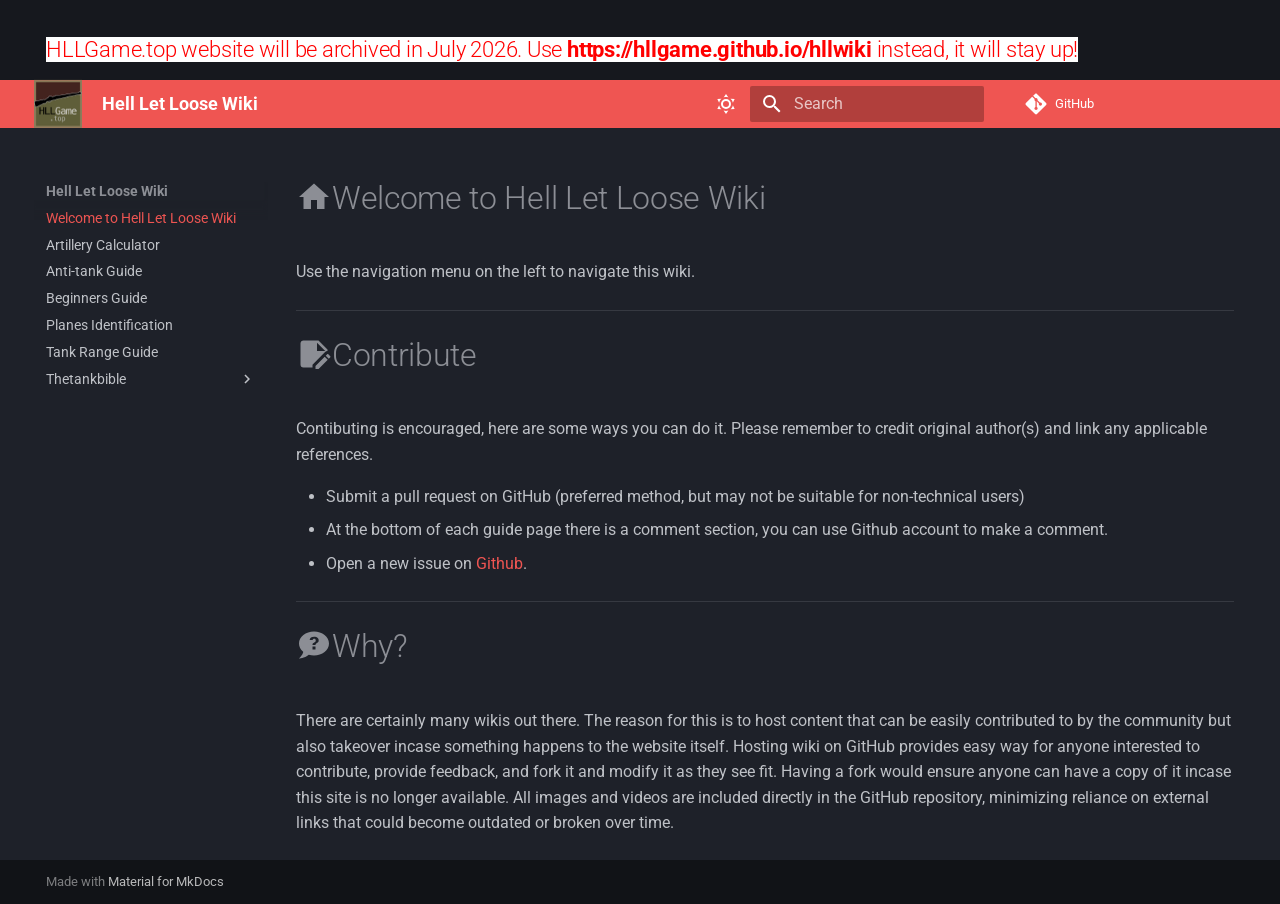
<file: index.html>
<!DOCTYPE html><html lang="en" class="no-js"><head>
    
      <meta charset="utf-8">
      <meta name="viewport" content="width=device-width,initial-scale=1">
      
      
      
        <link rel="canonical" href="https://hllgame.top/index.html">
      
      
      
        <link rel="next" href="artillerycalc.html">
      
      
        
      
      
      <link rel="icon" href="assets/HLLGameLogo256.png">
      <meta name="generator" content="mkdocs-1.6.1, mkdocs-material-9.7.6">
    
    
      
        <title>Hell Let Loose Wiki</title>
      
    
    
      <link rel="stylesheet" href="assets/stylesheets/main.484c7ddc.min.css">
      
        
        <link rel="stylesheet" href="assets/stylesheets/palette.ab4e12ef.min.css">
      
      


    
    
      
    
    
      
        
        
        <link rel="preconnect" href="https://fonts.gstatic.com" crossorigin="">
        <link rel="stylesheet" href="https://fonts.googleapis.com/css?family=Roboto:300,300i,400,400i,700,700i%7CRoboto+Mono:400,400i,700,700i&amp;display=fallback">
        <style>:root{--md-text-font:"Roboto";--md-code-font:"Roboto Mono"}</style>
      
    
    
      <link rel="stylesheet" href="stylesheets/extra.css">
    
    <script>__md_scope=new URL(".",location),__md_hash=e=>[...e].reduce(((e,_)=>(e<<5)-e+_.charCodeAt(0)),0),__md_get=(e,_=localStorage,t=__md_scope)=>JSON.parse(_.getItem(t.pathname+"."+e)),__md_set=(e,_,t=localStorage,a=__md_scope)=>{try{t.setItem(a.pathname+"."+e,JSON.stringify(_))}catch(e){}}</script>
    
      

    
    
  <script defer="" src="https://hello.hllgame.top/script.js" data-website-id="2c1f5269-76ba-499f-8afd-b5ee31a5dc1e">
  </script>

  <link href="assets/stylesheets/glightbox.min.css" rel="stylesheet"><script src="assets/javascripts/glightbox.min.js"></script><style id="glightbox-style">
            html.glightbox-open { overflow: initial; height: 100%; }
            .gslide-title { margin-top: 0px; user-select: text; }
            .gslide-desc { color: #666; user-select: text; }
            .gslide-image img { background: white; }
            .gscrollbar-fixer { padding-right: 15px; }
            .gdesc-inner { font-size: 0.75rem; }
            body[data-md-color-scheme="slate"] .gdesc-inner { background: var(--md-default-bg-color); }
            body[data-md-color-scheme="slate"] .gslide-title { color: var(--md-default-fg-color); }
            body[data-md-color-scheme="slate"] .gslide-desc { color: var(--md-default-fg-color); }
        </style></head>
  
  
    
    
      
    
    
    
    
    <body dir="ltr" data-md-color-scheme="slate" data-md-color-primary="red" data-md-color-accent="deep-purple">
  
    
    <input class="md-toggle" data-md-toggle="drawer" type="checkbox" id="__drawer" autocomplete="off">
    <input class="md-toggle" data-md-toggle="search" type="checkbox" id="__search" autocomplete="off">
    <label class="md-overlay" for="__drawer"></label>
    <div data-md-component="skip">
      
        
        <a href="#welcome-to-hell-let-loose-wiki" class="md-skip">
          Skip to content
        </a>
      
    </div>
    <div data-md-component="announce">
      
        <aside class="md-banner">
          <div class="md-banner__inner md-grid md-typeset">
            
            
  <h2><span style="color: #ff0000; background-color: #ffffff;">HLLGame.top website will be archived in July 2026. Use <strong><a style="color: #ff0000; background-color: #ffffff;" href="https://hllgame.github.io/hllwiki">https://hllgame.github.io/hllwiki</a></strong> instead, it will stay up!</span></h2>

          </div>
          
        </aside>
      
    </div>
    
    
      

  

<header class="md-header md-header--shadow" data-md-component="header">
  <nav class="md-header__inner md-grid" aria-label="Header">
    <a href="index.html" title="Hell Let Loose Wiki" class="md-header__button md-logo" aria-label="Hell Let Loose Wiki" data-md-component="logo">
      
  <img src="assets/HLLGameLogo256.png" alt="logo">

    </a>
    <label class="md-header__button md-icon" for="__drawer">
      
      <svg xmlns="http://www.w3.org/2000/svg" viewBox="0 0 24 24"><path d="M3 6h18v2H3zm0 5h18v2H3zm0 5h18v2H3z"></path></svg>
    </label>
    <div class="md-header__title" data-md-component="header-title">
      <div class="md-header__ellipsis">
        <div class="md-header__topic">
          <span class="md-ellipsis">
            Hell Let Loose Wiki
          </span>
        </div>
        <div class="md-header__topic" data-md-component="header-topic">
          <span class="md-ellipsis">
            
              Welcome to Hell Let Loose Wiki
            
          </span>
        </div>
      </div>
    </div>
    
      
        <form class="md-header__option" data-md-component="palette">
  
    
    
    
    <input class="md-option" data-md-color-media="" data-md-color-scheme="slate" data-md-color-primary="red" data-md-color-accent="deep-purple" aria-label="Dark mode" type="radio" name="__palette" id="__palette_0">
    
      <label class="md-header__button md-icon" title="Dark mode" for="__palette_1" hidden="">
        <svg xmlns="http://www.w3.org/2000/svg" viewBox="0 0 24 24"><path d="M12 7a5 5 0 0 1 5 5 5 5 0 0 1-5 5 5 5 0 0 1-5-5 5 5 0 0 1 5-5m0 2a3 3 0 0 0-3 3 3 3 0 0 0 3 3 3 3 0 0 0 3-3 3 3 0 0 0-3-3m0-7 2.39 3.42C13.65 5.15 12.84 5 12 5s-1.65.15-2.39.42zM3.34 7l4.16-.35A7.2 7.2 0 0 0 5.94 8.5c-.44.74-.69 1.5-.83 2.29zm.02 10 1.76-3.77a7.131 7.131 0 0 0 2.38 4.14zM20.65 7l-1.77 3.79a7.02 7.02 0 0 0-2.38-4.15zm-.01 10-4.14.36c.59-.51 1.12-1.14 1.54-1.86.42-.73.69-1.5.83-2.29zM12 22l-2.41-3.44c.74.27 1.55.44 2.41.44.82 0 1.63-.17 2.37-.44z"></path></svg>
      </label>
    
  
    
    
    
    <input class="md-option" data-md-color-media="" data-md-color-scheme="default" data-md-color-primary="green" data-md-color-accent="deep-orange" aria-label="Light mode" type="radio" name="__palette" id="__palette_1">
    
      <label class="md-header__button md-icon" title="Light mode" for="__palette_0" hidden="">
        <svg xmlns="http://www.w3.org/2000/svg" viewBox="0 0 24 24"><path d="m17.75 4.09-2.53 1.94.91 3.06-2.63-1.81-2.63 1.81.91-3.06-2.53-1.94L12.44 4l1.06-3 1.06 3zm3.5 6.91-1.64 1.25.59 1.98-1.7-1.17-1.7 1.17.59-1.98L15.75 11l2.06-.05L18.5 9l.69 1.95zm-2.28 4.95c.83-.08 1.72 1.1 1.19 1.85-.32.45-.66.87-1.08 1.27C15.17 23 8.84 23 4.94 19.07c-3.91-3.9-3.91-10.24 0-14.14.4-.4.82-.76 1.27-1.08.75-.53 1.93.36 1.85 1.19-.27 2.86.69 5.83 2.89 8.02a9.96 9.96 0 0 0 8.02 2.89m-1.64 2.02a12.08 12.08 0 0 1-7.8-3.47c-2.17-2.19-3.33-5-3.49-7.82-2.81 3.14-2.7 7.96.31 10.98 3.02 3.01 7.84 3.12 10.98.31"></path></svg>
      </label>
    
  
</form>
      
    
    
      <script>var palette=__md_get("__palette");if(palette&&palette.color){if("(prefers-color-scheme)"===palette.color.media){var media=matchMedia("(prefers-color-scheme: light)"),input=document.querySelector(media.matches?"[data-md-color-media='(prefers-color-scheme: light)']":"[data-md-color-media='(prefers-color-scheme: dark)']");palette.color.media=input.getAttribute("data-md-color-media"),palette.color.scheme=input.getAttribute("data-md-color-scheme"),palette.color.primary=input.getAttribute("data-md-color-primary"),palette.color.accent=input.getAttribute("data-md-color-accent")}for(var[key,value]of Object.entries(palette.color))document.body.setAttribute("data-md-color-"+key,value)}</script>
    
    
    
      
      
        <label class="md-header__button md-icon" for="__search">
          
          <svg xmlns="http://www.w3.org/2000/svg" viewBox="0 0 24 24"><path d="M9.5 3A6.5 6.5 0 0 1 16 9.5c0 1.61-.59 3.09-1.56 4.23l.27.27h.79l5 5-1.5 1.5-5-5v-.79l-.27-.27A6.52 6.52 0 0 1 9.5 16 6.5 6.5 0 0 1 3 9.5 6.5 6.5 0 0 1 9.5 3m0 2C7 5 5 7 5 9.5S7 14 9.5 14 14 12 14 9.5 12 5 9.5 5"></path></svg>
        </label>
        <div class="md-search" data-md-component="search" role="dialog">
  <label class="md-search__overlay" for="__search"></label>
  <div class="md-search__inner" role="search">
    <form class="md-search__form" name="search">
      <input type="text" class="md-search__input" name="query" aria-label="Search" placeholder="Search" autocapitalize="off" autocorrect="off" autocomplete="off" spellcheck="false" data-md-component="search-query" required="">
      <label class="md-search__icon md-icon" for="__search">
        
        <svg xmlns="http://www.w3.org/2000/svg" viewBox="0 0 24 24"><path d="M9.5 3A6.5 6.5 0 0 1 16 9.5c0 1.61-.59 3.09-1.56 4.23l.27.27h.79l5 5-1.5 1.5-5-5v-.79l-.27-.27A6.52 6.52 0 0 1 9.5 16 6.5 6.5 0 0 1 3 9.5 6.5 6.5 0 0 1 9.5 3m0 2C7 5 5 7 5 9.5S7 14 9.5 14 14 12 14 9.5 12 5 9.5 5"></path></svg>
        
        <svg xmlns="http://www.w3.org/2000/svg" viewBox="0 0 24 24"><path d="M20 11v2H8l5.5 5.5-1.42 1.42L4.16 12l7.92-7.92L13.5 5.5 8 11z"></path></svg>
      </label>
      <nav class="md-search__options" aria-label="Search">
        
        <button type="reset" class="md-search__icon md-icon" title="Clear" aria-label="Clear" tabindex="-1">
          
          <svg xmlns="http://www.w3.org/2000/svg" viewBox="0 0 24 24"><path d="M19 6.41 17.59 5 12 10.59 6.41 5 5 6.41 10.59 12 5 17.59 6.41 19 12 13.41 17.59 19 19 17.59 13.41 12z"></path></svg>
        </button>
      </nav>
      
    </form>
    <div class="md-search__output">
      <div class="md-search__scrollwrap" tabindex="0" data-md-scrollfix="">
        <div class="md-search-result" data-md-component="search-result">
          <div class="md-search-result__meta">
            Initializing search
          </div>
          <ol class="md-search-result__list" role="presentation"></ol>
        </div>
      </div>
    </div>
  </div>
</div>
      
    
    
      <div class="md-header__source">
        <a href="https://github.com/hllgame/hllwiki" title="Go to repository" class="md-source" data-md-component="source">
  <div class="md-source__icon md-icon">
    
    <svg xmlns="http://www.w3.org/2000/svg" viewBox="0 0 448 512"><!--! Font Awesome Free 7.1.0 by @fontawesome - https://fontawesome.com License - https://fontawesome.com/license/free (Icons: CC BY 4.0, Fonts: SIL OFL 1.1, Code: MIT License) Copyright 2025 Fonticons, Inc.--><path d="M439.6 236.1 244 40.5c-5.4-5.5-12.8-8.5-20.4-8.5s-15 3-20.4 8.4L162.5 81l51.5 51.5c27.1-9.1 52.7 16.8 43.4 43.7l49.7 49.7c34.2-11.8 61.2 31 35.5 56.7-26.5 26.5-70.2-2.9-56-37.3L240.3 199v121.9c25.3 12.5 22.3 41.8 9.1 55-6.4 6.4-15.2 10.1-24.3 10.1s-17.8-3.6-24.3-10.1c-17.6-17.6-11.1-46.9 11.2-56v-123c-20.8-8.5-24.6-30.7-18.6-45L142.6 101 8.5 235.1C3 240.6 0 247.9 0 255.5s3 15 8.5 20.4l195.6 195.7c5.4 5.4 12.7 8.4 20.4 8.4s15-3 20.4-8.4l194.7-194.7c5.4-5.4 8.4-12.8 8.4-20.4s-3-15-8.4-20.4"></path></svg>
  </div>
  <div class="md-source__repository">
    GitHub
  </div>
</a>
      </div>
    
  </nav>
  
</header>
    
    <div class="md-container" data-md-component="container">
      
      
        
          
        
      
      <main class="md-main" data-md-component="main">
        <div class="md-main__inner md-grid">
          
            
              
              <div class="md-sidebar md-sidebar--primary" data-md-component="sidebar" data-md-type="navigation">
                <div class="md-sidebar__scrollwrap">
                  <div class="md-sidebar__inner">
                    



  

<nav class="md-nav md-nav--primary md-nav--integrated" aria-label="Navigation" data-md-level="0">
  <label class="md-nav__title" for="__drawer">
    <a href="index.html" title="Hell Let Loose Wiki" class="md-nav__button md-logo" aria-label="Hell Let Loose Wiki" data-md-component="logo">
      
  <img src="assets/HLLGameLogo256.png" alt="logo">

    </a>
    Hell Let Loose Wiki
  </label>
  
    <div class="md-nav__source">
      <a href="https://github.com/hllgame/hllwiki" title="Go to repository" class="md-source" data-md-component="source">
  <div class="md-source__icon md-icon">
    
    <svg xmlns="http://www.w3.org/2000/svg" viewBox="0 0 448 512"><!--! Font Awesome Free 7.1.0 by @fontawesome - https://fontawesome.com License - https://fontawesome.com/license/free (Icons: CC BY 4.0, Fonts: SIL OFL 1.1, Code: MIT License) Copyright 2025 Fonticons, Inc.--><path d="M439.6 236.1 244 40.5c-5.4-5.5-12.8-8.5-20.4-8.5s-15 3-20.4 8.4L162.5 81l51.5 51.5c27.1-9.1 52.7 16.8 43.4 43.7l49.7 49.7c34.2-11.8 61.2 31 35.5 56.7-26.5 26.5-70.2-2.9-56-37.3L240.3 199v121.9c25.3 12.5 22.3 41.8 9.1 55-6.4 6.4-15.2 10.1-24.3 10.1s-17.8-3.6-24.3-10.1c-17.6-17.6-11.1-46.9 11.2-56v-123c-20.8-8.5-24.6-30.7-18.6-45L142.6 101 8.5 235.1C3 240.6 0 247.9 0 255.5s3 15 8.5 20.4l195.6 195.7c5.4 5.4 12.7 8.4 20.4 8.4s15-3 20.4-8.4l194.7-194.7c5.4-5.4 8.4-12.8 8.4-20.4s-3-15-8.4-20.4"></path></svg>
  </div>
  <div class="md-source__repository">
    GitHub
  </div>
</a>
    </div>
  
  <ul class="md-nav__list" data-md-scrollfix="">
    
      
      
  
  
    
  
  
  
    <li class="md-nav__item md-nav__item--active">
      
      <input class="md-nav__toggle md-toggle" type="checkbox" id="__toc">
      
      
        
      
      
      <a href="index.html" class="md-nav__link md-nav__link--active">
        
  
  
  <span class="md-ellipsis">
    
  
    Welcome to Hell Let Loose Wiki
  

    
  </span>
  
  

      </a>
      
    </li>
  

    
      
      
  
  
  
  
    <li class="md-nav__item">
      <a href="artillerycalc.html" class="md-nav__link">
        
  
  
  <span class="md-ellipsis">
    
  
    Artillery Calculator
  

    
  </span>
  
  

      </a>
    </li>
  

    
      
      
  
  
  
  
    <li class="md-nav__item">
      <a href="atguide.html" class="md-nav__link">
        
  
  
  <span class="md-ellipsis">
    
  
    Anti-tank Guide
  

    
  </span>
  
  

      </a>
    </li>
  

    
      
      
  
  
  
  
    <li class="md-nav__item">
      <a href="beginnersguide.html" class="md-nav__link">
        
  
  
  <span class="md-ellipsis">
    
  
    Beginners Guide
  

    
  </span>
  
  

      </a>
    </li>
  

    
      
      
  
  
  
  
    <li class="md-nav__item">
      <a href="planesidentification.html" class="md-nav__link">
        
  
  
  <span class="md-ellipsis">
    
  
    Planes Identification
  

    
  </span>
  
  

      </a>
    </li>
  

    
      
      
  
  
  
  
    <li class="md-nav__item">
      <a href="tankrange.html" class="md-nav__link">
        
  
  
  <span class="md-ellipsis">
    
  
    Tank Range Guide
  

    
  </span>
  
  

      </a>
    </li>
  

    
      
      
  
  
  
  
    
    
    
    
    
    <li class="md-nav__item md-nav__item--nested">
      
        
        
        <input class="md-nav__toggle md-toggle " type="checkbox" id="__nav_7">
        
          
          <label class="md-nav__link" for="__nav_7" id="__nav_7_label" tabindex="0">
            
  
  
  <span class="md-ellipsis">
    
  
    Thetankbible
  

    
  </span>
  
  

            <span class="md-nav__icon md-icon"></span>
          </label>
        
        <nav class="md-nav" data-md-level="1" aria-labelledby="__nav_7_label" aria-expanded="false">
          <label class="md-nav__title" for="__nav_7">
            <span class="md-nav__icon md-icon"></span>
            
  
    Thetankbible
  

          </label>
          <ul class="md-nav__list" data-md-scrollfix="">
            
              
                
  
  
  
  
    <li class="md-nav__item">
      <a href="thetankbible/thetankbible.html" class="md-nav__link">
        
  
  
  <span class="md-ellipsis">
    
  
    Thetankbible
  

    
  </span>
  
  

      </a>
    </li>
  

              
            
          </ul>
        </nav>
      
    </li>
  

    
  </ul>
</nav>
                  </div>
                </div>
              </div>
            
            
          
          
            <div class="md-content" data-md-component="content">
              
              <article class="md-content__inner md-typeset">
                
                  


  
  


<h1 id="welcome-to-hell-let-loose-wiki"><span class="twemoji"><svg xmlns="http://www.w3.org/2000/svg" viewBox="0 0 24 24"><path d="M10 20v-6h4v6h5v-8h3L12 3 2 12h3v8z"></path></svg></span>Welcome to Hell Let Loose Wiki</h1>
<p>Use the navigation menu on the left to navigate this wiki.</p>
<hr>
<h1 id="contribute"><span class="twemoji"><svg xmlns="http://www.w3.org/2000/svg" viewBox="0 0 24 24"><path d="M21 10V9l-6-6H5c-1.11 0-2 .89-2 2v14a2 2 0 0 0 2 2h6v-1.87l8.39-8.39c.44-.44 1-.68 1.61-.74m-7-5.5 5.5 5.5H14zm8.85 9.69-.98.98-2.04-2.04.98-.98c.19-.2.52-.2.72 0l1.32 1.32c.2.2.2.53 0 .72m-3.72-.36 2.04 2.04L15.04 22H13v-2.04z"></path></svg></span>Contribute</h1>
<p>Contibuting is encouraged, here are some ways you can do it. Please remember to credit original author(s) and link any applicable references.</p>
<ul>
<li>Submit a pull request on GitHub (preferred method, but may not be suitable for non-technical users)</li>
<li>At the bottom of each guide page there is a comment section, you can use Github account to make a comment.</li>
<li>Open a new issue on <a href="https://github.com/hllgame/hllwiki/issues">Github</a>.</li>
</ul>
<hr>
<h1 id="why"><span class="twemoji"><svg xmlns="http://www.w3.org/2000/svg" viewBox="0 0 24 24"><path d="M12 3C6.5 3 2 6.6 2 11c0 2.1 1 4.1 2.8 5.5 0 .6-.4 2.2-2.8 4.5 0 0 3.5 0 6.5-2.5 1.1.3 2.3.5 3.5.5 5.5 0 10-3.6 10-8s-4.5-8-10-8m1 12h-2v-2h2zm1.8-5c-.3.4-.7.6-1.1.8-.3.2-.4.3-.5.5-.2.2-.2.4-.2.7h-2c0-.5.1-.8.3-1.1.2-.2.6-.5 1.1-.8.3-.1.5-.3.6-.5s.2-.5.2-.7c0-.3-.1-.5-.3-.7s-.5-.3-.8-.3-.5.1-.7.2q-.3.15-.3.6h-2c.1-.7.4-1.3.9-1.7s1.2-.5 2.1-.5 1.7.2 2.2.6.8 1 .8 1.7q.15.6-.3 1.2"></path></svg></span>Why?</h1>
<p>There are certainly many wikis out there. The reason for this is to host content that can be easily contributed to by the community but also takeover incase something happens to the website itself. Hosting wiki on GitHub provides easy way for anyone interested to contribute, provide feedback, and fork it and modify it as they see fit. Having a fork would ensure anyone can have a copy of it incase this site is no longer available. All images and videos are included directly in the GitHub repository, minimizing reliance on external links that could become outdated or broken over time.</p>












                
              </article>
            </div>
          
          
<script>var target=document.getElementById(location.hash.slice(1));target&&target.name&&(target.checked=target.name.startsWith("__tabbed_"))</script>
        </div>
        
          <button type="button" class="md-top md-icon" data-md-component="top" hidden="">
  
  <svg xmlns="http://www.w3.org/2000/svg" viewBox="0 0 24 24"><path d="M13 20h-2V8l-5.5 5.5-1.42-1.42L12 4.16l7.92 7.92-1.42 1.42L13 8z"></path></svg>
  Back to top
</button>
        
      </main>
      
        <footer class="md-footer">
  
  <div class="md-footer-meta md-typeset">
    <div class="md-footer-meta__inner md-grid">
      <div class="md-copyright">
  
  
    Made with
    <a href="https://squidfunk.github.io/mkdocs-material/" target="_blank" rel="noopener">
      Material for MkDocs
    </a>
  
</div>
      
    </div>
  </div>
</footer>
      
    </div>
    <div class="md-dialog" data-md-component="dialog">
      <div class="md-dialog__inner md-typeset"></div>
    </div>
    
    
    
      
      
      <script id="__config" type="application/json">{"annotate": null, "base": ".", "features": ["navigation.top", "toc.integrate"], "search": "assets/javascripts/workers/search.2c215733.min.js", "tags": null, "translations": {"clipboard.copied": "Copied to clipboard", "clipboard.copy": "Copy to clipboard", "search.result.more.one": "1 more on this page", "search.result.more.other": "# more on this page", "search.result.none": "No matching documents", "search.result.one": "1 matching document", "search.result.other": "# matching documents", "search.result.placeholder": "Type to start searching", "search.result.term.missing": "Missing", "select.version": "Select version"}, "version": null}</script>
    
    
      <script src="assets/javascripts/bundle.79ae519e.min.js"></script>
      
    
  
<script id="init-glightbox">const lightbox = GLightbox({"touchNavigation": true, "loop": false, "zoomable": true, "draggable": true, "openEffect": "zoom", "closeEffect": "zoom", "slideEffect": "slide"});
document$.subscribe(()=>{ lightbox.reload(); });
</script></body></html>
</file>
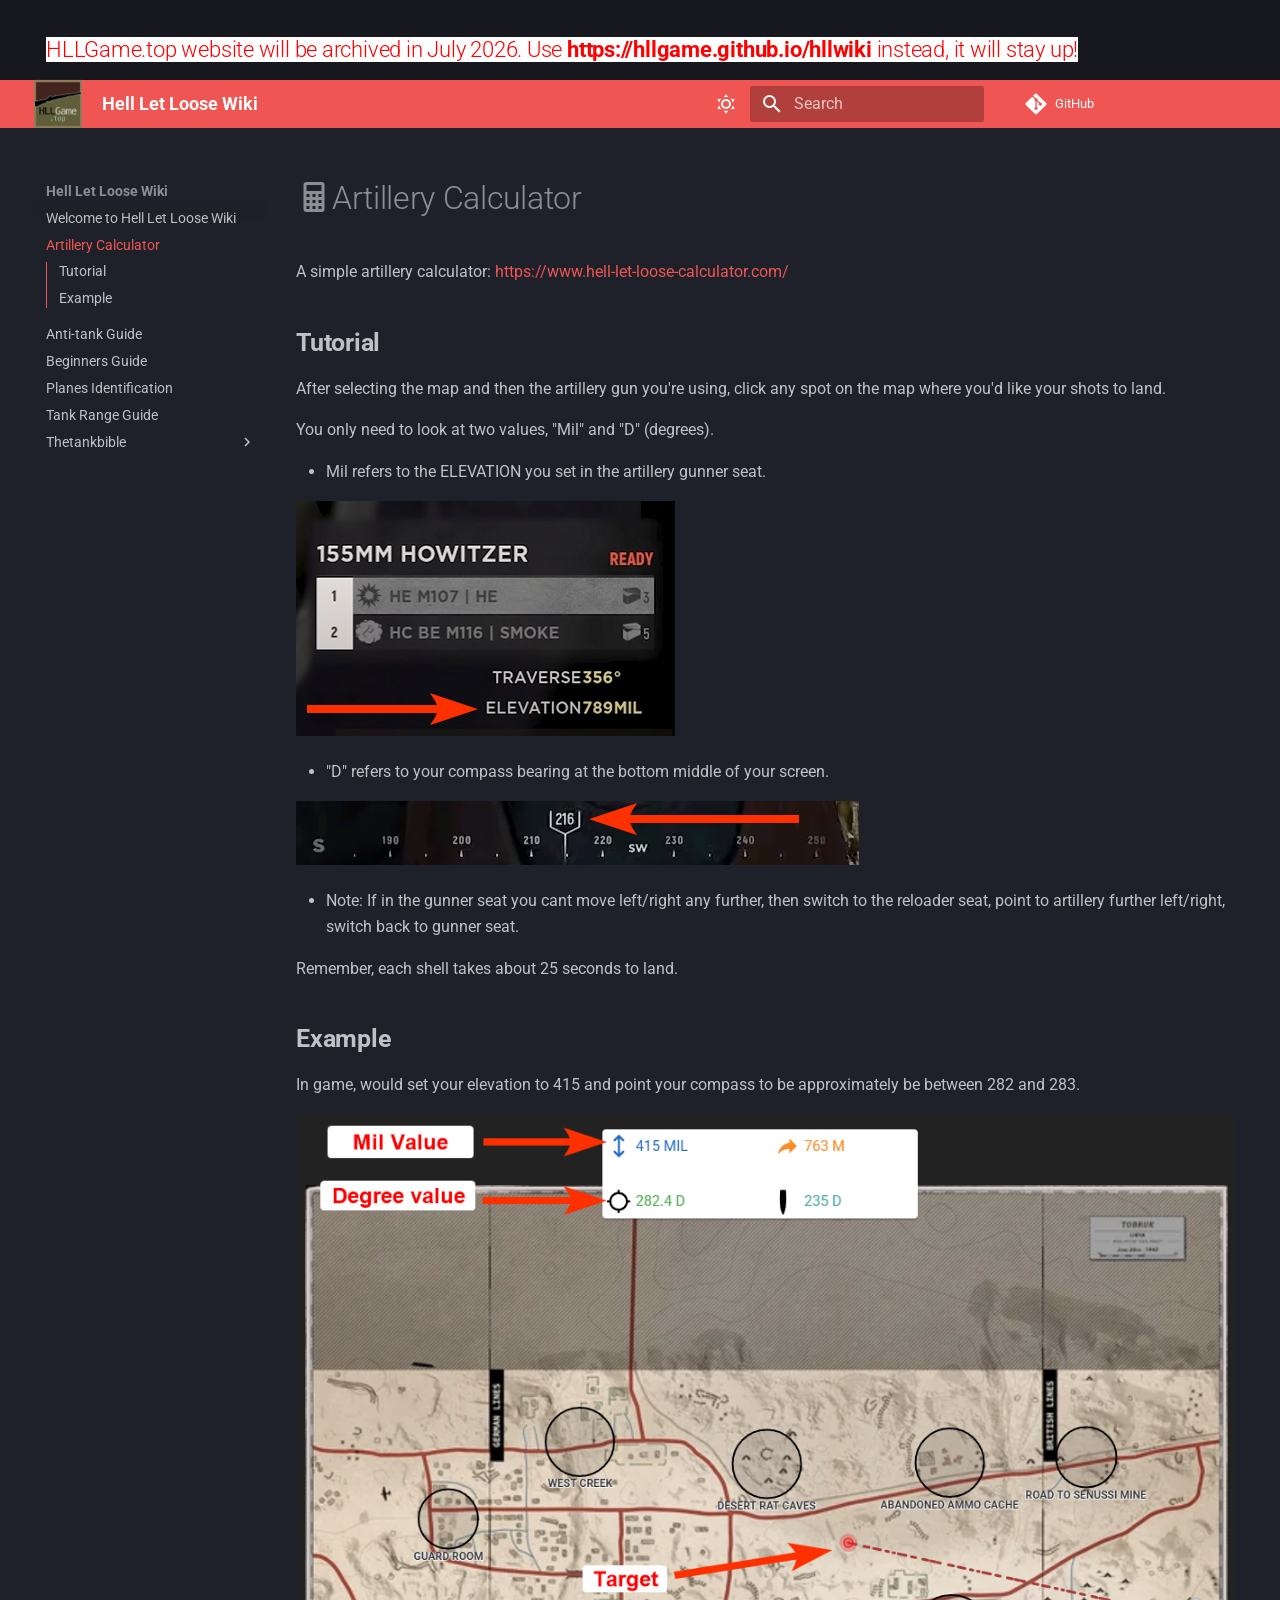
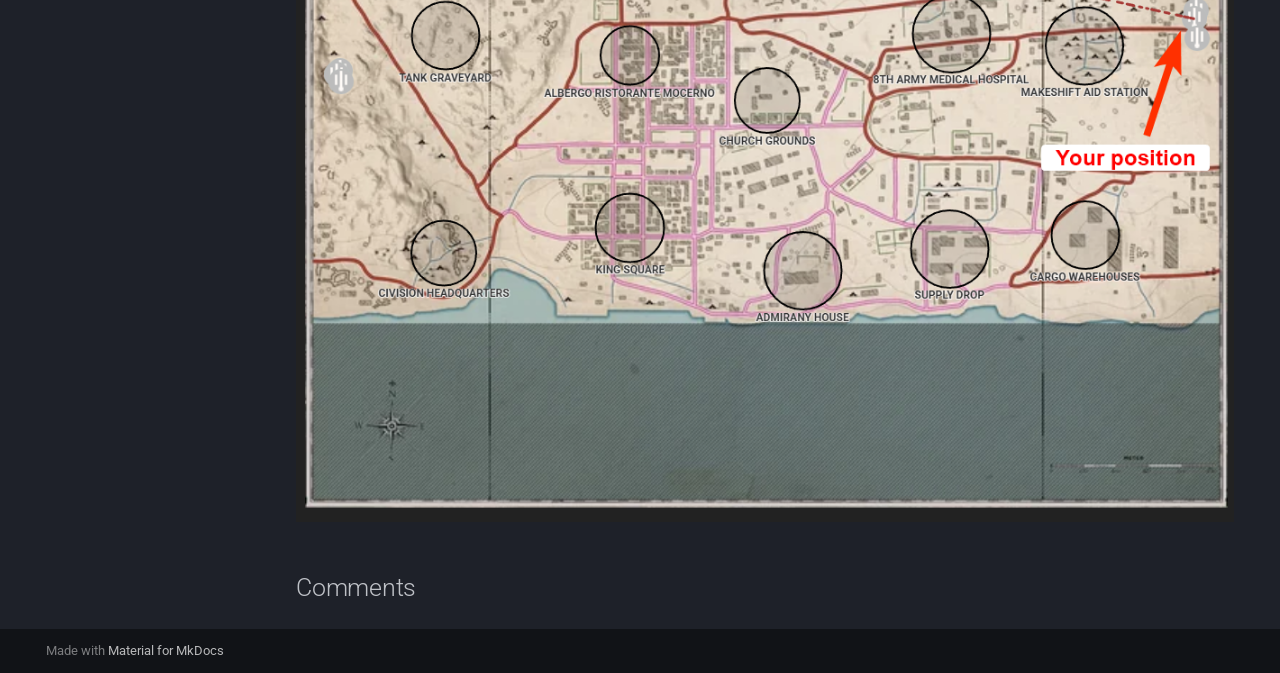
<file: artillerycalc.html>
<!DOCTYPE html><html lang="en" class="no-js"><head>
    
      <meta charset="utf-8">
      <meta name="viewport" content="width=device-width,initial-scale=1">
      
      
      
        <link rel="canonical" href="https://hllgame.top/artillerycalc.html">
      
      
        <link rel="prev" href="index.html">
      
      
        <link rel="next" href="atguide.html">
      
      
        
      
      
      <link rel="icon" href="assets/HLLGameLogo256.png">
      <meta name="generator" content="mkdocs-1.6.1, mkdocs-material-9.7.6">
    
    
      
        <title>Artillery Calculator - Hell Let Loose Wiki</title>
      
    
    
      <link rel="stylesheet" href="assets/stylesheets/main.484c7ddc.min.css">
      
        
        <link rel="stylesheet" href="assets/stylesheets/palette.ab4e12ef.min.css">
      
      


    
    
      
    
    
      
        
        
        <link rel="preconnect" href="https://fonts.gstatic.com" crossorigin="">
        <link rel="stylesheet" href="https://fonts.googleapis.com/css?family=Roboto:300,300i,400,400i,700,700i%7CRoboto+Mono:400,400i,700,700i&amp;display=fallback">
        <style>:root{--md-text-font:"Roboto";--md-code-font:"Roboto Mono"}</style>
      
    
    
      <link rel="stylesheet" href="stylesheets/extra.css">
    
    <script>__md_scope=new URL(".",location),__md_hash=e=>[...e].reduce(((e,_)=>(e<<5)-e+_.charCodeAt(0)),0),__md_get=(e,_=localStorage,t=__md_scope)=>JSON.parse(_.getItem(t.pathname+"."+e)),__md_set=(e,_,t=localStorage,a=__md_scope)=>{try{t.setItem(a.pathname+"."+e,JSON.stringify(_))}catch(e){}}</script>
    
      

    
    
  <script defer="" src="https://hello.hllgame.top/script.js" data-website-id="2c1f5269-76ba-499f-8afd-b5ee31a5dc1e">
  </script>

  <link href="assets/stylesheets/glightbox.min.css" rel="stylesheet"><script src="assets/javascripts/glightbox.min.js"></script><style id="glightbox-style">
            html.glightbox-open { overflow: initial; height: 100%; }
            .gslide-title { margin-top: 0px; user-select: text; }
            .gslide-desc { color: #666; user-select: text; }
            .gslide-image img { background: white; }
            .gscrollbar-fixer { padding-right: 15px; }
            .gdesc-inner { font-size: 0.75rem; }
            body[data-md-color-scheme="slate"] .gdesc-inner { background: var(--md-default-bg-color); }
            body[data-md-color-scheme="slate"] .gslide-title { color: var(--md-default-fg-color); }
            body[data-md-color-scheme="slate"] .gslide-desc { color: var(--md-default-fg-color); }
        </style></head>
  
  
    
    
      
    
    
    
    
    <body dir="ltr" data-md-color-scheme="slate" data-md-color-primary="red" data-md-color-accent="deep-purple">
  
    
    <input class="md-toggle" data-md-toggle="drawer" type="checkbox" id="__drawer" autocomplete="off">
    <input class="md-toggle" data-md-toggle="search" type="checkbox" id="__search" autocomplete="off">
    <label class="md-overlay" for="__drawer"></label>
    <div data-md-component="skip">
      
        
        <a href="#artillery-calculator" class="md-skip">
          Skip to content
        </a>
      
    </div>
    <div data-md-component="announce">
      
        <aside class="md-banner">
          <div class="md-banner__inner md-grid md-typeset">
            
            
  <h2><span style="color: #ff0000; background-color: #ffffff;">HLLGame.top website will be archived in July 2026. Use <strong><a style="color: #ff0000; background-color: #ffffff;" href="https://hllgame.github.io/hllwiki">https://hllgame.github.io/hllwiki</a></strong> instead, it will stay up!</span></h2>

          </div>
          
        </aside>
      
    </div>
    
    
      

  

<header class="md-header md-header--shadow" data-md-component="header">
  <nav class="md-header__inner md-grid" aria-label="Header">
    <a href="index.html" title="Hell Let Loose Wiki" class="md-header__button md-logo" aria-label="Hell Let Loose Wiki" data-md-component="logo">
      
  <img src="assets/HLLGameLogo256.png" alt="logo">

    </a>
    <label class="md-header__button md-icon" for="__drawer">
      
      <svg xmlns="http://www.w3.org/2000/svg" viewBox="0 0 24 24"><path d="M3 6h18v2H3zm0 5h18v2H3zm0 5h18v2H3z"></path></svg>
    </label>
    <div class="md-header__title" data-md-component="header-title">
      <div class="md-header__ellipsis">
        <div class="md-header__topic">
          <span class="md-ellipsis">
            Hell Let Loose Wiki
          </span>
        </div>
        <div class="md-header__topic" data-md-component="header-topic">
          <span class="md-ellipsis">
            
              Artillery Calculator
            
          </span>
        </div>
      </div>
    </div>
    
      
        <form class="md-header__option" data-md-component="palette">
  
    
    
    
    <input class="md-option" data-md-color-media="" data-md-color-scheme="slate" data-md-color-primary="red" data-md-color-accent="deep-purple" aria-label="Dark mode" type="radio" name="__palette" id="__palette_0">
    
      <label class="md-header__button md-icon" title="Dark mode" for="__palette_1" hidden="">
        <svg xmlns="http://www.w3.org/2000/svg" viewBox="0 0 24 24"><path d="M12 7a5 5 0 0 1 5 5 5 5 0 0 1-5 5 5 5 0 0 1-5-5 5 5 0 0 1 5-5m0 2a3 3 0 0 0-3 3 3 3 0 0 0 3 3 3 3 0 0 0 3-3 3 3 0 0 0-3-3m0-7 2.39 3.42C13.65 5.15 12.84 5 12 5s-1.65.15-2.39.42zM3.34 7l4.16-.35A7.2 7.2 0 0 0 5.94 8.5c-.44.74-.69 1.5-.83 2.29zm.02 10 1.76-3.77a7.131 7.131 0 0 0 2.38 4.14zM20.65 7l-1.77 3.79a7.02 7.02 0 0 0-2.38-4.15zm-.01 10-4.14.36c.59-.51 1.12-1.14 1.54-1.86.42-.73.69-1.5.83-2.29zM12 22l-2.41-3.44c.74.27 1.55.44 2.41.44.82 0 1.63-.17 2.37-.44z"></path></svg>
      </label>
    
  
    
    
    
    <input class="md-option" data-md-color-media="" data-md-color-scheme="default" data-md-color-primary="green" data-md-color-accent="deep-orange" aria-label="Light mode" type="radio" name="__palette" id="__palette_1">
    
      <label class="md-header__button md-icon" title="Light mode" for="__palette_0" hidden="">
        <svg xmlns="http://www.w3.org/2000/svg" viewBox="0 0 24 24"><path d="m17.75 4.09-2.53 1.94.91 3.06-2.63-1.81-2.63 1.81.91-3.06-2.53-1.94L12.44 4l1.06-3 1.06 3zm3.5 6.91-1.64 1.25.59 1.98-1.7-1.17-1.7 1.17.59-1.98L15.75 11l2.06-.05L18.5 9l.69 1.95zm-2.28 4.95c.83-.08 1.72 1.1 1.19 1.85-.32.45-.66.87-1.08 1.27C15.17 23 8.84 23 4.94 19.07c-3.91-3.9-3.91-10.24 0-14.14.4-.4.82-.76 1.27-1.08.75-.53 1.93.36 1.85 1.19-.27 2.86.69 5.83 2.89 8.02a9.96 9.96 0 0 0 8.02 2.89m-1.64 2.02a12.08 12.08 0 0 1-7.8-3.47c-2.17-2.19-3.33-5-3.49-7.82-2.81 3.14-2.7 7.96.31 10.98 3.02 3.01 7.84 3.12 10.98.31"></path></svg>
      </label>
    
  
</form>
      
    
    
      <script>var palette=__md_get("__palette");if(palette&&palette.color){if("(prefers-color-scheme)"===palette.color.media){var media=matchMedia("(prefers-color-scheme: light)"),input=document.querySelector(media.matches?"[data-md-color-media='(prefers-color-scheme: light)']":"[data-md-color-media='(prefers-color-scheme: dark)']");palette.color.media=input.getAttribute("data-md-color-media"),palette.color.scheme=input.getAttribute("data-md-color-scheme"),palette.color.primary=input.getAttribute("data-md-color-primary"),palette.color.accent=input.getAttribute("data-md-color-accent")}for(var[key,value]of Object.entries(palette.color))document.body.setAttribute("data-md-color-"+key,value)}</script>
    
    
    
      
      
        <label class="md-header__button md-icon" for="__search">
          
          <svg xmlns="http://www.w3.org/2000/svg" viewBox="0 0 24 24"><path d="M9.5 3A6.5 6.5 0 0 1 16 9.5c0 1.61-.59 3.09-1.56 4.23l.27.27h.79l5 5-1.5 1.5-5-5v-.79l-.27-.27A6.52 6.52 0 0 1 9.5 16 6.5 6.5 0 0 1 3 9.5 6.5 6.5 0 0 1 9.5 3m0 2C7 5 5 7 5 9.5S7 14 9.5 14 14 12 14 9.5 12 5 9.5 5"></path></svg>
        </label>
        <div class="md-search" data-md-component="search" role="dialog">
  <label class="md-search__overlay" for="__search"></label>
  <div class="md-search__inner" role="search">
    <form class="md-search__form" name="search">
      <input type="text" class="md-search__input" name="query" aria-label="Search" placeholder="Search" autocapitalize="off" autocorrect="off" autocomplete="off" spellcheck="false" data-md-component="search-query" required="">
      <label class="md-search__icon md-icon" for="__search">
        
        <svg xmlns="http://www.w3.org/2000/svg" viewBox="0 0 24 24"><path d="M9.5 3A6.5 6.5 0 0 1 16 9.5c0 1.61-.59 3.09-1.56 4.23l.27.27h.79l5 5-1.5 1.5-5-5v-.79l-.27-.27A6.52 6.52 0 0 1 9.5 16 6.5 6.5 0 0 1 3 9.5 6.5 6.5 0 0 1 9.5 3m0 2C7 5 5 7 5 9.5S7 14 9.5 14 14 12 14 9.5 12 5 9.5 5"></path></svg>
        
        <svg xmlns="http://www.w3.org/2000/svg" viewBox="0 0 24 24"><path d="M20 11v2H8l5.5 5.5-1.42 1.42L4.16 12l7.92-7.92L13.5 5.5 8 11z"></path></svg>
      </label>
      <nav class="md-search__options" aria-label="Search">
        
        <button type="reset" class="md-search__icon md-icon" title="Clear" aria-label="Clear" tabindex="-1">
          
          <svg xmlns="http://www.w3.org/2000/svg" viewBox="0 0 24 24"><path d="M19 6.41 17.59 5 12 10.59 6.41 5 5 6.41 10.59 12 5 17.59 6.41 19 12 13.41 17.59 19 19 17.59 13.41 12z"></path></svg>
        </button>
      </nav>
      
    </form>
    <div class="md-search__output">
      <div class="md-search__scrollwrap" tabindex="0" data-md-scrollfix="">
        <div class="md-search-result" data-md-component="search-result">
          <div class="md-search-result__meta">
            Initializing search
          </div>
          <ol class="md-search-result__list" role="presentation"></ol>
        </div>
      </div>
    </div>
  </div>
</div>
      
    
    
      <div class="md-header__source">
        <a href="https://github.com/hllgame/hllwiki" title="Go to repository" class="md-source" data-md-component="source">
  <div class="md-source__icon md-icon">
    
    <svg xmlns="http://www.w3.org/2000/svg" viewBox="0 0 448 512"><!--! Font Awesome Free 7.1.0 by @fontawesome - https://fontawesome.com License - https://fontawesome.com/license/free (Icons: CC BY 4.0, Fonts: SIL OFL 1.1, Code: MIT License) Copyright 2025 Fonticons, Inc.--><path d="M439.6 236.1 244 40.5c-5.4-5.5-12.8-8.5-20.4-8.5s-15 3-20.4 8.4L162.5 81l51.5 51.5c27.1-9.1 52.7 16.8 43.4 43.7l49.7 49.7c34.2-11.8 61.2 31 35.5 56.7-26.5 26.5-70.2-2.9-56-37.3L240.3 199v121.9c25.3 12.5 22.3 41.8 9.1 55-6.4 6.4-15.2 10.1-24.3 10.1s-17.8-3.6-24.3-10.1c-17.6-17.6-11.1-46.9 11.2-56v-123c-20.8-8.5-24.6-30.7-18.6-45L142.6 101 8.5 235.1C3 240.6 0 247.9 0 255.5s3 15 8.5 20.4l195.6 195.7c5.4 5.4 12.7 8.4 20.4 8.4s15-3 20.4-8.4l194.7-194.7c5.4-5.4 8.4-12.8 8.4-20.4s-3-15-8.4-20.4"></path></svg>
  </div>
  <div class="md-source__repository">
    GitHub
  </div>
</a>
      </div>
    
  </nav>
  
</header>
    
    <div class="md-container" data-md-component="container">
      
      
        
          
        
      
      <main class="md-main" data-md-component="main">
        <div class="md-main__inner md-grid">
          
            
              
              <div class="md-sidebar md-sidebar--primary" data-md-component="sidebar" data-md-type="navigation">
                <div class="md-sidebar__scrollwrap">
                  <div class="md-sidebar__inner">
                    



  

<nav class="md-nav md-nav--primary md-nav--integrated" aria-label="Navigation" data-md-level="0">
  <label class="md-nav__title" for="__drawer">
    <a href="index.html" title="Hell Let Loose Wiki" class="md-nav__button md-logo" aria-label="Hell Let Loose Wiki" data-md-component="logo">
      
  <img src="assets/HLLGameLogo256.png" alt="logo">

    </a>
    Hell Let Loose Wiki
  </label>
  
    <div class="md-nav__source">
      <a href="https://github.com/hllgame/hllwiki" title="Go to repository" class="md-source" data-md-component="source">
  <div class="md-source__icon md-icon">
    
    <svg xmlns="http://www.w3.org/2000/svg" viewBox="0 0 448 512"><!--! Font Awesome Free 7.1.0 by @fontawesome - https://fontawesome.com License - https://fontawesome.com/license/free (Icons: CC BY 4.0, Fonts: SIL OFL 1.1, Code: MIT License) Copyright 2025 Fonticons, Inc.--><path d="M439.6 236.1 244 40.5c-5.4-5.5-12.8-8.5-20.4-8.5s-15 3-20.4 8.4L162.5 81l51.5 51.5c27.1-9.1 52.7 16.8 43.4 43.7l49.7 49.7c34.2-11.8 61.2 31 35.5 56.7-26.5 26.5-70.2-2.9-56-37.3L240.3 199v121.9c25.3 12.5 22.3 41.8 9.1 55-6.4 6.4-15.2 10.1-24.3 10.1s-17.8-3.6-24.3-10.1c-17.6-17.6-11.1-46.9 11.2-56v-123c-20.8-8.5-24.6-30.7-18.6-45L142.6 101 8.5 235.1C3 240.6 0 247.9 0 255.5s3 15 8.5 20.4l195.6 195.7c5.4 5.4 12.7 8.4 20.4 8.4s15-3 20.4-8.4l194.7-194.7c5.4-5.4 8.4-12.8 8.4-20.4s-3-15-8.4-20.4"></path></svg>
  </div>
  <div class="md-source__repository">
    GitHub
  </div>
</a>
    </div>
  
  <ul class="md-nav__list" data-md-scrollfix="">
    
      
      
  
  
  
  
    <li class="md-nav__item">
      <a href="index.html" class="md-nav__link">
        
  
  
  <span class="md-ellipsis">
    
  
    Welcome to Hell Let Loose Wiki
  

    
  </span>
  
  

      </a>
    </li>
  

    
      
      
  
  
    
  
  
  
    <li class="md-nav__item md-nav__item--active">
      
      <input class="md-nav__toggle md-toggle" type="checkbox" id="__toc">
      
      
        
      
      
        <label class="md-nav__link md-nav__link--active" for="__toc">
          
  
  
  <span class="md-ellipsis">
    
  
    Artillery Calculator
  

    
  </span>
  
  

          <span class="md-nav__icon md-icon"></span>
        </label>
      
      <a href="artillerycalc.html" class="md-nav__link md-nav__link--active">
        
  
  
  <span class="md-ellipsis">
    
  
    Artillery Calculator
  

    
  </span>
  
  

      </a>
      
        

<nav class="md-nav md-nav--secondary" aria-label="Table of contents">
  
  
  
    
  
  
    <label class="md-nav__title" for="__toc">
      <span class="md-nav__icon md-icon"></span>
      Table of contents
    </label>
    <ul class="md-nav__list" data-md-component="toc" data-md-scrollfix="">
      
        <li class="md-nav__item">
  <a href="#tutorial" class="md-nav__link">
    <span class="md-ellipsis">
      
        Tutorial
      
    </span>
  </a>
  
</li>
      
        <li class="md-nav__item">
  <a href="#example" class="md-nav__link">
    <span class="md-ellipsis">
      
        Example
      
    </span>
  </a>
  
</li>
      
    </ul>
  
</nav>
      
    </li>
  

    
      
      
  
  
  
  
    <li class="md-nav__item">
      <a href="atguide.html" class="md-nav__link">
        
  
  
  <span class="md-ellipsis">
    
  
    Anti-tank Guide
  

    
  </span>
  
  

      </a>
    </li>
  

    
      
      
  
  
  
  
    <li class="md-nav__item">
      <a href="beginnersguide.html" class="md-nav__link">
        
  
  
  <span class="md-ellipsis">
    
  
    Beginners Guide
  

    
  </span>
  
  

      </a>
    </li>
  

    
      
      
  
  
  
  
    <li class="md-nav__item">
      <a href="planesidentification.html" class="md-nav__link">
        
  
  
  <span class="md-ellipsis">
    
  
    Planes Identification
  

    
  </span>
  
  

      </a>
    </li>
  

    
      
      
  
  
  
  
    <li class="md-nav__item">
      <a href="tankrange.html" class="md-nav__link">
        
  
  
  <span class="md-ellipsis">
    
  
    Tank Range Guide
  

    
  </span>
  
  

      </a>
    </li>
  

    
      
      
  
  
  
  
    
    
    
    
    
    <li class="md-nav__item md-nav__item--nested">
      
        
        
        <input class="md-nav__toggle md-toggle " type="checkbox" id="__nav_7">
        
          
          <label class="md-nav__link" for="__nav_7" id="__nav_7_label" tabindex="0">
            
  
  
  <span class="md-ellipsis">
    
  
    Thetankbible
  

    
  </span>
  
  

            <span class="md-nav__icon md-icon"></span>
          </label>
        
        <nav class="md-nav" data-md-level="1" aria-labelledby="__nav_7_label" aria-expanded="false">
          <label class="md-nav__title" for="__nav_7">
            <span class="md-nav__icon md-icon"></span>
            
  
    Thetankbible
  

          </label>
          <ul class="md-nav__list" data-md-scrollfix="">
            
              
                
  
  
  
  
    <li class="md-nav__item">
      <a href="thetankbible/thetankbible.html" class="md-nav__link">
        
  
  
  <span class="md-ellipsis">
    
  
    Thetankbible
  

    
  </span>
  
  

      </a>
    </li>
  

              
            
          </ul>
        </nav>
      
    </li>
  

    
  </ul>
</nav>
                  </div>
                </div>
              </div>
            
            
          
          
            <div class="md-content" data-md-component="content">
              
              <article class="md-content__inner md-typeset">
                
                  


  
  


<h1 id="artillery-calculator"><span class="twemoji"><svg xmlns="http://www.w3.org/2000/svg" viewBox="0 0 24 24"><path d="M7 2h10a2 2 0 0 1 2 2v16a2 2 0 0 1-2 2H7a2 2 0 0 1-2-2V4a2 2 0 0 1 2-2m0 2v4h10V4zm0 6v2h2v-2zm4 0v2h2v-2zm4 0v2h2v-2zm-8 4v2h2v-2zm4 0v2h2v-2zm4 0v2h2v-2zm-8 4v2h2v-2zm4 0v2h2v-2zm4 0v2h2v-2z"></path></svg></span>Artillery Calculator</h1>
<p>A simple artillery calculator:
<a href="https://www.hell-let-loose-calculator.com/">https://www.hell-let-loose-calculator.com/</a></p>
<h2 id="tutorial"><strong>Tutorial</strong></h2>
<p>After selecting the map and then the artillery gun you're using, click any spot on the map where you'd like your shots to land.</p>
<p>You only need to look at two values, "Mil" and "D" (degrees).</p>
<ul>
<li>Mil refers to the ELEVATION you set in the artillery gunner seat.</li>
</ul>
<p><a class="glightbox" data-type="image" data-width="auto" data-height="auto" href="artycalc/artycalc_image2.png" data-desc-position="bottom"><img alt="" src="artycalc/artycalc_image2.png"></a></p>
<ul>
<li>"D" refers to your compass bearing at the bottom middle of your screen.</li>
</ul>
<p><a class="glightbox" data-type="image" data-width="auto" data-height="auto" href="artycalc/artycalc_image3.png" data-desc-position="bottom"><img alt="" src="artycalc/artycalc_image3.png"></a></p>
<ul>
<li>Note: If in the gunner seat you cant move left/right any further, then switch to the reloader seat, point to artillery further left/right, switch back to gunner seat.</li>
</ul>
<p>Remember, each shell takes about 25 seconds to land.</p>
<h2 id="example"><strong>Example</strong></h2>
<p>In game, would set your elevation to 415 and point your compass to be approximately be between 282 and 283.</p>
<p><a class="glightbox" data-type="image" data-width="auto" data-height="auto" href="artycalc/artycalc_image1.png" data-desc-position="bottom"><img alt="" src="artycalc/artycalc_image1.png"></a></p>







  
  






  <h2 id="__comments">Comments</h2>
  <!-- Insert generated snippet here -->
<script src="https://giscus.app/client.js" data-repo="hllgame/hllwiki" data-repo-id="R_kgDOPGeftA" data-category="General" data-category-id="DIC_kwDOPGeftM4Cscim" data-mapping="pathname" data-strict="0" data-reactions-enabled="1" data-emit-metadata="0" data-input-position="top" data-theme="dark_dimmed" data-lang="en" data-loading="lazy" crossorigin="anonymous" async="">
</script>
  <!-- Synchronize Giscus theme with palette -->
  <script>
    var giscus = document.querySelector("script[src*=giscus]")

    // Set palette on initial load
    var palette = __md_get("__palette")
    if (palette && typeof palette.color === "object") {
      var theme = palette.color.scheme === "slate"
        ? "transparent_dark"
        : "light"

      // Instruct Giscus to set theme
      giscus.setAttribute("data-theme", theme) 
    }

    // Register event handlers after documented loaded
    document.addEventListener("DOMContentLoaded", function() {
      var ref = document.querySelector("[data-md-component=palette]")
      ref.addEventListener("change", function() {
        var palette = __md_get("__palette")
        if (palette && typeof palette.color === "object") {
          var theme = palette.color.scheme === "slate"
            ? "transparent_dark"
            : "light"

          // Instruct Giscus to change theme
          var frame = document.querySelector(".giscus-frame")
          frame.contentWindow.postMessage(
            { giscus: { setConfig: { theme } } },
            "https://giscus.app"
          )
        }
      })
    })
  </script>

                
              </article>
            </div>
          
          
<script>var target=document.getElementById(location.hash.slice(1));target&&target.name&&(target.checked=target.name.startsWith("__tabbed_"))</script>
        </div>
        
          <button type="button" class="md-top md-icon" data-md-component="top" hidden="">
  
  <svg xmlns="http://www.w3.org/2000/svg" viewBox="0 0 24 24"><path d="M13 20h-2V8l-5.5 5.5-1.42-1.42L12 4.16l7.92 7.92-1.42 1.42L13 8z"></path></svg>
  Back to top
</button>
        
      </main>
      
        <footer class="md-footer">
  
  <div class="md-footer-meta md-typeset">
    <div class="md-footer-meta__inner md-grid">
      <div class="md-copyright">
  
  
    Made with
    <a href="https://squidfunk.github.io/mkdocs-material/" target="_blank" rel="noopener">
      Material for MkDocs
    </a>
  
</div>
      
    </div>
  </div>
</footer>
      
    </div>
    <div class="md-dialog" data-md-component="dialog">
      <div class="md-dialog__inner md-typeset"></div>
    </div>
    
    
    
      
      
      <script id="__config" type="application/json">{"annotate": null, "base": ".", "features": ["navigation.top", "toc.integrate"], "search": "assets/javascripts/workers/search.2c215733.min.js", "tags": null, "translations": {"clipboard.copied": "Copied to clipboard", "clipboard.copy": "Copy to clipboard", "search.result.more.one": "1 more on this page", "search.result.more.other": "# more on this page", "search.result.none": "No matching documents", "search.result.one": "1 matching document", "search.result.other": "# matching documents", "search.result.placeholder": "Type to start searching", "search.result.term.missing": "Missing", "select.version": "Select version"}, "version": null}</script>
    
    
      <script src="assets/javascripts/bundle.79ae519e.min.js"></script>
      
    
  
<script id="init-glightbox">const lightbox = GLightbox({"touchNavigation": true, "loop": false, "zoomable": true, "draggable": true, "openEffect": "zoom", "closeEffect": "zoom", "slideEffect": "slide"});
document$.subscribe(()=>{ lightbox.reload(); });
</script></body></html>
</file>
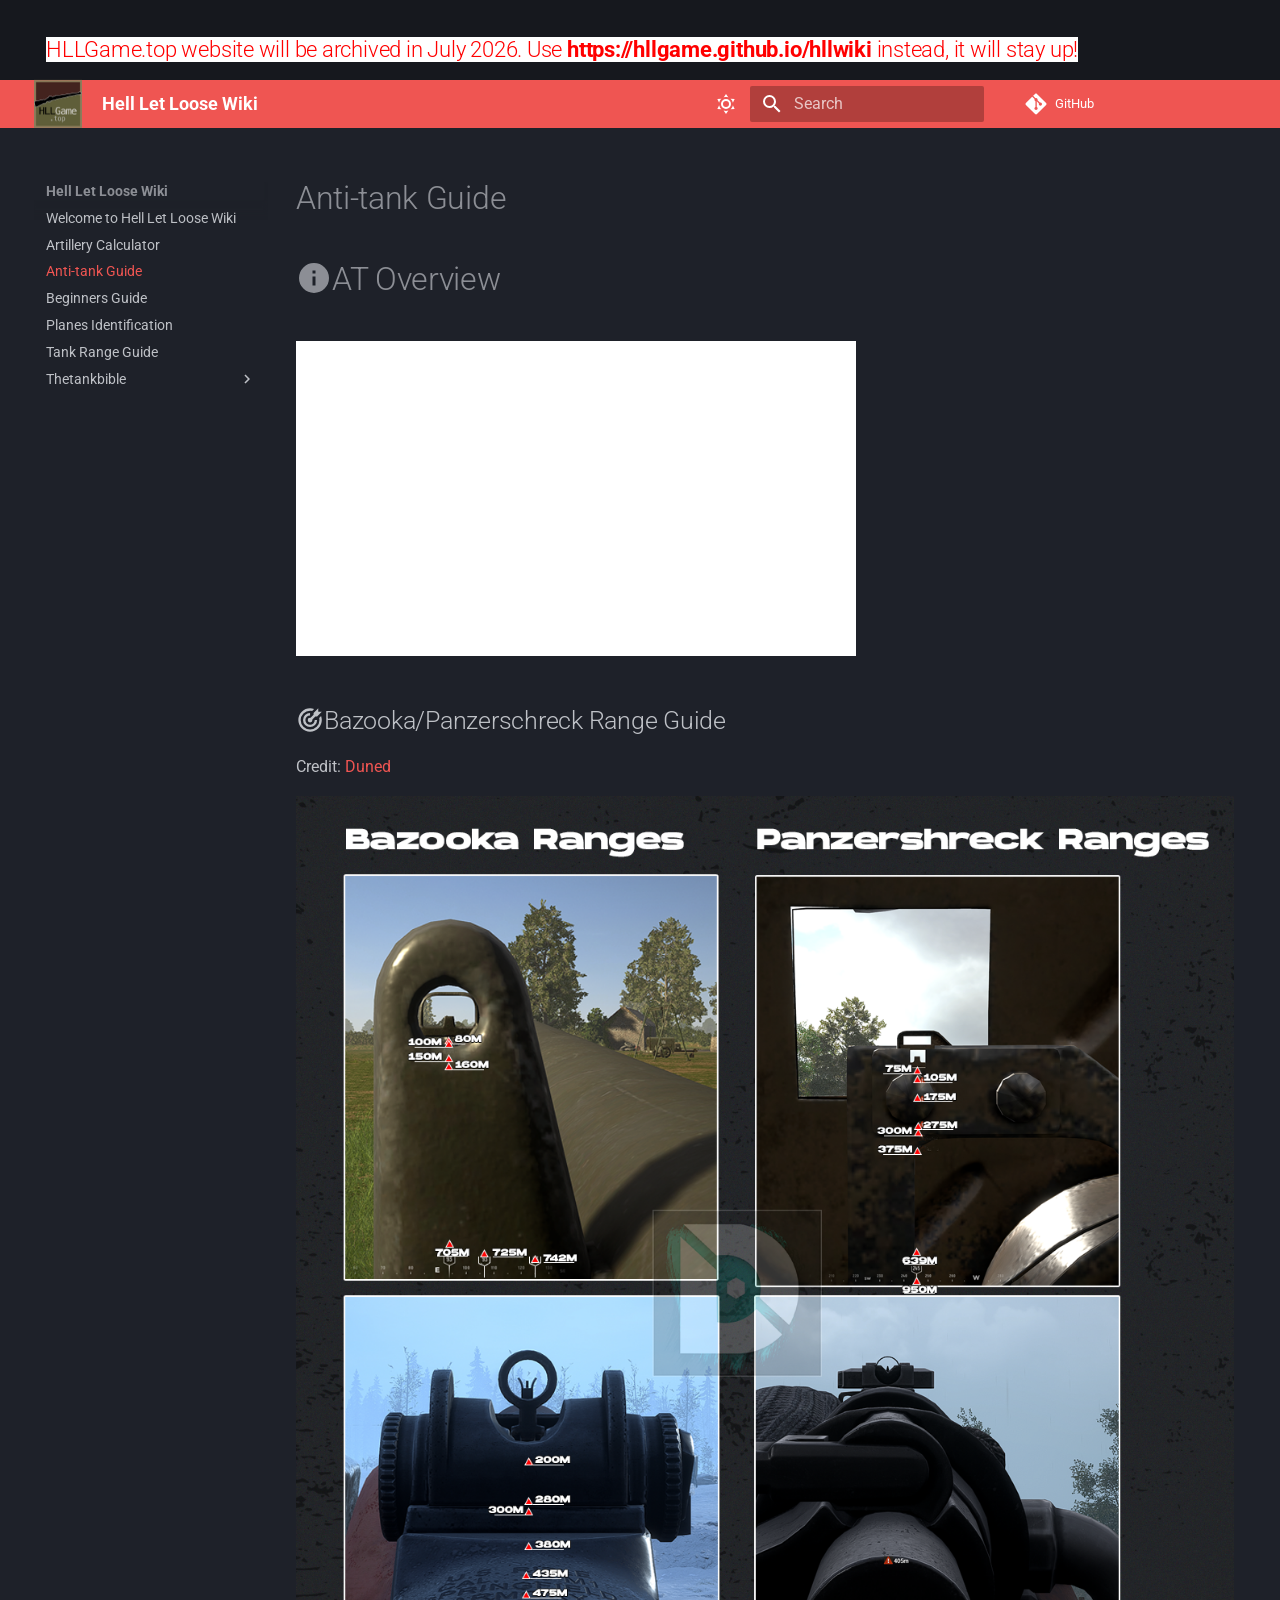
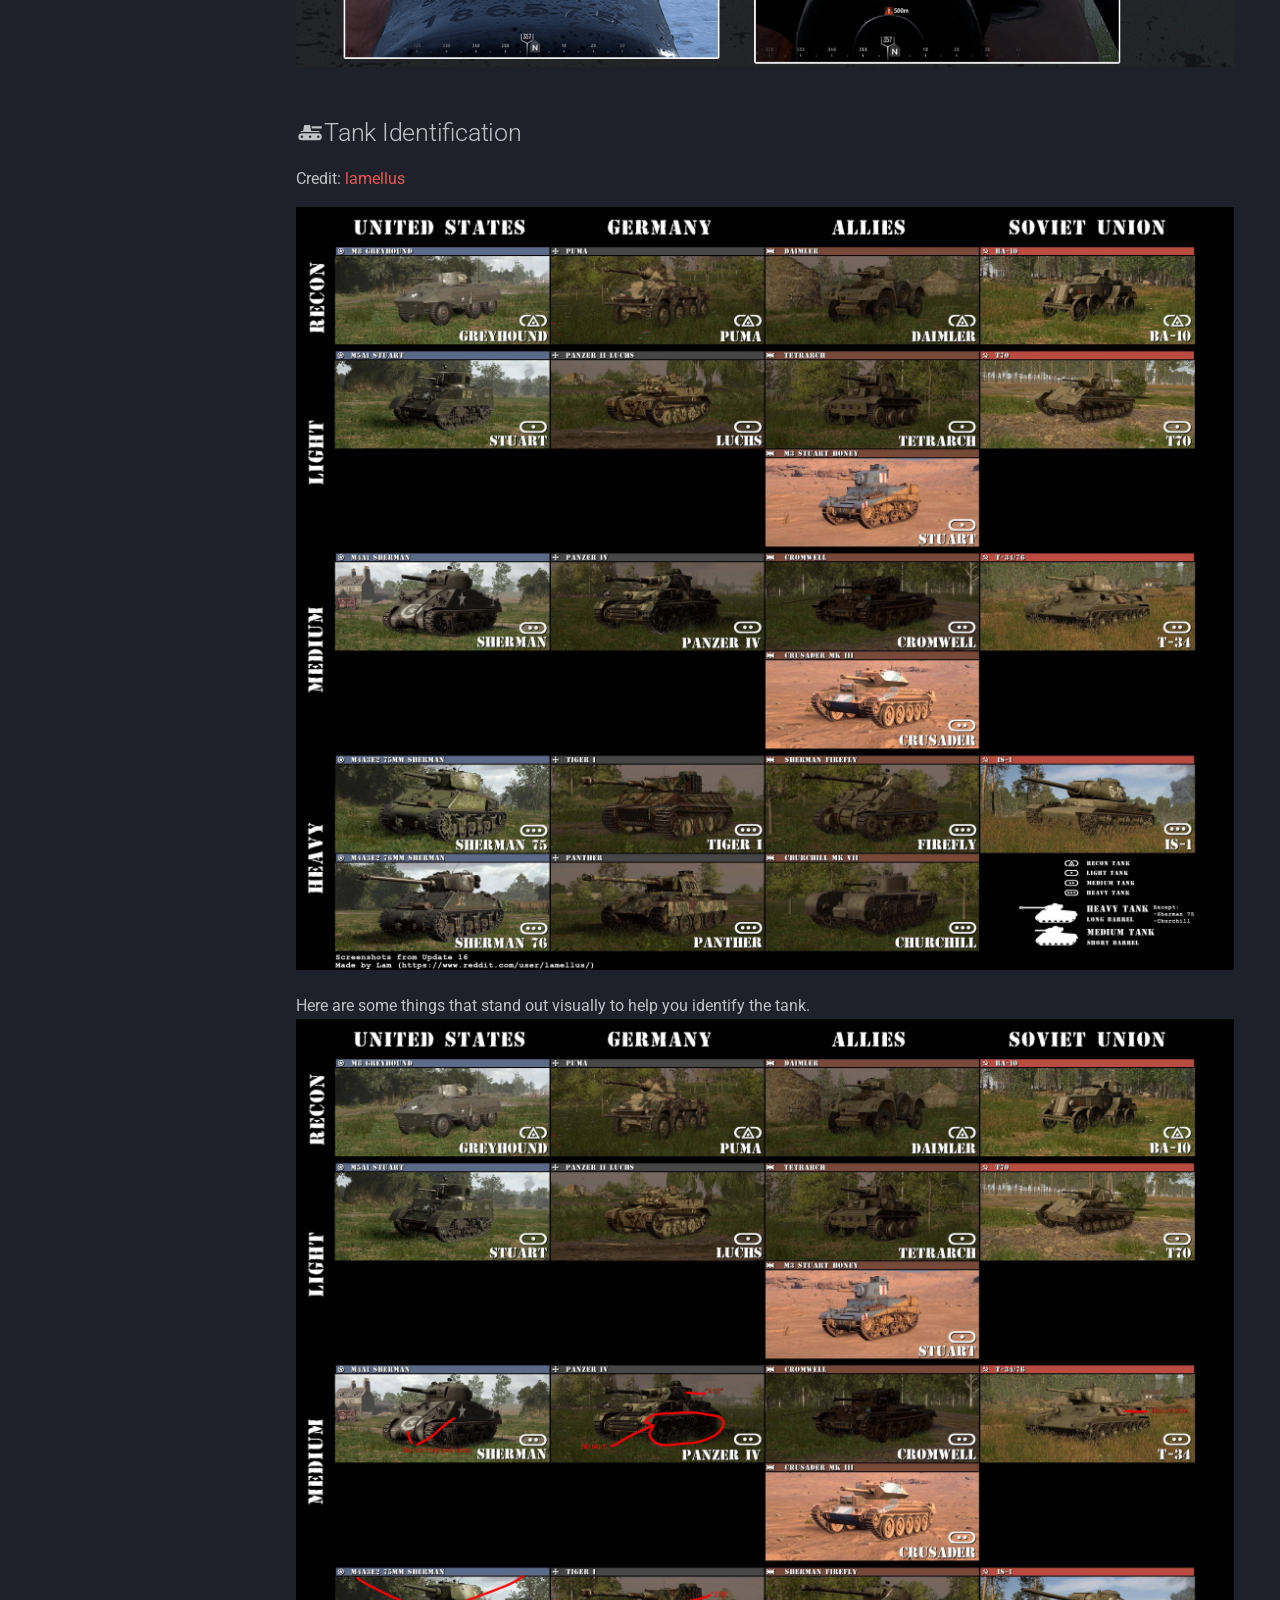
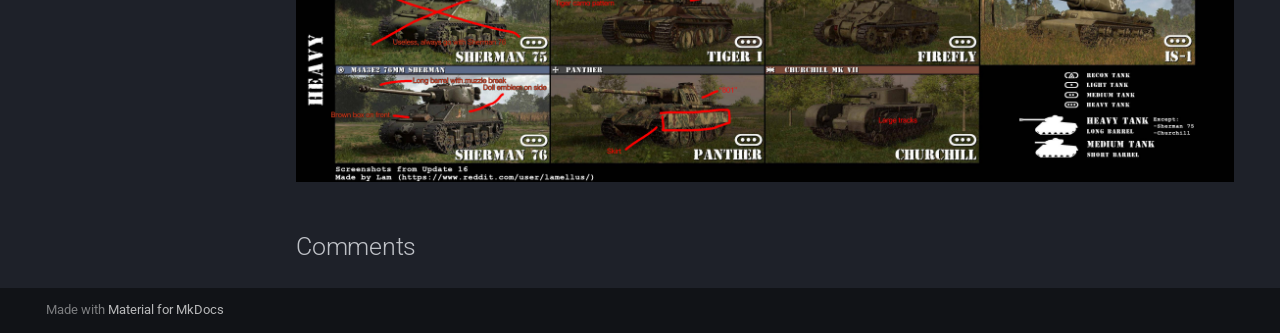
<file: atguide.html>
<!DOCTYPE html><html lang="en" class="no-js"><head>
    
      <meta charset="utf-8">
      <meta name="viewport" content="width=device-width,initial-scale=1">
      
      
      
        <link rel="canonical" href="https://hllgame.top/atguide.html">
      
      
        <link rel="prev" href="artillerycalc.html">
      
      
        <link rel="next" href="beginnersguide.html">
      
      
        
      
      
      <link rel="icon" href="assets/HLLGameLogo256.png">
      <meta name="generator" content="mkdocs-1.6.1, mkdocs-material-9.7.6">
    
    
      
        <title>Anti-tank Guide - Hell Let Loose Wiki</title>
      
    
    
      <link rel="stylesheet" href="assets/stylesheets/main.484c7ddc.min.css">
      
        
        <link rel="stylesheet" href="assets/stylesheets/palette.ab4e12ef.min.css">
      
      


    
    
      
    
    
      
        
        
        <link rel="preconnect" href="https://fonts.gstatic.com" crossorigin="">
        <link rel="stylesheet" href="https://fonts.googleapis.com/css?family=Roboto:300,300i,400,400i,700,700i%7CRoboto+Mono:400,400i,700,700i&amp;display=fallback">
        <style>:root{--md-text-font:"Roboto";--md-code-font:"Roboto Mono"}</style>
      
    
    
      <link rel="stylesheet" href="stylesheets/extra.css">
    
    <script>__md_scope=new URL(".",location),__md_hash=e=>[...e].reduce(((e,_)=>(e<<5)-e+_.charCodeAt(0)),0),__md_get=(e,_=localStorage,t=__md_scope)=>JSON.parse(_.getItem(t.pathname+"."+e)),__md_set=(e,_,t=localStorage,a=__md_scope)=>{try{t.setItem(a.pathname+"."+e,JSON.stringify(_))}catch(e){}}</script>
    
      

    
    
  <script defer="" src="https://hello.hllgame.top/script.js" data-website-id="2c1f5269-76ba-499f-8afd-b5ee31a5dc1e">
  </script>

  <link href="assets/stylesheets/glightbox.min.css" rel="stylesheet"><script src="assets/javascripts/glightbox.min.js"></script><style id="glightbox-style">
            html.glightbox-open { overflow: initial; height: 100%; }
            .gslide-title { margin-top: 0px; user-select: text; }
            .gslide-desc { color: #666; user-select: text; }
            .gslide-image img { background: white; }
            .gscrollbar-fixer { padding-right: 15px; }
            .gdesc-inner { font-size: 0.75rem; }
            body[data-md-color-scheme="slate"] .gdesc-inner { background: var(--md-default-bg-color); }
            body[data-md-color-scheme="slate"] .gslide-title { color: var(--md-default-fg-color); }
            body[data-md-color-scheme="slate"] .gslide-desc { color: var(--md-default-fg-color); }
        </style></head>
  
  
    
    
      
    
    
    
    
    <body dir="ltr" data-md-color-scheme="slate" data-md-color-primary="red" data-md-color-accent="deep-purple">
  
    
    <input class="md-toggle" data-md-toggle="drawer" type="checkbox" id="__drawer" autocomplete="off">
    <input class="md-toggle" data-md-toggle="search" type="checkbox" id="__search" autocomplete="off">
    <label class="md-overlay" for="__drawer"></label>
    <div data-md-component="skip">
      
        
        <a href="#anti-tank-guide" class="md-skip">
          Skip to content
        </a>
      
    </div>
    <div data-md-component="announce">
      
        <aside class="md-banner">
          <div class="md-banner__inner md-grid md-typeset">
            
            
  <h2><span style="color: #ff0000; background-color: #ffffff;">HLLGame.top website will be archived in July 2026. Use <strong><a style="color: #ff0000; background-color: #ffffff;" href="https://hllgame.github.io/hllwiki">https://hllgame.github.io/hllwiki</a></strong> instead, it will stay up!</span></h2>

          </div>
          
        </aside>
      
    </div>
    
    
      

  

<header class="md-header md-header--shadow" data-md-component="header">
  <nav class="md-header__inner md-grid" aria-label="Header">
    <a href="index.html" title="Hell Let Loose Wiki" class="md-header__button md-logo" aria-label="Hell Let Loose Wiki" data-md-component="logo">
      
  <img src="assets/HLLGameLogo256.png" alt="logo">

    </a>
    <label class="md-header__button md-icon" for="__drawer">
      
      <svg xmlns="http://www.w3.org/2000/svg" viewBox="0 0 24 24"><path d="M3 6h18v2H3zm0 5h18v2H3zm0 5h18v2H3z"></path></svg>
    </label>
    <div class="md-header__title" data-md-component="header-title">
      <div class="md-header__ellipsis">
        <div class="md-header__topic">
          <span class="md-ellipsis">
            Hell Let Loose Wiki
          </span>
        </div>
        <div class="md-header__topic" data-md-component="header-topic">
          <span class="md-ellipsis">
            
              Anti-tank Guide
            
          </span>
        </div>
      </div>
    </div>
    
      
        <form class="md-header__option" data-md-component="palette">
  
    
    
    
    <input class="md-option" data-md-color-media="" data-md-color-scheme="slate" data-md-color-primary="red" data-md-color-accent="deep-purple" aria-label="Dark mode" type="radio" name="__palette" id="__palette_0">
    
      <label class="md-header__button md-icon" title="Dark mode" for="__palette_1" hidden="">
        <svg xmlns="http://www.w3.org/2000/svg" viewBox="0 0 24 24"><path d="M12 7a5 5 0 0 1 5 5 5 5 0 0 1-5 5 5 5 0 0 1-5-5 5 5 0 0 1 5-5m0 2a3 3 0 0 0-3 3 3 3 0 0 0 3 3 3 3 0 0 0 3-3 3 3 0 0 0-3-3m0-7 2.39 3.42C13.65 5.15 12.84 5 12 5s-1.65.15-2.39.42zM3.34 7l4.16-.35A7.2 7.2 0 0 0 5.94 8.5c-.44.74-.69 1.5-.83 2.29zm.02 10 1.76-3.77a7.131 7.131 0 0 0 2.38 4.14zM20.65 7l-1.77 3.79a7.02 7.02 0 0 0-2.38-4.15zm-.01 10-4.14.36c.59-.51 1.12-1.14 1.54-1.86.42-.73.69-1.5.83-2.29zM12 22l-2.41-3.44c.74.27 1.55.44 2.41.44.82 0 1.63-.17 2.37-.44z"></path></svg>
      </label>
    
  
    
    
    
    <input class="md-option" data-md-color-media="" data-md-color-scheme="default" data-md-color-primary="green" data-md-color-accent="deep-orange" aria-label="Light mode" type="radio" name="__palette" id="__palette_1">
    
      <label class="md-header__button md-icon" title="Light mode" for="__palette_0" hidden="">
        <svg xmlns="http://www.w3.org/2000/svg" viewBox="0 0 24 24"><path d="m17.75 4.09-2.53 1.94.91 3.06-2.63-1.81-2.63 1.81.91-3.06-2.53-1.94L12.44 4l1.06-3 1.06 3zm3.5 6.91-1.64 1.25.59 1.98-1.7-1.17-1.7 1.17.59-1.98L15.75 11l2.06-.05L18.5 9l.69 1.95zm-2.28 4.95c.83-.08 1.72 1.1 1.19 1.85-.32.45-.66.87-1.08 1.27C15.17 23 8.84 23 4.94 19.07c-3.91-3.9-3.91-10.24 0-14.14.4-.4.82-.76 1.27-1.08.75-.53 1.93.36 1.85 1.19-.27 2.86.69 5.83 2.89 8.02a9.96 9.96 0 0 0 8.02 2.89m-1.64 2.02a12.08 12.08 0 0 1-7.8-3.47c-2.17-2.19-3.33-5-3.49-7.82-2.81 3.14-2.7 7.96.31 10.98 3.02 3.01 7.84 3.12 10.98.31"></path></svg>
      </label>
    
  
</form>
      
    
    
      <script>var palette=__md_get("__palette");if(palette&&palette.color){if("(prefers-color-scheme)"===palette.color.media){var media=matchMedia("(prefers-color-scheme: light)"),input=document.querySelector(media.matches?"[data-md-color-media='(prefers-color-scheme: light)']":"[data-md-color-media='(prefers-color-scheme: dark)']");palette.color.media=input.getAttribute("data-md-color-media"),palette.color.scheme=input.getAttribute("data-md-color-scheme"),palette.color.primary=input.getAttribute("data-md-color-primary"),palette.color.accent=input.getAttribute("data-md-color-accent")}for(var[key,value]of Object.entries(palette.color))document.body.setAttribute("data-md-color-"+key,value)}</script>
    
    
    
      
      
        <label class="md-header__button md-icon" for="__search">
          
          <svg xmlns="http://www.w3.org/2000/svg" viewBox="0 0 24 24"><path d="M9.5 3A6.5 6.5 0 0 1 16 9.5c0 1.61-.59 3.09-1.56 4.23l.27.27h.79l5 5-1.5 1.5-5-5v-.79l-.27-.27A6.52 6.52 0 0 1 9.5 16 6.5 6.5 0 0 1 3 9.5 6.5 6.5 0 0 1 9.5 3m0 2C7 5 5 7 5 9.5S7 14 9.5 14 14 12 14 9.5 12 5 9.5 5"></path></svg>
        </label>
        <div class="md-search" data-md-component="search" role="dialog">
  <label class="md-search__overlay" for="__search"></label>
  <div class="md-search__inner" role="search">
    <form class="md-search__form" name="search">
      <input type="text" class="md-search__input" name="query" aria-label="Search" placeholder="Search" autocapitalize="off" autocorrect="off" autocomplete="off" spellcheck="false" data-md-component="search-query" required="">
      <label class="md-search__icon md-icon" for="__search">
        
        <svg xmlns="http://www.w3.org/2000/svg" viewBox="0 0 24 24"><path d="M9.5 3A6.5 6.5 0 0 1 16 9.5c0 1.61-.59 3.09-1.56 4.23l.27.27h.79l5 5-1.5 1.5-5-5v-.79l-.27-.27A6.52 6.52 0 0 1 9.5 16 6.5 6.5 0 0 1 3 9.5 6.5 6.5 0 0 1 9.5 3m0 2C7 5 5 7 5 9.5S7 14 9.5 14 14 12 14 9.5 12 5 9.5 5"></path></svg>
        
        <svg xmlns="http://www.w3.org/2000/svg" viewBox="0 0 24 24"><path d="M20 11v2H8l5.5 5.5-1.42 1.42L4.16 12l7.92-7.92L13.5 5.5 8 11z"></path></svg>
      </label>
      <nav class="md-search__options" aria-label="Search">
        
        <button type="reset" class="md-search__icon md-icon" title="Clear" aria-label="Clear" tabindex="-1">
          
          <svg xmlns="http://www.w3.org/2000/svg" viewBox="0 0 24 24"><path d="M19 6.41 17.59 5 12 10.59 6.41 5 5 6.41 10.59 12 5 17.59 6.41 19 12 13.41 17.59 19 19 17.59 13.41 12z"></path></svg>
        </button>
      </nav>
      
    </form>
    <div class="md-search__output">
      <div class="md-search__scrollwrap" tabindex="0" data-md-scrollfix="">
        <div class="md-search-result" data-md-component="search-result">
          <div class="md-search-result__meta">
            Initializing search
          </div>
          <ol class="md-search-result__list" role="presentation"></ol>
        </div>
      </div>
    </div>
  </div>
</div>
      
    
    
      <div class="md-header__source">
        <a href="https://github.com/hllgame/hllwiki" title="Go to repository" class="md-source" data-md-component="source">
  <div class="md-source__icon md-icon">
    
    <svg xmlns="http://www.w3.org/2000/svg" viewBox="0 0 448 512"><!--! Font Awesome Free 7.1.0 by @fontawesome - https://fontawesome.com License - https://fontawesome.com/license/free (Icons: CC BY 4.0, Fonts: SIL OFL 1.1, Code: MIT License) Copyright 2025 Fonticons, Inc.--><path d="M439.6 236.1 244 40.5c-5.4-5.5-12.8-8.5-20.4-8.5s-15 3-20.4 8.4L162.5 81l51.5 51.5c27.1-9.1 52.7 16.8 43.4 43.7l49.7 49.7c34.2-11.8 61.2 31 35.5 56.7-26.5 26.5-70.2-2.9-56-37.3L240.3 199v121.9c25.3 12.5 22.3 41.8 9.1 55-6.4 6.4-15.2 10.1-24.3 10.1s-17.8-3.6-24.3-10.1c-17.6-17.6-11.1-46.9 11.2-56v-123c-20.8-8.5-24.6-30.7-18.6-45L142.6 101 8.5 235.1C3 240.6 0 247.9 0 255.5s3 15 8.5 20.4l195.6 195.7c5.4 5.4 12.7 8.4 20.4 8.4s15-3 20.4-8.4l194.7-194.7c5.4-5.4 8.4-12.8 8.4-20.4s-3-15-8.4-20.4"></path></svg>
  </div>
  <div class="md-source__repository">
    GitHub
  </div>
</a>
      </div>
    
  </nav>
  
</header>
    
    <div class="md-container" data-md-component="container">
      
      
        
          
        
      
      <main class="md-main" data-md-component="main">
        <div class="md-main__inner md-grid">
          
            
              
              <div class="md-sidebar md-sidebar--primary" data-md-component="sidebar" data-md-type="navigation">
                <div class="md-sidebar__scrollwrap">
                  <div class="md-sidebar__inner">
                    



  

<nav class="md-nav md-nav--primary md-nav--integrated" aria-label="Navigation" data-md-level="0">
  <label class="md-nav__title" for="__drawer">
    <a href="index.html" title="Hell Let Loose Wiki" class="md-nav__button md-logo" aria-label="Hell Let Loose Wiki" data-md-component="logo">
      
  <img src="assets/HLLGameLogo256.png" alt="logo">

    </a>
    Hell Let Loose Wiki
  </label>
  
    <div class="md-nav__source">
      <a href="https://github.com/hllgame/hllwiki" title="Go to repository" class="md-source" data-md-component="source">
  <div class="md-source__icon md-icon">
    
    <svg xmlns="http://www.w3.org/2000/svg" viewBox="0 0 448 512"><!--! Font Awesome Free 7.1.0 by @fontawesome - https://fontawesome.com License - https://fontawesome.com/license/free (Icons: CC BY 4.0, Fonts: SIL OFL 1.1, Code: MIT License) Copyright 2025 Fonticons, Inc.--><path d="M439.6 236.1 244 40.5c-5.4-5.5-12.8-8.5-20.4-8.5s-15 3-20.4 8.4L162.5 81l51.5 51.5c27.1-9.1 52.7 16.8 43.4 43.7l49.7 49.7c34.2-11.8 61.2 31 35.5 56.7-26.5 26.5-70.2-2.9-56-37.3L240.3 199v121.9c25.3 12.5 22.3 41.8 9.1 55-6.4 6.4-15.2 10.1-24.3 10.1s-17.8-3.6-24.3-10.1c-17.6-17.6-11.1-46.9 11.2-56v-123c-20.8-8.5-24.6-30.7-18.6-45L142.6 101 8.5 235.1C3 240.6 0 247.9 0 255.5s3 15 8.5 20.4l195.6 195.7c5.4 5.4 12.7 8.4 20.4 8.4s15-3 20.4-8.4l194.7-194.7c5.4-5.4 8.4-12.8 8.4-20.4s-3-15-8.4-20.4"></path></svg>
  </div>
  <div class="md-source__repository">
    GitHub
  </div>
</a>
    </div>
  
  <ul class="md-nav__list" data-md-scrollfix="">
    
      
      
  
  
  
  
    <li class="md-nav__item">
      <a href="index.html" class="md-nav__link">
        
  
  
  <span class="md-ellipsis">
    
  
    Welcome to Hell Let Loose Wiki
  

    
  </span>
  
  

      </a>
    </li>
  

    
      
      
  
  
  
  
    <li class="md-nav__item">
      <a href="artillerycalc.html" class="md-nav__link">
        
  
  
  <span class="md-ellipsis">
    
  
    Artillery Calculator
  

    
  </span>
  
  

      </a>
    </li>
  

    
      
      
  
  
    
  
  
  
    <li class="md-nav__item md-nav__item--active">
      
      <input class="md-nav__toggle md-toggle" type="checkbox" id="__toc">
      
      
        
      
      
      <a href="atguide.html" class="md-nav__link md-nav__link--active">
        
  
  
  <span class="md-ellipsis">
    
  
    Anti-tank Guide
  

    
  </span>
  
  

      </a>
      
    </li>
  

    
      
      
  
  
  
  
    <li class="md-nav__item">
      <a href="beginnersguide.html" class="md-nav__link">
        
  
  
  <span class="md-ellipsis">
    
  
    Beginners Guide
  

    
  </span>
  
  

      </a>
    </li>
  

    
      
      
  
  
  
  
    <li class="md-nav__item">
      <a href="planesidentification.html" class="md-nav__link">
        
  
  
  <span class="md-ellipsis">
    
  
    Planes Identification
  

    
  </span>
  
  

      </a>
    </li>
  

    
      
      
  
  
  
  
    <li class="md-nav__item">
      <a href="tankrange.html" class="md-nav__link">
        
  
  
  <span class="md-ellipsis">
    
  
    Tank Range Guide
  

    
  </span>
  
  

      </a>
    </li>
  

    
      
      
  
  
  
  
    
    
    
    
    
    <li class="md-nav__item md-nav__item--nested">
      
        
        
        <input class="md-nav__toggle md-toggle " type="checkbox" id="__nav_7">
        
          
          <label class="md-nav__link" for="__nav_7" id="__nav_7_label" tabindex="0">
            
  
  
  <span class="md-ellipsis">
    
  
    Thetankbible
  

    
  </span>
  
  

            <span class="md-nav__icon md-icon"></span>
          </label>
        
        <nav class="md-nav" data-md-level="1" aria-labelledby="__nav_7_label" aria-expanded="false">
          <label class="md-nav__title" for="__nav_7">
            <span class="md-nav__icon md-icon"></span>
            
  
    Thetankbible
  

          </label>
          <ul class="md-nav__list" data-md-scrollfix="">
            
              
                
  
  
  
  
    <li class="md-nav__item">
      <a href="thetankbible/thetankbible.html" class="md-nav__link">
        
  
  
  <span class="md-ellipsis">
    
  
    Thetankbible
  

    
  </span>
  
  

      </a>
    </li>
  

              
            
          </ul>
        </nav>
      
    </li>
  

    
  </ul>
</nav>
                  </div>
                </div>
              </div>
            
            
          
          
            <div class="md-content" data-md-component="content">
              
              <article class="md-content__inner md-typeset">
                
                  


  
  


<h1 id="anti-tank-guide">Anti-tank Guide</h1>
<h1 id="at-overview"><span class="twemoji"><svg xmlns="http://www.w3.org/2000/svg" viewBox="0 0 24 24"><path d="M13 9h-2V7h2m0 10h-2v-6h2m-1-9A10 10 0 0 0 2 12a10 10 0 0 0 10 10 10 10 0 0 0 10-10A10 10 0 0 0 12 2"></path></svg></span>AT Overview</h1>
<iframe width="560" height="315" src="https://www.youtube.com/embed/lrK4N7lBy1Q" title="YouTube video player" frameborder="0" allow="accelerometer; autoplay; clipboard-write; encrypted-media; gyroscope; picture-in-picture" allowfullscreen="">
</iframe>

<h2 id="bazookapanzerschreck-range-guide"><span class="twemoji"><svg xmlns="http://www.w3.org/2000/svg" viewBox="0 0 24 24"><path d="M12 2A10 10 0 0 0 2 12a10 10 0 0 0 10 10 10 10 0 0 0 10-10c0-1.16-.21-2.31-.61-3.39l-1.6 1.6c.14.59.21 1.19.21 1.79a8 8 0 0 1-8 8 8 8 0 0 1-8-8 8 8 0 0 1 8-8c.6 0 1.2.07 1.79.21L15.4 2.6C14.31 2.21 13.16 2 12 2m7 0-4 4v1.5l-2.55 2.55C12.3 10 12.15 10 12 10a2 2 0 0 0-2 2 2 2 0 0 0 2 2 2 2 0 0 0 2-2c0-.15 0-.3-.05-.45L16.5 9H18l4-4h-3zm-7 4a6 6 0 0 0-6 6 6 6 0 0 0 6 6 6 6 0 0 0 6-6h-2a4 4 0 0 1-4 4 4 4 0 0 1-4-4 4 4 0 0 1 4-4z"></path></svg></span>Bazooka/Panzerschreck Range Guide</h2>
<p>Credit: <a href="https://www.youtube.com/@Duned">Duned</a></p>
<p><a class="glightbox" data-type="image" data-width="auto" data-height="auto" href="atguide/atguide_image1.png" data-desc-position="bottom"><img alt="" src="atguide/atguide_image1.png"></a><br></p>
<h2 id="tank-identification"><span class="twemoji"><svg xmlns="http://www.w3.org/2000/svg" viewBox="0 0 24 24"><path d="M20 12H4v-1h2l1-5h5l1 5h7zm-6.78-5 .4 2H22V7zM22 16a3 3 0 0 1-3 3H5a3 3 0 0 1-3-3 3 3 0 0 1 3-3h14a3 3 0 0 1 3 3M6 16a1 1 0 0 0-1-1 1 1 0 0 0-1 1 1 1 0 0 0 1 1 1 1 0 0 0 1-1m7 0a1 1 0 0 0-1-1 1 1 0 0 0-1 1 1 1 0 0 0 1 1 1 1 0 0 0 1-1m7 0a1 1 0 0 0-1-1 1 1 0 0 0-1 1 1 1 0 0 0 1 1 1 1 0 0 0 1-1"></path></svg></span>Tank Identification</h2>
<p>Credit: <a href="https://reddit.com/r/HellLetLoose/comments/1i3n6e5/tank_identification_cheat_sheet_update_16">lamellus</a></p>
<p><a class="glightbox" data-type="image" data-width="auto" data-height="auto" href="atguide/atguide_image2.jpg" data-desc-position="bottom"><img alt="" src="atguide/atguide_image2.jpg"></a><br></p>
<p>Here are some things that stand out visually to help you identify the tank.
<a class="glightbox" data-type="image" data-width="auto" data-height="auto" href="atguide/atguide_image3.jpg" data-desc-position="bottom"><img alt="" src="atguide/atguide_image3.jpg"></a><br></p>







  
  






  <h2 id="__comments">Comments</h2>
  <!-- Insert generated snippet here -->
<script src="https://giscus.app/client.js" data-repo="hllgame/hllwiki" data-repo-id="R_kgDOPGeftA" data-category="General" data-category-id="DIC_kwDOPGeftM4Cscim" data-mapping="pathname" data-strict="0" data-reactions-enabled="1" data-emit-metadata="0" data-input-position="top" data-theme="dark_dimmed" data-lang="en" data-loading="lazy" crossorigin="anonymous" async="">
</script>
  <!-- Synchronize Giscus theme with palette -->
  <script>
    var giscus = document.querySelector("script[src*=giscus]")

    // Set palette on initial load
    var palette = __md_get("__palette")
    if (palette && typeof palette.color === "object") {
      var theme = palette.color.scheme === "slate"
        ? "transparent_dark"
        : "light"

      // Instruct Giscus to set theme
      giscus.setAttribute("data-theme", theme) 
    }

    // Register event handlers after documented loaded
    document.addEventListener("DOMContentLoaded", function() {
      var ref = document.querySelector("[data-md-component=palette]")
      ref.addEventListener("change", function() {
        var palette = __md_get("__palette")
        if (palette && typeof palette.color === "object") {
          var theme = palette.color.scheme === "slate"
            ? "transparent_dark"
            : "light"

          // Instruct Giscus to change theme
          var frame = document.querySelector(".giscus-frame")
          frame.contentWindow.postMessage(
            { giscus: { setConfig: { theme } } },
            "https://giscus.app"
          )
        }
      })
    })
  </script>

                
              </article>
            </div>
          
          
<script>var target=document.getElementById(location.hash.slice(1));target&&target.name&&(target.checked=target.name.startsWith("__tabbed_"))</script>
        </div>
        
          <button type="button" class="md-top md-icon" data-md-component="top" hidden="">
  
  <svg xmlns="http://www.w3.org/2000/svg" viewBox="0 0 24 24"><path d="M13 20h-2V8l-5.5 5.5-1.42-1.42L12 4.16l7.92 7.92-1.42 1.42L13 8z"></path></svg>
  Back to top
</button>
        
      </main>
      
        <footer class="md-footer">
  
  <div class="md-footer-meta md-typeset">
    <div class="md-footer-meta__inner md-grid">
      <div class="md-copyright">
  
  
    Made with
    <a href="https://squidfunk.github.io/mkdocs-material/" target="_blank" rel="noopener">
      Material for MkDocs
    </a>
  
</div>
      
    </div>
  </div>
</footer>
      
    </div>
    <div class="md-dialog" data-md-component="dialog">
      <div class="md-dialog__inner md-typeset"></div>
    </div>
    
    
    
      
      
      <script id="__config" type="application/json">{"annotate": null, "base": ".", "features": ["navigation.top", "toc.integrate"], "search": "assets/javascripts/workers/search.2c215733.min.js", "tags": null, "translations": {"clipboard.copied": "Copied to clipboard", "clipboard.copy": "Copy to clipboard", "search.result.more.one": "1 more on this page", "search.result.more.other": "# more on this page", "search.result.none": "No matching documents", "search.result.one": "1 matching document", "search.result.other": "# matching documents", "search.result.placeholder": "Type to start searching", "search.result.term.missing": "Missing", "select.version": "Select version"}, "version": null}</script>
    
    
      <script src="assets/javascripts/bundle.79ae519e.min.js"></script>
      
    
  
<script id="init-glightbox">const lightbox = GLightbox({"touchNavigation": true, "loop": false, "zoomable": true, "draggable": true, "openEffect": "zoom", "closeEffect": "zoom", "slideEffect": "slide"});
document$.subscribe(()=>{ lightbox.reload(); });
</script></body></html>
</file>
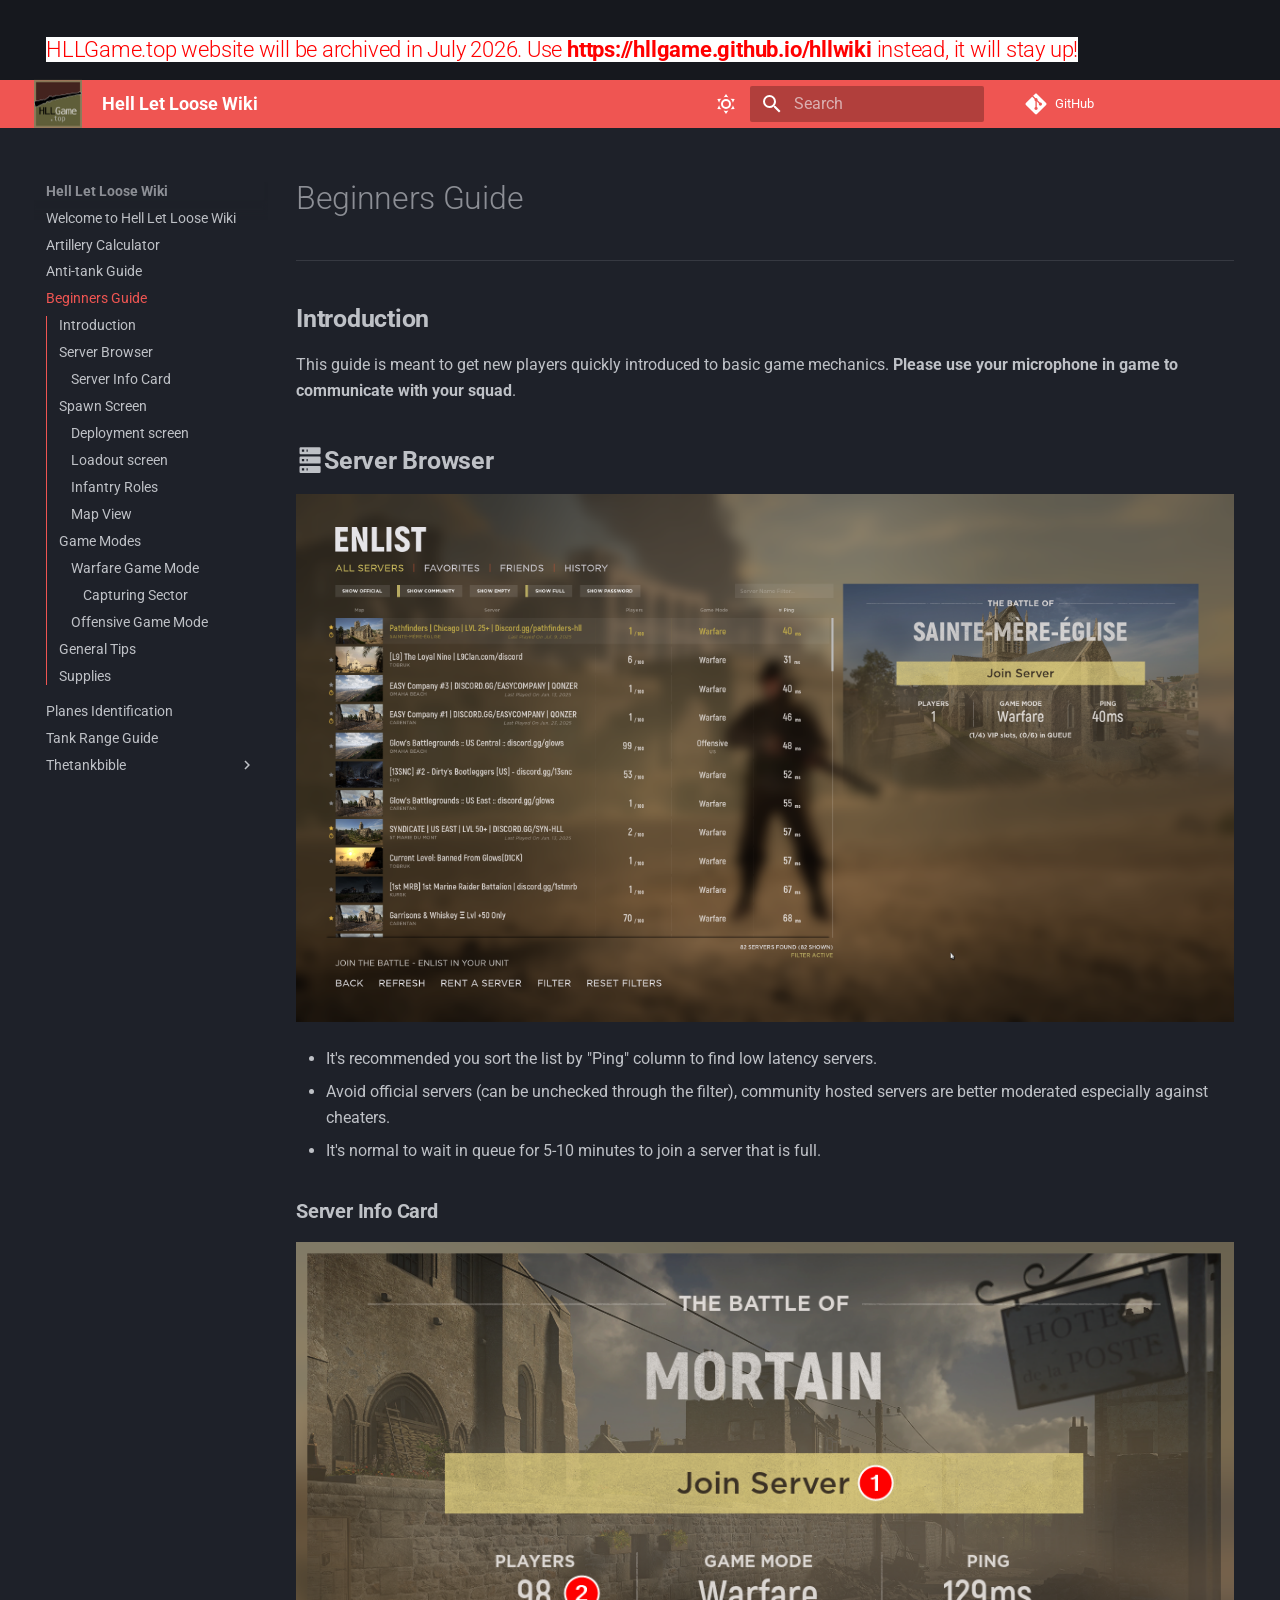
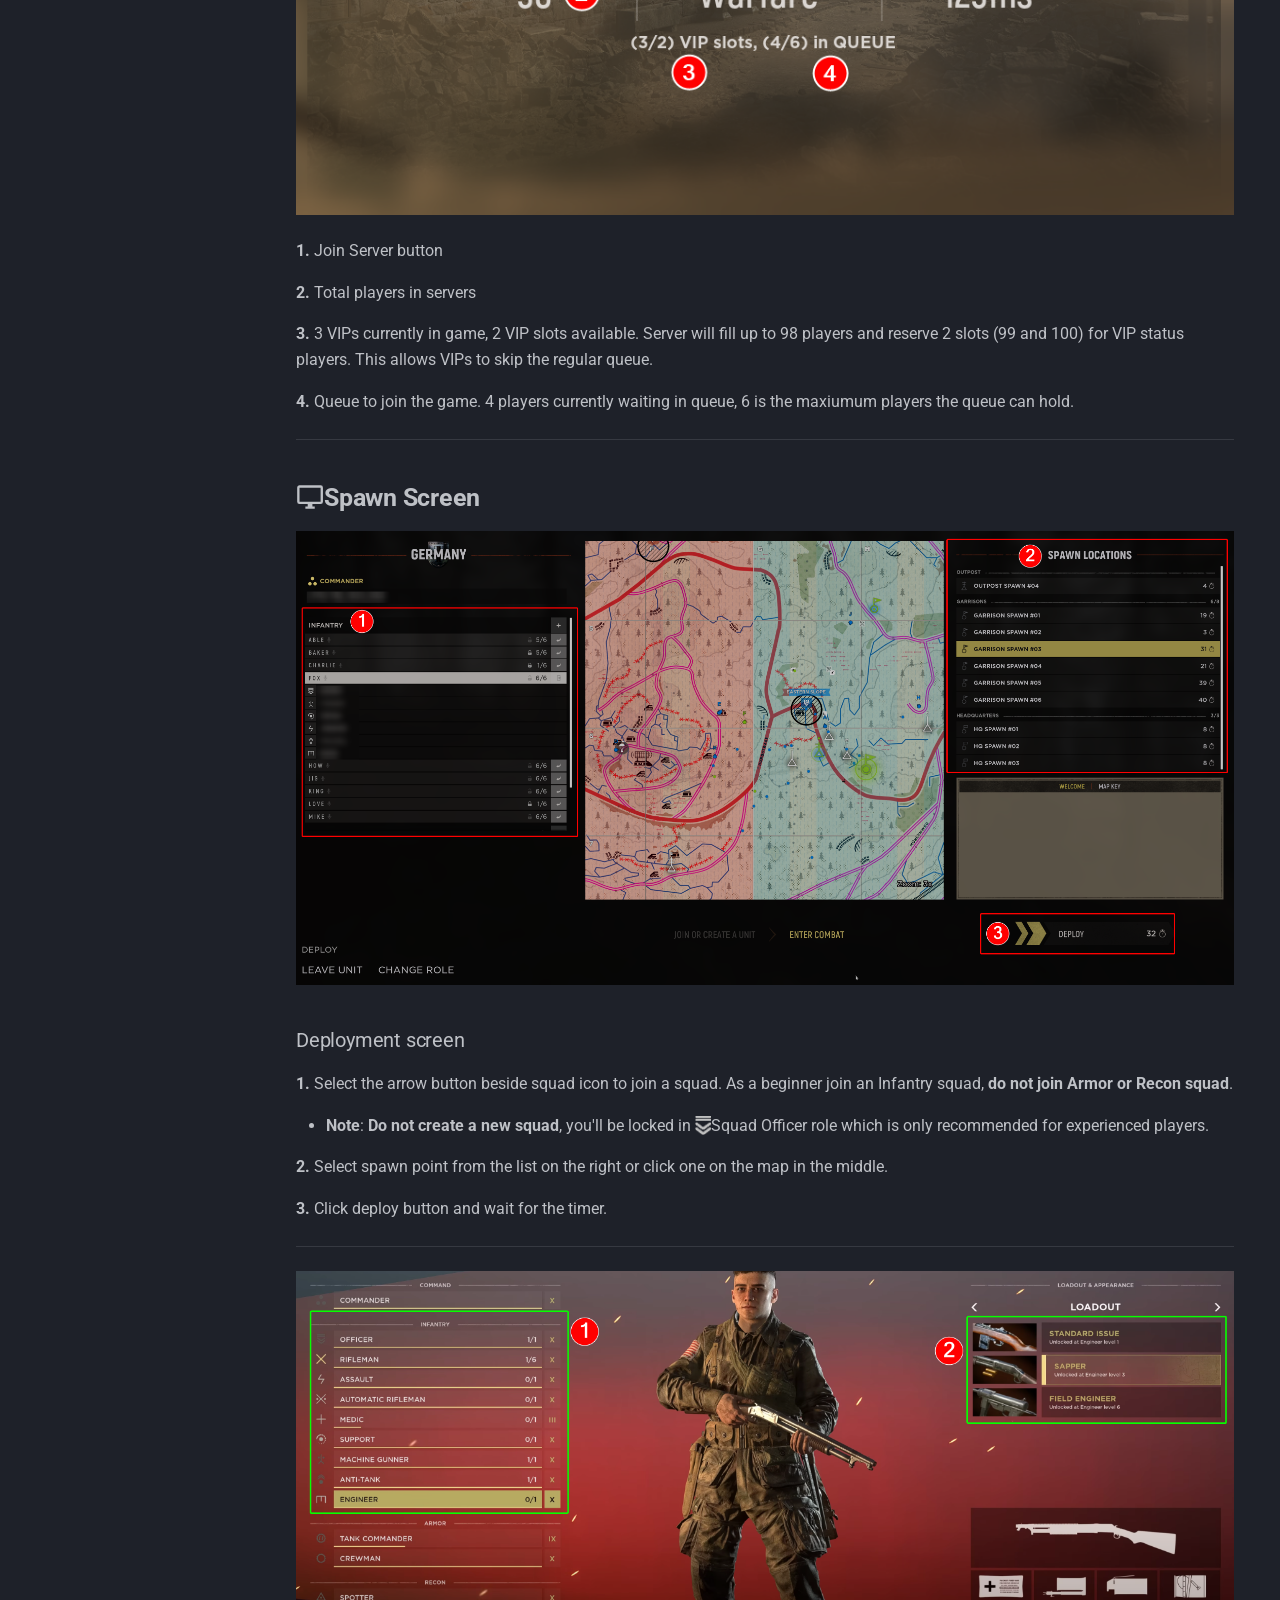
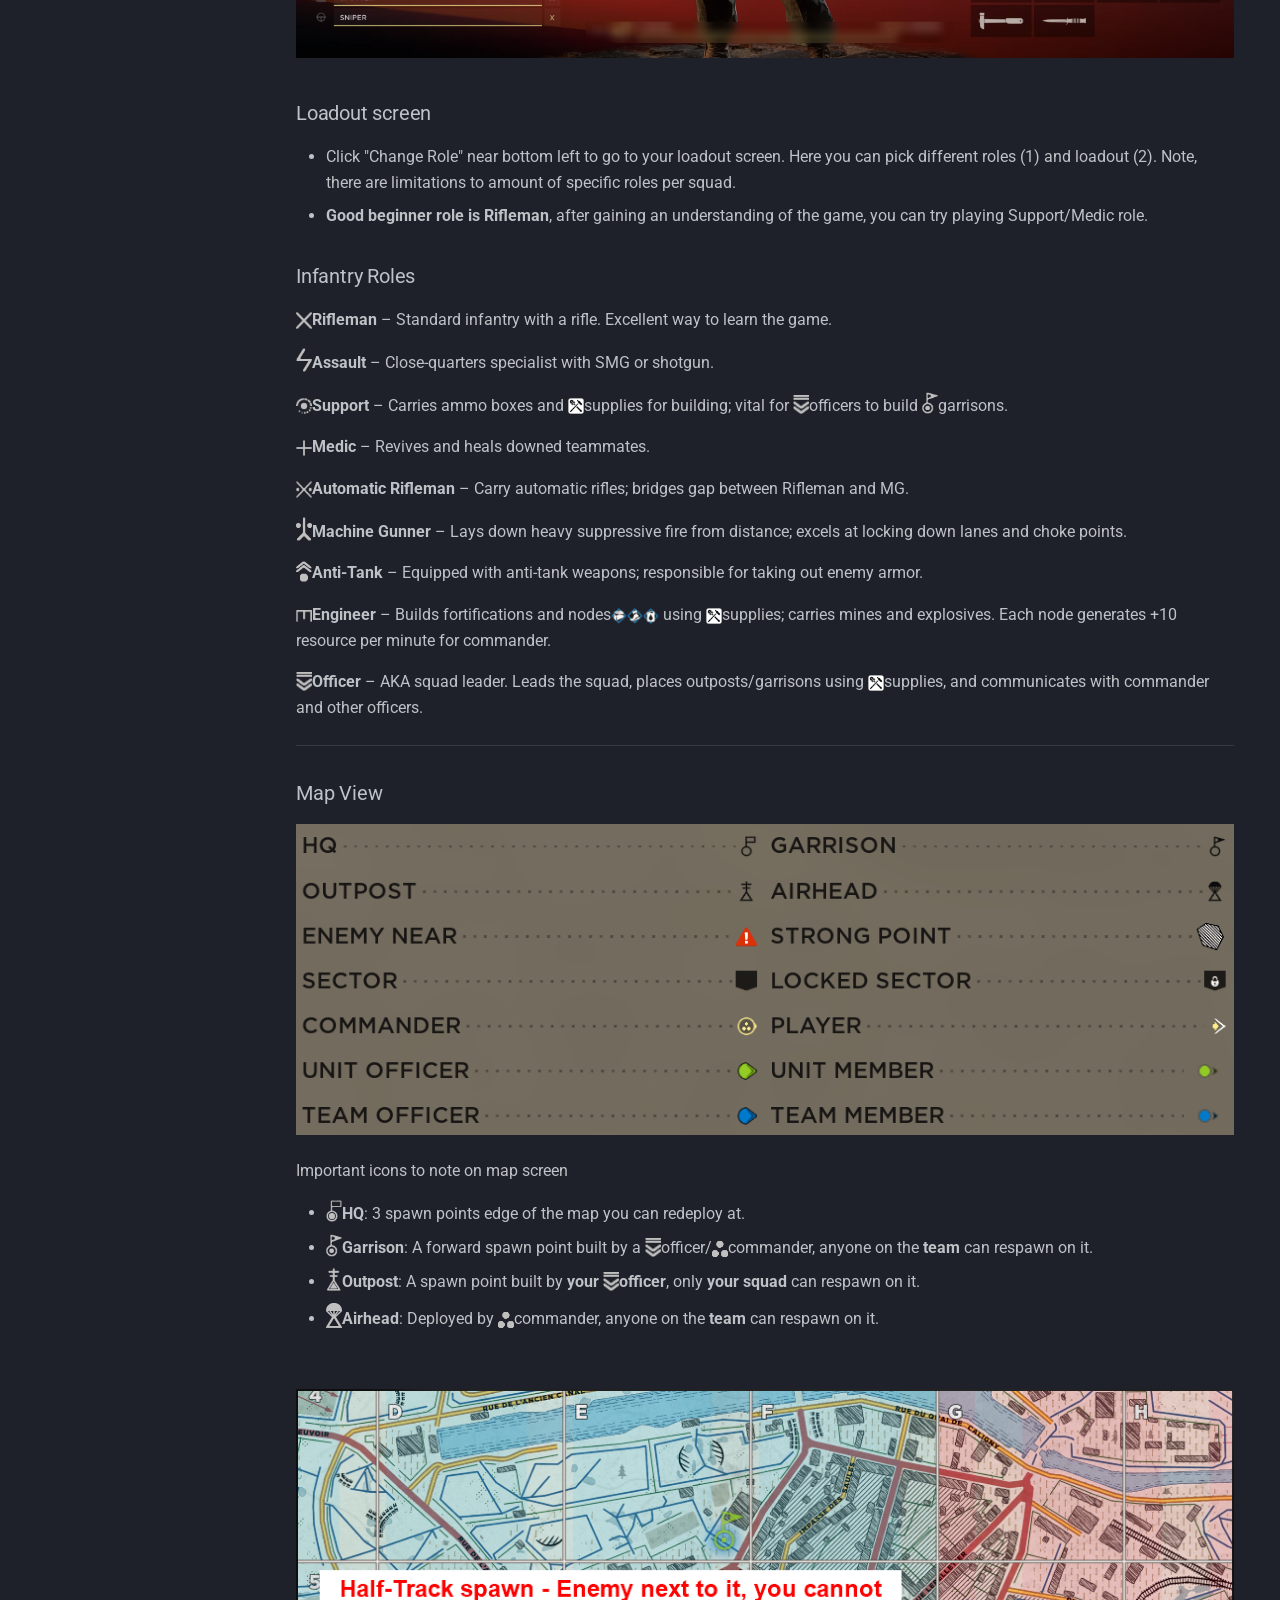
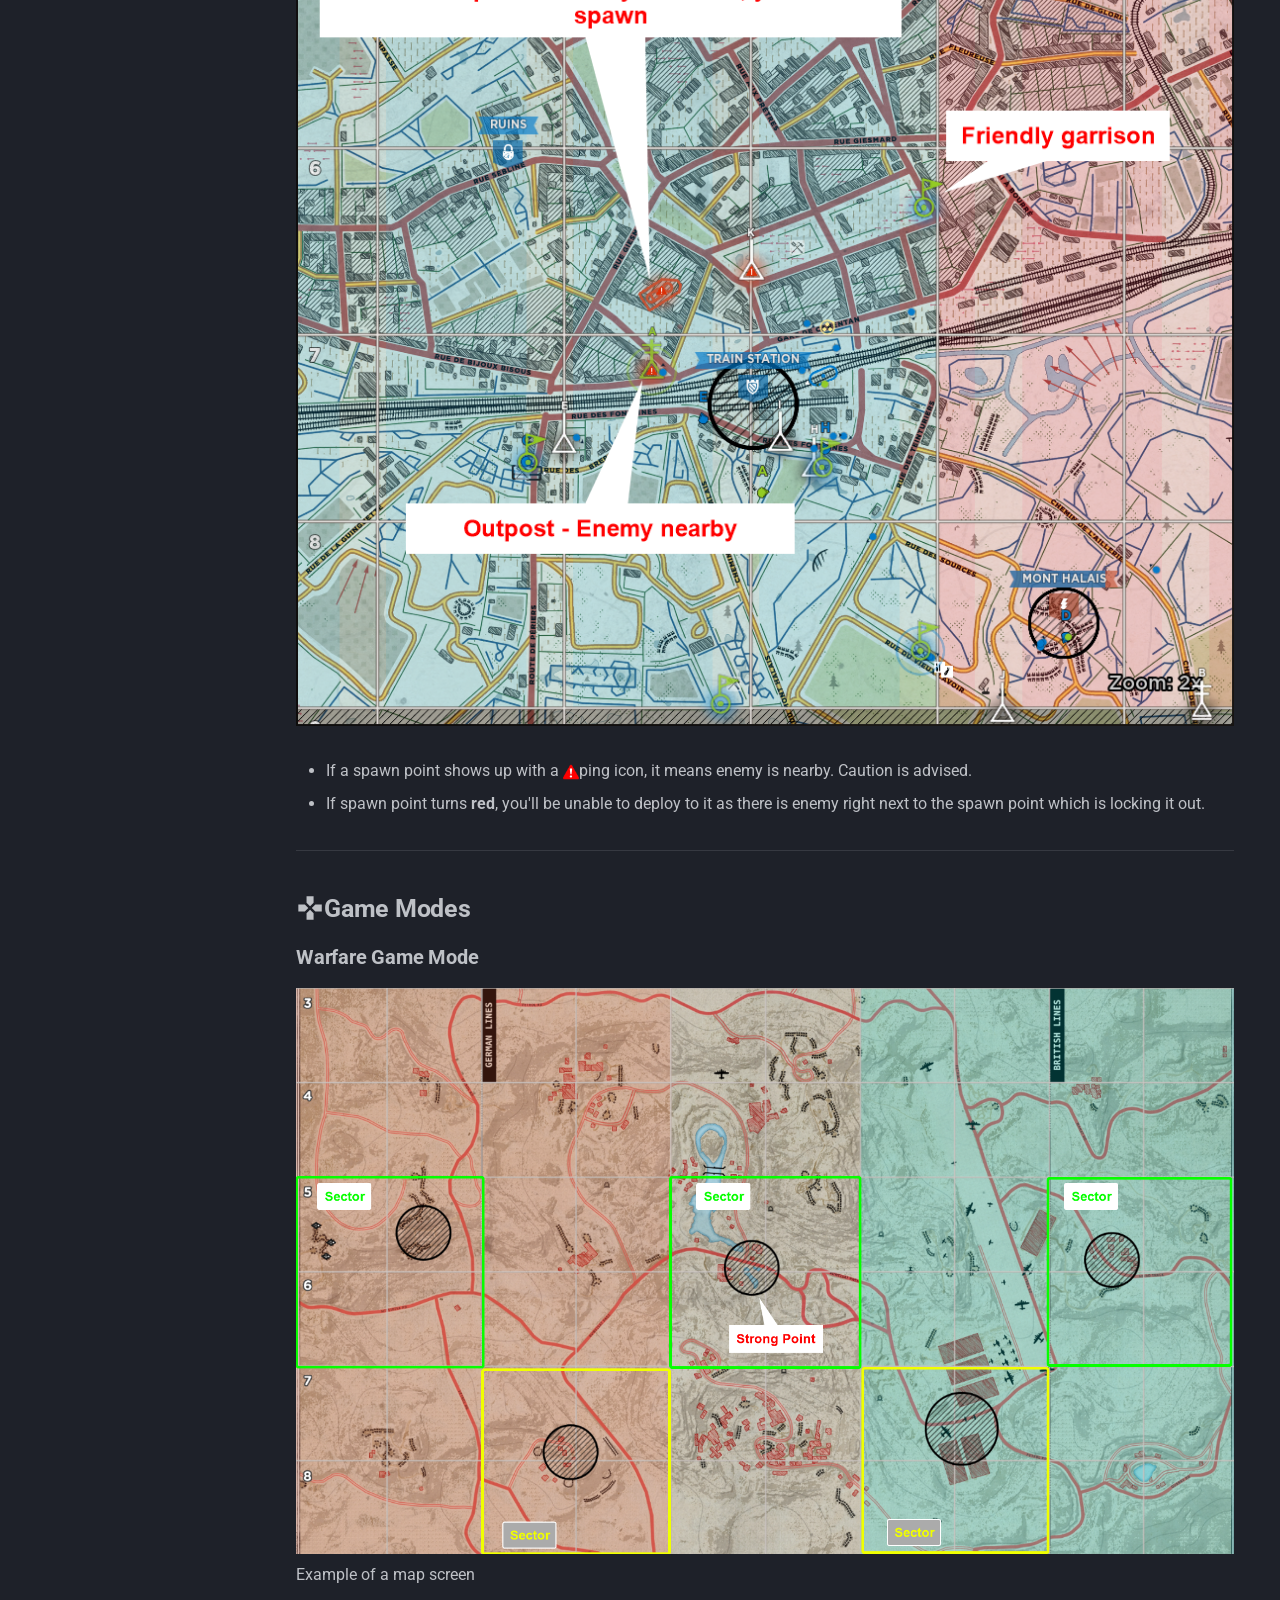
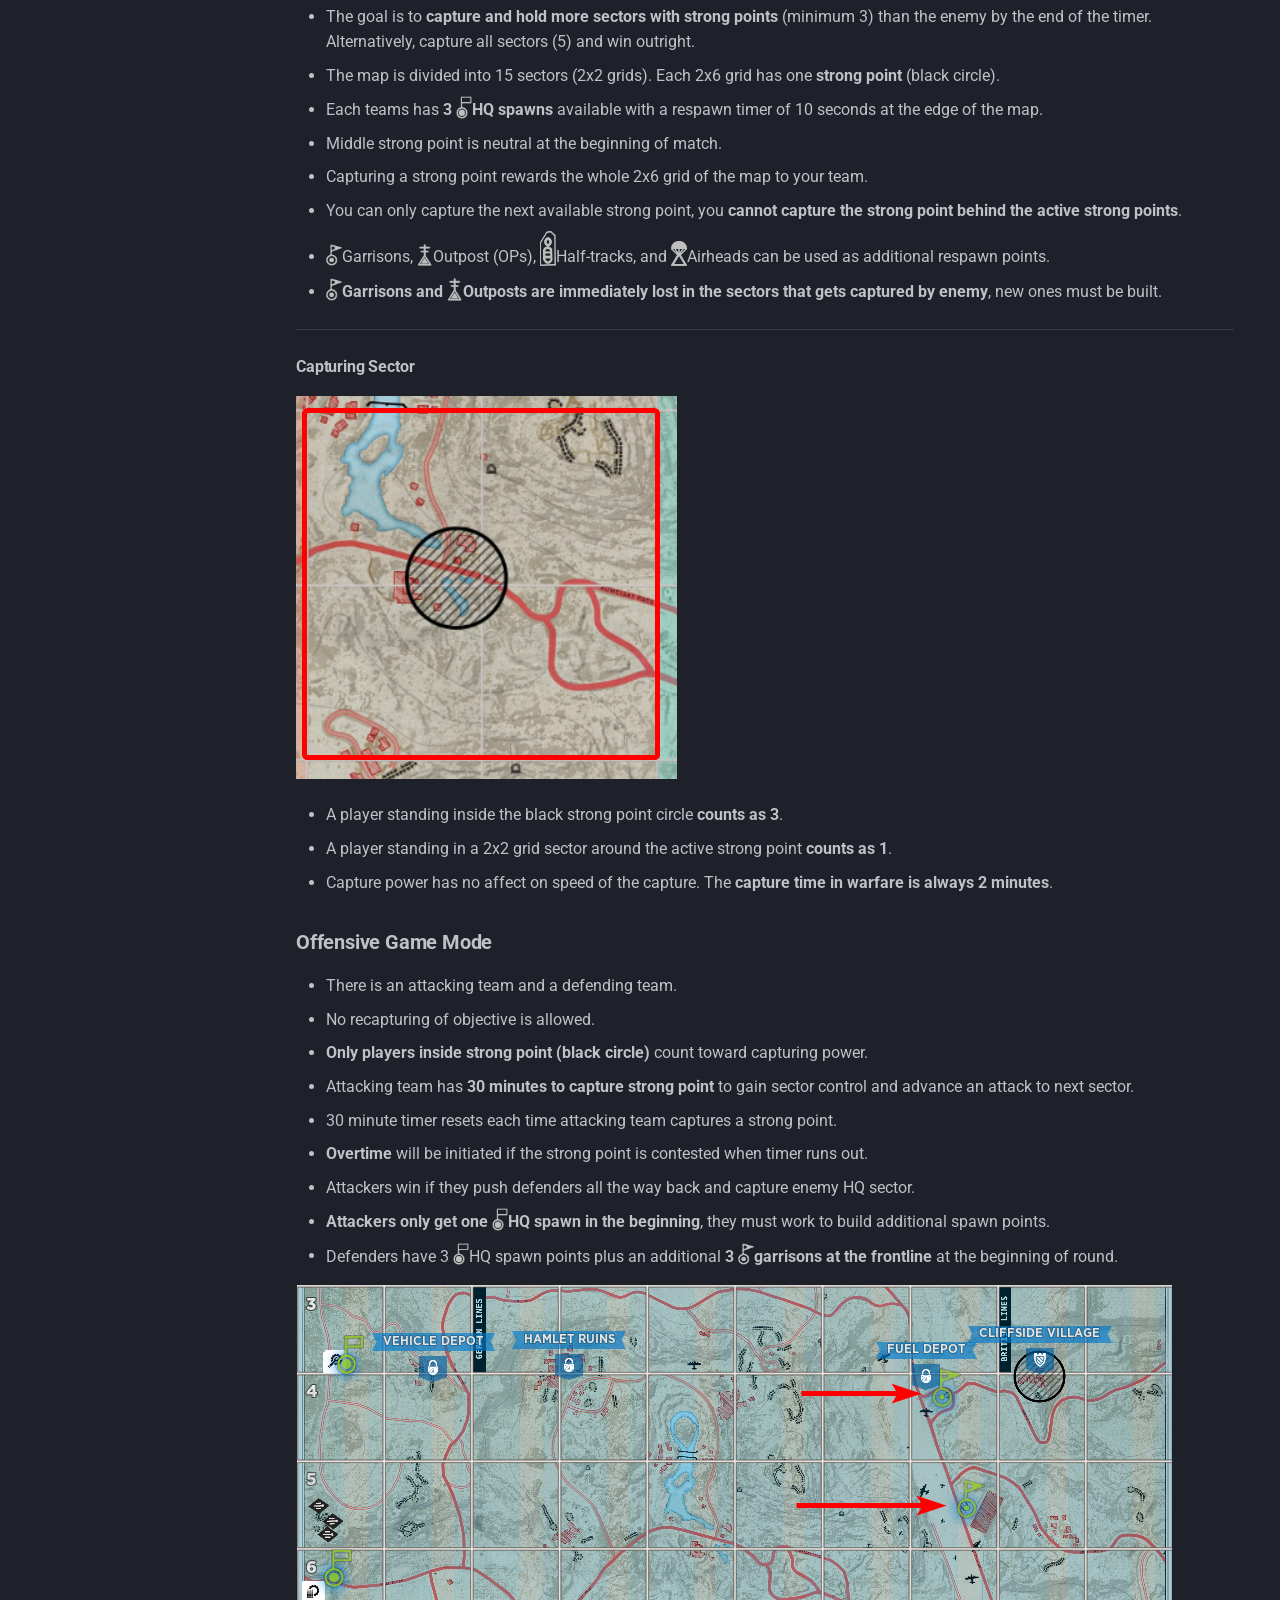
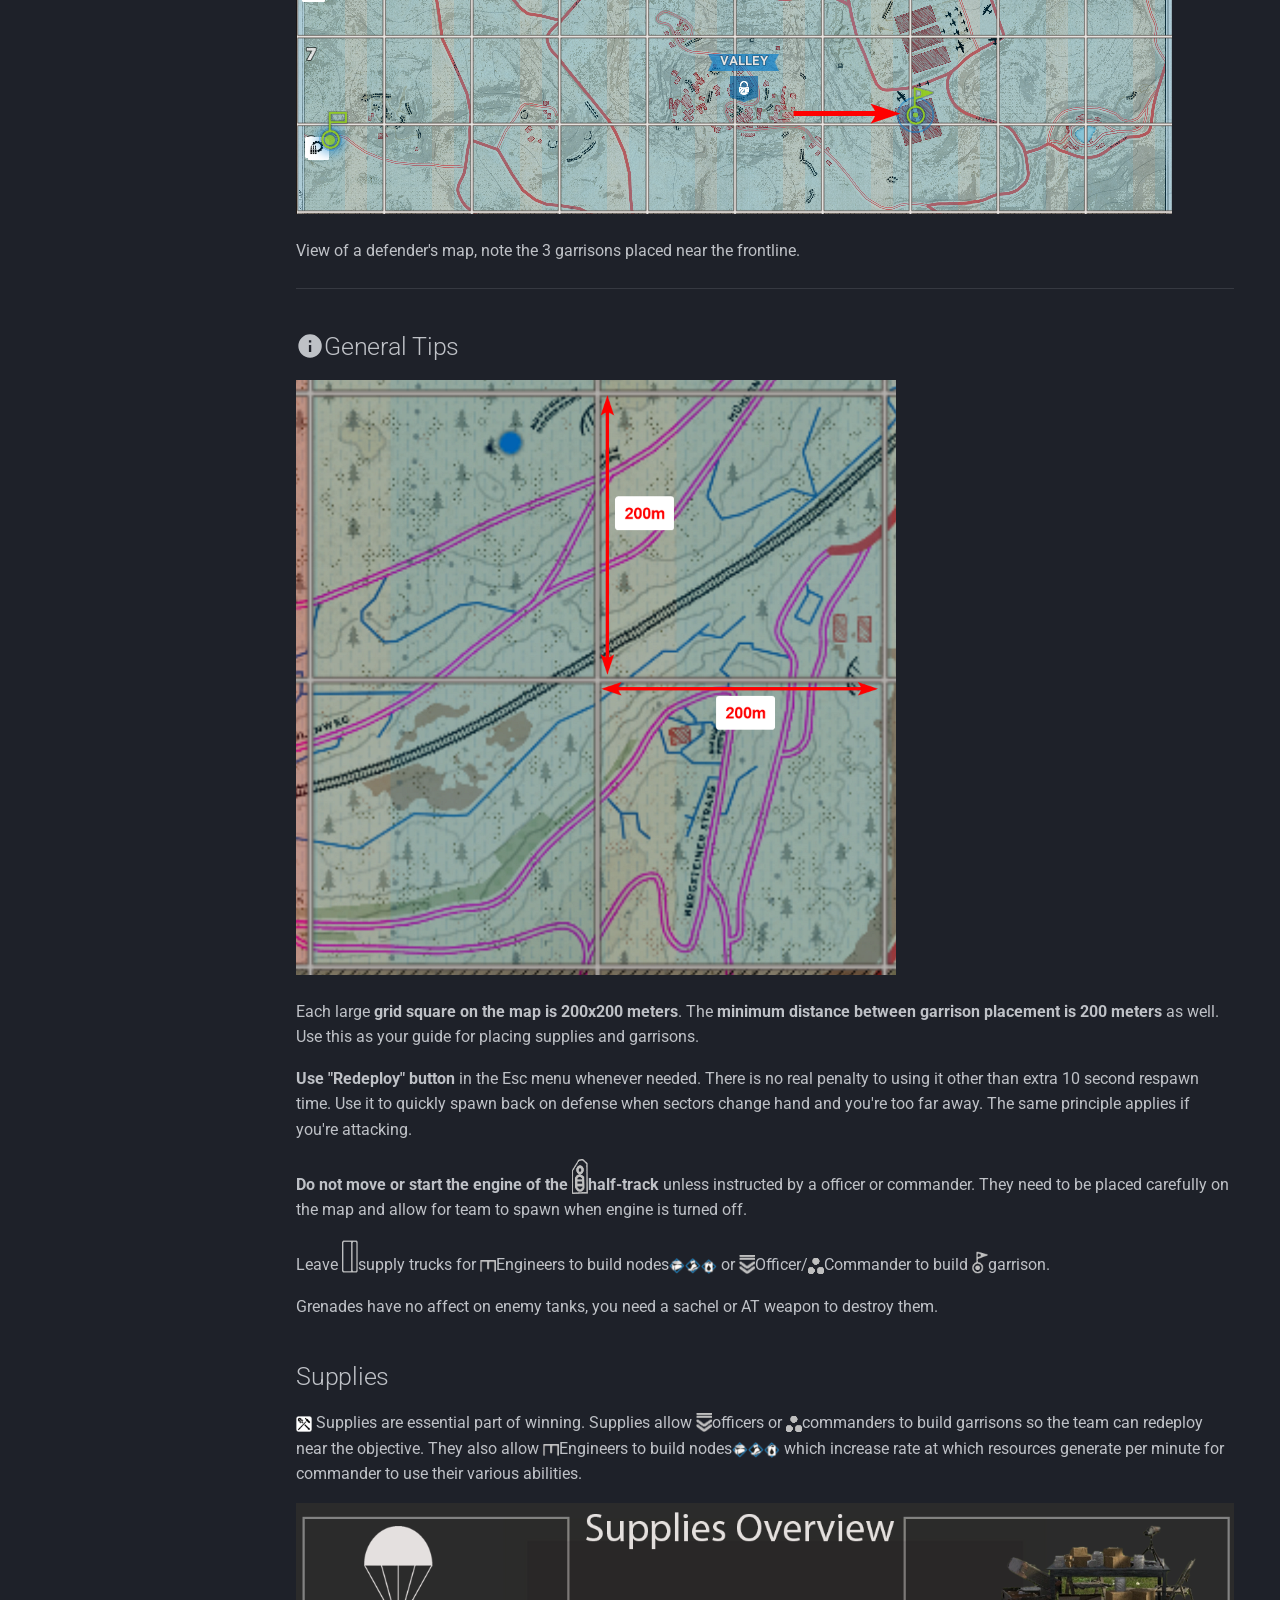
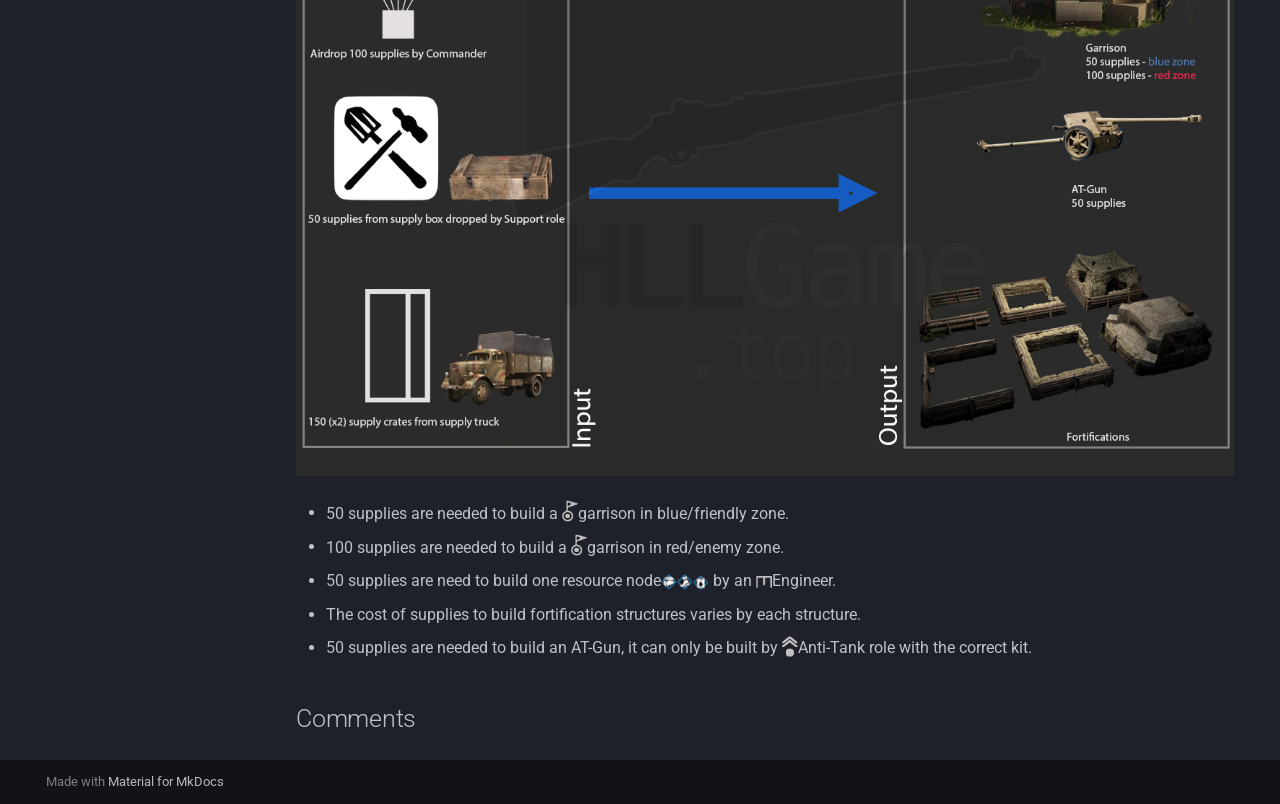
<file: beginnersguide.html>
<!DOCTYPE html><html lang="en" class="no-js"><head>
    
      <meta charset="utf-8">
      <meta name="viewport" content="width=device-width,initial-scale=1">
      
      
      
        <link rel="canonical" href="https://hllgame.top/beginnersguide.html">
      
      
        <link rel="prev" href="atguide.html">
      
      
        <link rel="next" href="planesidentification.html">
      
      
        
      
      
      <link rel="icon" href="assets/HLLGameLogo256.png">
      <meta name="generator" content="mkdocs-1.6.1, mkdocs-material-9.7.6">
    
    
      
        <title>Beginners Guide - Hell Let Loose Wiki</title>
      
    
    
      <link rel="stylesheet" href="assets/stylesheets/main.484c7ddc.min.css">
      
        
        <link rel="stylesheet" href="assets/stylesheets/palette.ab4e12ef.min.css">
      
      


    
    
      
    
    
      
        
        
        <link rel="preconnect" href="https://fonts.gstatic.com" crossorigin="">
        <link rel="stylesheet" href="https://fonts.googleapis.com/css?family=Roboto:300,300i,400,400i,700,700i%7CRoboto+Mono:400,400i,700,700i&amp;display=fallback">
        <style>:root{--md-text-font:"Roboto";--md-code-font:"Roboto Mono"}</style>
      
    
    
      <link rel="stylesheet" href="stylesheets/extra.css">
    
    <script>__md_scope=new URL(".",location),__md_hash=e=>[...e].reduce(((e,_)=>(e<<5)-e+_.charCodeAt(0)),0),__md_get=(e,_=localStorage,t=__md_scope)=>JSON.parse(_.getItem(t.pathname+"."+e)),__md_set=(e,_,t=localStorage,a=__md_scope)=>{try{t.setItem(a.pathname+"."+e,JSON.stringify(_))}catch(e){}}</script>
    
      

    
    
  <script defer="" src="https://hello.hllgame.top/script.js" data-website-id="2c1f5269-76ba-499f-8afd-b5ee31a5dc1e">
  </script>

  <link href="assets/stylesheets/glightbox.min.css" rel="stylesheet"><script src="assets/javascripts/glightbox.min.js"></script><style id="glightbox-style">
            html.glightbox-open { overflow: initial; height: 100%; }
            .gslide-title { margin-top: 0px; user-select: text; }
            .gslide-desc { color: #666; user-select: text; }
            .gslide-image img { background: white; }
            .gscrollbar-fixer { padding-right: 15px; }
            .gdesc-inner { font-size: 0.75rem; }
            body[data-md-color-scheme="slate"] .gdesc-inner { background: var(--md-default-bg-color); }
            body[data-md-color-scheme="slate"] .gslide-title { color: var(--md-default-fg-color); }
            body[data-md-color-scheme="slate"] .gslide-desc { color: var(--md-default-fg-color); }
        </style></head>
  
  
    
    
      
    
    
    
    
    <body dir="ltr" data-md-color-scheme="slate" data-md-color-primary="red" data-md-color-accent="deep-purple">
  
    
    <input class="md-toggle" data-md-toggle="drawer" type="checkbox" id="__drawer" autocomplete="off">
    <input class="md-toggle" data-md-toggle="search" type="checkbox" id="__search" autocomplete="off">
    <label class="md-overlay" for="__drawer"></label>
    <div data-md-component="skip">
      
        
        <a href="#beginners-guide" class="md-skip">
          Skip to content
        </a>
      
    </div>
    <div data-md-component="announce">
      
        <aside class="md-banner">
          <div class="md-banner__inner md-grid md-typeset">
            
            
  <h2><span style="color: #ff0000; background-color: #ffffff;">HLLGame.top website will be archived in July 2026. Use <strong><a style="color: #ff0000; background-color: #ffffff;" href="https://hllgame.github.io/hllwiki">https://hllgame.github.io/hllwiki</a></strong> instead, it will stay up!</span></h2>

          </div>
          
        </aside>
      
    </div>
    
    
      

  

<header class="md-header md-header--shadow" data-md-component="header">
  <nav class="md-header__inner md-grid" aria-label="Header">
    <a href="index.html" title="Hell Let Loose Wiki" class="md-header__button md-logo" aria-label="Hell Let Loose Wiki" data-md-component="logo">
      
  <img src="assets/HLLGameLogo256.png" alt="logo">

    </a>
    <label class="md-header__button md-icon" for="__drawer">
      
      <svg xmlns="http://www.w3.org/2000/svg" viewBox="0 0 24 24"><path d="M3 6h18v2H3zm0 5h18v2H3zm0 5h18v2H3z"></path></svg>
    </label>
    <div class="md-header__title" data-md-component="header-title">
      <div class="md-header__ellipsis">
        <div class="md-header__topic">
          <span class="md-ellipsis">
            Hell Let Loose Wiki
          </span>
        </div>
        <div class="md-header__topic" data-md-component="header-topic">
          <span class="md-ellipsis">
            
              Beginners Guide
            
          </span>
        </div>
      </div>
    </div>
    
      
        <form class="md-header__option" data-md-component="palette">
  
    
    
    
    <input class="md-option" data-md-color-media="" data-md-color-scheme="slate" data-md-color-primary="red" data-md-color-accent="deep-purple" aria-label="Dark mode" type="radio" name="__palette" id="__palette_0">
    
      <label class="md-header__button md-icon" title="Dark mode" for="__palette_1" hidden="">
        <svg xmlns="http://www.w3.org/2000/svg" viewBox="0 0 24 24"><path d="M12 7a5 5 0 0 1 5 5 5 5 0 0 1-5 5 5 5 0 0 1-5-5 5 5 0 0 1 5-5m0 2a3 3 0 0 0-3 3 3 3 0 0 0 3 3 3 3 0 0 0 3-3 3 3 0 0 0-3-3m0-7 2.39 3.42C13.65 5.15 12.84 5 12 5s-1.65.15-2.39.42zM3.34 7l4.16-.35A7.2 7.2 0 0 0 5.94 8.5c-.44.74-.69 1.5-.83 2.29zm.02 10 1.76-3.77a7.131 7.131 0 0 0 2.38 4.14zM20.65 7l-1.77 3.79a7.02 7.02 0 0 0-2.38-4.15zm-.01 10-4.14.36c.59-.51 1.12-1.14 1.54-1.86.42-.73.69-1.5.83-2.29zM12 22l-2.41-3.44c.74.27 1.55.44 2.41.44.82 0 1.63-.17 2.37-.44z"></path></svg>
      </label>
    
  
    
    
    
    <input class="md-option" data-md-color-media="" data-md-color-scheme="default" data-md-color-primary="green" data-md-color-accent="deep-orange" aria-label="Light mode" type="radio" name="__palette" id="__palette_1">
    
      <label class="md-header__button md-icon" title="Light mode" for="__palette_0" hidden="">
        <svg xmlns="http://www.w3.org/2000/svg" viewBox="0 0 24 24"><path d="m17.75 4.09-2.53 1.94.91 3.06-2.63-1.81-2.63 1.81.91-3.06-2.53-1.94L12.44 4l1.06-3 1.06 3zm3.5 6.91-1.64 1.25.59 1.98-1.7-1.17-1.7 1.17.59-1.98L15.75 11l2.06-.05L18.5 9l.69 1.95zm-2.28 4.95c.83-.08 1.72 1.1 1.19 1.85-.32.45-.66.87-1.08 1.27C15.17 23 8.84 23 4.94 19.07c-3.91-3.9-3.91-10.24 0-14.14.4-.4.82-.76 1.27-1.08.75-.53 1.93.36 1.85 1.19-.27 2.86.69 5.83 2.89 8.02a9.96 9.96 0 0 0 8.02 2.89m-1.64 2.02a12.08 12.08 0 0 1-7.8-3.47c-2.17-2.19-3.33-5-3.49-7.82-2.81 3.14-2.7 7.96.31 10.98 3.02 3.01 7.84 3.12 10.98.31"></path></svg>
      </label>
    
  
</form>
      
    
    
      <script>var palette=__md_get("__palette");if(palette&&palette.color){if("(prefers-color-scheme)"===palette.color.media){var media=matchMedia("(prefers-color-scheme: light)"),input=document.querySelector(media.matches?"[data-md-color-media='(prefers-color-scheme: light)']":"[data-md-color-media='(prefers-color-scheme: dark)']");palette.color.media=input.getAttribute("data-md-color-media"),palette.color.scheme=input.getAttribute("data-md-color-scheme"),palette.color.primary=input.getAttribute("data-md-color-primary"),palette.color.accent=input.getAttribute("data-md-color-accent")}for(var[key,value]of Object.entries(palette.color))document.body.setAttribute("data-md-color-"+key,value)}</script>
    
    
    
      
      
        <label class="md-header__button md-icon" for="__search">
          
          <svg xmlns="http://www.w3.org/2000/svg" viewBox="0 0 24 24"><path d="M9.5 3A6.5 6.5 0 0 1 16 9.5c0 1.61-.59 3.09-1.56 4.23l.27.27h.79l5 5-1.5 1.5-5-5v-.79l-.27-.27A6.52 6.52 0 0 1 9.5 16 6.5 6.5 0 0 1 3 9.5 6.5 6.5 0 0 1 9.5 3m0 2C7 5 5 7 5 9.5S7 14 9.5 14 14 12 14 9.5 12 5 9.5 5"></path></svg>
        </label>
        <div class="md-search" data-md-component="search" role="dialog">
  <label class="md-search__overlay" for="__search"></label>
  <div class="md-search__inner" role="search">
    <form class="md-search__form" name="search">
      <input type="text" class="md-search__input" name="query" aria-label="Search" placeholder="Search" autocapitalize="off" autocorrect="off" autocomplete="off" spellcheck="false" data-md-component="search-query" required="">
      <label class="md-search__icon md-icon" for="__search">
        
        <svg xmlns="http://www.w3.org/2000/svg" viewBox="0 0 24 24"><path d="M9.5 3A6.5 6.5 0 0 1 16 9.5c0 1.61-.59 3.09-1.56 4.23l.27.27h.79l5 5-1.5 1.5-5-5v-.79l-.27-.27A6.52 6.52 0 0 1 9.5 16 6.5 6.5 0 0 1 3 9.5 6.5 6.5 0 0 1 9.5 3m0 2C7 5 5 7 5 9.5S7 14 9.5 14 14 12 14 9.5 12 5 9.5 5"></path></svg>
        
        <svg xmlns="http://www.w3.org/2000/svg" viewBox="0 0 24 24"><path d="M20 11v2H8l5.5 5.5-1.42 1.42L4.16 12l7.92-7.92L13.5 5.5 8 11z"></path></svg>
      </label>
      <nav class="md-search__options" aria-label="Search">
        
        <button type="reset" class="md-search__icon md-icon" title="Clear" aria-label="Clear" tabindex="-1">
          
          <svg xmlns="http://www.w3.org/2000/svg" viewBox="0 0 24 24"><path d="M19 6.41 17.59 5 12 10.59 6.41 5 5 6.41 10.59 12 5 17.59 6.41 19 12 13.41 17.59 19 19 17.59 13.41 12z"></path></svg>
        </button>
      </nav>
      
    </form>
    <div class="md-search__output">
      <div class="md-search__scrollwrap" tabindex="0" data-md-scrollfix="">
        <div class="md-search-result" data-md-component="search-result">
          <div class="md-search-result__meta">
            Initializing search
          </div>
          <ol class="md-search-result__list" role="presentation"></ol>
        </div>
      </div>
    </div>
  </div>
</div>
      
    
    
      <div class="md-header__source">
        <a href="https://github.com/hllgame/hllwiki" title="Go to repository" class="md-source" data-md-component="source">
  <div class="md-source__icon md-icon">
    
    <svg xmlns="http://www.w3.org/2000/svg" viewBox="0 0 448 512"><!--! Font Awesome Free 7.1.0 by @fontawesome - https://fontawesome.com License - https://fontawesome.com/license/free (Icons: CC BY 4.0, Fonts: SIL OFL 1.1, Code: MIT License) Copyright 2025 Fonticons, Inc.--><path d="M439.6 236.1 244 40.5c-5.4-5.5-12.8-8.5-20.4-8.5s-15 3-20.4 8.4L162.5 81l51.5 51.5c27.1-9.1 52.7 16.8 43.4 43.7l49.7 49.7c34.2-11.8 61.2 31 35.5 56.7-26.5 26.5-70.2-2.9-56-37.3L240.3 199v121.9c25.3 12.5 22.3 41.8 9.1 55-6.4 6.4-15.2 10.1-24.3 10.1s-17.8-3.6-24.3-10.1c-17.6-17.6-11.1-46.9 11.2-56v-123c-20.8-8.5-24.6-30.7-18.6-45L142.6 101 8.5 235.1C3 240.6 0 247.9 0 255.5s3 15 8.5 20.4l195.6 195.7c5.4 5.4 12.7 8.4 20.4 8.4s15-3 20.4-8.4l194.7-194.7c5.4-5.4 8.4-12.8 8.4-20.4s-3-15-8.4-20.4"></path></svg>
  </div>
  <div class="md-source__repository">
    GitHub
  </div>
</a>
      </div>
    
  </nav>
  
</header>
    
    <div class="md-container" data-md-component="container">
      
      
        
          
        
      
      <main class="md-main" data-md-component="main">
        <div class="md-main__inner md-grid">
          
            
              
              <div class="md-sidebar md-sidebar--primary" data-md-component="sidebar" data-md-type="navigation">
                <div class="md-sidebar__scrollwrap">
                  <div class="md-sidebar__inner">
                    



  

<nav class="md-nav md-nav--primary md-nav--integrated" aria-label="Navigation" data-md-level="0">
  <label class="md-nav__title" for="__drawer">
    <a href="index.html" title="Hell Let Loose Wiki" class="md-nav__button md-logo" aria-label="Hell Let Loose Wiki" data-md-component="logo">
      
  <img src="assets/HLLGameLogo256.png" alt="logo">

    </a>
    Hell Let Loose Wiki
  </label>
  
    <div class="md-nav__source">
      <a href="https://github.com/hllgame/hllwiki" title="Go to repository" class="md-source" data-md-component="source">
  <div class="md-source__icon md-icon">
    
    <svg xmlns="http://www.w3.org/2000/svg" viewBox="0 0 448 512"><!--! Font Awesome Free 7.1.0 by @fontawesome - https://fontawesome.com License - https://fontawesome.com/license/free (Icons: CC BY 4.0, Fonts: SIL OFL 1.1, Code: MIT License) Copyright 2025 Fonticons, Inc.--><path d="M439.6 236.1 244 40.5c-5.4-5.5-12.8-8.5-20.4-8.5s-15 3-20.4 8.4L162.5 81l51.5 51.5c27.1-9.1 52.7 16.8 43.4 43.7l49.7 49.7c34.2-11.8 61.2 31 35.5 56.7-26.5 26.5-70.2-2.9-56-37.3L240.3 199v121.9c25.3 12.5 22.3 41.8 9.1 55-6.4 6.4-15.2 10.1-24.3 10.1s-17.8-3.6-24.3-10.1c-17.6-17.6-11.1-46.9 11.2-56v-123c-20.8-8.5-24.6-30.7-18.6-45L142.6 101 8.5 235.1C3 240.6 0 247.9 0 255.5s3 15 8.5 20.4l195.6 195.7c5.4 5.4 12.7 8.4 20.4 8.4s15-3 20.4-8.4l194.7-194.7c5.4-5.4 8.4-12.8 8.4-20.4s-3-15-8.4-20.4"></path></svg>
  </div>
  <div class="md-source__repository">
    GitHub
  </div>
</a>
    </div>
  
  <ul class="md-nav__list" data-md-scrollfix="">
    
      
      
  
  
  
  
    <li class="md-nav__item">
      <a href="index.html" class="md-nav__link">
        
  
  
  <span class="md-ellipsis">
    
  
    Welcome to Hell Let Loose Wiki
  

    
  </span>
  
  

      </a>
    </li>
  

    
      
      
  
  
  
  
    <li class="md-nav__item">
      <a href="artillerycalc.html" class="md-nav__link">
        
  
  
  <span class="md-ellipsis">
    
  
    Artillery Calculator
  

    
  </span>
  
  

      </a>
    </li>
  

    
      
      
  
  
  
  
    <li class="md-nav__item">
      <a href="atguide.html" class="md-nav__link">
        
  
  
  <span class="md-ellipsis">
    
  
    Anti-tank Guide
  

    
  </span>
  
  

      </a>
    </li>
  

    
      
      
  
  
    
  
  
  
    <li class="md-nav__item md-nav__item--active">
      
      <input class="md-nav__toggle md-toggle" type="checkbox" id="__toc">
      
      
        
      
      
        <label class="md-nav__link md-nav__link--active" for="__toc">
          
  
  
  <span class="md-ellipsis">
    
  
    Beginners Guide
  

    
  </span>
  
  

          <span class="md-nav__icon md-icon"></span>
        </label>
      
      <a href="beginnersguide.html" class="md-nav__link md-nav__link--active">
        
  
  
  <span class="md-ellipsis">
    
  
    Beginners Guide
  

    
  </span>
  
  

      </a>
      
        

<nav class="md-nav md-nav--secondary" aria-label="Table of contents">
  
  
  
    
  
  
    <label class="md-nav__title" for="__toc">
      <span class="md-nav__icon md-icon"></span>
      Table of contents
    </label>
    <ul class="md-nav__list" data-md-component="toc" data-md-scrollfix="">
      
        <li class="md-nav__item">
  <a href="#introduction" class="md-nav__link">
    <span class="md-ellipsis">
      
        Introduction
      
    </span>
  </a>
  
</li>
      
        <li class="md-nav__item">
  <a href="#server-browser" class="md-nav__link">
    <span class="md-ellipsis">
      
        Server Browser
      
    </span>
  </a>
  
    <nav class="md-nav" aria-label="Server Browser">
      <ul class="md-nav__list">
        
          <li class="md-nav__item">
  <a href="#server-info-card" class="md-nav__link">
    <span class="md-ellipsis">
      
        Server Info Card
      
    </span>
  </a>
  
</li>
        
      </ul>
    </nav>
  
</li>
      
        <li class="md-nav__item">
  <a href="#spawn-screen" class="md-nav__link">
    <span class="md-ellipsis">
      
        Spawn Screen
      
    </span>
  </a>
  
    <nav class="md-nav" aria-label="Spawn Screen">
      <ul class="md-nav__list">
        
          <li class="md-nav__item">
  <a href="#deployment-screen" class="md-nav__link">
    <span class="md-ellipsis">
      
        Deployment screen
      
    </span>
  </a>
  
</li>
        
          <li class="md-nav__item">
  <a href="#loadout-screen" class="md-nav__link">
    <span class="md-ellipsis">
      
        Loadout screen
      
    </span>
  </a>
  
</li>
        
          <li class="md-nav__item">
  <a href="#infantry-roles" class="md-nav__link">
    <span class="md-ellipsis">
      
        Infantry Roles
      
    </span>
  </a>
  
</li>
        
          <li class="md-nav__item">
  <a href="#map-view" class="md-nav__link">
    <span class="md-ellipsis">
      
        Map View
      
    </span>
  </a>
  
</li>
        
      </ul>
    </nav>
  
</li>
      
        <li class="md-nav__item">
  <a href="#game-modes" class="md-nav__link">
    <span class="md-ellipsis">
      
        Game Modes
      
    </span>
  </a>
  
    <nav class="md-nav" aria-label="Game Modes">
      <ul class="md-nav__list">
        
          <li class="md-nav__item">
  <a href="#warfare-game-mode" class="md-nav__link">
    <span class="md-ellipsis">
      
        Warfare Game Mode
      
    </span>
  </a>
  
    <nav class="md-nav" aria-label="Warfare Game Mode">
      <ul class="md-nav__list">
        
          <li class="md-nav__item">
  <a href="#capturing-sector" class="md-nav__link">
    <span class="md-ellipsis">
      
        Capturing Sector
      
    </span>
  </a>
  
</li>
        
      </ul>
    </nav>
  
</li>
        
          <li class="md-nav__item">
  <a href="#offensive-game-mode" class="md-nav__link">
    <span class="md-ellipsis">
      
        Offensive Game Mode
      
    </span>
  </a>
  
</li>
        
      </ul>
    </nav>
  
</li>
      
        <li class="md-nav__item">
  <a href="#general-tips" class="md-nav__link">
    <span class="md-ellipsis">
      
        General Tips
      
    </span>
  </a>
  
</li>
      
        <li class="md-nav__item">
  <a href="#supplies" class="md-nav__link">
    <span class="md-ellipsis">
      
        Supplies
      
    </span>
  </a>
  
</li>
      
    </ul>
  
</nav>
      
    </li>
  

    
      
      
  
  
  
  
    <li class="md-nav__item">
      <a href="planesidentification.html" class="md-nav__link">
        
  
  
  <span class="md-ellipsis">
    
  
    Planes Identification
  

    
  </span>
  
  

      </a>
    </li>
  

    
      
      
  
  
  
  
    <li class="md-nav__item">
      <a href="tankrange.html" class="md-nav__link">
        
  
  
  <span class="md-ellipsis">
    
  
    Tank Range Guide
  

    
  </span>
  
  

      </a>
    </li>
  

    
      
      
  
  
  
  
    
    
    
    
    
    <li class="md-nav__item md-nav__item--nested">
      
        
        
        <input class="md-nav__toggle md-toggle " type="checkbox" id="__nav_7">
        
          
          <label class="md-nav__link" for="__nav_7" id="__nav_7_label" tabindex="0">
            
  
  
  <span class="md-ellipsis">
    
  
    Thetankbible
  

    
  </span>
  
  

            <span class="md-nav__icon md-icon"></span>
          </label>
        
        <nav class="md-nav" data-md-level="1" aria-labelledby="__nav_7_label" aria-expanded="false">
          <label class="md-nav__title" for="__nav_7">
            <span class="md-nav__icon md-icon"></span>
            
  
    Thetankbible
  

          </label>
          <ul class="md-nav__list" data-md-scrollfix="">
            
              
                
  
  
  
  
    <li class="md-nav__item">
      <a href="thetankbible/thetankbible.html" class="md-nav__link">
        
  
  
  <span class="md-ellipsis">
    
  
    Thetankbible
  

    
  </span>
  
  

      </a>
    </li>
  

              
            
          </ul>
        </nav>
      
    </li>
  

    
  </ul>
</nav>
                  </div>
                </div>
              </div>
            
            
          
          
            <div class="md-content" data-md-component="content">
              
              <article class="md-content__inner md-typeset">
                
                  


  
  


<h1 id="beginners-guide">Beginners Guide</h1>
<hr>
<h2 id="introduction"><strong>Introduction</strong></h2>
<p>This guide is meant to get new players quickly introduced to basic game mechanics. <strong>Please use your microphone in game to communicate with your squad</strong>.</p>
<h2 id="server-browser"><span class="twemoji"><svg xmlns="http://www.w3.org/2000/svg" viewBox="0 0 24 24"><path d="M4 1h16a1 1 0 0 1 1 1v4a1 1 0 0 1-1 1H4a1 1 0 0 1-1-1V2a1 1 0 0 1 1-1m0 8h16a1 1 0 0 1 1 1v4a1 1 0 0 1-1 1H4a1 1 0 0 1-1-1v-4a1 1 0 0 1 1-1m0 8h16a1 1 0 0 1 1 1v4a1 1 0 0 1-1 1H4a1 1 0 0 1-1-1v-4a1 1 0 0 1 1-1M9 5h1V3H9zm0 8h1v-2H9zm0 8h1v-2H9zM5 3v2h2V3zm0 8v2h2v-2zm0 8v2h2v-2z"></path></svg></span><strong>Server Browser</strong></h2>
<p><a class="glightbox" data-type="image" data-width="auto" data-height="auto" href="beginnersguide/beginnersguide_image1.png" data-desc-position="bottom"><img alt="" src="beginnersguide/beginnersguide_image1.png"></a></p>
<ul>
<li>It's recommended you sort the list by "Ping" column to find low latency servers.</li>
<li>Avoid official servers (can be unchecked through the filter), community hosted servers are better moderated especially against cheaters.</li>
<li>It's normal to wait in queue for 5-10 minutes to join a server that is full.</li>
</ul>
<h3 id="server-info-card"><strong>Server Info Card</strong></h3>
<p><a class="glightbox" data-type="image" data-width="auto" data-height="auto" href="beginnersguide/beginnersguide_image2.png" data-desc-position="bottom"><img alt="" src="beginnersguide/beginnersguide_image2.png"></a></p>
<p><strong>1.</strong> Join Server button</p>
<p><strong>2.</strong> Total players in servers</p>
<p><strong>3.</strong> 3 VIPs currently in game, 2 VIP slots available. Server will fill up to 98 players and reserve 2 slots (99 and 100) for VIP status players. This allows VIPs to skip the regular queue.</p>
<p><strong>4.</strong> Queue to join the game. 4 players currently waiting in queue, 6 is the maxiumum players the queue can hold.</p>
<hr>
<h2 id="spawn-screen"><span class="twemoji"><svg xmlns="http://www.w3.org/2000/svg" viewBox="0 0 24 24"><path d="M21 16H3V4h18m0-2H3c-1.11 0-2 .89-2 2v12a2 2 0 0 0 2 2h7v2H8v2h8v-2h-2v-2h7a2 2 0 0 0 2-2V4a2 2 0 0 0-2-2"></path></svg></span><strong>Spawn Screen</strong></h2>
<p><a class="glightbox" data-type="image" data-width="auto" data-height="auto" href="beginnersguide/beginnersguide_image6.png" data-desc-position="bottom"><img alt="" src="beginnersguide/beginnersguide_image6.png"></a></p>
<h3 id="deployment-screen">Deployment screen</h3>
<p><strong>1.</strong> Select the arrow button beside squad icon to join a squad. As a beginner join an Infantry squad, <strong>do not join Armor or Recon squad</strong>.</p>
<ul>
<li><strong>Note</strong>: <strong>Do not create a new squad</strong>, you'll be locked in <a class="glightbox" data-type="image" data-width="auto" data-height="auto" href="assets/icons/officer.png" data-desc-position="bottom"><img src="assets/icons/officer.png" alt="officer" class="icon"></a>Squad Officer role which is only recommended for experienced players.</li>
</ul>
<p><strong>2.</strong> Select spawn point from the list on the right or click one on the map in the middle.</p>
<p><strong>3.</strong> Click deploy button and wait for the timer.</p>
<hr>
<p><a class="glightbox" data-type="image" data-width="auto" data-height="auto" href="beginnersguide/beginnersguide_image7.png" data-desc-position="bottom"><img alt="" src="beginnersguide/beginnersguide_image7.png"></a></p>
<h3 id="loadout-screen">Loadout screen</h3>
<ul>
<li>Click "Change Role" near bottom left to go to your loadout screen. Here you can pick different roles (1) and loadout (2). Note, there are limitations to amount of specific roles per squad.</li>
<li><strong>Good beginner role is Rifleman</strong>, after gaining an understanding of the game, you can try playing Support/Medic role.</li>
</ul>
<h3 id="infantry-roles">Infantry Roles</h3>
<p><a class="glightbox" data-type="image" data-width="auto" data-height="auto" href="assets/icons/rifleman.png" data-desc-position="bottom"><img src="assets/icons/rifleman.png" alt="rifleman" class="icon"></a><strong>Rifleman</strong> – Standard infantry with a rifle. Excellent way to learn the game.</p>
<p><a class="glightbox" data-type="image" data-width="auto" data-height="auto" href="assets/icons/assault.png" data-desc-position="bottom"><img src="assets/icons/assault.png" alt="assault" class="icon"></a><strong>Assault</strong> – Close-quarters specialist with SMG or shotgun.</p>
<p><a class="glightbox" data-type="image" data-width="auto" data-height="auto" href="assets/icons/support.png" data-desc-position="bottom"><img src="assets/icons/support.png" alt="support" class="icon"></a><strong>Support</strong> – Carries ammo boxes and <a class="glightbox" data-type="image" data-width="auto" data-height="auto" href="assets/icons/supplies.png" data-desc-position="bottom"><img src="assets/icons/supplies.png" alt="supplies" class="icon"></a>supplies for building; vital for <a class="glightbox" data-type="image" data-width="auto" data-height="auto" href="assets/icons/officer.png" data-desc-position="bottom"><img src="assets/icons/officer.png" alt="officer" class="icon"></a>officers to build <a class="glightbox" data-type="image" data-width="auto" data-height="auto" href="assets/icons/garrison.png" data-desc-position="bottom"><img src="assets/icons/garrison.png" alt="garrison" class="icon"></a>garrisons.</p>
<p><a class="glightbox" data-type="image" data-width="auto" data-height="auto" href="assets/icons/medic.png" data-desc-position="bottom"><img src="assets/icons/medic.png" alt="medic" class="icon"></a><strong>Medic</strong> – Revives and heals downed teammates.</p>
<p><a class="glightbox" data-type="image" data-width="auto" data-height="auto" href="assets/icons/automaticrifleman.png" data-desc-position="bottom"><img src="assets/icons/automaticrifleman.png" alt="automaticrifleman" class="icon"></a><strong>Automatic Rifleman</strong> – Carry automatic rifles; bridges gap between Rifleman and MG.</p>
<p><a class="glightbox" data-type="image" data-width="auto" data-height="auto" href="assets/icons/machinegunner.png" data-desc-position="bottom"><img src="assets/icons/machinegunner.png" alt="machinegunner" class="icon"></a><strong>Machine Gunner</strong> – Lays down heavy suppressive fire from distance; excels at locking down lanes and choke points.</p>
<p><a class="glightbox" data-type="image" data-width="auto" data-height="auto" href="assets/icons/antitank.png" data-desc-position="bottom"><img src="assets/icons/antitank.png" alt="antitank" class="icon"></a><strong>Anti-Tank</strong> – Equipped with anti-tank weapons; responsible for taking out enemy armor.</p>
<p><a class="glightbox" data-type="image" data-width="auto" data-height="auto" href="assets/icons/engineer.png" data-desc-position="bottom"><img src="assets/icons/engineer.png" alt="engineer" class="icon"></a><strong>Engineer</strong> – Builds fortifications and nodes<a class="glightbox" data-type="image" data-width="auto" data-height="auto" href="assets/icons/node_munitions.png" data-desc-position="bottom"><img src="assets/icons/node_munitions.png" alt="node_munitions" class="icon"></a><a class="glightbox" data-type="image" data-width="auto" data-height="auto" href="assets/icons/node_manpower.png" data-desc-position="bottom"><img src="assets/icons/node_manpower.png" alt="node_manpower" class="icon"></a><a class="glightbox" data-type="image" data-width="auto" data-height="auto" href="assets/icons/node_fuel.png" data-desc-position="bottom"><img src="assets/icons/node_fuel.png" alt="node_fuel" class="icon"></a> using <a class="glightbox" data-type="image" data-width="auto" data-height="auto" href="assets/icons/supplies.png" data-desc-position="bottom"><img src="assets/icons/supplies.png" alt="supplies" class="icon"></a>supplies; carries mines and explosives. Each node generates +10 resource per minute for commander.</p>
<p><a class="glightbox" data-type="image" data-width="auto" data-height="auto" href="assets/icons/officer.png" data-desc-position="bottom"><img src="assets/icons/officer.png" alt="officer" class="icon"></a><strong>Officer</strong> – AKA squad leader. Leads the squad, places outposts/garrisons using <a class="glightbox" data-type="image" data-width="auto" data-height="auto" href="assets/icons/supplies.png" data-desc-position="bottom"><img src="assets/icons/supplies.png" alt="supplies" class="icon"></a>supplies, and communicates with commander and other officers.</p>
<hr>
<h3 id="map-view">Map View</h3>
<p><a class="glightbox" data-type="image" data-width="auto" data-height="auto" href="beginnersguide/beginnersguide_image5.png" data-desc-position="bottom"><img alt="" src="beginnersguide/beginnersguide_image5.png"></a></p>
<p>Important icons to note on map screen</p>
<ul>
<li><a class="glightbox" data-type="image" data-width="auto" data-height="auto" href="assets/icons/hq.png" data-desc-position="bottom"><img src="assets/icons/hq.png" alt="hq" class="icon"></a><strong>HQ</strong>: 3 spawn points edge of the map you can redeploy at.</li>
<li><a class="glightbox" data-type="image" data-width="auto" data-height="auto" href="assets/icons/garrison.png" data-desc-position="bottom"><img src="assets/icons/garrison.png" alt="garrison" class="icon"></a><strong>Garrison</strong>: A forward spawn point built by a <a class="glightbox" data-type="image" data-width="auto" data-height="auto" href="assets/icons/officer.png" data-desc-position="bottom"><img src="assets/icons/officer.png" alt="officer" class="icon"></a>officer/<a class="glightbox" data-type="image" data-width="auto" data-height="auto" href="assets/icons/commander.png" data-desc-position="bottom"><img src="assets/icons/commander.png" alt="commander" class="icon"></a>commander, anyone on the <strong>team</strong> can respawn on it.</li>
<li><a class="glightbox" data-type="image" data-width="auto" data-height="auto" href="assets/icons/outpost.png" data-desc-position="bottom"><img src="assets/icons/outpost.png" alt="outpost" class="icon"></a><strong>Outpost</strong>: A spawn point built by <strong>your <a class="glightbox" data-type="image" data-width="auto" data-height="auto" href="assets/icons/officer.png" data-desc-position="bottom"><img src="assets/icons/officer.png" alt="officer" class="icon"></a>officer</strong>, only <strong>your squad</strong> can respawn on it.</li>
<li><a class="glightbox" data-type="image" data-width="auto" data-height="auto" href="assets/icons/airhead.png" data-desc-position="bottom"><img src="assets/icons/airhead.png" alt="airhead" class="icon"></a><strong>Airhead</strong>: Deployed by <a class="glightbox" data-type="image" data-width="auto" data-height="auto" href="assets/icons/commander.png" data-desc-position="bottom"><img src="assets/icons/commander.png" alt="commander" class="icon"></a>commander, anyone on the <strong>team</strong> can respawn on it.</li>
</ul>
<p><br></p>
<p><a class="glightbox" data-type="image" data-width="auto" data-height="auto" href="beginnersguide/beginnersguide_image3.png" data-desc-position="bottom"><img alt="" src="beginnersguide/beginnersguide_image3.png"></a></p>
<ul>
<li>
<p>If a spawn point shows up with a <a class="glightbox" data-type="image" data-width="auto" data-height="auto" href="assets/icons/ping.png" data-desc-position="bottom"><img src="assets/icons/ping.png" alt="ping" class="icon"></a>ping icon, it means enemy is nearby. Caution is advised.</p>
</li>
<li>
<p>If spawn point turns <strong>red</strong>, you'll be unable to deploy to it as there is enemy right next to the spawn point which is locking it out.</p>
</li>
</ul>
<hr>
<h2 id="game-modes"><span class="twemoji"><svg xmlns="http://www.w3.org/2000/svg" viewBox="0 0 24 24"><path d="m16.5 9-3 3 3 3H22V9M9 16.5V22h6v-5.5l-3-3M7.5 9H2v6h5.5l3-3M15 7.5V2H9v5.5l3 3z"></path></svg></span><strong>Game Modes</strong></h2>
<h3 id="warfare-game-mode"><strong>Warfare Game Mode</strong></h3>
<p><a class="glightbox" data-type="image" data-width="auto" data-height="auto" href="beginnersguide/beginnersguide_image4.png" data-desc-position="bottom"><img alt="" src="beginnersguide/beginnersguide_image4.png"></a>
Example of a map screen</p>
<ul>
<li>The goal is to <strong>capture and hold more sectors with strong points</strong> (minimum 3) than the enemy by the end of the timer. Alternatively, capture all sectors (5) and win outright.</li>
<li>The map is divided into 15 sectors (2x2 grids). Each 2x6 grid has one <strong>strong point</strong> (black circle).</li>
<li>Each teams has <strong>3 <a class="glightbox" data-type="image" data-width="auto" data-height="auto" href="assets/icons/hq.png" data-desc-position="bottom"><img src="assets/icons/hq.png" alt="hq" class="icon"></a>HQ spawns</strong> available with a respawn timer of 10 seconds at the edge of the map.</li>
<li>Middle strong point is neutral at the beginning of match.</li>
<li>Capturing a strong point rewards the whole 2x6 grid of the map to your team.</li>
<li>You can only capture the next available strong point, you <strong>cannot capture the strong point behind the active strong points</strong>.</li>
<li><a class="glightbox" data-type="image" data-width="auto" data-height="auto" href="assets/icons/garrison.png" data-desc-position="bottom"><img src="assets/icons/garrison.png" alt="garrison" class="icon"></a>Garrisons, <a class="glightbox" data-type="image" data-width="auto" data-height="auto" href="assets/icons/outpost.png" data-desc-position="bottom"><img src="assets/icons/outpost.png" alt="outpost" class="icon"></a>Outpost (OPs), <a class="glightbox" data-type="image" data-width="auto" data-height="auto" href="assets/icons/halftrack.png" data-desc-position="bottom"><img src="assets/icons/halftrack.png" alt="halftrack" class="icon"></a>Half-tracks, and <a class="glightbox" data-type="image" data-width="auto" data-height="auto" href="assets/icons/airhead.png" data-desc-position="bottom"><img src="assets/icons/airhead.png" alt="airhead" class="icon"></a>Airheads can be used as additional respawn points.</li>
<li><strong><a class="glightbox" data-type="image" data-width="auto" data-height="auto" href="assets/icons/garrison.png" data-desc-position="bottom"><img src="assets/icons/garrison.png" alt="garrison" class="icon"></a>Garrisons and <a class="glightbox" data-type="image" data-width="auto" data-height="auto" href="assets/icons/outpost.png" data-desc-position="bottom"><img src="assets/icons/outpost.png" alt="outpost" class="icon"></a>Outposts are immediately lost in the sectors that gets captured by enemy</strong>, new ones must be built.</li>
</ul>
<hr>
<h4 id="capturing-sector"><strong>Capturing Sector</strong></h4>
<p><a class="glightbox" data-type="image" data-width="auto" data-height="auto" href="beginnersguide/beginnersguide_image8.png" data-desc-position="bottom"><img alt="" src="beginnersguide/beginnersguide_image8.png"></a></p>
<ul>
<li>A player standing inside the black strong point circle <strong>counts as 3</strong>.</li>
<li>A player standing in a 2x2 grid sector around the active strong point <strong>counts as 1</strong>.</li>
<li>Capture power has no affect on speed of the capture. The <strong>capture time in warfare is always 2 minutes</strong>.</li>
</ul>
<h3 id="offensive-game-mode"><strong>Offensive Game Mode</strong></h3>
<ul>
<li>There is an attacking team and a defending team.</li>
<li>No recapturing of objective is allowed.</li>
<li><strong>Only players inside strong point (black circle)</strong> count toward capturing power.</li>
<li>Attacking team has <strong>30 minutes to capture strong point</strong> to gain sector control and advance an attack to next sector.</li>
<li>30 minute timer resets each time attacking team captures a strong point.</li>
<li><strong>Overtime</strong> will be initiated if the strong point is contested when timer runs out.</li>
<li>Attackers win if they push defenders all the way back and capture enemy HQ sector.</li>
<li><strong>Attackers only get one <a class="glightbox" data-type="image" data-width="auto" data-height="auto" href="assets/icons/hq.png" data-desc-position="bottom"><img src="assets/icons/hq.png" alt="hq" class="icon"></a>HQ spawn in the beginning</strong>, they must work to build additional spawn points.</li>
<li>Defenders have 3 <a class="glightbox" data-type="image" data-width="auto" data-height="auto" href="assets/icons/hq.png" data-desc-position="bottom"><img src="assets/icons/hq.png" alt="hq" class="icon"></a>HQ spawn points plus an additional <strong>3 <a class="glightbox" data-type="image" data-width="auto" data-height="auto" href="assets/icons/garrison.png" data-desc-position="bottom"><img src="assets/icons/garrison.png" alt="garrison" class="icon"></a>garrisons at the frontline</strong> at the beginning of round.</li>
</ul>
<p><a class="glightbox" data-type="image" data-width="auto" data-height="auto" href="beginnersguide/beginnersguide_image9.png" data-desc-position="bottom"><img alt="" src="beginnersguide/beginnersguide_image9.png"></a></p>
<p>View of a defender's map, note the 3 garrisons placed near the frontline.</p>
<hr>
<h2 id="general-tips"><span class="twemoji"><svg xmlns="http://www.w3.org/2000/svg" viewBox="0 0 24 24"><path d="M13 9h-2V7h2m0 10h-2v-6h2m-1-9A10 10 0 0 0 2 12a10 10 0 0 0 10 10 10 10 0 0 0 10-10A10 10 0 0 0 12 2"></path></svg></span>General Tips</h2>
<p><a class="glightbox" data-type="image" data-width="auto" data-height="auto" href="beginnersguide/beginnersguide_image10.png" data-desc-position="bottom"><img alt="" src="beginnersguide/beginnersguide_image10.png"></a></p>
<p>Each large <strong>grid square on the map is 200x200 meters</strong>. The <strong>minimum distance between garrison placement is 200 meters</strong> as well. Use this as your guide for placing supplies and garrisons.</p>
<p><strong>Use "Redeploy" button</strong> in the Esc menu whenever needed. There is no real penalty to using it other than extra 10 second respawn time. Use it to quickly spawn back on defense when sectors change hand and you're too far away. The same principle applies if you're attacking.</p>
<p><strong>Do not move or start the engine of the <a class="glightbox" data-type="image" data-width="auto" data-height="auto" href="assets/icons/halftrack.png" data-desc-position="bottom"><img src="assets/icons/halftrack.png" alt="halftrack" class="icon"></a>half-track</strong> unless instructed by a officer or commander. They need to be placed carefully on the map and allow for team to spawn when engine is turned off.</p>
<p>Leave <a class="glightbox" data-type="image" data-width="auto" data-height="auto" href="assets/icons/truck_supply.png" data-desc-position="bottom"><img src="assets/icons/truck_supply.png" alt="truck_supply" class="icon"></a>supply trucks for <a class="glightbox" data-type="image" data-width="auto" data-height="auto" href="assets/icons/engineer.png" data-desc-position="bottom"><img src="assets/icons/engineer.png" alt="engineer" class="icon"></a>Engineers to build nodes<a class="glightbox" data-type="image" data-width="auto" data-height="auto" href="assets/icons/node_munitions.png" data-desc-position="bottom"><img src="assets/icons/node_munitions.png" alt="node_munitions" class="icon"></a><a class="glightbox" data-type="image" data-width="auto" data-height="auto" href="assets/icons/node_manpower.png" data-desc-position="bottom"><img src="assets/icons/node_manpower.png" alt="node_manpower" class="icon"></a><a class="glightbox" data-type="image" data-width="auto" data-height="auto" href="assets/icons/node_fuel.png" data-desc-position="bottom"><img src="assets/icons/node_fuel.png" alt="node_fuel" class="icon"></a> or <a class="glightbox" data-type="image" data-width="auto" data-height="auto" href="assets/icons/officer.png" data-desc-position="bottom"><img src="assets/icons/officer.png" alt="officer" class="icon"></a>Officer/<a class="glightbox" data-type="image" data-width="auto" data-height="auto" href="assets/icons/commander.png" data-desc-position="bottom"><img src="assets/icons/commander.png" alt="commander" class="icon"></a>Commander to build <a class="glightbox" data-type="image" data-width="auto" data-height="auto" href="assets/icons/garrison.png" data-desc-position="bottom"><img src="assets/icons/garrison.png" alt="garrison" class="icon"></a>garrison.</p>
<p>Grenades have no affect on enemy tanks, you need a sachel or AT weapon to destroy them.</p>
<h2 id="supplies">Supplies</h2>
<p><a class="glightbox" data-type="image" data-width="auto" data-height="auto" href="assets/icons/supplies.png" data-desc-position="bottom"><img src="assets/icons/supplies.png" alt="supplies" class="icon"></a> Supplies are essential part of winning. Supplies allow <a class="glightbox" data-type="image" data-width="auto" data-height="auto" href="assets/icons/officer.png" data-desc-position="bottom"><img src="assets/icons/officer.png" alt="officer" class="icon"></a>officers or <a class="glightbox" data-type="image" data-width="auto" data-height="auto" href="assets/icons/commander.png" data-desc-position="bottom"><img src="assets/icons/commander.png" alt="commander" class="icon"></a>commanders to build garrisons so the team can redeploy near the objective. They also allow <a class="glightbox" data-type="image" data-width="auto" data-height="auto" href="assets/icons/engineer.png" data-desc-position="bottom"><img src="assets/icons/engineer.png" alt="engineer" class="icon"></a>Engineers to build nodes<a class="glightbox" data-type="image" data-width="auto" data-height="auto" href="assets/icons/node_munitions.png" data-desc-position="bottom"><img src="assets/icons/node_munitions.png" alt="node_munitions" class="icon"></a><a class="glightbox" data-type="image" data-width="auto" data-height="auto" href="assets/icons/node_manpower.png" data-desc-position="bottom"><img src="assets/icons/node_manpower.png" alt="node_manpower" class="icon"></a><a class="glightbox" data-type="image" data-width="auto" data-height="auto" href="assets/icons/node_fuel.png" data-desc-position="bottom"><img src="assets/icons/node_fuel.png" alt="node_fuel" class="icon"></a> which increase rate at which resources generate per minute for commander to use their various abilities.</p>
<p><a class="glightbox" data-type="image" data-width="auto" data-height="auto" href="beginnersguide/beginnersguide_image11.png" data-desc-position="bottom"><img alt="" src="beginnersguide/beginnersguide_image11.png"></a></p>
<ul>
<li>50 supplies are needed to build a <a class="glightbox" data-type="image" data-width="auto" data-height="auto" href="assets/icons/garrison.png" data-desc-position="bottom"><img src="assets/icons/garrison.png" alt="garrison" class="icon"></a>garrison in blue/friendly zone.</li>
<li>100 supplies are needed to build a <a class="glightbox" data-type="image" data-width="auto" data-height="auto" href="assets/icons/garrison.png" data-desc-position="bottom"><img src="assets/icons/garrison.png" alt="garrison" class="icon"></a>garrison in red/enemy zone.</li>
<li>50 supplies are need to build one resource node<a class="glightbox" data-type="image" data-width="auto" data-height="auto" href="assets/icons/node_munitions.png" data-desc-position="bottom"><img src="assets/icons/node_munitions.png" alt="node_munitions" class="icon"></a><a class="glightbox" data-type="image" data-width="auto" data-height="auto" href="assets/icons/node_manpower.png" data-desc-position="bottom"><img src="assets/icons/node_manpower.png" alt="node_manpower" class="icon"></a><a class="glightbox" data-type="image" data-width="auto" data-height="auto" href="assets/icons/node_fuel.png" data-desc-position="bottom"><img src="assets/icons/node_fuel.png" alt="node_fuel" class="icon"></a> by an <a class="glightbox" data-type="image" data-width="auto" data-height="auto" href="assets/icons/engineer.png" data-desc-position="bottom"><img src="assets/icons/engineer.png" alt="engineer" class="icon"></a>Engineer.</li>
<li>The cost of supplies to build fortification structures varies by each structure.</li>
<li>50 supplies are needed to build an AT-Gun, it can only be built by <a class="glightbox" data-type="image" data-width="auto" data-height="auto" href="assets/icons/antitank.png" data-desc-position="bottom"><img src="assets/icons/antitank.png" alt="antitank" class="icon"></a>Anti-Tank role with the correct kit.</li>
</ul>







  
  






  <h2 id="__comments">Comments</h2>
  <!-- Insert generated snippet here -->
<script src="https://giscus.app/client.js" data-repo="hllgame/hllwiki" data-repo-id="R_kgDOPGeftA" data-category="General" data-category-id="DIC_kwDOPGeftM4Cscim" data-mapping="pathname" data-strict="0" data-reactions-enabled="1" data-emit-metadata="0" data-input-position="top" data-theme="dark_dimmed" data-lang="en" data-loading="lazy" crossorigin="anonymous" async="">
</script>
  <!-- Synchronize Giscus theme with palette -->
  <script>
    var giscus = document.querySelector("script[src*=giscus]")

    // Set palette on initial load
    var palette = __md_get("__palette")
    if (palette && typeof palette.color === "object") {
      var theme = palette.color.scheme === "slate"
        ? "transparent_dark"
        : "light"

      // Instruct Giscus to set theme
      giscus.setAttribute("data-theme", theme) 
    }

    // Register event handlers after documented loaded
    document.addEventListener("DOMContentLoaded", function() {
      var ref = document.querySelector("[data-md-component=palette]")
      ref.addEventListener("change", function() {
        var palette = __md_get("__palette")
        if (palette && typeof palette.color === "object") {
          var theme = palette.color.scheme === "slate"
            ? "transparent_dark"
            : "light"

          // Instruct Giscus to change theme
          var frame = document.querySelector(".giscus-frame")
          frame.contentWindow.postMessage(
            { giscus: { setConfig: { theme } } },
            "https://giscus.app"
          )
        }
      })
    })
  </script>

                
              </article>
            </div>
          
          
<script>var target=document.getElementById(location.hash.slice(1));target&&target.name&&(target.checked=target.name.startsWith("__tabbed_"))</script>
        </div>
        
          <button type="button" class="md-top md-icon" data-md-component="top" hidden="">
  
  <svg xmlns="http://www.w3.org/2000/svg" viewBox="0 0 24 24"><path d="M13 20h-2V8l-5.5 5.5-1.42-1.42L12 4.16l7.92 7.92-1.42 1.42L13 8z"></path></svg>
  Back to top
</button>
        
      </main>
      
        <footer class="md-footer">
  
  <div class="md-footer-meta md-typeset">
    <div class="md-footer-meta__inner md-grid">
      <div class="md-copyright">
  
  
    Made with
    <a href="https://squidfunk.github.io/mkdocs-material/" target="_blank" rel="noopener">
      Material for MkDocs
    </a>
  
</div>
      
    </div>
  </div>
</footer>
      
    </div>
    <div class="md-dialog" data-md-component="dialog">
      <div class="md-dialog__inner md-typeset"></div>
    </div>
    
    
    
      
      
      <script id="__config" type="application/json">{"annotate": null, "base": ".", "features": ["navigation.top", "toc.integrate"], "search": "assets/javascripts/workers/search.2c215733.min.js", "tags": null, "translations": {"clipboard.copied": "Copied to clipboard", "clipboard.copy": "Copy to clipboard", "search.result.more.one": "1 more on this page", "search.result.more.other": "# more on this page", "search.result.none": "No matching documents", "search.result.one": "1 matching document", "search.result.other": "# matching documents", "search.result.placeholder": "Type to start searching", "search.result.term.missing": "Missing", "select.version": "Select version"}, "version": null}</script>
    
    
      <script src="assets/javascripts/bundle.79ae519e.min.js"></script>
      
    
  
<script id="init-glightbox">const lightbox = GLightbox({"touchNavigation": true, "loop": false, "zoomable": true, "draggable": true, "openEffect": "zoom", "closeEffect": "zoom", "slideEffect": "slide"});
document$.subscribe(()=>{ lightbox.reload(); });
</script></body></html>
</file>
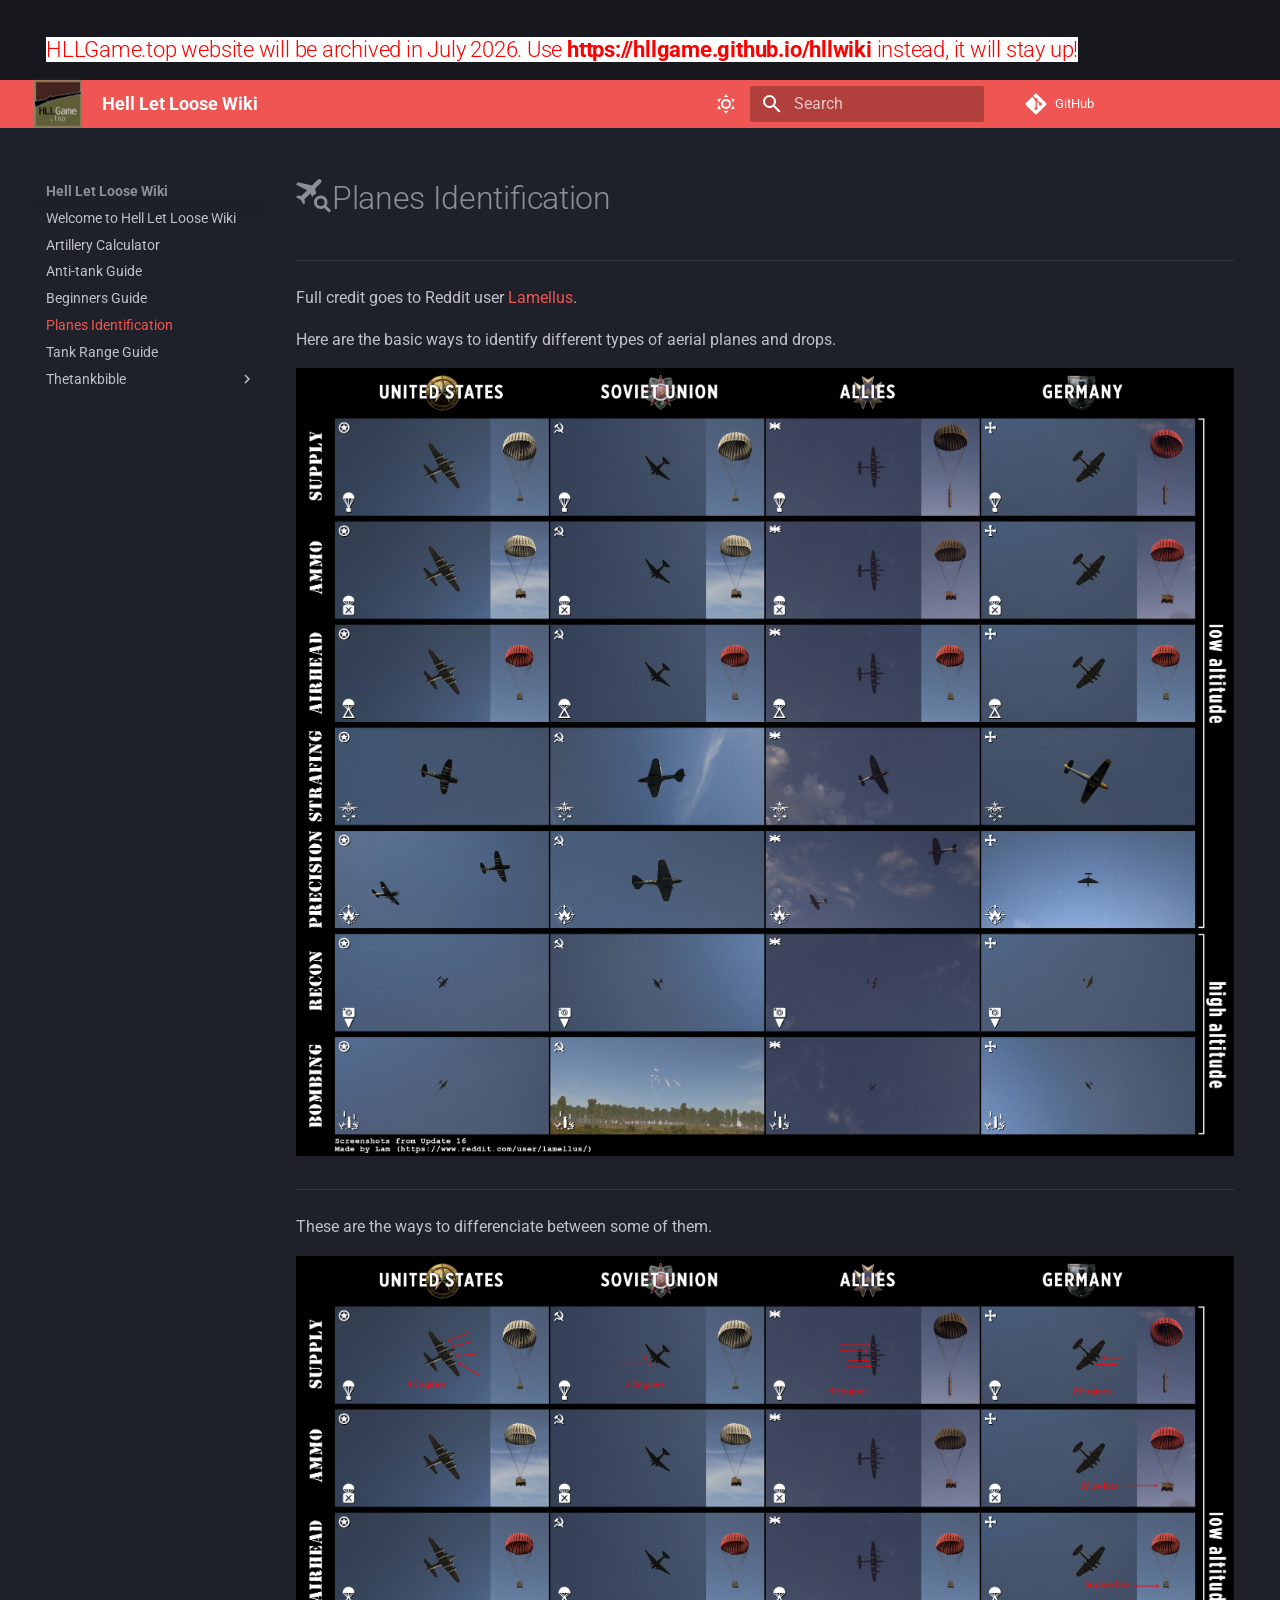
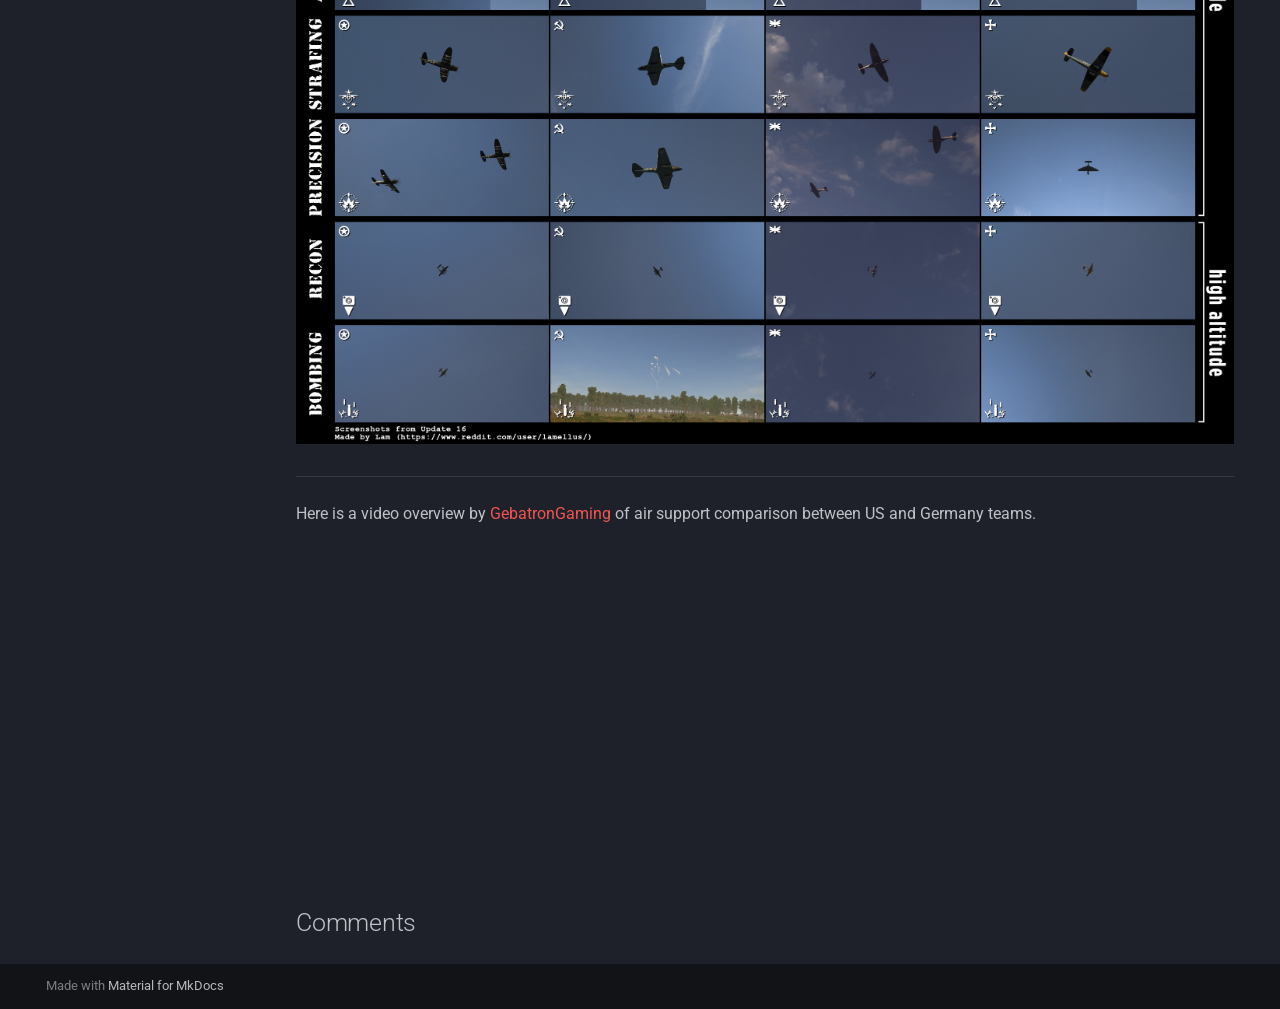
<file: planesidentification.html>
<!DOCTYPE html><html lang="en" class="no-js"><head>
    
      <meta charset="utf-8">
      <meta name="viewport" content="width=device-width,initial-scale=1">
      
      
      
        <link rel="canonical" href="https://hllgame.top/planesidentification.html">
      
      
        <link rel="prev" href="beginnersguide.html">
      
      
        <link rel="next" href="tankrange.html">
      
      
        
      
      
      <link rel="icon" href="assets/HLLGameLogo256.png">
      <meta name="generator" content="mkdocs-1.6.1, mkdocs-material-9.7.6">
    
    
      
        <title>Planes Identification - Hell Let Loose Wiki</title>
      
    
    
      <link rel="stylesheet" href="assets/stylesheets/main.484c7ddc.min.css">
      
        
        <link rel="stylesheet" href="assets/stylesheets/palette.ab4e12ef.min.css">
      
      


    
    
      
    
    
      
        
        
        <link rel="preconnect" href="https://fonts.gstatic.com" crossorigin="">
        <link rel="stylesheet" href="https://fonts.googleapis.com/css?family=Roboto:300,300i,400,400i,700,700i%7CRoboto+Mono:400,400i,700,700i&amp;display=fallback">
        <style>:root{--md-text-font:"Roboto";--md-code-font:"Roboto Mono"}</style>
      
    
    
      <link rel="stylesheet" href="stylesheets/extra.css">
    
    <script>__md_scope=new URL(".",location),__md_hash=e=>[...e].reduce(((e,_)=>(e<<5)-e+_.charCodeAt(0)),0),__md_get=(e,_=localStorage,t=__md_scope)=>JSON.parse(_.getItem(t.pathname+"."+e)),__md_set=(e,_,t=localStorage,a=__md_scope)=>{try{t.setItem(a.pathname+"."+e,JSON.stringify(_))}catch(e){}}</script>
    
      

    
    
  <script defer="" src="https://hello.hllgame.top/script.js" data-website-id="2c1f5269-76ba-499f-8afd-b5ee31a5dc1e">
  </script>

  <link href="assets/stylesheets/glightbox.min.css" rel="stylesheet"><script src="assets/javascripts/glightbox.min.js"></script><style id="glightbox-style">
            html.glightbox-open { overflow: initial; height: 100%; }
            .gslide-title { margin-top: 0px; user-select: text; }
            .gslide-desc { color: #666; user-select: text; }
            .gslide-image img { background: white; }
            .gscrollbar-fixer { padding-right: 15px; }
            .gdesc-inner { font-size: 0.75rem; }
            body[data-md-color-scheme="slate"] .gdesc-inner { background: var(--md-default-bg-color); }
            body[data-md-color-scheme="slate"] .gslide-title { color: var(--md-default-fg-color); }
            body[data-md-color-scheme="slate"] .gslide-desc { color: var(--md-default-fg-color); }
        </style></head>
  
  
    
    
      
    
    
    
    
    <body dir="ltr" data-md-color-scheme="slate" data-md-color-primary="red" data-md-color-accent="deep-purple">
  
    
    <input class="md-toggle" data-md-toggle="drawer" type="checkbox" id="__drawer" autocomplete="off">
    <input class="md-toggle" data-md-toggle="search" type="checkbox" id="__search" autocomplete="off">
    <label class="md-overlay" for="__drawer"></label>
    <div data-md-component="skip">
      
        
        <a href="#planes-identification" class="md-skip">
          Skip to content
        </a>
      
    </div>
    <div data-md-component="announce">
      
        <aside class="md-banner">
          <div class="md-banner__inner md-grid md-typeset">
            
            
  <h2><span style="color: #ff0000; background-color: #ffffff;">HLLGame.top website will be archived in July 2026. Use <strong><a style="color: #ff0000; background-color: #ffffff;" href="https://hllgame.github.io/hllwiki">https://hllgame.github.io/hllwiki</a></strong> instead, it will stay up!</span></h2>

          </div>
          
        </aside>
      
    </div>
    
    
      

  

<header class="md-header md-header--shadow" data-md-component="header">
  <nav class="md-header__inner md-grid" aria-label="Header">
    <a href="index.html" title="Hell Let Loose Wiki" class="md-header__button md-logo" aria-label="Hell Let Loose Wiki" data-md-component="logo">
      
  <img src="assets/HLLGameLogo256.png" alt="logo">

    </a>
    <label class="md-header__button md-icon" for="__drawer">
      
      <svg xmlns="http://www.w3.org/2000/svg" viewBox="0 0 24 24"><path d="M3 6h18v2H3zm0 5h18v2H3zm0 5h18v2H3z"></path></svg>
    </label>
    <div class="md-header__title" data-md-component="header-title">
      <div class="md-header__ellipsis">
        <div class="md-header__topic">
          <span class="md-ellipsis">
            Hell Let Loose Wiki
          </span>
        </div>
        <div class="md-header__topic" data-md-component="header-topic">
          <span class="md-ellipsis">
            
              Planes Identification
            
          </span>
        </div>
      </div>
    </div>
    
      
        <form class="md-header__option" data-md-component="palette">
  
    
    
    
    <input class="md-option" data-md-color-media="" data-md-color-scheme="slate" data-md-color-primary="red" data-md-color-accent="deep-purple" aria-label="Dark mode" type="radio" name="__palette" id="__palette_0">
    
      <label class="md-header__button md-icon" title="Dark mode" for="__palette_1" hidden="">
        <svg xmlns="http://www.w3.org/2000/svg" viewBox="0 0 24 24"><path d="M12 7a5 5 0 0 1 5 5 5 5 0 0 1-5 5 5 5 0 0 1-5-5 5 5 0 0 1 5-5m0 2a3 3 0 0 0-3 3 3 3 0 0 0 3 3 3 3 0 0 0 3-3 3 3 0 0 0-3-3m0-7 2.39 3.42C13.65 5.15 12.84 5 12 5s-1.65.15-2.39.42zM3.34 7l4.16-.35A7.2 7.2 0 0 0 5.94 8.5c-.44.74-.69 1.5-.83 2.29zm.02 10 1.76-3.77a7.131 7.131 0 0 0 2.38 4.14zM20.65 7l-1.77 3.79a7.02 7.02 0 0 0-2.38-4.15zm-.01 10-4.14.36c.59-.51 1.12-1.14 1.54-1.86.42-.73.69-1.5.83-2.29zM12 22l-2.41-3.44c.74.27 1.55.44 2.41.44.82 0 1.63-.17 2.37-.44z"></path></svg>
      </label>
    
  
    
    
    
    <input class="md-option" data-md-color-media="" data-md-color-scheme="default" data-md-color-primary="green" data-md-color-accent="deep-orange" aria-label="Light mode" type="radio" name="__palette" id="__palette_1">
    
      <label class="md-header__button md-icon" title="Light mode" for="__palette_0" hidden="">
        <svg xmlns="http://www.w3.org/2000/svg" viewBox="0 0 24 24"><path d="m17.75 4.09-2.53 1.94.91 3.06-2.63-1.81-2.63 1.81.91-3.06-2.53-1.94L12.44 4l1.06-3 1.06 3zm3.5 6.91-1.64 1.25.59 1.98-1.7-1.17-1.7 1.17.59-1.98L15.75 11l2.06-.05L18.5 9l.69 1.95zm-2.28 4.95c.83-.08 1.72 1.1 1.19 1.85-.32.45-.66.87-1.08 1.27C15.17 23 8.84 23 4.94 19.07c-3.91-3.9-3.91-10.24 0-14.14.4-.4.82-.76 1.27-1.08.75-.53 1.93.36 1.85 1.19-.27 2.86.69 5.83 2.89 8.02a9.96 9.96 0 0 0 8.02 2.89m-1.64 2.02a12.08 12.08 0 0 1-7.8-3.47c-2.17-2.19-3.33-5-3.49-7.82-2.81 3.14-2.7 7.96.31 10.98 3.02 3.01 7.84 3.12 10.98.31"></path></svg>
      </label>
    
  
</form>
      
    
    
      <script>var palette=__md_get("__palette");if(palette&&palette.color){if("(prefers-color-scheme)"===palette.color.media){var media=matchMedia("(prefers-color-scheme: light)"),input=document.querySelector(media.matches?"[data-md-color-media='(prefers-color-scheme: light)']":"[data-md-color-media='(prefers-color-scheme: dark)']");palette.color.media=input.getAttribute("data-md-color-media"),palette.color.scheme=input.getAttribute("data-md-color-scheme"),palette.color.primary=input.getAttribute("data-md-color-primary"),palette.color.accent=input.getAttribute("data-md-color-accent")}for(var[key,value]of Object.entries(palette.color))document.body.setAttribute("data-md-color-"+key,value)}</script>
    
    
    
      
      
        <label class="md-header__button md-icon" for="__search">
          
          <svg xmlns="http://www.w3.org/2000/svg" viewBox="0 0 24 24"><path d="M9.5 3A6.5 6.5 0 0 1 16 9.5c0 1.61-.59 3.09-1.56 4.23l.27.27h.79l5 5-1.5 1.5-5-5v-.79l-.27-.27A6.52 6.52 0 0 1 9.5 16 6.5 6.5 0 0 1 3 9.5 6.5 6.5 0 0 1 9.5 3m0 2C7 5 5 7 5 9.5S7 14 9.5 14 14 12 14 9.5 12 5 9.5 5"></path></svg>
        </label>
        <div class="md-search" data-md-component="search" role="dialog">
  <label class="md-search__overlay" for="__search"></label>
  <div class="md-search__inner" role="search">
    <form class="md-search__form" name="search">
      <input type="text" class="md-search__input" name="query" aria-label="Search" placeholder="Search" autocapitalize="off" autocorrect="off" autocomplete="off" spellcheck="false" data-md-component="search-query" required="">
      <label class="md-search__icon md-icon" for="__search">
        
        <svg xmlns="http://www.w3.org/2000/svg" viewBox="0 0 24 24"><path d="M9.5 3A6.5 6.5 0 0 1 16 9.5c0 1.61-.59 3.09-1.56 4.23l.27.27h.79l5 5-1.5 1.5-5-5v-.79l-.27-.27A6.52 6.52 0 0 1 9.5 16 6.5 6.5 0 0 1 3 9.5 6.5 6.5 0 0 1 9.5 3m0 2C7 5 5 7 5 9.5S7 14 9.5 14 14 12 14 9.5 12 5 9.5 5"></path></svg>
        
        <svg xmlns="http://www.w3.org/2000/svg" viewBox="0 0 24 24"><path d="M20 11v2H8l5.5 5.5-1.42 1.42L4.16 12l7.92-7.92L13.5 5.5 8 11z"></path></svg>
      </label>
      <nav class="md-search__options" aria-label="Search">
        
        <button type="reset" class="md-search__icon md-icon" title="Clear" aria-label="Clear" tabindex="-1">
          
          <svg xmlns="http://www.w3.org/2000/svg" viewBox="0 0 24 24"><path d="M19 6.41 17.59 5 12 10.59 6.41 5 5 6.41 10.59 12 5 17.59 6.41 19 12 13.41 17.59 19 19 17.59 13.41 12z"></path></svg>
        </button>
      </nav>
      
    </form>
    <div class="md-search__output">
      <div class="md-search__scrollwrap" tabindex="0" data-md-scrollfix="">
        <div class="md-search-result" data-md-component="search-result">
          <div class="md-search-result__meta">
            Initializing search
          </div>
          <ol class="md-search-result__list" role="presentation"></ol>
        </div>
      </div>
    </div>
  </div>
</div>
      
    
    
      <div class="md-header__source">
        <a href="https://github.com/hllgame/hllwiki" title="Go to repository" class="md-source" data-md-component="source">
  <div class="md-source__icon md-icon">
    
    <svg xmlns="http://www.w3.org/2000/svg" viewBox="0 0 448 512"><!--! Font Awesome Free 7.1.0 by @fontawesome - https://fontawesome.com License - https://fontawesome.com/license/free (Icons: CC BY 4.0, Fonts: SIL OFL 1.1, Code: MIT License) Copyright 2025 Fonticons, Inc.--><path d="M439.6 236.1 244 40.5c-5.4-5.5-12.8-8.5-20.4-8.5s-15 3-20.4 8.4L162.5 81l51.5 51.5c27.1-9.1 52.7 16.8 43.4 43.7l49.7 49.7c34.2-11.8 61.2 31 35.5 56.7-26.5 26.5-70.2-2.9-56-37.3L240.3 199v121.9c25.3 12.5 22.3 41.8 9.1 55-6.4 6.4-15.2 10.1-24.3 10.1s-17.8-3.6-24.3-10.1c-17.6-17.6-11.1-46.9 11.2-56v-123c-20.8-8.5-24.6-30.7-18.6-45L142.6 101 8.5 235.1C3 240.6 0 247.9 0 255.5s3 15 8.5 20.4l195.6 195.7c5.4 5.4 12.7 8.4 20.4 8.4s15-3 20.4-8.4l194.7-194.7c5.4-5.4 8.4-12.8 8.4-20.4s-3-15-8.4-20.4"></path></svg>
  </div>
  <div class="md-source__repository">
    GitHub
  </div>
</a>
      </div>
    
  </nav>
  
</header>
    
    <div class="md-container" data-md-component="container">
      
      
        
          
        
      
      <main class="md-main" data-md-component="main">
        <div class="md-main__inner md-grid">
          
            
              
              <div class="md-sidebar md-sidebar--primary" data-md-component="sidebar" data-md-type="navigation">
                <div class="md-sidebar__scrollwrap">
                  <div class="md-sidebar__inner">
                    



  

<nav class="md-nav md-nav--primary md-nav--integrated" aria-label="Navigation" data-md-level="0">
  <label class="md-nav__title" for="__drawer">
    <a href="index.html" title="Hell Let Loose Wiki" class="md-nav__button md-logo" aria-label="Hell Let Loose Wiki" data-md-component="logo">
      
  <img src="assets/HLLGameLogo256.png" alt="logo">

    </a>
    Hell Let Loose Wiki
  </label>
  
    <div class="md-nav__source">
      <a href="https://github.com/hllgame/hllwiki" title="Go to repository" class="md-source" data-md-component="source">
  <div class="md-source__icon md-icon">
    
    <svg xmlns="http://www.w3.org/2000/svg" viewBox="0 0 448 512"><!--! Font Awesome Free 7.1.0 by @fontawesome - https://fontawesome.com License - https://fontawesome.com/license/free (Icons: CC BY 4.0, Fonts: SIL OFL 1.1, Code: MIT License) Copyright 2025 Fonticons, Inc.--><path d="M439.6 236.1 244 40.5c-5.4-5.5-12.8-8.5-20.4-8.5s-15 3-20.4 8.4L162.5 81l51.5 51.5c27.1-9.1 52.7 16.8 43.4 43.7l49.7 49.7c34.2-11.8 61.2 31 35.5 56.7-26.5 26.5-70.2-2.9-56-37.3L240.3 199v121.9c25.3 12.5 22.3 41.8 9.1 55-6.4 6.4-15.2 10.1-24.3 10.1s-17.8-3.6-24.3-10.1c-17.6-17.6-11.1-46.9 11.2-56v-123c-20.8-8.5-24.6-30.7-18.6-45L142.6 101 8.5 235.1C3 240.6 0 247.9 0 255.5s3 15 8.5 20.4l195.6 195.7c5.4 5.4 12.7 8.4 20.4 8.4s15-3 20.4-8.4l194.7-194.7c5.4-5.4 8.4-12.8 8.4-20.4s-3-15-8.4-20.4"></path></svg>
  </div>
  <div class="md-source__repository">
    GitHub
  </div>
</a>
    </div>
  
  <ul class="md-nav__list" data-md-scrollfix="">
    
      
      
  
  
  
  
    <li class="md-nav__item">
      <a href="index.html" class="md-nav__link">
        
  
  
  <span class="md-ellipsis">
    
  
    Welcome to Hell Let Loose Wiki
  

    
  </span>
  
  

      </a>
    </li>
  

    
      
      
  
  
  
  
    <li class="md-nav__item">
      <a href="artillerycalc.html" class="md-nav__link">
        
  
  
  <span class="md-ellipsis">
    
  
    Artillery Calculator
  

    
  </span>
  
  

      </a>
    </li>
  

    
      
      
  
  
  
  
    <li class="md-nav__item">
      <a href="atguide.html" class="md-nav__link">
        
  
  
  <span class="md-ellipsis">
    
  
    Anti-tank Guide
  

    
  </span>
  
  

      </a>
    </li>
  

    
      
      
  
  
  
  
    <li class="md-nav__item">
      <a href="beginnersguide.html" class="md-nav__link">
        
  
  
  <span class="md-ellipsis">
    
  
    Beginners Guide
  

    
  </span>
  
  

      </a>
    </li>
  

    
      
      
  
  
    
  
  
  
    <li class="md-nav__item md-nav__item--active">
      
      <input class="md-nav__toggle md-toggle" type="checkbox" id="__toc">
      
      
        
      
      
      <a href="planesidentification.html" class="md-nav__link md-nav__link--active">
        
  
  
  <span class="md-ellipsis">
    
  
    Planes Identification
  

    
  </span>
  
  

      </a>
      
    </li>
  

    
      
      
  
  
  
  
    <li class="md-nav__item">
      <a href="tankrange.html" class="md-nav__link">
        
  
  
  <span class="md-ellipsis">
    
  
    Tank Range Guide
  

    
  </span>
  
  

      </a>
    </li>
  

    
      
      
  
  
  
  
    
    
    
    
    
    <li class="md-nav__item md-nav__item--nested">
      
        
        
        <input class="md-nav__toggle md-toggle " type="checkbox" id="__nav_7">
        
          
          <label class="md-nav__link" for="__nav_7" id="__nav_7_label" tabindex="0">
            
  
  
  <span class="md-ellipsis">
    
  
    Thetankbible
  

    
  </span>
  
  

            <span class="md-nav__icon md-icon"></span>
          </label>
        
        <nav class="md-nav" data-md-level="1" aria-labelledby="__nav_7_label" aria-expanded="false">
          <label class="md-nav__title" for="__nav_7">
            <span class="md-nav__icon md-icon"></span>
            
  
    Thetankbible
  

          </label>
          <ul class="md-nav__list" data-md-scrollfix="">
            
              
                
  
  
  
  
    <li class="md-nav__item">
      <a href="thetankbible/thetankbible.html" class="md-nav__link">
        
  
  
  <span class="md-ellipsis">
    
  
    Thetankbible
  

    
  </span>
  
  

      </a>
    </li>
  

              
            
          </ul>
        </nav>
      
    </li>
  

    
  </ul>
</nav>
                  </div>
                </div>
              </div>
            
            
          
          
            <div class="md-content" data-md-component="content">
              
              <article class="md-content__inner md-typeset">
                
                  


  
  


<h1 id="planes-identification"><span class="twemoji"><svg xmlns="http://www.w3.org/2000/svg" viewBox="0 0 24 24"><path d="m9.55 9.63 1.35 2.59c.6-1.05 1.51-1.91 2.6-2.48l-.77-3.29 3.89-3.89c.58-.59.58-1.56 0-2.122s-1.54-.586-2.12 0L10.61 4.33l-9.2-2.12L0 3.62 7.43 7.5l-3.89 3.9-2.48-.35L0 12.11l3.18 1.76 1.77 3.19L6 16l-.34-2.5zM16.5 11c2.5 0 4.5 2 4.5 4.5 0 .88-.25 1.71-.69 2.4l3.08 3.1L22 22.39l-3.12-3.07c-.69.43-1.51.68-2.38.68-2.5 0-4.5-2-4.5-4.5s2-4.5 4.5-4.5m0 2a2.5 2.5 0 0 0 0 5 2.5 2.5 0 0 0 0-5"></path></svg></span>Planes Identification</h1>
<hr>
<p>Full credit goes to Reddit user <a href="https://www.reddit.com/user/lamellus">Lamellus</a>.</p>
<p>Here are the basic ways to identify different types of aerial planes and drops.</p>
<p><a class="glightbox" data-type="image" data-width="auto" data-height="auto" href="planesidentification/planesidentification_image1.png" data-desc-position="bottom"><img alt="" src="planesidentification/planesidentification_image1.png"></a></p>
<hr>
<p>These are the ways to differenciate between some of them.</p>
<p><a class="glightbox" data-type="image" data-width="auto" data-height="auto" href="planesidentification/planesidentification_image2.png" data-desc-position="bottom"><img alt="" src="planesidentification/planesidentification_image2.png"></a></p>
<hr>
<p>Here is a video overview by <a href="https://www.youtube.com/@GebatronGaming">GebatronGaming</a> of air support comparison between US and Germany teams.</p>
<iframe width="560" height="315" src="https://www.youtube.com/embed/Way5O4abBq8?si=r0nQ1tqPomv7OrjI" title="YouTube video player" frameborder="0" allow="accelerometer; autoplay; clipboard-write; encrypted-media; gyroscope; picture-in-picture; web-share" referrerpolicy="strict-origin-when-cross-origin" allowfullscreen=""></iframe>







  
  






  <h2 id="__comments">Comments</h2>
  <!-- Insert generated snippet here -->
<script src="https://giscus.app/client.js" data-repo="hllgame/hllwiki" data-repo-id="R_kgDOPGeftA" data-category="General" data-category-id="DIC_kwDOPGeftM4Cscim" data-mapping="pathname" data-strict="0" data-reactions-enabled="1" data-emit-metadata="0" data-input-position="top" data-theme="dark_dimmed" data-lang="en" data-loading="lazy" crossorigin="anonymous" async="">
</script>
  <!-- Synchronize Giscus theme with palette -->
  <script>
    var giscus = document.querySelector("script[src*=giscus]")

    // Set palette on initial load
    var palette = __md_get("__palette")
    if (palette && typeof palette.color === "object") {
      var theme = palette.color.scheme === "slate"
        ? "transparent_dark"
        : "light"

      // Instruct Giscus to set theme
      giscus.setAttribute("data-theme", theme) 
    }

    // Register event handlers after documented loaded
    document.addEventListener("DOMContentLoaded", function() {
      var ref = document.querySelector("[data-md-component=palette]")
      ref.addEventListener("change", function() {
        var palette = __md_get("__palette")
        if (palette && typeof palette.color === "object") {
          var theme = palette.color.scheme === "slate"
            ? "transparent_dark"
            : "light"

          // Instruct Giscus to change theme
          var frame = document.querySelector(".giscus-frame")
          frame.contentWindow.postMessage(
            { giscus: { setConfig: { theme } } },
            "https://giscus.app"
          )
        }
      })
    })
  </script>

                
              </article>
            </div>
          
          
<script>var target=document.getElementById(location.hash.slice(1));target&&target.name&&(target.checked=target.name.startsWith("__tabbed_"))</script>
        </div>
        
          <button type="button" class="md-top md-icon" data-md-component="top" hidden="">
  
  <svg xmlns="http://www.w3.org/2000/svg" viewBox="0 0 24 24"><path d="M13 20h-2V8l-5.5 5.5-1.42-1.42L12 4.16l7.92 7.92-1.42 1.42L13 8z"></path></svg>
  Back to top
</button>
        
      </main>
      
        <footer class="md-footer">
  
  <div class="md-footer-meta md-typeset">
    <div class="md-footer-meta__inner md-grid">
      <div class="md-copyright">
  
  
    Made with
    <a href="https://squidfunk.github.io/mkdocs-material/" target="_blank" rel="noopener">
      Material for MkDocs
    </a>
  
</div>
      
    </div>
  </div>
</footer>
      
    </div>
    <div class="md-dialog" data-md-component="dialog">
      <div class="md-dialog__inner md-typeset"></div>
    </div>
    
    
    
      
      
      <script id="__config" type="application/json">{"annotate": null, "base": ".", "features": ["navigation.top", "toc.integrate"], "search": "assets/javascripts/workers/search.2c215733.min.js", "tags": null, "translations": {"clipboard.copied": "Copied to clipboard", "clipboard.copy": "Copy to clipboard", "search.result.more.one": "1 more on this page", "search.result.more.other": "# more on this page", "search.result.none": "No matching documents", "search.result.one": "1 matching document", "search.result.other": "# matching documents", "search.result.placeholder": "Type to start searching", "search.result.term.missing": "Missing", "select.version": "Select version"}, "version": null}</script>
    
    
      <script src="assets/javascripts/bundle.79ae519e.min.js"></script>
      
    
  
<script id="init-glightbox">const lightbox = GLightbox({"touchNavigation": true, "loop": false, "zoomable": true, "draggable": true, "openEffect": "zoom", "closeEffect": "zoom", "slideEffect": "slide"});
document$.subscribe(()=>{ lightbox.reload(); });
</script></body></html>
</file>
<file: stylesheets/extra.css>
.md-header__button.md-logo {
    margin: 0;
    padding: 0;
}
.md-header__button.md-logo img, .md-header__button.md-logo svg {
    height: 2.4rem;
    width: 2.4rem;
}

.icon {
    font-size: 1em;
    height: 1em;
    width: 1em;
    object-fit: contain;
    vertical-align: text-bottom;
    display: inline;
}
</file>
<file: assets/stylesheets/main.484c7ddc.min.css>
@charset "UTF-8";html{-webkit-text-size-adjust:none;-moz-text-size-adjust:none;text-size-adjust:none;box-sizing:border-box}*,:after,:before{box-sizing:inherit}@media (prefers-reduced-motion){*,:after,:before{transition:none!important}}body{margin:0}a,button,input,label{-webkit-tap-highlight-color:transparent}a{color:inherit;text-decoration:none}hr{border:0;box-sizing:initial;display:block;height:.05rem;overflow:visible;padding:0}small{font-size:80%}sub,sup{line-height:1em}img{border-style:none}table{border-collapse:initial;border-spacing:0}td,th{font-weight:400;vertical-align:top}button{background:#0000;border:0;font-family:inherit;font-size:inherit;margin:0;padding:0}input{border:0;outline:none}:root{--md-primary-fg-color:#4051b5;--md-primary-fg-color--light:#5d6cc0;--md-primary-fg-color--dark:#303fa1;--md-primary-bg-color:#fff;--md-primary-bg-color--light:#ffffffb3;--md-accent-fg-color:#526cfe;--md-accent-fg-color--transparent:#526cfe1a;--md-accent-bg-color:#fff;--md-accent-bg-color--light:#ffffffb3}[data-md-color-scheme=default]{color-scheme:light}[data-md-color-scheme=default] img[src$="#gh-dark-mode-only"],[data-md-color-scheme=default] img[src$="#only-dark"]{display:none}:root,[data-md-color-scheme=default]{--md-hue:225deg;--md-default-fg-color:#000000de;--md-default-fg-color--light:#0000008a;--md-default-fg-color--lighter:#00000052;--md-default-fg-color--lightest:#00000012;--md-default-bg-color:#fff;--md-default-bg-color--light:#ffffffb3;--md-default-bg-color--lighter:#ffffff4d;--md-default-bg-color--lightest:#ffffff1f;--md-code-fg-color:#36464e;--md-code-bg-color:#f5f5f5;--md-code-bg-color--light:#f5f5f5b3;--md-code-bg-color--lighter:#f5f5f54d;--md-code-hl-color:#4287ff;--md-code-hl-color--light:#4287ff1a;--md-code-hl-number-color:#d52a2a;--md-code-hl-special-color:#db1457;--md-code-hl-function-color:#a846b9;--md-code-hl-constant-color:#6e59d9;--md-code-hl-keyword-color:#3f6ec6;--md-code-hl-string-color:#1c7d4d;--md-code-hl-name-color:var(--md-code-fg-color);--md-code-hl-operator-color:var(--md-default-fg-color--light);--md-code-hl-punctuation-color:var(--md-default-fg-color--light);--md-code-hl-comment-color:var(--md-default-fg-color--light);--md-code-hl-generic-color:var(--md-default-fg-color--light);--md-code-hl-variable-color:var(--md-default-fg-color--light);--md-typeset-color:var(--md-default-fg-color);--md-typeset-a-color:var(--md-primary-fg-color);--md-typeset-del-color:#f5503d26;--md-typeset-ins-color:#0bd57026;--md-typeset-kbd-color:#fafafa;--md-typeset-kbd-accent-color:#fff;--md-typeset-kbd-border-color:#b8b8b8;--md-typeset-mark-color:#ffff0080;--md-typeset-table-color:#0000001f;--md-typeset-table-color--light:rgba(0,0,0,.035);--md-admonition-fg-color:var(--md-default-fg-color);--md-admonition-bg-color:var(--md-default-bg-color);--md-warning-fg-color:#000000de;--md-warning-bg-color:#ff9;--md-footer-fg-color:#fff;--md-footer-fg-color--light:#ffffffb3;--md-footer-fg-color--lighter:#ffffff73;--md-footer-bg-color:#000000de;--md-footer-bg-color--dark:#00000052;--md-shadow-z1:0 0.2rem 0.5rem #0000000d,0 0 0.05rem #0000001a;--md-shadow-z2:0 0.2rem 0.5rem #0000001a,0 0 0.05rem #00000040;--md-shadow-z3:0 0.2rem 0.5rem #0003,0 0 0.05rem #00000059}.md-icon svg{fill:currentcolor;display:block;height:1.2rem;width:1.2rem}body{-webkit-font-smoothing:antialiased;-moz-osx-font-smoothing:grayscale;--md-text-font-family:var(--md-text-font,_),-apple-system,BlinkMacSystemFont,Helvetica,Arial,sans-serif;--md-code-font-family:var(--md-code-font,_),SFMono-Regular,Consolas,Menlo,monospace}aside,body,input{font-feature-settings:"kern","liga";color:var(--md-typeset-color);font-family:var(--md-text-font-family)}code,kbd,pre{font-feature-settings:"kern";font-family:var(--md-code-font-family)}:root{--md-typeset-table-sort-icon:url('data:image/svg+xml;charset=utf-8,<svg xmlns="http://www.w3.org/2000/svg" viewBox="0 0 24 24"><path d="m18 21-4-4h3V7h-3l4-4 4 4h-3v10h3M2 19v-2h10v2M2 13v-2h7v2M2 7V5h4v2z"/></svg>');--md-typeset-table-sort-icon--asc:url('data:image/svg+xml;charset=utf-8,<svg xmlns="http://www.w3.org/2000/svg" viewBox="0 0 24 24"><path d="M19 17h3l-4 4-4-4h3V3h2M2 17h10v2H2M6 5v2H2V5m0 6h7v2H2z"/></svg>');--md-typeset-table-sort-icon--desc:url('data:image/svg+xml;charset=utf-8,<svg xmlns="http://www.w3.org/2000/svg" viewBox="0 0 24 24"><path d="M19 7h3l-4-4-4 4h3v14h2M2 17h10v2H2M6 5v2H2V5m0 6h7v2H2z"/></svg>')}.md-typeset{-webkit-print-color-adjust:exact;color-adjust:exact;font-size:.8rem;line-height:1.6;overflow-wrap:break-word}@media print{.md-typeset{font-size:.68rem}}.md-typeset blockquote,.md-typeset dl,.md-typeset figure,.md-typeset ol,.md-typeset pre,.md-typeset ul{margin-bottom:1em;margin-top:1em}.md-typeset h1{color:var(--md-default-fg-color--light);font-size:2em;line-height:1.3;margin:0 0 1.25em}.md-typeset h1,.md-typeset h2{font-weight:300;letter-spacing:-.01em}.md-typeset h2{font-size:1.5625em;line-height:1.4;margin:1.6em 0 .64em}.md-typeset h3{font-size:1.25em;font-weight:400;letter-spacing:-.01em;line-height:1.5;margin:1.6em 0 .8em}.md-typeset h2+h3{margin-top:.8em}.md-typeset h4{font-weight:700;letter-spacing:-.01em;margin:1em 0}.md-typeset h5,.md-typeset h6{color:var(--md-default-fg-color--light);font-size:.8em;font-weight:700;letter-spacing:-.01em;margin:1.25em 0}.md-typeset h5{text-transform:uppercase}.md-typeset h5 code{text-transform:none}.md-typeset hr{border-bottom:.05rem solid var(--md-default-fg-color--lightest);display:flow-root;margin:1.5em 0}.md-typeset a{color:var(--md-typeset-a-color);word-break:break-word}.md-typeset a,.md-typeset a:before{transition:color 125ms}.md-typeset a:focus,.md-typeset a:hover{color:var(--md-accent-fg-color)}.md-typeset a:focus code,.md-typeset a:hover code{background-color:var(--md-accent-fg-color--transparent);color:var(--md-accent-fg-color)}.md-typeset a code{color:var(--md-typeset-a-color)}.md-typeset a.focus-visible{outline-color:var(--md-accent-fg-color);outline-offset:.2rem}.md-typeset code,.md-typeset kbd,.md-typeset pre{color:var(--md-code-fg-color);direction:ltr;font-variant-ligatures:none;transition:background-color 125ms}@media print{.md-typeset code,.md-typeset kbd,.md-typeset pre{white-space:pre-wrap}}.md-typeset code{background-color:var(--md-code-bg-color);border-radius:.1rem;-webkit-box-decoration-break:clone;box-decoration-break:clone;font-size:.85em;padding:0 .2941176471em;transition:color 125ms,background-color 125ms;word-break:break-word}.md-typeset code:not(.focus-visible){-webkit-tap-highlight-color:transparent;outline:none}.md-typeset pre{display:flow-root;line-height:1.4;position:relative}.md-typeset pre>code{-webkit-box-decoration-break:slice;box-decoration-break:slice;box-shadow:none;display:block;margin:0;outline-color:var(--md-accent-fg-color);overflow:auto;padding:.7720588235em 1.1764705882em;scrollbar-color:var(--md-default-fg-color--lighter) #0000;scrollbar-width:thin;touch-action:auto;word-break:normal}.md-typeset pre>code:hover{scrollbar-color:var(--md-accent-fg-color) #0000}.md-typeset pre>code::-webkit-scrollbar{height:.2rem;width:.2rem}.md-typeset pre>code::-webkit-scrollbar-thumb{background-color:var(--md-default-fg-color--lighter)}.md-typeset pre>code::-webkit-scrollbar-thumb:hover{background-color:var(--md-accent-fg-color)}.md-typeset kbd{background-color:var(--md-typeset-kbd-color);border-radius:.1rem;box-shadow:0 .1rem 0 .05rem var(--md-typeset-kbd-border-color),0 .1rem 0 var(--md-typeset-kbd-border-color),0 -.1rem .2rem var(--md-typeset-kbd-accent-color) inset;color:var(--md-default-fg-color);display:inline-block;font-size:.75em;padding:0 .6666666667em;vertical-align:text-top;word-break:break-word}.md-typeset mark{background-color:var(--md-typeset-mark-color);-webkit-box-decoration-break:clone;box-decoration-break:clone;color:inherit;word-break:break-word}.md-typeset abbr{cursor:help;text-decoration:none}.md-typeset [data-preview],.md-typeset abbr{border-bottom:.05rem dotted var(--md-default-fg-color--light)}.md-typeset small{opacity:.75}[dir=ltr] .md-typeset sub,[dir=ltr] .md-typeset sup{margin-left:.078125em}[dir=rtl] .md-typeset sub,[dir=rtl] .md-typeset sup{margin-right:.078125em}[dir=ltr] .md-typeset blockquote{padding-left:.6rem}[dir=rtl] .md-typeset blockquote{padding-right:.6rem}[dir=ltr] .md-typeset blockquote{border-left:.2rem solid var(--md-default-fg-color--lighter)}[dir=rtl] .md-typeset blockquote{border-right:.2rem solid var(--md-default-fg-color--lighter)}.md-typeset blockquote{color:var(--md-default-fg-color--light);margin-left:0;margin-right:0}.md-typeset ul{list-style-type:disc}.md-typeset ul[type]{list-style-type:revert-layer}[dir=ltr] .md-typeset ol,[dir=ltr] .md-typeset ul{margin-left:.625em}[dir=rtl] .md-typeset ol,[dir=rtl] .md-typeset ul{margin-right:.625em}.md-typeset ol,.md-typeset ul{padding:0}.md-typeset ol:not([hidden]),.md-typeset ul:not([hidden]){display:flow-root}.md-typeset ol ol,.md-typeset ul ol{list-style-type:lower-alpha}.md-typeset ol ol ol,.md-typeset ul ol ol{list-style-type:lower-roman}.md-typeset ol ol ol ol,.md-typeset ul ol ol ol{list-style-type:upper-alpha}.md-typeset ol ol ol ol ol,.md-typeset ul ol ol ol ol{list-style-type:upper-roman}.md-typeset ol[type],.md-typeset ul[type]{list-style-type:revert-layer}[dir=ltr] .md-typeset ol li,[dir=ltr] .md-typeset ul li{margin-left:1.25em}[dir=rtl] .md-typeset ol li,[dir=rtl] .md-typeset ul li{margin-right:1.25em}.md-typeset ol li,.md-typeset ul li{margin-bottom:.5em}.md-typeset ol li blockquote,.md-typeset ol li p,.md-typeset ul li blockquote,.md-typeset ul li p{margin:.5em 0}.md-typeset ol li:last-child,.md-typeset ul li:last-child{margin-bottom:0}[dir=ltr] .md-typeset ol li ol,[dir=ltr] .md-typeset ol li ul,[dir=ltr] .md-typeset ul li ol,[dir=ltr] .md-typeset ul li ul{margin-left:.625em}[dir=rtl] .md-typeset ol li ol,[dir=rtl] .md-typeset ol li ul,[dir=rtl] .md-typeset ul li ol,[dir=rtl] .md-typeset ul li ul{margin-right:.625em}.md-typeset ol li ol,.md-typeset ol li ul,.md-typeset ul li ol,.md-typeset ul li ul{margin-bottom:.5em;margin-top:.5em}[dir=ltr] .md-typeset dd{margin-left:1.875em}[dir=rtl] .md-typeset dd{margin-right:1.875em}.md-typeset dd{margin-bottom:1.5em;margin-top:1em}.md-typeset img,.md-typeset svg,.md-typeset video{height:auto;max-width:100%}.md-typeset img[align=left]{margin:1em 1em 1em 0}.md-typeset img[align=right]{margin:1em 0 1em 1em}.md-typeset img[align]:only-child{margin-top:0}.md-typeset figure{display:flow-root;margin:1em auto;max-width:100%;text-align:center;width:fit-content}.md-typeset figure img{display:block;margin:0 auto}.md-typeset figcaption{font-style:italic;margin:1em auto;max-width:24rem}.md-typeset iframe{max-width:100%}.md-typeset table:not([class]){background-color:var(--md-default-bg-color);border:.05rem solid var(--md-typeset-table-color);border-radius:.1rem;display:inline-block;font-size:.64rem;max-width:100%;overflow:auto;touch-action:auto}@media print{.md-typeset table:not([class]){display:table}}.md-typeset table:not([class])+*{margin-top:1.5em}.md-typeset table:not([class]) td>:first-child,.md-typeset table:not([class]) th>:first-child{margin-top:0}.md-typeset table:not([class]) td>:last-child,.md-typeset table:not([class]) th>:last-child{margin-bottom:0}.md-typeset table:not([class]) td:not([align]),.md-typeset table:not([class]) th:not([align]){text-align:left}[dir=rtl] .md-typeset table:not([class]) td:not([align]),[dir=rtl] .md-typeset table:not([class]) th:not([align]){text-align:right}.md-typeset table:not([class]) th{font-weight:700;min-width:5rem;padding:.9375em 1.25em;vertical-align:top}.md-typeset table:not([class]) td{border-top:.05rem solid var(--md-typeset-table-color);padding:.9375em 1.25em;vertical-align:top}.md-typeset table:not([class]) tbody tr{transition:background-color 125ms}.md-typeset table:not([class]) tbody tr:hover{background-color:var(--md-typeset-table-color--light);box-shadow:0 .05rem 0 var(--md-default-bg-color) inset}.md-typeset table:not([class]) a{word-break:normal}.md-typeset table th[role=columnheader]{cursor:pointer}[dir=ltr] .md-typeset table th[role=columnheader]:after{margin-left:.5em}[dir=rtl] .md-typeset table th[role=columnheader]:after{margin-right:.5em}.md-typeset table th[role=columnheader]:after{content:"";display:inline-block;height:1.2em;-webkit-mask-image:var(--md-typeset-table-sort-icon);mask-image:var(--md-typeset-table-sort-icon);-webkit-mask-repeat:no-repeat;mask-repeat:no-repeat;-webkit-mask-size:contain;mask-size:contain;transition:background-color 125ms;vertical-align:text-bottom;width:1.2em}.md-typeset table th[role=columnheader]:hover:after{background-color:var(--md-default-fg-color--lighter)}.md-typeset table th[role=columnheader][aria-sort=ascending]:after{background-color:var(--md-default-fg-color--light);-webkit-mask-image:var(--md-typeset-table-sort-icon--asc);mask-image:var(--md-typeset-table-sort-icon--asc)}.md-typeset table th[role=columnheader][aria-sort=descending]:after{background-color:var(--md-default-fg-color--light);-webkit-mask-image:var(--md-typeset-table-sort-icon--desc);mask-image:var(--md-typeset-table-sort-icon--desc)}.md-typeset__scrollwrap{margin:1em -.8rem;overflow-x:auto;touch-action:auto}.md-typeset__table{display:inline-block;margin-bottom:.5em;padding:0 .8rem}@media print{.md-typeset__table{display:block}}html .md-typeset__table table{display:table;margin:0;overflow:hidden;width:100%}@media screen and (max-width:44.984375em){.md-content__inner>pre{margin:1em -.8rem}.md-content__inner>pre code{border-radius:0}}.md-typeset .md-author{border-radius:100%;display:block;flex-shrink:0;height:1.6rem;overflow:hidden;position:relative;transition:color 125ms,transform 125ms;width:1.6rem}.md-typeset .md-author img{display:block}.md-typeset .md-author--more{background:var(--md-default-fg-color--lightest);color:var(--md-default-fg-color--lighter);font-size:.6rem;font-weight:700;line-height:1.6rem;text-align:center}.md-typeset .md-author--long{height:2.4rem;width:2.4rem}.md-typeset a.md-author{transform:scale(1)}.md-typeset a.md-author img{border-radius:100%;filter:grayscale(100%) opacity(75%);transition:filter 125ms}.md-typeset a.md-author:focus,.md-typeset a.md-author:hover{transform:scale(1.1);z-index:1}.md-typeset a.md-author:focus img,.md-typeset a.md-author:hover img{filter:grayscale(0)}.md-banner{background-color:var(--md-footer-bg-color);color:var(--md-footer-fg-color);overflow:auto}@media print{.md-banner{display:none}}.md-banner--warning{background-color:var(--md-warning-bg-color);color:var(--md-warning-fg-color)}.md-banner__inner{font-size:.7rem;margin:.6rem auto;padding:0 .8rem}[dir=ltr] .md-banner__button{float:right}[dir=rtl] .md-banner__button{float:left}.md-banner__button{color:inherit;cursor:pointer;transition:opacity .25s}.no-js .md-banner__button{display:none}.md-banner__button:hover{opacity:.7}html{font-size:125%;height:100%;overflow-x:hidden}@media screen and (min-width:100em){html{font-size:137.5%}}@media screen and (min-width:125em){html{font-size:150%}}body{background-color:var(--md-default-bg-color);display:flex;flex-direction:column;font-size:.5rem;min-height:100%;position:relative;width:100%}@media print{body{display:block}}@media screen and (max-width:59.984375em){body[data-md-scrolllock]{position:fixed}}.md-grid{margin-left:auto;margin-right:auto;max-width:61rem}.md-container{display:flex;flex-direction:column;flex-grow:1}@media print{.md-container{display:block}}.md-main{flex-grow:1}.md-main__inner{display:flex;height:100%;margin-top:1.5rem}.md-ellipsis{overflow:hidden;text-overflow:ellipsis}.md-toggle{display:none}.md-option{height:0;opacity:0;position:absolute;width:0}.md-option:checked+label:not([hidden]){display:block}.md-option.focus-visible+label{outline-color:var(--md-accent-fg-color);outline-style:auto}.md-skip{background-color:var(--md-default-fg-color);border-radius:.1rem;color:var(--md-default-bg-color);font-size:.64rem;margin:.5rem;opacity:0;outline-color:var(--md-accent-fg-color);padding:.3rem .5rem;position:fixed;transform:translateY(.4rem);z-index:-1}.md-skip:focus{opacity:1;transform:translateY(0);transition:transform .25s cubic-bezier(.4,0,.2,1),opacity 175ms 75ms;z-index:10}@page{margin:25mm}:root{--md-clipboard-icon:url('data:image/svg+xml;charset=utf-8,<svg xmlns="http://www.w3.org/2000/svg" viewBox="0 0 24 24"><path d="M19 21H8V7h11m0-2H8a2 2 0 0 0-2 2v14a2 2 0 0 0 2 2h11a2 2 0 0 0 2-2V7a2 2 0 0 0-2-2m-3-4H4a2 2 0 0 0-2 2v14h2V3h12z"/></svg>')}.md-clipboard{border-radius:.1rem;color:var(--md-default-fg-color--lightest);cursor:pointer;height:1.5em;outline-color:var(--md-accent-fg-color);outline-offset:.1rem;transition:color .25s;width:1.5em;z-index:1}@media print{.md-clipboard{display:none}}.md-clipboard:not(.focus-visible){-webkit-tap-highlight-color:transparent;outline:none}:hover>.md-clipboard{color:var(--md-default-fg-color--light)}.md-clipboard:focus,.md-clipboard:hover{color:var(--md-accent-fg-color)}.md-clipboard:after{background-color:currentcolor;content:"";display:block;height:1.125em;margin:0 auto;-webkit-mask-image:var(--md-clipboard-icon);mask-image:var(--md-clipboard-icon);-webkit-mask-position:center;mask-position:center;-webkit-mask-repeat:no-repeat;mask-repeat:no-repeat;-webkit-mask-size:contain;mask-size:contain;width:1.125em}.md-clipboard--inline{cursor:pointer}.md-clipboard--inline code{transition:color .25s,background-color .25s}.md-clipboard--inline:focus code,.md-clipboard--inline:hover code{background-color:var(--md-accent-fg-color--transparent);color:var(--md-accent-fg-color)}:root{--md-code-select-icon:url('data:image/svg+xml;charset=utf-8,<svg xmlns="http://www.w3.org/2000/svg" viewBox="0 0 24 24"><path d="M19 19h-4v2h4c1.1 0 2-.9 2-2v-4h-2m0-12h-4v2h4v4h2V5c0-1.1-.9-2-2-2M5 5h4V3H5c-1.1 0-2 .9-2 2v4h2m0 6H3v4c0 1.1.9 2 2 2h4v-2H5zm2-4h2v2H7zm4 0h2v2h-2zm4 0h2v2h-2zM7 7h2v2H7zm4 0h2v2h-2zm4 0h2v2h-2zm-8 8h2v2H7zm4 0h2v2h-2zm4 0h2v2h-2z"/></svg>');--md-code-copy-icon:url('data:image/svg+xml;charset=utf-8,<svg xmlns="http://www.w3.org/2000/svg" viewBox="0 0 24 24"><path d="M19 21H8V7h11m0-2H8a2 2 0 0 0-2 2v14a2 2 0 0 0 2 2h11a2 2 0 0 0 2-2V7a2 2 0 0 0-2-2m-3-4H4a2 2 0 0 0-2 2v14h2V3h12z"/></svg>')}.md-typeset .md-code__content{display:grid}.md-code__nav{background-color:var(--md-code-bg-color--lighter);border-radius:.1rem;display:flex;gap:.2rem;padding:.2rem;position:absolute;right:.25em;top:.25em;transition:background-color .25s;z-index:1}:hover>.md-code__nav{background-color:var(--md-code-bg-color--light)}.md-code__button{color:var(--md-default-fg-color--lightest);cursor:pointer;display:block;height:1.5em;outline-color:var(--md-accent-fg-color);outline-offset:.1rem;transition:color .25s;width:1.5em}:hover>*>.md-code__button{color:var(--md-default-fg-color--light)}.md-code__button.focus-visible,.md-code__button:hover{color:var(--md-accent-fg-color)}.md-code__button--active{color:var(--md-default-fg-color)!important}.md-code__button:after{background-color:currentcolor;content:"";display:block;height:1.125em;margin:0 auto;-webkit-mask-position:center;mask-position:center;-webkit-mask-repeat:no-repeat;mask-repeat:no-repeat;-webkit-mask-size:contain;mask-size:contain;width:1.125em}.md-code__button[data-md-type=select]:after{-webkit-mask-image:var(--md-code-select-icon);mask-image:var(--md-code-select-icon)}.md-code__button[data-md-type=copy]:after{-webkit-mask-image:var(--md-code-copy-icon);mask-image:var(--md-code-copy-icon)}@keyframes consent{0%{opacity:0;transform:translateY(100%)}to{opacity:1;transform:translateY(0)}}@keyframes overlay{0%{opacity:0}to{opacity:1}}.md-consent__overlay{animation:overlay .25s both;-webkit-backdrop-filter:blur(.1rem);backdrop-filter:blur(.1rem);background-color:#0000008a;height:100%;opacity:1;position:fixed;top:0;width:100%;z-index:5}.md-consent__inner{animation:consent .5s cubic-bezier(.1,.7,.1,1) both;background-color:var(--md-default-bg-color);border:0;border-radius:.1rem;bottom:0;box-shadow:0 0 .2rem #0000001a,0 .2rem .4rem #0003;max-height:100%;overflow:auto;padding:0;position:fixed;width:100%;z-index:5}.md-consent__form{padding:.8rem}.md-consent__settings{display:none;margin:1em 0}input:checked+.md-consent__settings{display:block}.md-consent__controls{margin-bottom:.8rem}.md-typeset .md-consent__controls .md-button{display:inline}@media screen and (max-width:44.984375em){.md-typeset .md-consent__controls .md-button{display:block;margin-top:.4rem;text-align:center;width:100%}}.md-consent label{cursor:pointer}.md-content{flex-grow:1;min-width:0}.md-content__inner{margin:0 .8rem 1.2rem;padding-top:.6rem}@media screen and (min-width:76.25em){[dir=ltr] .md-sidebar--primary:not([hidden])~.md-content>.md-content__inner{margin-left:1.2rem}[dir=ltr] .md-sidebar--secondary:not([hidden])~.md-content>.md-content__inner,[dir=rtl] .md-sidebar--primary:not([hidden])~.md-content>.md-content__inner{margin-right:1.2rem}[dir=rtl] .md-sidebar--secondary:not([hidden])~.md-content>.md-content__inner{margin-left:1.2rem}}.md-content__inner:before{content:"";display:block;height:.4rem}.md-content__inner>:last-child{margin-bottom:0}[dir=ltr] .md-content__button{float:right}[dir=rtl] .md-content__button{float:left}[dir=ltr] .md-content__button{margin-left:.4rem}[dir=rtl] .md-content__button{margin-right:.4rem}.md-content__button{margin:.4rem 0;padding:0}@media print{.md-content__button{display:none}}.md-typeset .md-content__button{color:var(--md-default-fg-color--lighter)}.md-content__button svg{display:inline;vertical-align:top}[dir=rtl] .md-content__button svg{transform:scaleX(-1)}[dir=ltr] .md-dialog{right:.8rem}[dir=rtl] .md-dialog{left:.8rem}.md-dialog{background-color:var(--md-default-fg-color);border-radius:.1rem;bottom:.8rem;box-shadow:var(--md-shadow-z3);min-width:11.1rem;opacity:0;padding:.4rem .6rem;pointer-events:none;position:fixed;transform:translateY(100%);transition:transform 0ms .4s,opacity .4s;z-index:4}@media print{.md-dialog{display:none}}.md-dialog--active{opacity:1;pointer-events:auto;transform:translateY(0);transition:transform .4s cubic-bezier(.075,.85,.175,1),opacity .4s}.md-dialog__inner{color:var(--md-default-bg-color);font-size:.7rem}.md-feedback{margin:2em 0 1em;text-align:center}.md-feedback fieldset{border:none;margin:0;padding:0}.md-feedback__title{font-weight:700;margin:1em auto}.md-feedback__inner{position:relative}.md-feedback__list{display:flex;flex-wrap:wrap;place-content:baseline center;position:relative}.md-feedback__list:hover .md-icon:not(:disabled){color:var(--md-default-fg-color--lighter)}:disabled .md-feedback__list{min-height:1.8rem}.md-feedback__icon{color:var(--md-default-fg-color--light);cursor:pointer;flex-shrink:0;margin:0 .1rem;transition:color 125ms}.md-feedback__icon:not(:disabled).md-icon:hover{color:var(--md-accent-fg-color)}.md-feedback__icon:disabled{color:var(--md-default-fg-color--lightest);pointer-events:none}.md-feedback__note{opacity:0;position:relative;transform:translateY(.4rem);transition:transform .4s cubic-bezier(.1,.7,.1,1),opacity .15s}.md-feedback__note>*{margin:0 auto;max-width:16rem}:disabled .md-feedback__note{opacity:1;transform:translateY(0)}@media print{.md-feedback{display:none}}.md-footer{background-color:var(--md-footer-bg-color);color:var(--md-footer-fg-color)}@media print{.md-footer{display:none}}.md-footer__inner{justify-content:space-between;overflow:auto;padding:.2rem}.md-footer__inner:not([hidden]){display:flex}.md-footer__link{align-items:end;display:flex;flex-grow:0.01;margin-bottom:.4rem;margin-top:1rem;max-width:100%;outline-color:var(--md-accent-fg-color);overflow:hidden;transition:opacity .25s}.md-footer__link:focus,.md-footer__link:hover{opacity:.7}[dir=rtl] .md-footer__link svg{transform:scaleX(-1)}@media screen and (max-width:44.984375em){.md-footer__link--prev{flex-shrink:0}.md-footer__link--prev .md-footer__title{display:none}}[dir=ltr] .md-footer__link--next{margin-left:auto}[dir=rtl] .md-footer__link--next{margin-right:auto}.md-footer__link--next{text-align:right}[dir=rtl] .md-footer__link--next{text-align:left}.md-footer__title{flex-grow:1;font-size:.9rem;margin-bottom:.7rem;max-width:calc(100% - 2.4rem);padding:0 1rem;white-space:nowrap}.md-footer__button{margin:.2rem;padding:.4rem}.md-footer__direction{font-size:.64rem;opacity:.7}.md-footer-meta{background-color:var(--md-footer-bg-color--dark)}.md-footer-meta__inner{display:flex;flex-wrap:wrap;justify-content:space-between;padding:.2rem}html .md-footer-meta.md-typeset a{color:var(--md-footer-fg-color--light)}html .md-footer-meta.md-typeset a:focus,html .md-footer-meta.md-typeset a:hover{color:var(--md-footer-fg-color)}.md-copyright{color:var(--md-footer-fg-color--lighter);font-size:.64rem;margin:auto .6rem;padding:.4rem 0;width:100%}@media screen and (min-width:45em){.md-copyright{width:auto}}.md-copyright__highlight{color:var(--md-footer-fg-color--light)}.md-social{display:inline-flex;gap:.2rem;margin:0 .4rem;padding:.2rem 0 .6rem}@media screen and (min-width:45em){.md-social{padding:.6rem 0}}.md-social__link{display:inline-block;height:1.6rem;text-align:center;width:1.6rem}.md-social__link:before{line-height:1.9}.md-social__link svg{fill:currentcolor;max-height:.8rem;vertical-align:-25%}.md-typeset .md-button{border:.1rem solid;border-radius:.1rem;color:var(--md-primary-fg-color);cursor:pointer;display:inline-block;font-weight:700;padding:.625em 2em;transition:color 125ms,background-color 125ms,border-color 125ms}.md-typeset .md-button--primary{background-color:var(--md-primary-fg-color);border-color:var(--md-primary-fg-color);color:var(--md-primary-bg-color)}.md-typeset .md-button:focus,.md-typeset .md-button:hover{background-color:var(--md-accent-fg-color);border-color:var(--md-accent-fg-color);color:var(--md-accent-bg-color)}[dir=ltr] .md-typeset .md-input{border-top-left-radius:.1rem}[dir=ltr] .md-typeset .md-input,[dir=rtl] .md-typeset .md-input{border-top-right-radius:.1rem}[dir=rtl] .md-typeset .md-input{border-top-left-radius:.1rem}.md-typeset .md-input{border-bottom:.1rem solid var(--md-default-fg-color--lighter);box-shadow:var(--md-shadow-z1);font-size:.8rem;height:1.8rem;padding:0 .6rem;transition:border .25s,box-shadow .25s}.md-typeset .md-input:focus,.md-typeset .md-input:hover{border-bottom-color:var(--md-accent-fg-color);box-shadow:var(--md-shadow-z2)}.md-typeset .md-input--stretch{width:100%}.md-header{background-color:var(--md-primary-fg-color);box-shadow:0 0 .2rem #0000,0 .2rem .4rem #0000;color:var(--md-primary-bg-color);display:block;left:0;position:sticky;right:0;top:0;z-index:4}@media print{.md-header{display:none}}.md-header[hidden]{transform:translateY(-100%);transition:transform .25s cubic-bezier(.8,0,.6,1),box-shadow .25s}.md-header--shadow{box-shadow:0 0 .2rem #0000001a,0 .2rem .4rem #0003;transition:transform .25s cubic-bezier(.1,.7,.1,1),box-shadow .25s}.md-header__inner{align-items:center;display:flex;padding:0 .2rem}.md-header__button{color:currentcolor;cursor:pointer;margin:.2rem;outline-color:var(--md-accent-fg-color);padding:.4rem;position:relative;transition:opacity .25s;vertical-align:middle;z-index:1}.md-header__button:hover{opacity:.7}.md-header__button:not([hidden]){display:inline-block}.md-header__button:not(.focus-visible){-webkit-tap-highlight-color:transparent;outline:none}.md-header__button.md-logo{margin:.2rem;padding:.4rem}@media screen and (max-width:76.234375em){.md-header__button.md-logo{display:none}}.md-header__button.md-logo img,.md-header__button.md-logo svg{fill:currentcolor;display:block;height:1.2rem;width:auto}@media screen and (min-width:60em){.md-header__button[for=__search]{display:none}}.no-js .md-header__button[for=__search]{display:none}[dir=rtl] .md-header__button[for=__search] svg{transform:scaleX(-1)}@media screen and (min-width:76.25em){.md-header__button[for=__drawer]{display:none}}.md-header__topic{display:flex;max-width:100%;position:absolute;transition:transform .4s cubic-bezier(.1,.7,.1,1),opacity .15s;white-space:nowrap}.md-header__topic+.md-header__topic{opacity:0;pointer-events:none;transform:translateX(1.25rem);transition:transform .4s cubic-bezier(1,.7,.1,.1),opacity .15s;z-index:-1}[dir=rtl] .md-header__topic+.md-header__topic{transform:translateX(-1.25rem)}.md-header__topic:first-child{font-weight:700}[dir=ltr] .md-header__title{margin-left:1rem;margin-right:.4rem}[dir=rtl] .md-header__title{margin-left:.4rem;margin-right:1rem}.md-header__title{flex-grow:1;font-size:.9rem;height:2.4rem;line-height:2.4rem}.md-header__title--active .md-header__topic{opacity:0;pointer-events:none;transform:translateX(-1.25rem);transition:transform .4s cubic-bezier(1,.7,.1,.1),opacity .15s;z-index:-1}[dir=rtl] .md-header__title--active .md-header__topic{transform:translateX(1.25rem)}.md-header__title--active .md-header__topic+.md-header__topic{opacity:1;pointer-events:auto;transform:translateX(0);transition:transform .4s cubic-bezier(.1,.7,.1,1),opacity .15s;z-index:0}.md-header__title>.md-header__ellipsis{height:100%;position:relative;width:100%}.md-header__option{display:flex;flex-shrink:0;max-width:100%;transition:max-width 0ms .25s,opacity .25s .25s;white-space:nowrap}[data-md-toggle=search]:checked~.md-header .md-header__option{max-width:0;opacity:0;transition:max-width 0ms,opacity 0ms}.md-header__option>input{bottom:0}.md-header__source{display:none}@media screen and (min-width:60em){[dir=ltr] .md-header__source{margin-left:1rem}[dir=rtl] .md-header__source{margin-right:1rem}.md-header__source{display:block;max-width:11.7rem;width:11.7rem}}@media screen and (min-width:76.25em){[dir=ltr] .md-header__source{margin-left:1.4rem}[dir=rtl] .md-header__source{margin-right:1.4rem}}.md-meta{color:var(--md-default-fg-color--light);font-size:.7rem;line-height:1.3}.md-meta__list{display:inline-flex;flex-wrap:wrap;list-style:none;margin:0;padding:0}.md-meta__item:not(:last-child):after{content:"·";margin-left:.2rem;margin-right:.2rem}.md-meta__link{color:var(--md-typeset-a-color)}.md-meta__link:focus,.md-meta__link:hover{color:var(--md-accent-fg-color)}.md-draft{background-color:#ff1744;border-radius:.125em;color:#fff;display:inline-block;font-weight:700;padding-left:.5714285714em;padding-right:.5714285714em}:root{--md-nav-icon--prev:url('data:image/svg+xml;charset=utf-8,<svg xmlns="http://www.w3.org/2000/svg" viewBox="0 0 24 24"><path d="M20 11v2H8l5.5 5.5-1.42 1.42L4.16 12l7.92-7.92L13.5 5.5 8 11z"/></svg>');--md-nav-icon--next:url('data:image/svg+xml;charset=utf-8,<svg xmlns="http://www.w3.org/2000/svg" viewBox="0 0 24 24"><path d="M8.59 16.58 13.17 12 8.59 7.41 10 6l6 6-6 6z"/></svg>');--md-toc-icon:url('data:image/svg+xml;charset=utf-8,<svg xmlns="http://www.w3.org/2000/svg" viewBox="0 0 24 24"><path d="M3 9h14V7H3zm0 4h14v-2H3zm0 4h14v-2H3zm16 0h2v-2h-2zm0-10v2h2V7zm0 6h2v-2h-2z"/></svg>')}.md-nav{font-size:.7rem;line-height:1.3}.md-nav__title{color:var(--md-default-fg-color--light);display:block;font-weight:700;overflow:hidden;padding:0 .6rem;text-overflow:ellipsis}.md-nav__title .md-nav__button{display:none}.md-nav__title .md-nav__button img{height:100%;width:auto}.md-nav__title .md-nav__button.md-logo img,.md-nav__title .md-nav__button.md-logo svg{fill:currentcolor;display:block;height:2.4rem;max-width:100%;object-fit:contain;width:auto}.md-nav__list{list-style:none;margin:0;padding:0}.md-nav__link{align-items:flex-start;display:flex;gap:.4rem;margin-top:.625em;scroll-snap-align:start;transition:color 125ms}.md-nav__link--passed,.md-nav__link--passed code{color:var(--md-default-fg-color--light)}.md-nav__item .md-nav__link--active,.md-nav__item .md-nav__link--active code{color:var(--md-typeset-a-color)}.md-nav__link .md-ellipsis{position:relative}.md-nav__link .md-ellipsis code{word-break:normal}[dir=ltr] .md-nav__link .md-icon:last-child{margin-left:auto}[dir=rtl] .md-nav__link .md-icon:last-child{margin-right:auto}.md-nav__link .md-typeset{font-size:.7rem;line-height:1.3}.md-nav__link svg{fill:currentcolor;flex-shrink:0;height:1.3em;position:relative}.md-nav__link[for]:focus,.md-nav__link[for]:hover,.md-nav__link[href]:focus,.md-nav__link[href]:hover{color:var(--md-accent-fg-color);cursor:pointer}.md-nav__link[for]:focus code,.md-nav__link[for]:hover code,.md-nav__link[href]:focus code,.md-nav__link[href]:hover code{background-color:var(--md-accent-fg-color--transparent);color:var(--md-accent-fg-color)}.md-nav__link.focus-visible{outline-color:var(--md-accent-fg-color);outline-offset:.2rem}.md-nav--primary .md-nav__link[for=__toc]{display:none}.md-nav--primary .md-nav__link[for=__toc] .md-icon:after{background-color:currentcolor;display:block;height:100%;-webkit-mask-image:var(--md-toc-icon);mask-image:var(--md-toc-icon);width:100%}.md-nav--primary .md-nav__link[for=__toc]~.md-nav{display:none}.md-nav__container>.md-nav__link{margin-top:0}.md-nav__container>.md-nav__link:first-child{flex-grow:1;min-width:0}.md-nav__icon{flex-shrink:0}.md-nav__source{display:none}@media screen and (max-width:76.234375em){.md-nav--primary,.md-nav--primary .md-nav{background-color:var(--md-default-bg-color);display:flex;flex-direction:column;height:100%;left:0;position:absolute;right:0;top:0;z-index:1}.md-nav--primary .md-nav__item,.md-nav--primary .md-nav__title{font-size:.8rem;line-height:1.5}.md-nav--primary .md-nav__title{background-color:var(--md-default-fg-color--lightest);color:var(--md-default-fg-color--light);cursor:pointer;height:5.6rem;line-height:2.4rem;padding:3rem .8rem .2rem;position:relative;white-space:nowrap}[dir=ltr] .md-nav--primary .md-nav__title .md-nav__icon{left:.4rem}[dir=rtl] .md-nav--primary .md-nav__title .md-nav__icon{right:.4rem}.md-nav--primary .md-nav__title .md-nav__icon{display:block;height:1.2rem;margin:.2rem;position:absolute;top:.4rem;width:1.2rem}.md-nav--primary .md-nav__title .md-nav__icon:after{background-color:currentcolor;content:"";display:block;height:100%;-webkit-mask-image:var(--md-nav-icon--prev);mask-image:var(--md-nav-icon--prev);-webkit-mask-position:center;mask-position:center;-webkit-mask-repeat:no-repeat;mask-repeat:no-repeat;-webkit-mask-size:contain;mask-size:contain;width:100%}.md-nav--primary .md-nav__title~.md-nav__list{background-color:var(--md-default-bg-color);box-shadow:0 .05rem 0 var(--md-default-fg-color--lightest) inset;overflow-y:auto;scroll-snap-type:y mandatory;touch-action:pan-y}.md-nav--primary .md-nav__title~.md-nav__list>:first-child{border-top:0}.md-nav--primary .md-nav__title[for=__drawer]{background-color:var(--md-primary-fg-color);color:var(--md-primary-bg-color);font-weight:700}.md-nav--primary .md-nav__title .md-logo{display:block;left:.2rem;margin:.2rem;padding:.4rem;position:absolute;right:.2rem;top:.2rem}.md-nav--primary .md-nav__list{flex:1}.md-nav--primary .md-nav__item{border-top:.05rem solid var(--md-default-fg-color--lightest)}.md-nav--primary .md-nav__item--active>.md-nav__link{color:var(--md-typeset-a-color)}.md-nav--primary .md-nav__item--active>.md-nav__link:focus,.md-nav--primary .md-nav__item--active>.md-nav__link:hover{color:var(--md-accent-fg-color)}.md-nav--primary .md-nav__link{margin-top:0;padding:.6rem .8rem}.md-nav--primary .md-nav__link svg{margin-top:.1em}.md-nav--primary .md-nav__link>.md-nav__link{padding:0}[dir=ltr] .md-nav--primary .md-nav__link .md-nav__icon{margin-right:-.2rem}[dir=rtl] .md-nav--primary .md-nav__link .md-nav__icon{margin-left:-.2rem}.md-nav--primary .md-nav__link .md-nav__icon{font-size:1.2rem;height:1.2rem;width:1.2rem}.md-nav--primary .md-nav__link .md-nav__icon:after{background-color:currentcolor;content:"";display:block;height:100%;-webkit-mask-image:var(--md-nav-icon--next);mask-image:var(--md-nav-icon--next);-webkit-mask-position:center;mask-position:center;-webkit-mask-repeat:no-repeat;mask-repeat:no-repeat;-webkit-mask-size:contain;mask-size:contain;width:100%}[dir=rtl] .md-nav--primary .md-nav__icon:after{transform:scale(-1)}.md-nav--primary .md-nav--secondary .md-nav{background-color:initial;position:static}[dir=ltr] .md-nav--primary .md-nav--secondary .md-nav .md-nav__link{padding-left:1.4rem}[dir=rtl] .md-nav--primary .md-nav--secondary .md-nav .md-nav__link{padding-right:1.4rem}[dir=ltr] .md-nav--primary .md-nav--secondary .md-nav .md-nav .md-nav__link{padding-left:2rem}[dir=rtl] .md-nav--primary .md-nav--secondary .md-nav .md-nav .md-nav__link{padding-right:2rem}[dir=ltr] .md-nav--primary .md-nav--secondary .md-nav .md-nav .md-nav .md-nav__link{padding-left:2.6rem}[dir=rtl] .md-nav--primary .md-nav--secondary .md-nav .md-nav .md-nav .md-nav__link{padding-right:2.6rem}[dir=ltr] .md-nav--primary .md-nav--secondary .md-nav .md-nav .md-nav .md-nav .md-nav__link{padding-left:3.2rem}[dir=rtl] .md-nav--primary .md-nav--secondary .md-nav .md-nav .md-nav .md-nav .md-nav__link{padding-right:3.2rem}.md-nav--secondary{background-color:initial}.md-nav__toggle~.md-nav{display:flex;opacity:0;transform:translateX(100%);transition:transform .25s cubic-bezier(.8,0,.6,1),opacity 125ms 50ms}[dir=rtl] .md-nav__toggle~.md-nav{transform:translateX(-100%)}.md-nav__toggle:checked~.md-nav{opacity:1;transform:translateX(0);transition:transform .25s cubic-bezier(.4,0,.2,1),opacity 125ms 125ms}.md-nav__toggle:checked~.md-nav>.md-nav__list{backface-visibility:hidden}}@media screen and (max-width:59.984375em){.md-nav--primary .md-nav__link[for=__toc]{display:flex}.md-nav--primary .md-nav__link[for=__toc] .md-icon:after{content:""}.md-nav--primary .md-nav__link[for=__toc]+.md-nav__link{display:none}.md-nav--primary .md-nav__link[for=__toc]~.md-nav{display:flex}.md-nav__source{background-color:var(--md-primary-fg-color--dark);color:var(--md-primary-bg-color);display:block;padding:0 .2rem}}@media screen and (min-width:60em) and (max-width:76.234375em){.md-nav--integrated .md-nav__link[for=__toc]{display:flex}.md-nav--integrated .md-nav__link[for=__toc] .md-icon:after{content:""}.md-nav--integrated .md-nav__link[for=__toc]+.md-nav__link{display:none}.md-nav--integrated .md-nav__link[for=__toc]~.md-nav{display:flex}}@media screen and (min-width:60em){.md-nav{margin-bottom:-.4rem}.md-nav--secondary .md-nav__title{background:var(--md-default-bg-color);box-shadow:0 0 .4rem .4rem var(--md-default-bg-color);position:sticky;top:0;z-index:1}.md-nav--secondary .md-nav__title[for=__toc]{scroll-snap-align:start}.md-nav--secondary .md-nav__title .md-nav__icon{display:none}[dir=ltr] .md-nav--secondary .md-nav__list{padding-left:.6rem}[dir=rtl] .md-nav--secondary .md-nav__list{padding-right:.6rem}.md-nav--secondary .md-nav__list{padding-bottom:.4rem}[dir=ltr] .md-nav--secondary .md-nav__item>.md-nav__link{margin-right:.4rem}[dir=rtl] .md-nav--secondary .md-nav__item>.md-nav__link{margin-left:.4rem}}@media screen and (min-width:76.25em){.md-nav{margin-bottom:-.4rem;transition:max-height .25s cubic-bezier(.86,0,.07,1)}.md-nav--primary .md-nav__title{background:var(--md-default-bg-color);box-shadow:0 0 .4rem .4rem var(--md-default-bg-color);position:sticky;top:0;z-index:1}.md-nav--primary .md-nav__title[for=__drawer]{scroll-snap-align:start}.md-nav--primary .md-nav__title .md-nav__icon{display:none}[dir=ltr] .md-nav--primary .md-nav__list{padding-left:.6rem}[dir=rtl] .md-nav--primary .md-nav__list{padding-right:.6rem}.md-nav--primary .md-nav__list{padding-bottom:.4rem}[dir=ltr] .md-nav--primary .md-nav__item>.md-nav__link{margin-right:.4rem}[dir=rtl] .md-nav--primary .md-nav__item>.md-nav__link{margin-left:.4rem}.md-nav__toggle~.md-nav{display:grid;grid-template-rows:minmax(.4rem,0fr);opacity:0;transition:grid-template-rows .25s cubic-bezier(.86,0,.07,1),opacity .25s,visibility 0ms .25s;visibility:collapse}.md-nav__toggle~.md-nav>.md-nav__list{overflow:hidden}.md-nav__toggle.md-toggle--indeterminate~.md-nav,.md-nav__toggle:checked~.md-nav{grid-template-rows:minmax(.4rem,1fr);opacity:1;transition:grid-template-rows .25s cubic-bezier(.86,0,.07,1),opacity .15s .1s,visibility 0ms;visibility:visible}.md-nav__toggle.md-toggle--indeterminate~.md-nav{transition:none}.md-nav__item--nested>.md-nav>.md-nav__title{display:none}.md-nav__item--section{display:block;margin:1.25em 0}.md-nav__item--section:last-child{margin-bottom:0}.md-nav__item--section>.md-nav__link{font-weight:700}.md-nav__item--section>.md-nav__link[for]{color:var(--md-default-fg-color--light)}.md-nav__item--section>.md-nav__link:not(.md-nav__container){pointer-events:none}.md-nav__item--section>.md-nav__link .md-icon,.md-nav__item--section>.md-nav__link>[for]{display:none}[dir=ltr] .md-nav__item--section>.md-nav{margin-left:-.6rem}[dir=rtl] .md-nav__item--section>.md-nav{margin-right:-.6rem}.md-nav__item--section>.md-nav{display:block;opacity:1;visibility:visible}.md-nav__item--section>.md-nav>.md-nav__list>.md-nav__item{padding:0}.md-nav__icon{border-radius:100%;height:.9rem;transition:background-color .25s;width:.9rem}.md-nav__icon:hover{background-color:var(--md-accent-fg-color--transparent)}.md-nav__icon:after{background-color:currentcolor;border-radius:100%;content:"";display:inline-block;height:100%;-webkit-mask-image:var(--md-nav-icon--next);mask-image:var(--md-nav-icon--next);-webkit-mask-position:center;mask-position:center;-webkit-mask-repeat:no-repeat;mask-repeat:no-repeat;-webkit-mask-size:contain;mask-size:contain;transition:transform .25s;vertical-align:-.1rem;width:100%}[dir=rtl] .md-nav__icon:after{transform:rotate(180deg)}.md-nav__item--nested .md-nav__toggle:checked~.md-nav__link .md-nav__icon:after,.md-nav__item--nested .md-toggle--indeterminate~.md-nav__link .md-nav__icon:after{transform:rotate(90deg)}.md-nav--lifted>.md-nav__list>.md-nav__item,.md-nav--lifted>.md-nav__title{display:none}.md-nav--lifted>.md-nav__list>.md-nav__item--active{display:block}.md-nav--lifted>.md-nav__list>.md-nav__item--active>.md-nav__link{background:var(--md-default-bg-color);box-shadow:0 0 .4rem .4rem var(--md-default-bg-color);margin-top:0;position:sticky;top:0;z-index:1}.md-nav--lifted>.md-nav__list>.md-nav__item--active>.md-nav__link:not(.md-nav__container){pointer-events:none}.md-nav--lifted>.md-nav__list>.md-nav__item--active.md-nav__item--section{margin:0}[dir=ltr] .md-nav--lifted>.md-nav__list>.md-nav__item>.md-nav:not(.md-nav--secondary){margin-left:-.6rem}[dir=rtl] .md-nav--lifted>.md-nav__list>.md-nav__item>.md-nav:not(.md-nav--secondary){margin-right:-.6rem}.md-nav--lifted>.md-nav__list>.md-nav__item>[for]{color:var(--md-default-fg-color--light)}.md-nav--lifted .md-nav[data-md-level="1"]{grid-template-rows:minmax(.4rem,1fr);opacity:1;visibility:visible}[dir=ltr] .md-nav--integrated>.md-nav__list>.md-nav__item--active .md-nav--secondary{border-left:.05rem solid var(--md-primary-fg-color)}[dir=rtl] .md-nav--integrated>.md-nav__list>.md-nav__item--active .md-nav--secondary{border-right:.05rem solid var(--md-primary-fg-color)}.md-nav--integrated>.md-nav__list>.md-nav__item--active .md-nav--secondary{display:block;margin-bottom:1.25em;opacity:1;visibility:visible}.md-nav--integrated>.md-nav__list>.md-nav__item--active .md-nav--secondary>.md-nav__list{overflow:visible;padding-bottom:0}.md-nav--integrated>.md-nav__list>.md-nav__item--active .md-nav--secondary>.md-nav__title{display:none}}.md-pagination{font-size:.8rem;font-weight:700;gap:.4rem}.md-pagination,.md-pagination>*{align-items:center;display:flex;justify-content:center}.md-pagination>*{border-radius:.2rem;height:1.8rem;min-width:1.8rem;text-align:center}.md-pagination__current{background-color:var(--md-default-fg-color--lightest);color:var(--md-default-fg-color--light)}.md-pagination__link{transition:color 125ms,background-color 125ms}.md-pagination__link:focus,.md-pagination__link:hover{background-color:var(--md-accent-fg-color--transparent);color:var(--md-accent-fg-color)}.md-pagination__link:focus svg,.md-pagination__link:hover svg{color:var(--md-accent-fg-color)}.md-pagination__link.focus-visible{outline-color:var(--md-accent-fg-color);outline-offset:.2rem}.md-pagination__link svg{fill:currentcolor;color:var(--md-default-fg-color--lighter);display:block;max-height:100%;width:1.2rem}:root{--md-path-icon:url('data:image/svg+xml;charset=utf-8,<svg xmlns="http://www.w3.org/2000/svg" viewBox="0 0 24 24"><path d="M8.59 16.58 13.17 12 8.59 7.41 10 6l6 6-6 6z"/></svg>')}.md-path{font-size:.7rem;margin:0 .8rem;overflow:auto;padding-top:1.2rem}.md-path:not([hidden]){display:block}@media screen and (min-width:76.25em){.md-path{margin:0 1.2rem}}.md-path__list{align-items:center;display:flex;gap:.2rem;list-style:none;margin:0;padding:0}.md-path__item:not(:first-child){display:inline-flex;gap:.2rem;white-space:nowrap}.md-path__item:not(:first-child):before{background-color:var(--md-default-fg-color--lighter);content:"";display:inline;height:.8rem;-webkit-mask-image:var(--md-path-icon);mask-image:var(--md-path-icon);width:.8rem}.md-path__link{align-items:center;color:var(--md-default-fg-color--light);display:flex}.md-path__link:focus,.md-path__link:hover{color:var(--md-accent-fg-color)}:root{--md-post-pin-icon:url('data:image/svg+xml;charset=utf-8,<svg xmlns="http://www.w3.org/2000/svg" viewBox="0 0 24 24"><path d="M16 12V4h1V2H7v2h1v8l-2 2v2h5.2v6h1.6v-6H18v-2z"/></svg>')}.md-post__back{border-bottom:.05rem solid var(--md-default-fg-color--lightest);margin-bottom:1.2rem;padding-bottom:1.2rem}@media screen and (max-width:76.234375em){.md-post__back{display:none}}[dir=rtl] .md-post__back svg{transform:scaleX(-1)}.md-post__authors{display:flex;flex-direction:column;gap:.6rem;margin:0 .6rem 1.2rem}.md-post .md-post__meta a{transition:color 125ms}.md-post .md-post__meta a:focus,.md-post .md-post__meta a:hover{color:var(--md-accent-fg-color)}.md-post__title{color:var(--md-default-fg-color--light);font-weight:700}.md-post--excerpt{margin-bottom:3.2rem}.md-post--excerpt .md-post__header{align-items:center;display:flex;gap:.6rem;min-height:1.6rem}.md-post--excerpt .md-post__authors{align-items:center;display:inline-flex;flex-direction:row;gap:.2rem;margin:0;min-height:2.4rem}[dir=ltr] .md-post--excerpt .md-post__meta .md-meta__list{margin-right:.4rem}[dir=rtl] .md-post--excerpt .md-post__meta .md-meta__list{margin-left:.4rem}.md-post--excerpt .md-post__content>:first-child{--md-scroll-margin:6rem;margin-top:0}.md-post>.md-nav--secondary{margin:1em 0}.md-pin{background:var(--md-default-fg-color--lightest);border-radius:1rem;margin-top:-.05rem;padding:.2rem}.md-pin:after{background-color:currentcolor;content:"";display:block;height:.6rem;margin:0 auto;-webkit-mask-image:var(--md-post-pin-icon);mask-image:var(--md-post-pin-icon);-webkit-mask-position:center;mask-position:center;-webkit-mask-repeat:no-repeat;mask-repeat:no-repeat;-webkit-mask-size:contain;mask-size:contain;width:.6rem}.md-profile{align-items:center;display:flex;font-size:.7rem;gap:.6rem;line-height:1.4;width:100%}.md-profile__description{flex-grow:1}.md-content--post{display:flex}@media screen and (max-width:76.234375em){.md-content--post{flex-flow:column-reverse}}.md-content--post>.md-content__inner{flex-grow:1;min-width:0}@media screen and (min-width:76.25em){[dir=ltr] .md-content--post>.md-content__inner{margin-left:1.2rem}[dir=rtl] .md-content--post>.md-content__inner{margin-right:1.2rem}}@media screen and (max-width:76.234375em){.md-sidebar.md-sidebar--post{padding:0;position:static;width:100%}.md-sidebar.md-sidebar--post .md-sidebar__scrollwrap{overflow:visible}.md-sidebar.md-sidebar--post .md-sidebar__inner{padding:0}.md-sidebar.md-sidebar--post .md-post__meta{margin-left:.6rem;margin-right:.6rem}.md-sidebar.md-sidebar--post .md-nav__item{border:none;display:inline}.md-sidebar.md-sidebar--post .md-nav__list{display:inline-flex;flex-wrap:wrap;gap:.6rem;padding-bottom:.6rem;padding-top:.6rem}.md-sidebar.md-sidebar--post .md-nav__link{padding:0}.md-sidebar.md-sidebar--post .md-nav{height:auto;margin-bottom:0;position:static}}:root{--md-progress-value:0;--md-progress-delay:400ms}.md-progress{background:var(--md-primary-bg-color);height:.075rem;opacity:min(clamp(0,var(--md-progress-value),1),clamp(0,100 - var(--md-progress-value),1));position:fixed;top:0;transform:scaleX(calc(var(--md-progress-value)*1%));transform-origin:left;transition:transform .5s cubic-bezier(.19,1,.22,1),opacity .25s var(--md-progress-delay);width:100%;z-index:4}:root{--md-search-result-icon:url('data:image/svg+xml;charset=utf-8,<svg xmlns="http://www.w3.org/2000/svg" viewBox="0 0 24 24"><path d="M14 2H6a2 2 0 0 0-2 2v16a2 2 0 0 0 2 2h7c-.41-.25-.8-.56-1.14-.9-.33-.33-.61-.7-.86-1.1H6V4h7v5h5v1.18c.71.16 1.39.43 2 .82V8zm6.31 16.9c1.33-2.11.69-4.9-1.4-6.22-2.11-1.33-4.91-.68-6.22 1.4-1.34 2.11-.69 4.89 1.4 6.22 1.46.93 3.32.93 4.79.02L22 23.39 23.39 22zm-3.81.1a2.5 2.5 0 0 1-2.5-2.5 2.5 2.5 0 0 1 2.5-2.5 2.5 2.5 0 0 1 2.5 2.5 2.5 2.5 0 0 1-2.5 2.5"/></svg>')}.md-search{position:relative}@media screen and (min-width:60em){.md-search{padding:.2rem 0}}.no-js .md-search{display:none}.md-search__overlay{opacity:0;z-index:1}@media screen and (max-width:59.984375em){[dir=ltr] .md-search__overlay{left:-2.2rem}[dir=rtl] .md-search__overlay{right:-2.2rem}.md-search__overlay{background-color:var(--md-default-bg-color);border-radius:1rem;height:2rem;overflow:hidden;pointer-events:none;position:absolute;top:-1rem;transform-origin:center;transition:transform .3s .1s,opacity .2s .2s;width:2rem}[data-md-toggle=search]:checked~.md-header .md-search__overlay{opacity:1;transition:transform .4s,opacity .1s}}@media screen and (min-width:60em){[dir=ltr] .md-search__overlay{left:0}[dir=rtl] .md-search__overlay{right:0}.md-search__overlay{background-color:#0000008a;cursor:pointer;height:0;position:fixed;top:0;transition:width 0ms .25s,height 0ms .25s,opacity .25s;width:0}[data-md-toggle=search]:checked~.md-header .md-search__overlay{height:200vh;opacity:1;transition:width 0ms,height 0ms,opacity .25s;width:100%}}@media screen and (max-width:29.984375em){[data-md-toggle=search]:checked~.md-header .md-search__overlay{transform:scale(45)}}@media screen and (min-width:30em) and (max-width:44.984375em){[data-md-toggle=search]:checked~.md-header .md-search__overlay{transform:scale(60)}}@media screen and (min-width:45em) and (max-width:59.984375em){[data-md-toggle=search]:checked~.md-header .md-search__overlay{transform:scale(75)}}.md-search__inner{backface-visibility:hidden}@media screen and (max-width:59.984375em){[dir=ltr] .md-search__inner{left:0}[dir=rtl] .md-search__inner{right:0}.md-search__inner{height:0;opacity:0;overflow:hidden;position:fixed;top:0;transform:translateX(5%);transition:width 0ms .3s,height 0ms .3s,transform .15s cubic-bezier(.4,0,.2,1) .15s,opacity .15s .15s;width:0;z-index:2}[dir=rtl] .md-search__inner{transform:translateX(-5%)}[data-md-toggle=search]:checked~.md-header .md-search__inner{height:100%;opacity:1;transform:translateX(0);transition:width 0ms 0ms,height 0ms 0ms,transform .15s cubic-bezier(.1,.7,.1,1) .15s,opacity .15s .15s;width:100%}}@media screen and (min-width:60em){[dir=ltr] .md-search__inner{float:right}[dir=rtl] .md-search__inner{float:left}.md-search__inner{padding:.1rem 0;position:relative;transition:width .25s cubic-bezier(.1,.7,.1,1);width:11.7rem}}@media screen and (min-width:60em) and (max-width:76.234375em){[data-md-toggle=search]:checked~.md-header .md-search__inner{width:23.4rem}}@media screen and (min-width:76.25em){[data-md-toggle=search]:checked~.md-header .md-search__inner{width:34.4rem}}.md-search__form{background-color:var(--md-default-bg-color);box-shadow:0 0 .6rem #0000;height:2.4rem;position:relative;transition:color .25s,background-color .25s;z-index:2}@media screen and (min-width:60em){.md-search__form{background-color:#00000042;border-radius:.1rem;height:1.8rem}.md-search__form:hover{background-color:#ffffff1f}}[data-md-toggle=search]:checked~.md-header .md-search__form{background-color:var(--md-default-bg-color);border-radius:.1rem .1rem 0 0;box-shadow:0 0 .6rem #00000012;color:var(--md-default-fg-color)}[dir=ltr] .md-search__input{padding-left:3.6rem;padding-right:2.2rem}[dir=rtl] .md-search__input{padding-left:2.2rem;padding-right:3.6rem}.md-search__input{background:#0000;font-size:.9rem;height:100%;position:relative;text-overflow:ellipsis;width:100%;z-index:2}.md-search__input::placeholder{transition:color .25s}.md-search__input::placeholder,.md-search__input~.md-search__icon{color:var(--md-default-fg-color--light)}.md-search__input::-ms-clear{display:none}@media screen and (max-width:59.984375em){.md-search__input{font-size:.9rem;height:2.4rem;width:100%}}@media screen and (min-width:60em){[dir=ltr] .md-search__input{padding-left:2.2rem}[dir=rtl] .md-search__input{padding-right:2.2rem}.md-search__input{color:inherit;font-size:.8rem}.md-search__input::placeholder{color:var(--md-primary-bg-color--light)}.md-search__input+.md-search__icon{color:var(--md-primary-bg-color)}[data-md-toggle=search]:checked~.md-header .md-search__input{text-overflow:clip}[data-md-toggle=search]:checked~.md-header .md-search__input+.md-search__icon{color:var(--md-default-fg-color--light)}[data-md-toggle=search]:checked~.md-header .md-search__input::placeholder{color:#0000}}.md-search__icon{cursor:pointer;display:inline-block;height:1.2rem;transition:color .25s,opacity .25s;width:1.2rem}.md-search__icon:hover{opacity:.7}[dir=ltr] .md-search__icon[for=__search]{left:.5rem}[dir=rtl] .md-search__icon[for=__search]{right:.5rem}.md-search__icon[for=__search]{position:absolute;top:.3rem;z-index:2}[dir=rtl] .md-search__icon[for=__search] svg{transform:scaleX(-1)}@media screen and (max-width:59.984375em){[dir=ltr] .md-search__icon[for=__search]{left:.8rem}[dir=rtl] .md-search__icon[for=__search]{right:.8rem}.md-search__icon[for=__search]{top:.6rem}.md-search__icon[for=__search] svg:first-child{display:none}}@media screen and (min-width:60em){.md-search__icon[for=__search]{pointer-events:none}.md-search__icon[for=__search] svg:last-child{display:none}}[dir=ltr] .md-search__options{right:.5rem}[dir=rtl] .md-search__options{left:.5rem}.md-search__options{pointer-events:none;position:absolute;top:.3rem;z-index:2}@media screen and (max-width:59.984375em){[dir=ltr] .md-search__options{right:.8rem}[dir=rtl] .md-search__options{left:.8rem}.md-search__options{top:.6rem}}[dir=ltr] .md-search__options>.md-icon{margin-left:.2rem}[dir=rtl] .md-search__options>.md-icon{margin-right:.2rem}.md-search__options>.md-icon{color:var(--md-default-fg-color--light);opacity:0;transform:scale(.75);transition:transform .15s cubic-bezier(.1,.7,.1,1),opacity .15s}.md-search__options>.md-icon:not(.focus-visible){-webkit-tap-highlight-color:transparent;outline:none}[data-md-toggle=search]:checked~.md-header .md-search__input:valid~.md-search__options>.md-icon{opacity:1;pointer-events:auto;transform:scale(1)}[data-md-toggle=search]:checked~.md-header .md-search__input:valid~.md-search__options>.md-icon:hover{opacity:.7}[dir=ltr] .md-search__suggest{padding-left:3.6rem;padding-right:2.2rem}[dir=rtl] .md-search__suggest{padding-left:2.2rem;padding-right:3.6rem}.md-search__suggest{align-items:center;color:var(--md-default-fg-color--lighter);display:flex;font-size:.9rem;height:100%;opacity:0;position:absolute;top:0;transition:opacity 50ms;white-space:nowrap;width:100%}@media screen and (min-width:60em){[dir=ltr] .md-search__suggest{padding-left:2.2rem}[dir=rtl] .md-search__suggest{padding-right:2.2rem}.md-search__suggest{font-size:.8rem}}[data-md-toggle=search]:checked~.md-header .md-search__suggest{opacity:1;transition:opacity .3s .1s}[dir=ltr] .md-search__output{border-bottom-left-radius:.1rem}[dir=ltr] .md-search__output,[dir=rtl] .md-search__output{border-bottom-right-radius:.1rem}[dir=rtl] .md-search__output{border-bottom-left-radius:.1rem}.md-search__output{overflow:hidden;position:absolute;width:100%;z-index:1}@media screen and (max-width:59.984375em){.md-search__output{bottom:0;top:2.4rem}}@media screen and (min-width:60em){.md-search__output{opacity:0;top:1.9rem;transition:opacity .4s}[data-md-toggle=search]:checked~.md-header .md-search__output{box-shadow:var(--md-shadow-z3);opacity:1}}.md-search__scrollwrap{backface-visibility:hidden;background-color:var(--md-default-bg-color);height:100%;overflow-y:auto;touch-action:pan-y}@media (-webkit-max-device-pixel-ratio:1),(max-resolution:1dppx){.md-search__scrollwrap{transform:translateZ(0)}}@media screen and (min-width:60em) and (max-width:76.234375em){.md-search__scrollwrap{width:23.4rem}}@media screen and (min-width:76.25em){.md-search__scrollwrap{width:34.4rem}}@media screen and (min-width:60em){.md-search__scrollwrap{max-height:0;scrollbar-color:var(--md-default-fg-color--lighter) #0000;scrollbar-width:thin}[data-md-toggle=search]:checked~.md-header .md-search__scrollwrap{max-height:75vh}.md-search__scrollwrap:hover{scrollbar-color:var(--md-accent-fg-color) #0000}.md-search__scrollwrap::-webkit-scrollbar{height:.2rem;width:.2rem}.md-search__scrollwrap::-webkit-scrollbar-thumb{background-color:var(--md-default-fg-color--lighter)}.md-search__scrollwrap::-webkit-scrollbar-thumb:hover{background-color:var(--md-accent-fg-color)}}.md-search-result{color:var(--md-default-fg-color);word-break:break-word}.md-search-result__meta{background-color:var(--md-default-fg-color--lightest);color:var(--md-default-fg-color--light);font-size:.64rem;line-height:1.8rem;padding:0 .8rem;scroll-snap-align:start}@media screen and (min-width:60em){[dir=ltr] .md-search-result__meta{padding-left:2.2rem}[dir=rtl] .md-search-result__meta{padding-right:2.2rem}}.md-search-result__list{list-style:none;margin:0;padding:0;-webkit-user-select:none;user-select:none}.md-search-result__item{box-shadow:0 -.05rem var(--md-default-fg-color--lightest)}.md-search-result__item:first-child{box-shadow:none}.md-search-result__link{display:block;outline:none;scroll-snap-align:start;transition:background-color .25s}.md-search-result__link:focus,.md-search-result__link:hover{background-color:var(--md-accent-fg-color--transparent)}.md-search-result__link:last-child p:last-child{margin-bottom:.6rem}.md-search-result__more>summary{cursor:pointer;display:block;outline:none;position:sticky;scroll-snap-align:start;top:0;z-index:1}.md-search-result__more>summary::marker{display:none}.md-search-result__more>summary::-webkit-details-marker{display:none}.md-search-result__more>summary>div{color:var(--md-typeset-a-color);font-size:.64rem;padding:.75em .8rem;transition:color .25s,background-color .25s}@media screen and (min-width:60em){[dir=ltr] .md-search-result__more>summary>div{padding-left:2.2rem}[dir=rtl] .md-search-result__more>summary>div{padding-right:2.2rem}}.md-search-result__more>summary:focus>div,.md-search-result__more>summary:hover>div{background-color:var(--md-accent-fg-color--transparent);color:var(--md-accent-fg-color)}.md-search-result__more[open]>summary{background-color:var(--md-default-bg-color)}.md-search-result__article{overflow:hidden;padding:0 .8rem;position:relative}@media screen and (min-width:60em){[dir=ltr] .md-search-result__article{padding-left:2.2rem}[dir=rtl] .md-search-result__article{padding-right:2.2rem}}[dir=ltr] .md-search-result__icon{left:0}[dir=rtl] .md-search-result__icon{right:0}.md-search-result__icon{color:var(--md-default-fg-color--light);height:1.2rem;margin:.5rem;position:absolute;width:1.2rem}@media screen and (max-width:59.984375em){.md-search-result__icon{display:none}}.md-search-result__icon:after{background-color:currentcolor;content:"";display:inline-block;height:100%;-webkit-mask-image:var(--md-search-result-icon);mask-image:var(--md-search-result-icon);-webkit-mask-position:center;mask-position:center;-webkit-mask-repeat:no-repeat;mask-repeat:no-repeat;-webkit-mask-size:contain;mask-size:contain;width:100%}[dir=rtl] .md-search-result__icon:after{transform:scaleX(-1)}.md-search-result .md-typeset{color:var(--md-default-fg-color--light);font-size:.64rem;line-height:1.6}.md-search-result .md-typeset h1{color:var(--md-default-fg-color);font-size:.8rem;font-weight:400;line-height:1.4;margin:.55rem 0}.md-search-result .md-typeset h1 mark{text-decoration:none}.md-search-result .md-typeset h2{color:var(--md-default-fg-color);font-size:.64rem;font-weight:700;line-height:1.6;margin:.5em 0}.md-search-result .md-typeset h2 mark{text-decoration:none}.md-search-result__terms{color:var(--md-default-fg-color);display:block;font-size:.64rem;font-style:italic;margin:.5em 0}.md-search-result mark{background-color:initial;color:var(--md-accent-fg-color);text-decoration:underline}.md-select{position:relative;z-index:1}.md-select__inner{background-color:var(--md-default-bg-color);border-radius:.1rem;box-shadow:var(--md-shadow-z2);color:var(--md-default-fg-color);left:50%;margin-top:.2rem;max-height:0;opacity:0;position:absolute;top:calc(100% - .2rem);transform:translate3d(-50%,.3rem,0);transition:transform .25s 375ms,opacity .25s .25s,max-height 0ms .5s}.md-select:focus-within .md-select__inner,.md-select:hover .md-select__inner{max-height:10rem;opacity:1;transform:translate3d(-50%,0,0);transition:transform .25s cubic-bezier(.1,.7,.1,1),opacity .25s,max-height 0ms}.md-select__inner:after{border-bottom:.2rem solid #0000;border-bottom-color:var(--md-default-bg-color);border-left:.2rem solid #0000;border-right:.2rem solid #0000;border-top:0;content:"";height:0;left:50%;margin-left:-.2rem;margin-top:-.2rem;position:absolute;top:0;width:0}.md-select__list{border-radius:.1rem;font-size:.8rem;list-style-type:none;margin:0;max-height:inherit;overflow:auto;padding:0}.md-select__item{line-height:1.8rem}[dir=ltr] .md-select__link{padding-left:.6rem;padding-right:1.2rem}[dir=rtl] .md-select__link{padding-left:1.2rem;padding-right:.6rem}.md-select__link{cursor:pointer;display:block;outline:none;scroll-snap-align:start;transition:background-color .25s,color .25s;width:100%}.md-select__link:focus,.md-select__link:hover{color:var(--md-accent-fg-color)}.md-select__link:focus{background-color:var(--md-default-fg-color--lightest)}.md-sidebar{align-self:flex-start;flex-shrink:0;padding:1.2rem 0;position:sticky;top:2.4rem;width:12.1rem}@media print{.md-sidebar{display:none}}@media screen and (max-width:76.234375em){[dir=ltr] .md-sidebar--primary{left:-12.1rem}[dir=rtl] .md-sidebar--primary{right:-12.1rem}.md-sidebar--primary{background-color:var(--md-default-bg-color);display:block;height:100%;position:fixed;top:0;transform:translateX(0);transition:transform .25s cubic-bezier(.4,0,.2,1),box-shadow .25s;width:12.1rem;z-index:5}[data-md-toggle=drawer]:checked~.md-container .md-sidebar--primary{box-shadow:var(--md-shadow-z3);transform:translateX(12.1rem)}[dir=rtl] [data-md-toggle=drawer]:checked~.md-container .md-sidebar--primary{transform:translateX(-12.1rem)}.md-sidebar--primary .md-sidebar__scrollwrap{bottom:0;left:0;margin:0;overflow:hidden;position:absolute;right:0;scroll-snap-type:none;top:0}}@media screen and (min-width:76.25em){.md-sidebar{height:0}.no-js .md-sidebar{height:auto}.md-header--lifted~.md-container .md-sidebar{top:4.8rem}}.md-sidebar--secondary{display:none;order:2}@media screen and (min-width:60em){.md-sidebar--secondary{height:0}.no-js .md-sidebar--secondary{height:auto}.md-sidebar--secondary:not([hidden]){display:block}.md-sidebar--secondary .md-sidebar__scrollwrap{touch-action:pan-y}}.md-sidebar__scrollwrap{backface-visibility:hidden;margin:0 .2rem;overflow-y:auto;scrollbar-color:var(--md-default-fg-color--lighter) #0000}@media screen and (min-width:60em){.md-sidebar__scrollwrap{scrollbar-gutter:stable;scrollbar-width:thin}}.md-sidebar__scrollwrap::-webkit-scrollbar{height:.2rem;width:.2rem}.md-sidebar__scrollwrap:focus-within,.md-sidebar__scrollwrap:hover{scrollbar-color:var(--md-accent-fg-color) #0000}.md-sidebar__scrollwrap:focus-within::-webkit-scrollbar-thumb,.md-sidebar__scrollwrap:hover::-webkit-scrollbar-thumb{background-color:var(--md-default-fg-color--lighter)}.md-sidebar__scrollwrap:focus-within::-webkit-scrollbar-thumb:hover,.md-sidebar__scrollwrap:hover::-webkit-scrollbar-thumb:hover{background-color:var(--md-accent-fg-color)}@supports selector(::-webkit-scrollbar){.md-sidebar__scrollwrap{scrollbar-gutter:auto}[dir=ltr] .md-sidebar__inner{padding-right:calc(100% - 11.5rem)}[dir=rtl] .md-sidebar__inner{padding-left:calc(100% - 11.5rem)}}@media screen and (max-width:76.234375em){.md-overlay{background-color:#0000008a;height:0;opacity:0;position:fixed;top:0;transition:width 0ms .25s,height 0ms .25s,opacity .25s;width:0;z-index:5}[data-md-toggle=drawer]:checked~.md-overlay{height:100%;opacity:1;transition:width 0ms,height 0ms,opacity .25s;width:100%}}@keyframes facts{0%{height:0}to{height:.65rem}}@keyframes fact{0%{opacity:0;transform:translateY(100%)}50%{opacity:0}to{opacity:1;transform:translateY(0)}}:root{--md-source-forks-icon:url('data:image/svg+xml;charset=utf-8,<svg xmlns="http://www.w3.org/2000/svg" viewBox="0 0 16 16"><path d="M5 5.372v.878c0 .414.336.75.75.75h4.5a.75.75 0 0 0 .75-.75v-.878a2.25 2.25 0 1 1 1.5 0v.878a2.25 2.25 0 0 1-2.25 2.25h-1.5v2.128a2.251 2.251 0 1 1-1.5 0V8.5h-1.5A2.25 2.25 0 0 1 3.5 6.25v-.878a2.25 2.25 0 1 1 1.5 0M5 3.25a.75.75 0 1 0-1.5 0 .75.75 0 0 0 1.5 0m6.75.75a.75.75 0 1 0 0-1.5.75.75 0 0 0 0 1.5m-3 8.75a.75.75 0 1 0-1.5 0 .75.75 0 0 0 1.5 0"/></svg>');--md-source-repositories-icon:url('data:image/svg+xml;charset=utf-8,<svg xmlns="http://www.w3.org/2000/svg" viewBox="0 0 16 16"><path d="M2 2.5A2.5 2.5 0 0 1 4.5 0h8.75a.75.75 0 0 1 .75.75v12.5a.75.75 0 0 1-.75.75h-2.5a.75.75 0 0 1 0-1.5h1.75v-2h-8a1 1 0 0 0-.714 1.7.75.75 0 1 1-1.072 1.05A2.5 2.5 0 0 1 2 11.5Zm10.5-1h-8a1 1 0 0 0-1 1v6.708A2.5 2.5 0 0 1 4.5 9h8ZM5 12.25a.25.25 0 0 1 .25-.25h3.5a.25.25 0 0 1 .25.25v3.25a.25.25 0 0 1-.4.2l-1.45-1.087a.25.25 0 0 0-.3 0L5.4 15.7a.25.25 0 0 1-.4-.2Z"/></svg>');--md-source-stars-icon:url('data:image/svg+xml;charset=utf-8,<svg xmlns="http://www.w3.org/2000/svg" viewBox="0 0 16 16"><path d="M8 .25a.75.75 0 0 1 .673.418l1.882 3.815 4.21.612a.75.75 0 0 1 .416 1.279l-3.046 2.97.719 4.192a.751.751 0 0 1-1.088.791L8 12.347l-3.766 1.98a.75.75 0 0 1-1.088-.79l.72-4.194L.818 6.374a.75.75 0 0 1 .416-1.28l4.21-.611L7.327.668A.75.75 0 0 1 8 .25m0 2.445L6.615 5.5a.75.75 0 0 1-.564.41l-3.097.45 2.24 2.184a.75.75 0 0 1 .216.664l-.528 3.084 2.769-1.456a.75.75 0 0 1 .698 0l2.77 1.456-.53-3.084a.75.75 0 0 1 .216-.664l2.24-2.183-3.096-.45a.75.75 0 0 1-.564-.41z"/></svg>');--md-source-version-icon:url('data:image/svg+xml;charset=utf-8,<svg xmlns="http://www.w3.org/2000/svg" viewBox="0 0 16 16"><path d="M1 7.775V2.75C1 1.784 1.784 1 2.75 1h5.025c.464 0 .91.184 1.238.513l6.25 6.25a1.75 1.75 0 0 1 0 2.474l-5.026 5.026a1.75 1.75 0 0 1-2.474 0l-6.25-6.25A1.75 1.75 0 0 1 1 7.775m1.5 0c0 .066.026.13.073.177l6.25 6.25a.25.25 0 0 0 .354 0l5.025-5.025a.25.25 0 0 0 0-.354l-6.25-6.25a.25.25 0 0 0-.177-.073H2.75a.25.25 0 0 0-.25.25ZM6 5a1 1 0 1 1 0 2 1 1 0 0 1 0-2"/></svg>')}.md-source{backface-visibility:hidden;display:block;font-size:.65rem;line-height:1.2;outline-color:var(--md-accent-fg-color);transition:opacity .25s;white-space:nowrap}.md-source:hover{opacity:.7}.md-source__icon{display:inline-block;height:2.4rem;vertical-align:middle;width:2rem}[dir=ltr] .md-source__icon svg{margin-left:.6rem}[dir=rtl] .md-source__icon svg{margin-right:.6rem}.md-source__icon svg{margin-top:.6rem}[dir=ltr] .md-source__icon+.md-source__repository{padding-left:2rem}[dir=rtl] .md-source__icon+.md-source__repository{padding-right:2rem}[dir=ltr] .md-source__icon+.md-source__repository{margin-left:-2rem}[dir=rtl] .md-source__icon+.md-source__repository{margin-right:-2rem}[dir=ltr] .md-source__repository{margin-left:.6rem}[dir=rtl] .md-source__repository{margin-right:.6rem}.md-source__repository{display:inline-block;max-width:calc(100% - 1.2rem);overflow:hidden;text-overflow:ellipsis;vertical-align:middle}.md-source__facts{display:flex;font-size:.55rem;gap:.4rem;list-style-type:none;margin:.1rem 0 0;opacity:.75;overflow:hidden;padding:0;width:100%}.md-source__repository--active .md-source__facts{animation:facts .25s ease-in}.md-source__fact{overflow:hidden;text-overflow:ellipsis}.md-source__repository--active .md-source__fact{animation:fact .4s ease-out}[dir=ltr] .md-source__fact:before{margin-right:.1rem}[dir=rtl] .md-source__fact:before{margin-left:.1rem}.md-source__fact:before{background-color:currentcolor;content:"";display:inline-block;height:.6rem;-webkit-mask-position:center;mask-position:center;-webkit-mask-repeat:no-repeat;mask-repeat:no-repeat;-webkit-mask-size:contain;mask-size:contain;vertical-align:text-top;width:.6rem}.md-source__fact:nth-child(1n+2){flex-shrink:0}.md-source__fact--version:before{-webkit-mask-image:var(--md-source-version-icon);mask-image:var(--md-source-version-icon)}.md-source__fact--stars:before{-webkit-mask-image:var(--md-source-stars-icon);mask-image:var(--md-source-stars-icon)}.md-source__fact--forks:before{-webkit-mask-image:var(--md-source-forks-icon);mask-image:var(--md-source-forks-icon)}.md-source__fact--repositories:before{-webkit-mask-image:var(--md-source-repositories-icon);mask-image:var(--md-source-repositories-icon)}.md-source-file{margin:1em 0}[dir=ltr] .md-source-file__fact{margin-right:.6rem}[dir=rtl] .md-source-file__fact{margin-left:.6rem}.md-source-file__fact{align-items:center;color:var(--md-default-fg-color--light);display:inline-flex;font-size:.68rem;gap:.3rem}.md-source-file__fact .md-icon{flex-shrink:0;margin-bottom:.05rem}[dir=ltr] .md-source-file__fact .md-author{float:left}[dir=rtl] .md-source-file__fact .md-author{float:right}.md-source-file__fact .md-author{margin-right:.2rem}.md-source-file__fact svg{width:.9rem}:root{--md-status:url('data:image/svg+xml;charset=utf-8,<svg xmlns="http://www.w3.org/2000/svg" viewBox="0 0 24 24"><path d="M11 9h2V7h-2m1 13c-4.41 0-8-3.59-8-8s3.59-8 8-8 8 3.59 8 8-3.59 8-8 8m0-18A10 10 0 0 0 2 12a10 10 0 0 0 10 10 10 10 0 0 0 10-10A10 10 0 0 0 12 2m-1 15h2v-6h-2z"/></svg>');--md-status--new:url('data:image/svg+xml;charset=utf-8,<svg xmlns="http://www.w3.org/2000/svg" viewBox="0 0 24 24"><path d="m23 12-2.44-2.78.34-3.68-3.61-.82-1.89-3.18L12 3 8.6 1.54 6.71 4.72l-3.61.81.34 3.68L1 12l2.44 2.78-.34 3.69 3.61.82 1.89 3.18L12 21l3.4 1.46 1.89-3.18 3.61-.82-.34-3.68zm-10 5h-2v-2h2zm0-4h-2V7h2z"/></svg>');--md-status--deprecated:url('data:image/svg+xml;charset=utf-8,<svg xmlns="http://www.w3.org/2000/svg" viewBox="0 0 24 24"><path d="M9 3v1H4v2h1v13a2 2 0 0 0 2 2h10a2 2 0 0 0 2-2V6h1V4h-5V3zm0 5h2v9H9zm4 0h2v9h-2z"/></svg>');--md-status--encrypted:url('data:image/svg+xml;charset=utf-8,<svg xmlns="http://www.w3.org/2000/svg" viewBox="0 0 24 24"><path d="M12 1 3 5v6c0 5.55 3.84 10.74 9 12 5.16-1.26 9-6.45 9-12V5zm0 6c1.4 0 2.8 1.1 2.8 2.5V11c.6 0 1.2.6 1.2 1.3v3.5c0 .6-.6 1.2-1.3 1.2H9.2c-.6 0-1.2-.6-1.2-1.3v-3.5c0-.6.6-1.2 1.2-1.2V9.5C9.2 8.1 10.6 7 12 7m0 1.2c-.8 0-1.5.5-1.5 1.3V11h3V9.5c0-.8-.7-1.3-1.5-1.3"/></svg>')}.md-status:after{background-color:var(--md-default-fg-color--light);content:"";display:inline-block;height:1.125em;-webkit-mask-image:var(--md-status);mask-image:var(--md-status);-webkit-mask-position:center;mask-position:center;-webkit-mask-repeat:no-repeat;mask-repeat:no-repeat;-webkit-mask-size:contain;mask-size:contain;vertical-align:text-bottom;width:1.125em}.md-status:hover:after{background-color:currentcolor}.md-status--new:after{-webkit-mask-image:var(--md-status--new);mask-image:var(--md-status--new)}.md-status--deprecated:after{-webkit-mask-image:var(--md-status--deprecated);mask-image:var(--md-status--deprecated)}.md-status--encrypted:after{-webkit-mask-image:var(--md-status--encrypted);mask-image:var(--md-status--encrypted)}.md-tabs{background-color:var(--md-primary-fg-color);color:var(--md-primary-bg-color);display:block;line-height:1.3;overflow:auto;width:100%;z-index:3}@media print{.md-tabs{display:none}}@media screen and (max-width:76.234375em){.md-tabs{display:none}}.md-tabs[hidden]{pointer-events:none}[dir=ltr] .md-tabs__list{margin-left:.2rem}[dir=rtl] .md-tabs__list{margin-right:.2rem}.md-tabs__list{contain:content;display:flex;list-style:none;margin:0;overflow:auto;padding:0;scrollbar-width:none;white-space:nowrap}.md-tabs__list::-webkit-scrollbar{display:none}.md-tabs__item{height:2.4rem;padding-left:.6rem;padding-right:.6rem}.md-tabs__item--active .md-tabs__link{color:inherit;opacity:1}.md-tabs__link{backface-visibility:hidden;display:flex;font-size:.7rem;margin-top:.8rem;opacity:.7;outline-color:var(--md-accent-fg-color);outline-offset:.2rem;transition:transform .4s cubic-bezier(.1,.7,.1,1),opacity .25s}.md-tabs__link:focus,.md-tabs__link:hover{color:inherit;opacity:1}[dir=ltr] .md-tabs__link svg{margin-right:.4rem}[dir=rtl] .md-tabs__link svg{margin-left:.4rem}.md-tabs__link svg{fill:currentcolor;height:1.3em}.md-tabs__item:nth-child(2) .md-tabs__link{transition-delay:20ms}.md-tabs__item:nth-child(3) .md-tabs__link{transition-delay:40ms}.md-tabs__item:nth-child(4) .md-tabs__link{transition-delay:60ms}.md-tabs__item:nth-child(5) .md-tabs__link{transition-delay:80ms}.md-tabs__item:nth-child(6) .md-tabs__link{transition-delay:.1s}.md-tabs__item:nth-child(7) .md-tabs__link{transition-delay:.12s}.md-tabs__item:nth-child(8) .md-tabs__link{transition-delay:.14s}.md-tabs__item:nth-child(9) .md-tabs__link{transition-delay:.16s}.md-tabs__item:nth-child(10) .md-tabs__link{transition-delay:.18s}.md-tabs__item:nth-child(11) .md-tabs__link{transition-delay:.2s}.md-tabs__item:nth-child(12) .md-tabs__link{transition-delay:.22s}.md-tabs__item:nth-child(13) .md-tabs__link{transition-delay:.24s}.md-tabs__item:nth-child(14) .md-tabs__link{transition-delay:.26s}.md-tabs__item:nth-child(15) .md-tabs__link{transition-delay:.28s}.md-tabs__item:nth-child(16) .md-tabs__link{transition-delay:.3s}.md-tabs[hidden] .md-tabs__link{opacity:0;transform:translateY(50%);transition:transform 0ms .1s,opacity .1s}:root{--md-tag-icon:url('data:image/svg+xml;charset=utf-8,<svg xmlns="http://www.w3.org/2000/svg" viewBox="0 0 24 24"><path d="m5.41 21 .71-4h-4l.35-2h4l1.06-6h-4l.35-2h4l.71-4h2l-.71 4h6l.71-4h2l-.71 4h4l-.35 2h-4l-1.06 6h4l-.35 2h-4l-.71 4h-2l.71-4h-6l-.71 4zM9.53 9l-1.06 6h6l1.06-6z"/></svg>')}.md-typeset .md-tags:not([hidden]){display:inline-flex;flex-wrap:wrap;gap:.5em;margin-bottom:.75em;margin-top:-.125em}.md-typeset .md-tag{align-items:center;background:var(--md-default-fg-color--lightest);border-radius:2.4rem;display:inline-flex;font-size:.64rem;font-size:min(.8em,.64rem);font-weight:700;gap:.5em;letter-spacing:normal;line-height:1.6;padding:.3125em .78125em}.md-typeset .md-tag[href]{-webkit-tap-highlight-color:transparent;color:inherit;outline:none;transition:color 125ms,background-color 125ms}.md-typeset .md-tag[href]:focus,.md-typeset .md-tag[href]:hover{background-color:var(--md-accent-fg-color);color:var(--md-accent-bg-color)}[id]>.md-typeset .md-tag{vertical-align:text-top}.md-typeset .md-tag-shadow{opacity:.5}.md-typeset .md-tag-icon:before{background-color:var(--md-default-fg-color--lighter);content:"";display:inline-block;height:1.2em;-webkit-mask-image:var(--md-tag-icon);mask-image:var(--md-tag-icon);-webkit-mask-position:center;mask-position:center;-webkit-mask-repeat:no-repeat;mask-repeat:no-repeat;-webkit-mask-size:contain;mask-size:contain;transition:background-color 125ms;vertical-align:text-bottom;width:1.2em}.md-typeset .md-tag-icon[href]:focus:before,.md-typeset .md-tag-icon[href]:hover:before{background-color:var(--md-accent-bg-color)}@keyframes pulse{0%{transform:scale(.95)}75%{transform:scale(1)}to{transform:scale(.95)}}:root{--md-annotation-bg-icon:url('data:image/svg+xml;charset=utf-8,<svg xmlns="http://www.w3.org/2000/svg" viewBox="0 0 24 24"><path d="M12 2A10 10 0 0 0 2 12a10 10 0 0 0 10 10 10 10 0 0 0 10-10A10 10 0 0 0 12 2"/></svg>');--md-annotation-icon:url('data:image/svg+xml;charset=utf-8,<svg xmlns="http://www.w3.org/2000/svg" viewBox="0 0 24 24"><path d="M17 13h-4v4h-2v-4H7v-2h4V7h2v4h4m-5-9A10 10 0 0 0 2 12a10 10 0 0 0 10 10 10 10 0 0 0 10-10A10 10 0 0 0 12 2"/></svg>')}.md-tooltip{backface-visibility:hidden;background-color:var(--md-default-bg-color);border-radius:.1rem;box-shadow:var(--md-shadow-z2);color:var(--md-default-fg-color);font-family:var(--md-text-font-family);left:clamp(var(--md-tooltip-0,0rem) + .8rem,var(--md-tooltip-x),100vw + var(--md-tooltip-0,0rem) + .8rem - var(--md-tooltip-width) - 2 * .8rem);max-width:calc(100vw - 1.6rem);opacity:0;position:absolute;top:var(--md-tooltip-y);transform:translateY(-.4rem);transition:transform 0ms .25s,opacity .25s,z-index .25s;width:var(--md-tooltip-width);z-index:0}.md-tooltip--active{opacity:1;transform:translateY(0);transition:transform .25s cubic-bezier(.1,.7,.1,1),opacity .25s,z-index 0ms;z-index:2}.md-tooltip--inline{font-weight:700;-webkit-user-select:none;user-select:none;width:auto}.md-tooltip--inline:not(.md-tooltip--active){transform:translateY(.2rem) scale(.9)}.md-tooltip--inline .md-tooltip__inner{font-size:.5rem;padding:.2rem .4rem}[hidden]+.md-tooltip--inline{display:none}.focus-visible>.md-tooltip,.md-tooltip:target{outline:var(--md-accent-fg-color) auto}.md-tooltip__inner{font-size:.64rem;padding:.8rem}.md-tooltip__inner.md-typeset>:first-child{margin-top:0}.md-tooltip__inner.md-typeset>:last-child{margin-bottom:0}.md-annotation{font-style:normal;font-weight:400;outline:none;text-align:initial;vertical-align:text-bottom;white-space:normal}[dir=rtl] .md-annotation{direction:rtl}code .md-annotation{font-family:var(--md-code-font-family);font-size:inherit}.md-annotation:not([hidden]){display:inline-block;line-height:1.25}.md-annotation__index{border-radius:.01px;cursor:pointer;display:inline-block;margin-left:.4ch;margin-right:.4ch;outline:none;overflow:hidden;position:relative;-webkit-user-select:none;user-select:none;vertical-align:text-top;z-index:0}.md-annotation .md-annotation__index{transition:z-index .25s}@media screen{.md-annotation__index{width:2.2ch}[data-md-visible]>.md-annotation__index{animation:pulse 2s infinite}.md-annotation__index:before{background:var(--md-default-bg-color);-webkit-mask-image:var(--md-annotation-bg-icon);mask-image:var(--md-annotation-bg-icon)}.md-annotation__index:after,.md-annotation__index:before{content:"";height:2.2ch;-webkit-mask-position:center;mask-position:center;-webkit-mask-repeat:no-repeat;mask-repeat:no-repeat;-webkit-mask-size:contain;mask-size:contain;position:absolute;top:-.1ch;width:2.2ch;z-index:-1}.md-annotation__index:after{background-color:var(--md-default-fg-color--lighter);-webkit-mask-image:var(--md-annotation-icon);mask-image:var(--md-annotation-icon);transform:scale(1.0001);transition:background-color .25s,transform .25s}.md-tooltip--active+.md-annotation__index:after{transform:rotate(45deg)}.md-tooltip--active+.md-annotation__index:after,:hover>.md-annotation__index:after{background-color:var(--md-accent-fg-color)}}.md-tooltip--active+.md-annotation__index{animation-play-state:paused;transition-duration:0ms;z-index:2}.md-annotation__index [data-md-annotation-id]{display:inline-block}@media print{.md-annotation__index [data-md-annotation-id]{background:var(--md-default-fg-color--lighter);border-radius:2ch;color:var(--md-default-bg-color);font-weight:700;padding:0 .6ch;white-space:nowrap}.md-annotation__index [data-md-annotation-id]:after{content:attr(data-md-annotation-id)}}.md-typeset .md-annotation-list{counter-reset:annotation;list-style:none!important}.md-typeset .md-annotation-list li{position:relative}[dir=ltr] .md-typeset .md-annotation-list li:before{left:-2.125em}[dir=rtl] .md-typeset .md-annotation-list li:before{right:-2.125em}.md-typeset .md-annotation-list li:before{background:var(--md-default-fg-color--lighter);border-radius:2ch;color:var(--md-default-bg-color);content:counter(annotation);counter-increment:annotation;font-size:.8875em;font-weight:700;height:2ch;line-height:1.25;min-width:2ch;padding:0 .6ch;position:absolute;text-align:center;top:.25em}:root{--md-tooltip-width:20rem;--md-tooltip-tail:0.3rem}.md-tooltip2{backface-visibility:hidden;color:var(--md-default-fg-color);font-family:var(--md-text-font-family);opacity:0;pointer-events:none;position:absolute;top:calc(var(--md-tooltip-host-y) + var(--md-tooltip-y));transform:translateY(-.4rem);transform-origin:calc(var(--md-tooltip-host-x) + var(--md-tooltip-x)) 0;transition:transform 0ms .25s,opacity .25s,z-index .25s;width:100%;z-index:0}.md-tooltip2:before{border-left:var(--md-tooltip-tail) solid #0000;border-right:var(--md-tooltip-tail) solid #0000;content:"";display:block;left:clamp(1.5 * .8rem,var(--md-tooltip-host-x) + var(--md-tooltip-x) - var(--md-tooltip-tail),100vw - 2 * var(--md-tooltip-tail) - 1.5 * .8rem);position:absolute;z-index:1}.md-tooltip2--top:before{border-top:var(--md-tooltip-tail) solid var(--md-default-bg-color);bottom:calc(var(--md-tooltip-tail)*-1 + .025rem);filter:drop-shadow(0 1px 0 hsla(0,0%,0%,.05))}.md-tooltip2--bottom:before{border-bottom:var(--md-tooltip-tail) solid var(--md-default-bg-color);filter:drop-shadow(0 -1px 0 hsla(0,0%,0%,.05));top:calc(var(--md-tooltip-tail)*-1 + .025rem)}.md-tooltip2--active{opacity:1;transform:translateY(0);transition:transform .4s cubic-bezier(0,1,.5,1),opacity .25s,z-index 0ms;z-index:2}.md-tooltip2__inner{scrollbar-gutter:stable;background-color:var(--md-default-bg-color);border-radius:.1rem;box-shadow:var(--md-shadow-z2);left:clamp(.8rem,var(--md-tooltip-host-x) - .8rem,100vw - var(--md-tooltip-width) - .8rem);max-height:40vh;max-width:calc(100vw - 1.6rem);position:relative;scrollbar-width:thin}.md-tooltip2__inner::-webkit-scrollbar{height:.2rem;width:.2rem}.md-tooltip2__inner::-webkit-scrollbar-thumb{background-color:var(--md-default-fg-color--lighter)}.md-tooltip2__inner::-webkit-scrollbar-thumb:hover{background-color:var(--md-accent-fg-color)}[role=dialog]>.md-tooltip2__inner{font-size:.64rem;overflow:auto;padding:0 .8rem;pointer-events:auto;width:var(--md-tooltip-width)}[role=dialog]>.md-tooltip2__inner:after,[role=dialog]>.md-tooltip2__inner:before{content:"";display:block;height:.8rem;position:sticky;width:100%;z-index:10}[role=dialog]>.md-tooltip2__inner:before{background:linear-gradient(var(--md-default-bg-color),#0000 75%);top:0}[role=dialog]>.md-tooltip2__inner:after{background:linear-gradient(#0000,var(--md-default-bg-color) 75%);bottom:0}[role=tooltip]>.md-tooltip2__inner{font-size:.5rem;font-weight:700;left:clamp(.8rem,var(--md-tooltip-host-x) + var(--md-tooltip-x) - var(--md-tooltip-width)/2,100vw - var(--md-tooltip-width) - .8rem);max-width:min(100vw - 2 * .8rem,400px);padding:.2rem .4rem;-webkit-user-select:none;user-select:none;width:fit-content}.md-tooltip2__inner.md-typeset>:first-child{margin-top:0}.md-tooltip2__inner.md-typeset>:last-child{margin-bottom:0}[dir=ltr] .md-top{margin-left:50%}[dir=rtl] .md-top{margin-right:50%}.md-top{background-color:var(--md-default-bg-color);border-radius:1.6rem;box-shadow:var(--md-shadow-z2);color:var(--md-default-fg-color--light);cursor:pointer;display:block;font-size:.7rem;outline:none;padding:.4rem .8rem;position:fixed;top:3.2rem;transform:translate(-50%);transition:color 125ms,background-color 125ms,transform 125ms cubic-bezier(.4,0,.2,1),opacity 125ms;z-index:2}@media print{.md-top{display:none}}[dir=rtl] .md-top{transform:translate(50%)}.md-top[hidden]{opacity:0;pointer-events:none;transform:translate(-50%,.2rem);transition-duration:0ms}[dir=rtl] .md-top[hidden]{transform:translate(50%,.2rem)}.md-top:focus,.md-top:hover{background-color:var(--md-accent-fg-color);color:var(--md-accent-bg-color)}.md-top svg{display:inline-block;vertical-align:-.5em}@keyframes hoverfix{0%{pointer-events:none}}:root{--md-version-icon:url('data:image/svg+xml;charset=utf-8,<svg xmlns="http://www.w3.org/2000/svg" viewBox="0 0 320 512"><!--! Font Awesome Free 7.1.0 by @fontawesome - https://fontawesome.com License - https://fontawesome.com/license/free (Icons: CC BY 4.0, Fonts: SIL OFL 1.1, Code: MIT License) Copyright 2025 Fonticons, Inc.--><path d="M140.3 376.8c12.6 10.2 31.1 9.5 42.8-2.2l128-128c9.2-9.2 11.9-22.9 6.9-34.9S301.4 192 288.5 192h-256c-12.9 0-24.6 7.8-29.6 19.8s-2.2 25.7 7 34.8l128 128z"/></svg>')}.md-version{flex-shrink:0;font-size:.8rem;height:2.4rem}[dir=ltr] .md-version__current{margin-left:1.4rem;margin-right:.4rem}[dir=rtl] .md-version__current{margin-left:.4rem;margin-right:1.4rem}.md-version__current{color:inherit;cursor:pointer;outline:none;position:relative;top:.05rem}[dir=ltr] .md-version__current:after{margin-left:.4rem}[dir=rtl] .md-version__current:after{margin-right:.4rem}.md-version__current:after{background-color:currentcolor;content:"";display:inline-block;height:.6rem;-webkit-mask-image:var(--md-version-icon);mask-image:var(--md-version-icon);-webkit-mask-position:center;mask-position:center;-webkit-mask-repeat:no-repeat;mask-repeat:no-repeat;-webkit-mask-size:contain;mask-size:contain;width:.4rem}.md-version__alias{margin-left:.3rem;opacity:.7}.md-version__list{background-color:var(--md-default-bg-color);border-radius:.1rem;box-shadow:var(--md-shadow-z2);color:var(--md-default-fg-color);list-style-type:none;margin:.2rem .8rem;max-height:0;opacity:0;overflow:auto;padding:0;position:absolute;scroll-snap-type:y mandatory;top:.15rem;transition:max-height 0ms .5s,opacity .25s .25s;z-index:3}.md-version:focus-within .md-version__list,.md-version:hover .md-version__list{max-height:10rem;opacity:1;transition:max-height 0ms,opacity .25s}@media (hover:none),(pointer:coarse){.md-version:hover .md-version__list{animation:hoverfix .25s forwards}.md-version:focus-within .md-version__list{animation:none}}.md-version__item{line-height:1.8rem}[dir=ltr] .md-version__link{padding-left:.6rem;padding-right:1.2rem}[dir=rtl] .md-version__link{padding-left:1.2rem;padding-right:.6rem}.md-version__link{cursor:pointer;display:block;outline:none;scroll-snap-align:start;transition:color .25s,background-color .25s;white-space:nowrap;width:100%}.md-version__link:focus,.md-version__link:hover{color:var(--md-accent-fg-color)}.md-version__link:focus{background-color:var(--md-default-fg-color--lightest)}:root{--md-admonition-icon--note:url('data:image/svg+xml;charset=utf-8,<svg xmlns="http://www.w3.org/2000/svg" viewBox="0 0 24 24"><path d="M12 2C6.47 2 2 6.47 2 12s4.47 10 10 10 10-4.47 10-10S17.53 2 12 2m3.1 5.07c.14 0 .28.05.4.16l1.27 1.27c.23.22.23.57 0 .78l-1 1-2.05-2.05 1-1c.1-.11.24-.16.38-.16m-1.97 1.74 2.06 2.06-6.06 6.06H7.07v-2.06z"/></svg>');--md-admonition-icon--abstract:url('data:image/svg+xml;charset=utf-8,<svg xmlns="http://www.w3.org/2000/svg" viewBox="0 0 24 24"><path d="M17 9H7V7h10m0 6H7v-2h10m-3 6H7v-2h7M12 3a1 1 0 0 1 1 1 1 1 0 0 1-1 1 1 1 0 0 1-1-1 1 1 0 0 1 1-1m7 0h-4.18C14.4 1.84 13.3 1 12 1s-2.4.84-2.82 2H5a2 2 0 0 0-2 2v14a2 2 0 0 0 2 2h14a2 2 0 0 0 2-2V5a2 2 0 0 0-2-2"/></svg>');--md-admonition-icon--info:url('data:image/svg+xml;charset=utf-8,<svg xmlns="http://www.w3.org/2000/svg" viewBox="0 0 24 24"><path d="M13 9h-2V7h2m0 10h-2v-6h2m-1-9A10 10 0 0 0 2 12a10 10 0 0 0 10 10 10 10 0 0 0 10-10A10 10 0 0 0 12 2"/></svg>');--md-admonition-icon--tip:url('data:image/svg+xml;charset=utf-8,<svg xmlns="http://www.w3.org/2000/svg" viewBox="0 0 24 24"><path d="M17.66 11.2c-.23-.3-.51-.56-.77-.82-.67-.6-1.43-1.03-2.07-1.66C13.33 7.26 13 4.85 13.95 3c-.95.23-1.78.75-2.49 1.32-2.59 2.08-3.61 5.75-2.39 8.9.04.1.08.2.08.33 0 .22-.15.42-.35.5-.23.1-.47.04-.66-.12a.6.6 0 0 1-.14-.17c-1.13-1.43-1.31-3.48-.55-5.12C5.78 10 4.87 12.3 5 14.47c.06.5.12 1 .29 1.5.14.6.41 1.2.71 1.73 1.08 1.73 2.95 2.97 4.96 3.22 2.14.27 4.43-.12 6.07-1.6 1.83-1.66 2.47-4.32 1.53-6.6l-.13-.26c-.21-.46-.77-1.26-.77-1.26m-3.16 6.3c-.28.24-.74.5-1.1.6-1.12.4-2.24-.16-2.9-.82 1.19-.28 1.9-1.16 2.11-2.05.17-.8-.15-1.46-.28-2.23-.12-.74-.1-1.37.17-2.06.19.38.39.76.63 1.06.77 1 1.98 1.44 2.24 2.8.04.14.06.28.06.43.03.82-.33 1.72-.93 2.27"/></svg>');--md-admonition-icon--success:url('data:image/svg+xml;charset=utf-8,<svg xmlns="http://www.w3.org/2000/svg" viewBox="0 0 24 24"><path d="M21 7 9 19l-5.5-5.5 1.41-1.41L9 16.17 19.59 5.59z"/></svg>');--md-admonition-icon--question:url('data:image/svg+xml;charset=utf-8,<svg xmlns="http://www.w3.org/2000/svg" viewBox="0 0 24 24"><path d="m15.07 11.25-.9.92C13.45 12.89 13 13.5 13 15h-2v-.5c0-1.11.45-2.11 1.17-2.83l1.24-1.26c.37-.36.59-.86.59-1.41a2 2 0 0 0-2-2 2 2 0 0 0-2 2H8a4 4 0 0 1 4-4 4 4 0 0 1 4 4 3.2 3.2 0 0 1-.93 2.25M13 19h-2v-2h2M12 2A10 10 0 0 0 2 12a10 10 0 0 0 10 10 10 10 0 0 0 10-10c0-5.53-4.5-10-10-10"/></svg>');--md-admonition-icon--warning:url('data:image/svg+xml;charset=utf-8,<svg xmlns="http://www.w3.org/2000/svg" viewBox="0 0 24 24"><path d="M13 14h-2V9h2m0 9h-2v-2h2M1 21h22L12 2z"/></svg>');--md-admonition-icon--failure:url('data:image/svg+xml;charset=utf-8,<svg xmlns="http://www.w3.org/2000/svg" viewBox="0 0 24 24"><path d="M19 6.41 17.59 5 12 10.59 6.41 5 5 6.41 10.59 12 5 17.59 6.41 19 12 13.41 17.59 19 19 17.59 13.41 12z"/></svg>');--md-admonition-icon--danger:url('data:image/svg+xml;charset=utf-8,<svg xmlns="http://www.w3.org/2000/svg" viewBox="0 0 24 24"><path d="m11.5 20 4.86-9.73H13V4l-5 9.73h3.5zM12 2c2.75 0 5.1 1 7.05 2.95S22 9.25 22 12s-1 5.1-2.95 7.05S14.75 22 12 22s-5.1-1-7.05-2.95S2 14.75 2 12s1-5.1 2.95-7.05S9.25 2 12 2"/></svg>');--md-admonition-icon--bug:url('data:image/svg+xml;charset=utf-8,<svg xmlns="http://www.w3.org/2000/svg" viewBox="0 0 24 24"><path d="M11 13h2v1h-2zm10-8v6c0 5.5-3.8 10.7-9 12-5.2-1.3-9-6.5-9-12V5l9-4zm-4 5h-2.2c-.2-.6-.6-1.1-1.1-1.5l1.2-1.2-.7-.7L12.8 8H12c-.2 0-.5 0-.7.1L9.9 6.6l-.8.8 1.2 1.2c-.5.3-.9.8-1.1 1.4H7v1h2v1H7v1h2v1H7v1h2.2c.4 1.2 1.5 2 2.8 2s2.4-.8 2.8-2H17v-1h-2v-1h2v-1h-2v-1h2zm-6 2h2v-1h-2z"/></svg>');--md-admonition-icon--example:url('data:image/svg+xml;charset=utf-8,<svg xmlns="http://www.w3.org/2000/svg" viewBox="0 0 24 24"><path d="M7 2v2h1v14a4 4 0 0 0 4 4 4 4 0 0 0 4-4V4h1V2zm4 14c-.6 0-1-.4-1-1s.4-1 1-1 1 .4 1 1-.4 1-1 1m2-4c-.6 0-1-.4-1-1s.4-1 1-1 1 .4 1 1-.4 1-1 1m1-5h-4V4h4z"/></svg>');--md-admonition-icon--quote:url('data:image/svg+xml;charset=utf-8,<svg xmlns="http://www.w3.org/2000/svg" viewBox="0 0 24 24"><path d="M14 17h3l2-4V7h-6v6h3M6 17h3l2-4V7H5v6h3z"/></svg>')}.md-typeset .admonition,.md-typeset details{background-color:var(--md-admonition-bg-color);border:.075rem solid #448aff;border-radius:.2rem;box-shadow:var(--md-shadow-z1);color:var(--md-admonition-fg-color);display:flow-root;font-size:.64rem;margin:1.5625em 0;padding:0 .6rem;page-break-inside:avoid;transition:box-shadow 125ms}@media print{.md-typeset .admonition,.md-typeset details{box-shadow:none}}.md-typeset .admonition:focus-within,.md-typeset details:focus-within{box-shadow:0 0 0 .2rem #448aff1a}.md-typeset .admonition>*,.md-typeset details>*{box-sizing:border-box}.md-typeset .admonition .admonition,.md-typeset .admonition details,.md-typeset details .admonition,.md-typeset details details{margin-bottom:1em;margin-top:1em}.md-typeset .admonition .md-typeset__scrollwrap,.md-typeset details .md-typeset__scrollwrap{margin:1em -.6rem}.md-typeset .admonition .md-typeset__table,.md-typeset details .md-typeset__table{padding:0 .6rem}.md-typeset .admonition>.tabbed-set:only-child,.md-typeset details>.tabbed-set:only-child{margin-top:0}html .md-typeset .admonition>:last-child,html .md-typeset details>:last-child{margin-bottom:.6rem}[dir=ltr] .md-typeset .admonition-title,[dir=ltr] .md-typeset summary{padding-left:2rem;padding-right:.6rem}[dir=rtl] .md-typeset .admonition-title,[dir=rtl] .md-typeset summary{padding-left:.6rem;padding-right:2rem}[dir=ltr] .md-typeset .admonition-title,[dir=ltr] .md-typeset summary{border-left-width:.2rem}[dir=rtl] .md-typeset .admonition-title,[dir=rtl] .md-typeset summary{border-right-width:.2rem}[dir=ltr] .md-typeset .admonition-title,[dir=ltr] .md-typeset summary{border-top-left-radius:.1rem}[dir=ltr] .md-typeset .admonition-title,[dir=ltr] .md-typeset summary,[dir=rtl] .md-typeset .admonition-title,[dir=rtl] .md-typeset summary{border-top-right-radius:.1rem}[dir=rtl] .md-typeset .admonition-title,[dir=rtl] .md-typeset summary{border-top-left-radius:.1rem}.md-typeset .admonition-title,.md-typeset summary{background-color:#448aff1a;border:none;font-weight:700;margin:0 -.6rem;padding-bottom:.4rem;padding-top:.4rem;position:relative}html .md-typeset .admonition-title:last-child,html .md-typeset summary:last-child{margin-bottom:0}[dir=ltr] .md-typeset .admonition-title:before,[dir=ltr] .md-typeset summary:before{left:.6rem}[dir=rtl] .md-typeset .admonition-title:before,[dir=rtl] .md-typeset summary:before{right:.6rem}.md-typeset .admonition-title:before,.md-typeset summary:before{background-color:#448aff;content:"";height:1rem;-webkit-mask-image:var(--md-admonition-icon--note);mask-image:var(--md-admonition-icon--note);-webkit-mask-position:center;mask-position:center;-webkit-mask-repeat:no-repeat;mask-repeat:no-repeat;-webkit-mask-size:contain;mask-size:contain;position:absolute;top:.625em;width:1rem}.md-typeset .admonition-title code,.md-typeset summary code{box-shadow:0 0 0 .05rem var(--md-default-fg-color--lightest)}.md-typeset .admonition.note,.md-typeset details.note{border-color:#448aff}.md-typeset .admonition.note:focus-within,.md-typeset details.note:focus-within{box-shadow:0 0 0 .2rem #448aff1a}.md-typeset .note>.admonition-title,.md-typeset .note>summary{background-color:#448aff1a}.md-typeset .note>.admonition-title:before,.md-typeset .note>summary:before{background-color:#448aff;-webkit-mask-image:var(--md-admonition-icon--note);mask-image:var(--md-admonition-icon--note)}.md-typeset .note>.admonition-title:after,.md-typeset .note>summary:after{color:#448aff}.md-typeset .admonition.abstract,.md-typeset details.abstract{border-color:#00b0ff}.md-typeset .admonition.abstract:focus-within,.md-typeset details.abstract:focus-within{box-shadow:0 0 0 .2rem #00b0ff1a}.md-typeset .abstract>.admonition-title,.md-typeset .abstract>summary{background-color:#00b0ff1a}.md-typeset .abstract>.admonition-title:before,.md-typeset .abstract>summary:before{background-color:#00b0ff;-webkit-mask-image:var(--md-admonition-icon--abstract);mask-image:var(--md-admonition-icon--abstract)}.md-typeset .abstract>.admonition-title:after,.md-typeset .abstract>summary:after{color:#00b0ff}.md-typeset .admonition.info,.md-typeset details.info{border-color:#00b8d4}.md-typeset .admonition.info:focus-within,.md-typeset details.info:focus-within{box-shadow:0 0 0 .2rem #00b8d41a}.md-typeset .info>.admonition-title,.md-typeset .info>summary{background-color:#00b8d41a}.md-typeset .info>.admonition-title:before,.md-typeset .info>summary:before{background-color:#00b8d4;-webkit-mask-image:var(--md-admonition-icon--info);mask-image:var(--md-admonition-icon--info)}.md-typeset .info>.admonition-title:after,.md-typeset .info>summary:after{color:#00b8d4}.md-typeset .admonition.tip,.md-typeset details.tip{border-color:#00bfa5}.md-typeset .admonition.tip:focus-within,.md-typeset details.tip:focus-within{box-shadow:0 0 0 .2rem #00bfa51a}.md-typeset .tip>.admonition-title,.md-typeset .tip>summary{background-color:#00bfa51a}.md-typeset .tip>.admonition-title:before,.md-typeset .tip>summary:before{background-color:#00bfa5;-webkit-mask-image:var(--md-admonition-icon--tip);mask-image:var(--md-admonition-icon--tip)}.md-typeset .tip>.admonition-title:after,.md-typeset .tip>summary:after{color:#00bfa5}.md-typeset .admonition.success,.md-typeset details.success{border-color:#00c853}.md-typeset .admonition.success:focus-within,.md-typeset details.success:focus-within{box-shadow:0 0 0 .2rem #00c8531a}.md-typeset .success>.admonition-title,.md-typeset .success>summary{background-color:#00c8531a}.md-typeset .success>.admonition-title:before,.md-typeset .success>summary:before{background-color:#00c853;-webkit-mask-image:var(--md-admonition-icon--success);mask-image:var(--md-admonition-icon--success)}.md-typeset .success>.admonition-title:after,.md-typeset .success>summary:after{color:#00c853}.md-typeset .admonition.question,.md-typeset details.question{border-color:#64dd17}.md-typeset .admonition.question:focus-within,.md-typeset details.question:focus-within{box-shadow:0 0 0 .2rem #64dd171a}.md-typeset .question>.admonition-title,.md-typeset .question>summary{background-color:#64dd171a}.md-typeset .question>.admonition-title:before,.md-typeset .question>summary:before{background-color:#64dd17;-webkit-mask-image:var(--md-admonition-icon--question);mask-image:var(--md-admonition-icon--question)}.md-typeset .question>.admonition-title:after,.md-typeset .question>summary:after{color:#64dd17}.md-typeset .admonition.warning,.md-typeset details.warning{border-color:#ff9100}.md-typeset .admonition.warning:focus-within,.md-typeset details.warning:focus-within{box-shadow:0 0 0 .2rem #ff91001a}.md-typeset .warning>.admonition-title,.md-typeset .warning>summary{background-color:#ff91001a}.md-typeset .warning>.admonition-title:before,.md-typeset .warning>summary:before{background-color:#ff9100;-webkit-mask-image:var(--md-admonition-icon--warning);mask-image:var(--md-admonition-icon--warning)}.md-typeset .warning>.admonition-title:after,.md-typeset .warning>summary:after{color:#ff9100}.md-typeset .admonition.failure,.md-typeset details.failure{border-color:#ff5252}.md-typeset .admonition.failure:focus-within,.md-typeset details.failure:focus-within{box-shadow:0 0 0 .2rem #ff52521a}.md-typeset .failure>.admonition-title,.md-typeset .failure>summary{background-color:#ff52521a}.md-typeset .failure>.admonition-title:before,.md-typeset .failure>summary:before{background-color:#ff5252;-webkit-mask-image:var(--md-admonition-icon--failure);mask-image:var(--md-admonition-icon--failure)}.md-typeset .failure>.admonition-title:after,.md-typeset .failure>summary:after{color:#ff5252}.md-typeset .admonition.danger,.md-typeset details.danger{border-color:#ff1744}.md-typeset .admonition.danger:focus-within,.md-typeset details.danger:focus-within{box-shadow:0 0 0 .2rem #ff17441a}.md-typeset .danger>.admonition-title,.md-typeset .danger>summary{background-color:#ff17441a}.md-typeset .danger>.admonition-title:before,.md-typeset .danger>summary:before{background-color:#ff1744;-webkit-mask-image:var(--md-admonition-icon--danger);mask-image:var(--md-admonition-icon--danger)}.md-typeset .danger>.admonition-title:after,.md-typeset .danger>summary:after{color:#ff1744}.md-typeset .admonition.bug,.md-typeset details.bug{border-color:#f50057}.md-typeset .admonition.bug:focus-within,.md-typeset details.bug:focus-within{box-shadow:0 0 0 .2rem #f500571a}.md-typeset .bug>.admonition-title,.md-typeset .bug>summary{background-color:#f500571a}.md-typeset .bug>.admonition-title:before,.md-typeset .bug>summary:before{background-color:#f50057;-webkit-mask-image:var(--md-admonition-icon--bug);mask-image:var(--md-admonition-icon--bug)}.md-typeset .bug>.admonition-title:after,.md-typeset .bug>summary:after{color:#f50057}.md-typeset .admonition.example,.md-typeset details.example{border-color:#7c4dff}.md-typeset .admonition.example:focus-within,.md-typeset details.example:focus-within{box-shadow:0 0 0 .2rem #7c4dff1a}.md-typeset .example>.admonition-title,.md-typeset .example>summary{background-color:#7c4dff1a}.md-typeset .example>.admonition-title:before,.md-typeset .example>summary:before{background-color:#7c4dff;-webkit-mask-image:var(--md-admonition-icon--example);mask-image:var(--md-admonition-icon--example)}.md-typeset .example>.admonition-title:after,.md-typeset .example>summary:after{color:#7c4dff}.md-typeset .admonition.quote,.md-typeset details.quote{border-color:#9e9e9e}.md-typeset .admonition.quote:focus-within,.md-typeset details.quote:focus-within{box-shadow:0 0 0 .2rem #9e9e9e1a}.md-typeset .quote>.admonition-title,.md-typeset .quote>summary{background-color:#9e9e9e1a}.md-typeset .quote>.admonition-title:before,.md-typeset .quote>summary:before{background-color:#9e9e9e;-webkit-mask-image:var(--md-admonition-icon--quote);mask-image:var(--md-admonition-icon--quote)}.md-typeset .quote>.admonition-title:after,.md-typeset .quote>summary:after{color:#9e9e9e}:root{--md-footnotes-icon:url('data:image/svg+xml;charset=utf-8,<svg xmlns="http://www.w3.org/2000/svg" viewBox="0 0 24 24"><path d="M19 7v4H5.83l3.58-3.59L8 6l-6 6 6 6 1.41-1.42L5.83 13H21V7z"/></svg>')}.md-typeset .footnote{color:var(--md-default-fg-color--light);font-size:.64rem}[dir=ltr] .md-typeset .footnote>ol{margin-left:0}[dir=rtl] .md-typeset .footnote>ol{margin-right:0}.md-typeset .footnote>ol>li{transition:color 125ms}.md-typeset .footnote>ol>li:target{color:var(--md-default-fg-color)}.md-typeset .footnote>ol>li:focus-within .footnote-backref{opacity:1;transform:translateX(0);transition:none}.md-typeset .footnote>ol>li:hover .footnote-backref,.md-typeset .footnote>ol>li:target .footnote-backref{opacity:1;transform:translateX(0)}.md-typeset .footnote>ol>li>:first-child{margin-top:0}.md-typeset .footnote-ref{font-size:.75em;font-weight:700}html .md-typeset .footnote-ref{outline-offset:.1rem}.md-typeset [id^="fnref:"]:target>.footnote-ref{outline:auto}.md-typeset .footnote-backref{color:var(--md-typeset-a-color);display:inline-block;font-size:0;opacity:0;transform:translateX(.25rem);transition:color .25s,transform .25s .25s,opacity 125ms .25s;vertical-align:text-bottom}@media print{.md-typeset .footnote-backref{color:var(--md-typeset-a-color);opacity:1;transform:translateX(0)}}[dir=rtl] .md-typeset .footnote-backref{transform:translateX(-.25rem)}.md-typeset .footnote-backref:hover{color:var(--md-accent-fg-color)}.md-typeset .footnote-backref:before{background-color:currentcolor;content:"";display:inline-block;height:.8rem;-webkit-mask-image:var(--md-footnotes-icon);mask-image:var(--md-footnotes-icon);-webkit-mask-position:center;mask-position:center;-webkit-mask-repeat:no-repeat;mask-repeat:no-repeat;-webkit-mask-size:contain;mask-size:contain;width:.8rem}[dir=rtl] .md-typeset .footnote-backref:before{transform:scaleX(-1)}[dir=ltr] .md-typeset .headerlink{margin-left:.5rem}[dir=rtl] .md-typeset .headerlink{margin-right:.5rem}.md-typeset .headerlink{color:var(--md-default-fg-color--lighter);display:inline-block;opacity:0;transition:color .25s,opacity 125ms}@media print{.md-typeset .headerlink{display:none}}.md-typeset .headerlink:focus,.md-typeset :hover>.headerlink,.md-typeset :target>.headerlink{opacity:1;transition:color .25s,opacity 125ms}.md-typeset .headerlink:focus,.md-typeset .headerlink:hover,.md-typeset :target>.headerlink{color:var(--md-accent-fg-color)}.md-typeset :target{--md-scroll-margin:3.6rem;--md-scroll-offset:0rem;scroll-margin-top:calc(var(--md-scroll-margin) - var(--md-scroll-offset))}@media screen and (min-width:76.25em){.md-header--lifted~.md-container .md-typeset :target{--md-scroll-margin:6rem}}.md-typeset h1:target,.md-typeset h2:target,.md-typeset h3:target{--md-scroll-offset:0.2rem}.md-typeset h4:target{--md-scroll-offset:0.15rem}.md-typeset div.arithmatex{overflow:auto}@media screen and (max-width:44.984375em){.md-typeset div.arithmatex{margin:0 -.8rem}.md-typeset div.arithmatex>*{width:min-content}}.md-typeset div.arithmatex>*{margin-left:auto!important;margin-right:auto!important;padding:0 .8rem;touch-action:auto}.md-typeset div.arithmatex>* mjx-container{margin:0!important}.md-typeset div.arithmatex mjx-assistive-mml{height:0}.md-typeset .katex-html svg{max-width:revert}.md-typeset del.critic{background-color:var(--md-typeset-del-color)}.md-typeset del.critic,.md-typeset ins.critic{-webkit-box-decoration-break:clone;box-decoration-break:clone}.md-typeset ins.critic{background-color:var(--md-typeset-ins-color)}.md-typeset .critic.comment{-webkit-box-decoration-break:clone;box-decoration-break:clone;color:var(--md-code-hl-comment-color)}.md-typeset .critic.comment:before{content:"/* "}.md-typeset .critic.comment:after{content:" */"}.md-typeset .critic.block{box-shadow:none;display:block;margin:1em 0;overflow:auto;padding-left:.8rem;padding-right:.8rem}.md-typeset .critic.block>:first-child{margin-top:.5em}.md-typeset .critic.block>:last-child{margin-bottom:.5em}:root{--md-details-icon:url('data:image/svg+xml;charset=utf-8,<svg xmlns="http://www.w3.org/2000/svg" viewBox="0 0 24 24"><path d="M8.59 16.58 13.17 12 8.59 7.41 10 6l6 6-6 6z"/></svg>')}.md-typeset details{display:flow-root;overflow:visible;padding-top:0}.md-typeset details[open]>summary:after{transform:rotate(90deg)}.md-typeset details:not([open]){box-shadow:none;padding-bottom:0}.md-typeset details:not([open])>summary{border-radius:.1rem}[dir=ltr] .md-typeset summary{padding-right:1.8rem}[dir=rtl] .md-typeset summary{padding-left:1.8rem}[dir=ltr] .md-typeset summary{border-top-left-radius:.1rem}[dir=ltr] .md-typeset summary,[dir=rtl] .md-typeset summary{border-top-right-radius:.1rem}[dir=rtl] .md-typeset summary{border-top-left-radius:.1rem}.md-typeset summary{cursor:pointer;display:block;min-height:1rem;overflow:hidden}.md-typeset summary.focus-visible{outline-color:var(--md-accent-fg-color);outline-offset:.2rem}.md-typeset summary:not(.focus-visible){-webkit-tap-highlight-color:transparent;outline:none}[dir=ltr] .md-typeset summary:after{right:.4rem}[dir=rtl] .md-typeset summary:after{left:.4rem}.md-typeset summary:after{background-color:currentcolor;content:"";height:1rem;-webkit-mask-image:var(--md-details-icon);mask-image:var(--md-details-icon);-webkit-mask-position:center;mask-position:center;-webkit-mask-repeat:no-repeat;mask-repeat:no-repeat;-webkit-mask-size:contain;mask-size:contain;position:absolute;top:.625em;transform:rotate(0deg);transition:transform .25s;width:1rem}[dir=rtl] .md-typeset summary:after{transform:rotate(180deg)}.md-typeset summary::marker{display:none}.md-typeset summary::-webkit-details-marker{display:none}.md-typeset .emojione,.md-typeset .gemoji,.md-typeset .twemoji{--md-icon-size:1.125em;display:inline-flex;height:var(--md-icon-size);vertical-align:text-top}.md-typeset .emojione svg,.md-typeset .gemoji svg,.md-typeset .twemoji svg{fill:currentcolor;max-height:100%;width:var(--md-icon-size)}.md-typeset .lg,.md-typeset .xl,.md-typeset .xxl,.md-typeset .xxxl{vertical-align:text-bottom}.md-typeset .middle{vertical-align:middle}.md-typeset .lg{--md-icon-size:1.5em}.md-typeset .xl{--md-icon-size:2.25em}.md-typeset .xxl{--md-icon-size:3em}.md-typeset .xxxl{--md-icon-size:4em}.highlight .o,.highlight .ow{color:var(--md-code-hl-operator-color)}.highlight .p{color:var(--md-code-hl-punctuation-color)}.highlight .cpf,.highlight .l,.highlight .s,.highlight .s1,.highlight .s2,.highlight .sb,.highlight .sc,.highlight .si,.highlight .ss{color:var(--md-code-hl-string-color)}.highlight .cp,.highlight .se,.highlight .sh,.highlight .sr,.highlight .sx{color:var(--md-code-hl-special-color)}.highlight .il,.highlight .m,.highlight .mb,.highlight .mf,.highlight .mh,.highlight .mi,.highlight .mo{color:var(--md-code-hl-number-color)}.highlight .k,.highlight .kd,.highlight .kn,.highlight .kp,.highlight .kr,.highlight .kt{color:var(--md-code-hl-keyword-color)}.highlight .kc,.highlight .n{color:var(--md-code-hl-name-color)}.highlight .bp,.highlight .nb,.highlight .no{color:var(--md-code-hl-constant-color)}.highlight .nc,.highlight .ne,.highlight .nf,.highlight .nn{color:var(--md-code-hl-function-color)}.highlight .nd,.highlight .ni,.highlight .nl,.highlight .nt{color:var(--md-code-hl-keyword-color)}.highlight .c,.highlight .c1,.highlight .ch,.highlight .cm,.highlight .cs,.highlight .sd{color:var(--md-code-hl-comment-color)}.highlight .na,.highlight .nv,.highlight .vc,.highlight .vg,.highlight .vi{color:var(--md-code-hl-variable-color)}.highlight .ge,.highlight .gh,.highlight .go,.highlight .gp,.highlight .gr,.highlight .gs,.highlight .gt,.highlight .gu{color:var(--md-code-hl-generic-color)}.highlight .gd,.highlight .gi{border-radius:.1rem;margin:0 -.125em;padding:0 .125em}.highlight .gd{background-color:var(--md-typeset-del-color)}.highlight .gi{background-color:var(--md-typeset-ins-color)}.highlight .hll{background-color:var(--md-code-hl-color--light);box-shadow:2px 0 0 0 var(--md-code-hl-color) inset;display:block;margin:0 -1.1764705882em;padding:0 1.1764705882em}.highlight span.filename{background-color:var(--md-code-bg-color);border-bottom:.05rem solid var(--md-default-fg-color--lightest);border-top-left-radius:.1rem;border-top-right-radius:.1rem;display:flow-root;font-size:.85em;font-weight:700;margin-top:1em;padding:.6617647059em 1.1764705882em;position:relative}.highlight span.filename+pre{margin-top:0}.highlight span.filename+pre>code{border-top-left-radius:0;border-top-right-radius:0}.highlight [data-linenos]:before{background-color:var(--md-code-bg-color);box-shadow:-.05rem 0 var(--md-default-fg-color--lightest) inset;color:var(--md-default-fg-color--light);content:attr(data-linenos);float:left;left:-1.1764705882em;margin-left:-1.1764705882em;margin-right:1.1764705882em;padding-left:1.1764705882em;position:sticky;-webkit-user-select:none;user-select:none;z-index:3}.highlight code a[id]{position:absolute;visibility:hidden}.highlight code[data-md-copying]{display:initial}.highlight code[data-md-copying] .hll{display:contents}.highlight code[data-md-copying] .md-annotation{display:none}.highlighttable{display:flow-root}.highlighttable tbody,.highlighttable td{display:block;padding:0}.highlighttable tr{display:flex}.highlighttable pre{margin:0}.highlighttable th.filename{flex-grow:1;padding:0;text-align:left}.highlighttable th.filename span.filename{margin-top:0}.highlighttable .linenos{background-color:var(--md-code-bg-color);border-bottom-left-radius:.1rem;border-top-left-radius:.1rem;font-size:.85em;padding:.7720588235em 0 .7720588235em 1.1764705882em;-webkit-user-select:none;user-select:none}.highlighttable .linenodiv{box-shadow:-.05rem 0 var(--md-default-fg-color--lightest) inset}.highlighttable .linenodiv pre{color:var(--md-default-fg-color--light);text-align:right}.highlighttable .linenodiv span[class]{padding-right:.5882352941em}.highlighttable .code{flex:1;min-width:0}.linenodiv a{color:inherit}.md-typeset .highlighttable{direction:ltr;margin:1em 0}.md-typeset .highlighttable>tbody>tr>.code>div>pre>code{border-bottom-left-radius:0;border-top-left-radius:0}.md-typeset .highlight+.result{border:.05rem solid var(--md-code-bg-color);border-bottom-left-radius:.1rem;border-bottom-right-radius:.1rem;border-top-width:.1rem;margin-top:-1.125em;overflow:visible;padding:0 1em}.md-typeset .highlight+.result:after{clear:both;content:"";display:block}@media screen and (max-width:44.984375em){.md-content__inner>.highlight{margin:1em -.8rem}.md-content__inner>.highlight>.filename,.md-content__inner>.highlight>.highlighttable>tbody>tr>.code>div>pre>code,.md-content__inner>.highlight>.highlighttable>tbody>tr>.filename span.filename,.md-content__inner>.highlight>.highlighttable>tbody>tr>.linenos,.md-content__inner>.highlight>pre>code{border-radius:0}.md-content__inner>.highlight+.result{border-left-width:0;border-radius:0;border-right-width:0;margin-left:-.8rem;margin-right:-.8rem}}.md-typeset .keys kbd:after,.md-typeset .keys kbd:before{-moz-osx-font-smoothing:initial;-webkit-font-smoothing:initial;color:inherit;margin:0;position:relative}.md-typeset .keys span{color:var(--md-default-fg-color--light);padding:0 .2em}.md-typeset .keys .key-alt:before,.md-typeset .keys .key-left-alt:before,.md-typeset .keys .key-right-alt:before{content:"⎇";padding-right:.4em}.md-typeset .keys .key-command:before,.md-typeset .keys .key-left-command:before,.md-typeset .keys .key-right-command:before{content:"⌘";padding-right:.4em}.md-typeset .keys .key-control:before,.md-typeset .keys .key-left-control:before,.md-typeset .keys .key-right-control:before{content:"⌃";padding-right:.4em}.md-typeset .keys .key-left-meta:before,.md-typeset .keys .key-meta:before,.md-typeset .keys .key-right-meta:before{content:"◆";padding-right:.4em}.md-typeset .keys .key-left-option:before,.md-typeset .keys .key-option:before,.md-typeset .keys .key-right-option:before{content:"⌥";padding-right:.4em}.md-typeset .keys .key-left-shift:before,.md-typeset .keys .key-right-shift:before,.md-typeset .keys .key-shift:before{content:"⇧";padding-right:.4em}.md-typeset .keys .key-left-super:before,.md-typeset .keys .key-right-super:before,.md-typeset .keys .key-super:before{content:"❖";padding-right:.4em}.md-typeset .keys .key-left-windows:before,.md-typeset .keys .key-right-windows:before,.md-typeset .keys .key-windows:before{content:"⊞";padding-right:.4em}.md-typeset .keys .key-arrow-down:before{content:"↓";padding-right:.4em}.md-typeset .keys .key-arrow-left:before{content:"←";padding-right:.4em}.md-typeset .keys .key-arrow-right:before{content:"→";padding-right:.4em}.md-typeset .keys .key-arrow-up:before{content:"↑";padding-right:.4em}.md-typeset .keys .key-backspace:before{content:"⌫";padding-right:.4em}.md-typeset .keys .key-backtab:before{content:"⇤";padding-right:.4em}.md-typeset .keys .key-caps-lock:before{content:"⇪";padding-right:.4em}.md-typeset .keys .key-clear:before{content:"⌧";padding-right:.4em}.md-typeset .keys .key-context-menu:before{content:"☰";padding-right:.4em}.md-typeset .keys .key-delete:before{content:"⌦";padding-right:.4em}.md-typeset .keys .key-eject:before{content:"⏏";padding-right:.4em}.md-typeset .keys .key-end:before{content:"⤓";padding-right:.4em}.md-typeset .keys .key-escape:before{content:"⎋";padding-right:.4em}.md-typeset .keys .key-home:before{content:"⤒";padding-right:.4em}.md-typeset .keys .key-insert:before{content:"⎀";padding-right:.4em}.md-typeset .keys .key-page-down:before{content:"⇟";padding-right:.4em}.md-typeset .keys .key-page-up:before{content:"⇞";padding-right:.4em}.md-typeset .keys .key-print-screen:before{content:"⎙";padding-right:.4em}.md-typeset .keys .key-tab:after{content:"⇥";padding-left:.4em}.md-typeset .keys .key-num-enter:after{content:"⌤";padding-left:.4em}.md-typeset .keys .key-enter:after{content:"⏎";padding-left:.4em}:root{--md-tabbed-icon--prev:url('data:image/svg+xml;charset=utf-8,<svg xmlns="http://www.w3.org/2000/svg" viewBox="0 0 24 24"><path d="M15.41 16.58 10.83 12l4.58-4.59L14 6l-6 6 6 6z"/></svg>');--md-tabbed-icon--next:url('data:image/svg+xml;charset=utf-8,<svg xmlns="http://www.w3.org/2000/svg" viewBox="0 0 24 24"><path d="M8.59 16.58 13.17 12 8.59 7.41 10 6l6 6-6 6z"/></svg>')}.md-typeset .tabbed-set{border-radius:.1rem;display:flex;flex-flow:column wrap;margin:1em 0;position:relative}.md-typeset .tabbed-set>input{height:0;opacity:0;position:absolute;width:0}.md-typeset .tabbed-set>input:target{--md-scroll-offset:0.625em}.md-typeset .tabbed-set>input.focus-visible~.tabbed-labels:before{background-color:var(--md-accent-fg-color)}.md-typeset .tabbed-labels{-ms-overflow-style:none;box-shadow:0 -.05rem var(--md-default-fg-color--lightest) inset;display:flex;max-width:100%;overflow:auto;scrollbar-width:none}@media print{.md-typeset .tabbed-labels{display:contents}}@media screen{.js .md-typeset .tabbed-labels{position:relative}.js .md-typeset .tabbed-labels:before{background:var(--md-default-fg-color);bottom:0;content:"";display:block;height:2px;left:0;position:absolute;transform:translateX(var(--md-indicator-x));transition:width 225ms,background-color .25s,transform .25s;transition-timing-function:cubic-bezier(.4,0,.2,1);width:var(--md-indicator-width)}}.md-typeset .tabbed-labels::-webkit-scrollbar{display:none}.md-typeset .tabbed-labels>label{border-bottom:.1rem solid #0000;border-radius:.1rem .1rem 0 0;color:var(--md-default-fg-color--light);cursor:pointer;flex-shrink:0;font-size:.64rem;font-weight:700;padding:.78125em 1.25em .625em;scroll-margin-inline-start:1rem;transition:background-color .25s,color .25s;white-space:nowrap;width:auto}@media print{.md-typeset .tabbed-labels>label:first-child{order:1}.md-typeset .tabbed-labels>label:nth-child(2){order:2}.md-typeset .tabbed-labels>label:nth-child(3){order:3}.md-typeset .tabbed-labels>label:nth-child(4){order:4}.md-typeset .tabbed-labels>label:nth-child(5){order:5}.md-typeset .tabbed-labels>label:nth-child(6){order:6}.md-typeset .tabbed-labels>label:nth-child(7){order:7}.md-typeset .tabbed-labels>label:nth-child(8){order:8}.md-typeset .tabbed-labels>label:nth-child(9){order:9}.md-typeset .tabbed-labels>label:nth-child(10){order:10}.md-typeset .tabbed-labels>label:nth-child(11){order:11}.md-typeset .tabbed-labels>label:nth-child(12){order:12}.md-typeset .tabbed-labels>label:nth-child(13){order:13}.md-typeset .tabbed-labels>label:nth-child(14){order:14}.md-typeset .tabbed-labels>label:nth-child(15){order:15}.md-typeset .tabbed-labels>label:nth-child(16){order:16}.md-typeset .tabbed-labels>label:nth-child(17){order:17}.md-typeset .tabbed-labels>label:nth-child(18){order:18}.md-typeset .tabbed-labels>label:nth-child(19){order:19}.md-typeset .tabbed-labels>label:nth-child(20){order:20}}.md-typeset .tabbed-labels>label:hover{color:var(--md-default-fg-color)}.md-typeset .tabbed-labels>label>[href]:first-child{color:inherit}.md-typeset .tabbed-labels--linked>label{padding:0}.md-typeset .tabbed-labels--linked>label>a{display:block;padding:.78125em 1.25em .625em}.md-typeset .tabbed-content{width:100%}@media print{.md-typeset .tabbed-content{display:contents}}.md-typeset .tabbed-block{display:none}@media print{.md-typeset .tabbed-block{display:block}.md-typeset .tabbed-block:first-child{order:1}.md-typeset .tabbed-block:nth-child(2){order:2}.md-typeset .tabbed-block:nth-child(3){order:3}.md-typeset .tabbed-block:nth-child(4){order:4}.md-typeset .tabbed-block:nth-child(5){order:5}.md-typeset .tabbed-block:nth-child(6){order:6}.md-typeset .tabbed-block:nth-child(7){order:7}.md-typeset .tabbed-block:nth-child(8){order:8}.md-typeset .tabbed-block:nth-child(9){order:9}.md-typeset .tabbed-block:nth-child(10){order:10}.md-typeset .tabbed-block:nth-child(11){order:11}.md-typeset .tabbed-block:nth-child(12){order:12}.md-typeset .tabbed-block:nth-child(13){order:13}.md-typeset .tabbed-block:nth-child(14){order:14}.md-typeset .tabbed-block:nth-child(15){order:15}.md-typeset .tabbed-block:nth-child(16){order:16}.md-typeset .tabbed-block:nth-child(17){order:17}.md-typeset .tabbed-block:nth-child(18){order:18}.md-typeset .tabbed-block:nth-child(19){order:19}.md-typeset .tabbed-block:nth-child(20){order:20}}.md-typeset .tabbed-block>.highlight:first-child>pre,.md-typeset .tabbed-block>pre:first-child{margin:0}.md-typeset .tabbed-block>.highlight:first-child>pre>code,.md-typeset .tabbed-block>pre:first-child>code{border-top-left-radius:0;border-top-right-radius:0}.md-typeset .tabbed-block>.highlight:first-child>.filename{border-top-left-radius:0;border-top-right-radius:0;margin:0}.md-typeset .tabbed-block>.highlight:first-child>.highlighttable{margin:0}.md-typeset .tabbed-block>.highlight:first-child>.highlighttable>tbody>tr>.filename span.filename,.md-typeset .tabbed-block>.highlight:first-child>.highlighttable>tbody>tr>.linenos{border-top-left-radius:0;border-top-right-radius:0;margin:0}.md-typeset .tabbed-block>.highlight:first-child>.highlighttable>tbody>tr>.code>div>pre>code{border-top-left-radius:0;border-top-right-radius:0}.md-typeset .tabbed-block>.highlight:first-child+.result{margin-top:-.125em}.md-typeset .tabbed-block>.tabbed-set{margin:0}.md-typeset .tabbed-button{align-self:center;border-radius:100%;color:var(--md-default-fg-color--light);cursor:pointer;display:block;height:.9rem;margin-top:.1rem;pointer-events:auto;transition:background-color .25s;width:.9rem}.md-typeset .tabbed-button:hover{background-color:var(--md-accent-fg-color--transparent);color:var(--md-accent-fg-color)}.md-typeset .tabbed-button:after{background-color:currentcolor;content:"";display:block;height:100%;-webkit-mask-image:var(--md-tabbed-icon--prev);mask-image:var(--md-tabbed-icon--prev);-webkit-mask-position:center;mask-position:center;-webkit-mask-repeat:no-repeat;mask-repeat:no-repeat;-webkit-mask-size:contain;mask-size:contain;transition:background-color .25s,transform .25s;width:100%}.md-typeset .tabbed-control{background:linear-gradient(to right,var(--md-default-bg-color) 60%,#0000);display:flex;height:1.9rem;justify-content:start;pointer-events:none;position:absolute;transition:opacity 125ms;width:1.2rem}[dir=rtl] .md-typeset .tabbed-control{transform:rotate(180deg)}.md-typeset .tabbed-control[hidden]{opacity:0}.md-typeset .tabbed-control--next{background:linear-gradient(to left,var(--md-default-bg-color) 60%,#0000);justify-content:end;right:0}.md-typeset .tabbed-control--next .tabbed-button:after{-webkit-mask-image:var(--md-tabbed-icon--next);mask-image:var(--md-tabbed-icon--next)}@media screen and (max-width:44.984375em){[dir=ltr] .md-content__inner>.tabbed-set .tabbed-labels{padding-left:.8rem}[dir=rtl] .md-content__inner>.tabbed-set .tabbed-labels{padding-right:.8rem}.md-content__inner>.tabbed-set .tabbed-labels{margin:0 -.8rem;max-width:100vw;scroll-padding-inline-start:.8rem}[dir=ltr] .md-content__inner>.tabbed-set .tabbed-labels:after{padding-right:.8rem}[dir=rtl] .md-content__inner>.tabbed-set .tabbed-labels:after{padding-left:.8rem}.md-content__inner>.tabbed-set .tabbed-labels:after{content:""}[dir=ltr] .md-content__inner>.tabbed-set .tabbed-labels~.tabbed-control--prev{padding-left:.8rem}[dir=rtl] .md-content__inner>.tabbed-set .tabbed-labels~.tabbed-control--prev{padding-right:.8rem}[dir=ltr] .md-content__inner>.tabbed-set .tabbed-labels~.tabbed-control--prev{margin-left:-.8rem}[dir=rtl] .md-content__inner>.tabbed-set .tabbed-labels~.tabbed-control--prev{margin-right:-.8rem}.md-content__inner>.tabbed-set .tabbed-labels~.tabbed-control--prev{width:2rem}[dir=ltr] .md-content__inner>.tabbed-set .tabbed-labels~.tabbed-control--next{padding-right:.8rem}[dir=rtl] .md-content__inner>.tabbed-set .tabbed-labels~.tabbed-control--next{padding-left:.8rem}[dir=ltr] .md-content__inner>.tabbed-set .tabbed-labels~.tabbed-control--next{margin-right:-.8rem}[dir=rtl] .md-content__inner>.tabbed-set .tabbed-labels~.tabbed-control--next{margin-left:-.8rem}.md-content__inner>.tabbed-set .tabbed-labels~.tabbed-control--next{width:2rem}}@media screen{.md-typeset .tabbed-set>input:first-child:checked~.tabbed-labels>:first-child,.md-typeset .tabbed-set>input:nth-child(10):checked~.tabbed-labels>:nth-child(10),.md-typeset .tabbed-set>input:nth-child(11):checked~.tabbed-labels>:nth-child(11),.md-typeset .tabbed-set>input:nth-child(12):checked~.tabbed-labels>:nth-child(12),.md-typeset .tabbed-set>input:nth-child(13):checked~.tabbed-labels>:nth-child(13),.md-typeset .tabbed-set>input:nth-child(14):checked~.tabbed-labels>:nth-child(14),.md-typeset .tabbed-set>input:nth-child(15):checked~.tabbed-labels>:nth-child(15),.md-typeset .tabbed-set>input:nth-child(16):checked~.tabbed-labels>:nth-child(16),.md-typeset .tabbed-set>input:nth-child(17):checked~.tabbed-labels>:nth-child(17),.md-typeset .tabbed-set>input:nth-child(18):checked~.tabbed-labels>:nth-child(18),.md-typeset .tabbed-set>input:nth-child(19):checked~.tabbed-labels>:nth-child(19),.md-typeset .tabbed-set>input:nth-child(2):checked~.tabbed-labels>:nth-child(2),.md-typeset .tabbed-set>input:nth-child(20):checked~.tabbed-labels>:nth-child(20),.md-typeset .tabbed-set>input:nth-child(3):checked~.tabbed-labels>:nth-child(3),.md-typeset .tabbed-set>input:nth-child(4):checked~.tabbed-labels>:nth-child(4),.md-typeset .tabbed-set>input:nth-child(5):checked~.tabbed-labels>:nth-child(5),.md-typeset .tabbed-set>input:nth-child(6):checked~.tabbed-labels>:nth-child(6),.md-typeset .tabbed-set>input:nth-child(7):checked~.tabbed-labels>:nth-child(7),.md-typeset .tabbed-set>input:nth-child(8):checked~.tabbed-labels>:nth-child(8),.md-typeset .tabbed-set>input:nth-child(9):checked~.tabbed-labels>:nth-child(9){color:var(--md-default-fg-color)}.md-typeset .no-js .tabbed-set>input:first-child:checked~.tabbed-labels>:first-child,.md-typeset .no-js .tabbed-set>input:nth-child(10):checked~.tabbed-labels>:nth-child(10),.md-typeset .no-js .tabbed-set>input:nth-child(11):checked~.tabbed-labels>:nth-child(11),.md-typeset .no-js .tabbed-set>input:nth-child(12):checked~.tabbed-labels>:nth-child(12),.md-typeset .no-js .tabbed-set>input:nth-child(13):checked~.tabbed-labels>:nth-child(13),.md-typeset .no-js .tabbed-set>input:nth-child(14):checked~.tabbed-labels>:nth-child(14),.md-typeset .no-js .tabbed-set>input:nth-child(15):checked~.tabbed-labels>:nth-child(15),.md-typeset .no-js .tabbed-set>input:nth-child(16):checked~.tabbed-labels>:nth-child(16),.md-typeset .no-js .tabbed-set>input:nth-child(17):checked~.tabbed-labels>:nth-child(17),.md-typeset .no-js .tabbed-set>input:nth-child(18):checked~.tabbed-labels>:nth-child(18),.md-typeset .no-js .tabbed-set>input:nth-child(19):checked~.tabbed-labels>:nth-child(19),.md-typeset .no-js .tabbed-set>input:nth-child(2):checked~.tabbed-labels>:nth-child(2),.md-typeset .no-js .tabbed-set>input:nth-child(20):checked~.tabbed-labels>:nth-child(20),.md-typeset .no-js .tabbed-set>input:nth-child(3):checked~.tabbed-labels>:nth-child(3),.md-typeset .no-js .tabbed-set>input:nth-child(4):checked~.tabbed-labels>:nth-child(4),.md-typeset .no-js .tabbed-set>input:nth-child(5):checked~.tabbed-labels>:nth-child(5),.md-typeset .no-js .tabbed-set>input:nth-child(6):checked~.tabbed-labels>:nth-child(6),.md-typeset .no-js .tabbed-set>input:nth-child(7):checked~.tabbed-labels>:nth-child(7),.md-typeset .no-js .tabbed-set>input:nth-child(8):checked~.tabbed-labels>:nth-child(8),.md-typeset .no-js .tabbed-set>input:nth-child(9):checked~.tabbed-labels>:nth-child(9),.md-typeset [role=dialog] .tabbed-set>input:first-child:checked~.tabbed-labels>:first-child,.md-typeset [role=dialog] .tabbed-set>input:nth-child(10):checked~.tabbed-labels>:nth-child(10),.md-typeset [role=dialog] .tabbed-set>input:nth-child(11):checked~.tabbed-labels>:nth-child(11),.md-typeset [role=dialog] .tabbed-set>input:nth-child(12):checked~.tabbed-labels>:nth-child(12),.md-typeset [role=dialog] .tabbed-set>input:nth-child(13):checked~.tabbed-labels>:nth-child(13),.md-typeset [role=dialog] .tabbed-set>input:nth-child(14):checked~.tabbed-labels>:nth-child(14),.md-typeset [role=dialog] .tabbed-set>input:nth-child(15):checked~.tabbed-labels>:nth-child(15),.md-typeset [role=dialog] .tabbed-set>input:nth-child(16):checked~.tabbed-labels>:nth-child(16),.md-typeset [role=dialog] .tabbed-set>input:nth-child(17):checked~.tabbed-labels>:nth-child(17),.md-typeset [role=dialog] .tabbed-set>input:nth-child(18):checked~.tabbed-labels>:nth-child(18),.md-typeset [role=dialog] .tabbed-set>input:nth-child(19):checked~.tabbed-labels>:nth-child(19),.md-typeset [role=dialog] .tabbed-set>input:nth-child(2):checked~.tabbed-labels>:nth-child(2),.md-typeset [role=dialog] .tabbed-set>input:nth-child(20):checked~.tabbed-labels>:nth-child(20),.md-typeset [role=dialog] .tabbed-set>input:nth-child(3):checked~.tabbed-labels>:nth-child(3),.md-typeset [role=dialog] .tabbed-set>input:nth-child(4):checked~.tabbed-labels>:nth-child(4),.md-typeset [role=dialog] .tabbed-set>input:nth-child(5):checked~.tabbed-labels>:nth-child(5),.md-typeset [role=dialog] .tabbed-set>input:nth-child(6):checked~.tabbed-labels>:nth-child(6),.md-typeset [role=dialog] .tabbed-set>input:nth-child(7):checked~.tabbed-labels>:nth-child(7),.md-typeset [role=dialog] .tabbed-set>input:nth-child(8):checked~.tabbed-labels>:nth-child(8),.md-typeset [role=dialog] .tabbed-set>input:nth-child(9):checked~.tabbed-labels>:nth-child(9),.no-js .md-typeset .tabbed-set>input:first-child:checked~.tabbed-labels>:first-child,.no-js .md-typeset .tabbed-set>input:nth-child(10):checked~.tabbed-labels>:nth-child(10),.no-js .md-typeset .tabbed-set>input:nth-child(11):checked~.tabbed-labels>:nth-child(11),.no-js .md-typeset .tabbed-set>input:nth-child(12):checked~.tabbed-labels>:nth-child(12),.no-js .md-typeset .tabbed-set>input:nth-child(13):checked~.tabbed-labels>:nth-child(13),.no-js .md-typeset .tabbed-set>input:nth-child(14):checked~.tabbed-labels>:nth-child(14),.no-js .md-typeset .tabbed-set>input:nth-child(15):checked~.tabbed-labels>:nth-child(15),.no-js .md-typeset .tabbed-set>input:nth-child(16):checked~.tabbed-labels>:nth-child(16),.no-js .md-typeset .tabbed-set>input:nth-child(17):checked~.tabbed-labels>:nth-child(17),.no-js .md-typeset .tabbed-set>input:nth-child(18):checked~.tabbed-labels>:nth-child(18),.no-js .md-typeset .tabbed-set>input:nth-child(19):checked~.tabbed-labels>:nth-child(19),.no-js .md-typeset .tabbed-set>input:nth-child(2):checked~.tabbed-labels>:nth-child(2),.no-js .md-typeset .tabbed-set>input:nth-child(20):checked~.tabbed-labels>:nth-child(20),.no-js .md-typeset .tabbed-set>input:nth-child(3):checked~.tabbed-labels>:nth-child(3),.no-js .md-typeset .tabbed-set>input:nth-child(4):checked~.tabbed-labels>:nth-child(4),.no-js .md-typeset .tabbed-set>input:nth-child(5):checked~.tabbed-labels>:nth-child(5),.no-js .md-typeset .tabbed-set>input:nth-child(6):checked~.tabbed-labels>:nth-child(6),.no-js .md-typeset .tabbed-set>input:nth-child(7):checked~.tabbed-labels>:nth-child(7),.no-js .md-typeset .tabbed-set>input:nth-child(8):checked~.tabbed-labels>:nth-child(8),.no-js .md-typeset .tabbed-set>input:nth-child(9):checked~.tabbed-labels>:nth-child(9),[role=dialog] .md-typeset .tabbed-set>input:first-child:checked~.tabbed-labels>:first-child,[role=dialog] .md-typeset .tabbed-set>input:nth-child(10):checked~.tabbed-labels>:nth-child(10),[role=dialog] .md-typeset .tabbed-set>input:nth-child(11):checked~.tabbed-labels>:nth-child(11),[role=dialog] .md-typeset .tabbed-set>input:nth-child(12):checked~.tabbed-labels>:nth-child(12),[role=dialog] .md-typeset .tabbed-set>input:nth-child(13):checked~.tabbed-labels>:nth-child(13),[role=dialog] .md-typeset .tabbed-set>input:nth-child(14):checked~.tabbed-labels>:nth-child(14),[role=dialog] .md-typeset .tabbed-set>input:nth-child(15):checked~.tabbed-labels>:nth-child(15),[role=dialog] .md-typeset .tabbed-set>input:nth-child(16):checked~.tabbed-labels>:nth-child(16),[role=dialog] .md-typeset .tabbed-set>input:nth-child(17):checked~.tabbed-labels>:nth-child(17),[role=dialog] .md-typeset .tabbed-set>input:nth-child(18):checked~.tabbed-labels>:nth-child(18),[role=dialog] .md-typeset .tabbed-set>input:nth-child(19):checked~.tabbed-labels>:nth-child(19),[role=dialog] .md-typeset .tabbed-set>input:nth-child(2):checked~.tabbed-labels>:nth-child(2),[role=dialog] .md-typeset .tabbed-set>input:nth-child(20):checked~.tabbed-labels>:nth-child(20),[role=dialog] .md-typeset .tabbed-set>input:nth-child(3):checked~.tabbed-labels>:nth-child(3),[role=dialog] .md-typeset .tabbed-set>input:nth-child(4):checked~.tabbed-labels>:nth-child(4),[role=dialog] .md-typeset .tabbed-set>input:nth-child(5):checked~.tabbed-labels>:nth-child(5),[role=dialog] .md-typeset .tabbed-set>input:nth-child(6):checked~.tabbed-labels>:nth-child(6),[role=dialog] .md-typeset .tabbed-set>input:nth-child(7):checked~.tabbed-labels>:nth-child(7),[role=dialog] .md-typeset .tabbed-set>input:nth-child(8):checked~.tabbed-labels>:nth-child(8),[role=dialog] .md-typeset .tabbed-set>input:nth-child(9):checked~.tabbed-labels>:nth-child(9){border-color:var(--md-default-fg-color)}}.md-typeset .tabbed-set>input:first-child.focus-visible~.tabbed-labels>:first-child,.md-typeset .tabbed-set>input:nth-child(10).focus-visible~.tabbed-labels>:nth-child(10),.md-typeset .tabbed-set>input:nth-child(11).focus-visible~.tabbed-labels>:nth-child(11),.md-typeset .tabbed-set>input:nth-child(12).focus-visible~.tabbed-labels>:nth-child(12),.md-typeset .tabbed-set>input:nth-child(13).focus-visible~.tabbed-labels>:nth-child(13),.md-typeset .tabbed-set>input:nth-child(14).focus-visible~.tabbed-labels>:nth-child(14),.md-typeset .tabbed-set>input:nth-child(15).focus-visible~.tabbed-labels>:nth-child(15),.md-typeset .tabbed-set>input:nth-child(16).focus-visible~.tabbed-labels>:nth-child(16),.md-typeset .tabbed-set>input:nth-child(17).focus-visible~.tabbed-labels>:nth-child(17),.md-typeset .tabbed-set>input:nth-child(18).focus-visible~.tabbed-labels>:nth-child(18),.md-typeset .tabbed-set>input:nth-child(19).focus-visible~.tabbed-labels>:nth-child(19),.md-typeset .tabbed-set>input:nth-child(2).focus-visible~.tabbed-labels>:nth-child(2),.md-typeset .tabbed-set>input:nth-child(20).focus-visible~.tabbed-labels>:nth-child(20),.md-typeset .tabbed-set>input:nth-child(3).focus-visible~.tabbed-labels>:nth-child(3),.md-typeset .tabbed-set>input:nth-child(4).focus-visible~.tabbed-labels>:nth-child(4),.md-typeset .tabbed-set>input:nth-child(5).focus-visible~.tabbed-labels>:nth-child(5),.md-typeset .tabbed-set>input:nth-child(6).focus-visible~.tabbed-labels>:nth-child(6),.md-typeset .tabbed-set>input:nth-child(7).focus-visible~.tabbed-labels>:nth-child(7),.md-typeset .tabbed-set>input:nth-child(8).focus-visible~.tabbed-labels>:nth-child(8),.md-typeset .tabbed-set>input:nth-child(9).focus-visible~.tabbed-labels>:nth-child(9){color:var(--md-accent-fg-color)}.md-typeset .tabbed-set>input:first-child:checked~.tabbed-content>:first-child,.md-typeset .tabbed-set>input:nth-child(10):checked~.tabbed-content>:nth-child(10),.md-typeset .tabbed-set>input:nth-child(11):checked~.tabbed-content>:nth-child(11),.md-typeset .tabbed-set>input:nth-child(12):checked~.tabbed-content>:nth-child(12),.md-typeset .tabbed-set>input:nth-child(13):checked~.tabbed-content>:nth-child(13),.md-typeset .tabbed-set>input:nth-child(14):checked~.tabbed-content>:nth-child(14),.md-typeset .tabbed-set>input:nth-child(15):checked~.tabbed-content>:nth-child(15),.md-typeset .tabbed-set>input:nth-child(16):checked~.tabbed-content>:nth-child(16),.md-typeset .tabbed-set>input:nth-child(17):checked~.tabbed-content>:nth-child(17),.md-typeset .tabbed-set>input:nth-child(18):checked~.tabbed-content>:nth-child(18),.md-typeset .tabbed-set>input:nth-child(19):checked~.tabbed-content>:nth-child(19),.md-typeset .tabbed-set>input:nth-child(2):checked~.tabbed-content>:nth-child(2),.md-typeset .tabbed-set>input:nth-child(20):checked~.tabbed-content>:nth-child(20),.md-typeset .tabbed-set>input:nth-child(3):checked~.tabbed-content>:nth-child(3),.md-typeset .tabbed-set>input:nth-child(4):checked~.tabbed-content>:nth-child(4),.md-typeset .tabbed-set>input:nth-child(5):checked~.tabbed-content>:nth-child(5),.md-typeset .tabbed-set>input:nth-child(6):checked~.tabbed-content>:nth-child(6),.md-typeset .tabbed-set>input:nth-child(7):checked~.tabbed-content>:nth-child(7),.md-typeset .tabbed-set>input:nth-child(8):checked~.tabbed-content>:nth-child(8),.md-typeset .tabbed-set>input:nth-child(9):checked~.tabbed-content>:nth-child(9){display:block}:root{--md-tasklist-icon:url('data:image/svg+xml;charset=utf-8,<svg xmlns="http://www.w3.org/2000/svg" viewBox="0 0 24 24"><path d="M1 12C1 5.925 5.925 1 12 1s11 4.925 11 11-4.925 11-11 11S1 18.075 1 12m16.28-2.72a.75.75 0 0 0-.018-1.042.75.75 0 0 0-1.042-.018l-5.97 5.97-2.47-2.47a.75.75 0 0 0-1.042.018.75.75 0 0 0-.018 1.042l3 3a.75.75 0 0 0 1.06 0Z"/></svg>');--md-tasklist-icon--checked:url('data:image/svg+xml;charset=utf-8,<svg xmlns="http://www.w3.org/2000/svg" viewBox="0 0 24 24"><path d="M1 12C1 5.925 5.925 1 12 1s11 4.925 11 11-4.925 11-11 11S1 18.075 1 12m16.28-2.72a.75.75 0 0 0-.018-1.042.75.75 0 0 0-1.042-.018l-5.97 5.97-2.47-2.47a.75.75 0 0 0-1.042.018.75.75 0 0 0-.018 1.042l3 3a.75.75 0 0 0 1.06 0Z"/></svg>')}.md-typeset .task-list-item{list-style-type:none;position:relative}[dir=ltr] .md-typeset .task-list-item [type=checkbox]{left:-2em}[dir=rtl] .md-typeset .task-list-item [type=checkbox]{right:-2em}.md-typeset .task-list-item [type=checkbox]{position:absolute;top:.45em}.md-typeset .task-list-control [type=checkbox]{opacity:0;z-index:-1}[dir=ltr] .md-typeset .task-list-indicator:before{left:-1.5em}[dir=rtl] .md-typeset .task-list-indicator:before{right:-1.5em}.md-typeset .task-list-indicator:before{background-color:var(--md-default-fg-color--lightest);content:"";height:1.25em;-webkit-mask-image:var(--md-tasklist-icon);mask-image:var(--md-tasklist-icon);-webkit-mask-position:center;mask-position:center;-webkit-mask-repeat:no-repeat;mask-repeat:no-repeat;-webkit-mask-size:contain;mask-size:contain;position:absolute;top:.15em;width:1.25em}.md-typeset [type=checkbox]:checked+.task-list-indicator:before{background-color:#00e676;-webkit-mask-image:var(--md-tasklist-icon--checked);mask-image:var(--md-tasklist-icon--checked)}@media print{.giscus,[id=__comments]{display:none}}:root>*{--md-mermaid-font-family:var(--md-text-font-family),sans-serif;--md-mermaid-edge-color:var(--md-code-fg-color);--md-mermaid-node-bg-color:var(--md-accent-fg-color--transparent);--md-mermaid-node-fg-color:var(--md-accent-fg-color);--md-mermaid-label-bg-color:var(--md-default-bg-color);--md-mermaid-label-fg-color:var(--md-code-fg-color);--md-mermaid-sequence-actor-bg-color:var(--md-mermaid-label-bg-color);--md-mermaid-sequence-actor-fg-color:var(--md-mermaid-label-fg-color);--md-mermaid-sequence-actor-border-color:var(--md-mermaid-node-fg-color);--md-mermaid-sequence-actor-line-color:var(--md-default-fg-color--lighter);--md-mermaid-sequence-actorman-bg-color:var(--md-mermaid-label-bg-color);--md-mermaid-sequence-actorman-line-color:var(--md-mermaid-node-fg-color);--md-mermaid-sequence-box-bg-color:var(--md-mermaid-node-bg-color);--md-mermaid-sequence-box-fg-color:var(--md-mermaid-edge-color);--md-mermaid-sequence-label-bg-color:var(--md-mermaid-node-bg-color);--md-mermaid-sequence-label-fg-color:var(--md-mermaid-node-fg-color);--md-mermaid-sequence-loop-bg-color:var(--md-mermaid-node-bg-color);--md-mermaid-sequence-loop-fg-color:var(--md-mermaid-edge-color);--md-mermaid-sequence-loop-border-color:var(--md-mermaid-node-fg-color);--md-mermaid-sequence-message-fg-color:var(--md-mermaid-edge-color);--md-mermaid-sequence-message-line-color:var(--md-mermaid-edge-color);--md-mermaid-sequence-note-bg-color:var(--md-mermaid-label-bg-color);--md-mermaid-sequence-note-fg-color:var(--md-mermaid-edge-color);--md-mermaid-sequence-note-border-color:var(--md-mermaid-label-fg-color);--md-mermaid-sequence-number-bg-color:var(--md-mermaid-node-fg-color);--md-mermaid-sequence-number-fg-color:var(--md-accent-bg-color)}.mermaid{line-height:normal;margin:1em 0}.md-typeset .grid{grid-gap:.4rem;display:grid;grid-template-columns:repeat(auto-fit,minmax(min(100%,16rem),1fr));margin:1em 0}.md-typeset .grid.cards>ol,.md-typeset .grid.cards>ul{display:contents}.md-typeset .grid.cards>ol>li,.md-typeset .grid.cards>ul>li,.md-typeset .grid>.card{border:.05rem solid var(--md-default-fg-color--lightest);border-radius:.1rem;display:block;margin:0;padding:.8rem;transition:border .25s,box-shadow .25s}.md-typeset .grid.cards>ol>li:focus-within,.md-typeset .grid.cards>ol>li:hover,.md-typeset .grid.cards>ul>li:focus-within,.md-typeset .grid.cards>ul>li:hover,.md-typeset .grid>.card:focus-within,.md-typeset .grid>.card:hover{border-color:#0000;box-shadow:var(--md-shadow-z2)}.md-typeset .grid.cards>ol>li>hr,.md-typeset .grid.cards>ul>li>hr,.md-typeset .grid>.card>hr{margin-bottom:1em;margin-top:1em}.md-typeset .grid.cards>ol>li>:first-child,.md-typeset .grid.cards>ul>li>:first-child,.md-typeset .grid>.card>:first-child{margin-top:0}.md-typeset .grid.cards>ol>li>:last-child,.md-typeset .grid.cards>ul>li>:last-child,.md-typeset .grid>.card>:last-child{margin-bottom:0}.md-typeset .grid>*,.md-typeset .grid>.admonition,.md-typeset .grid>.highlight>*,.md-typeset .grid>.highlighttable,.md-typeset .grid>.md-typeset details,.md-typeset .grid>details,.md-typeset .grid>pre{margin-bottom:0;margin-top:0}.md-typeset .grid>.highlight>pre:only-child,.md-typeset .grid>.highlight>pre>code,.md-typeset .grid>.highlighttable,.md-typeset .grid>.highlighttable>tbody,.md-typeset .grid>.highlighttable>tbody>tr,.md-typeset .grid>.highlighttable>tbody>tr>.code,.md-typeset .grid>.highlighttable>tbody>tr>.code>.highlight,.md-typeset .grid>.highlighttable>tbody>tr>.code>.highlight>pre,.md-typeset .grid>.highlighttable>tbody>tr>.code>.highlight>pre>code{height:100%}.md-typeset .grid>.tabbed-set{margin-bottom:0;margin-top:0}@media screen and (min-width:45em){[dir=ltr] .md-typeset .inline{float:left}[dir=rtl] .md-typeset .inline{float:right}[dir=ltr] .md-typeset .inline{margin-right:.8rem}[dir=rtl] .md-typeset .inline{margin-left:.8rem}.md-typeset .inline{margin-bottom:.8rem;margin-top:0;width:11.7rem}[dir=ltr] .md-typeset .inline.end{float:right}[dir=rtl] .md-typeset .inline.end{float:left}[dir=ltr] .md-typeset .inline.end{margin-left:.8rem;margin-right:0}[dir=rtl] .md-typeset .inline.end{margin-left:0;margin-right:.8rem}}
</file>
<file: assets/stylesheets/palette.ab4e12ef.min.css>
@media screen{[data-md-color-scheme=slate]{--md-default-fg-color:hsla(var(--md-hue),15%,90%,0.82);--md-default-fg-color--light:hsla(var(--md-hue),15%,90%,0.56);--md-default-fg-color--lighter:hsla(var(--md-hue),15%,90%,0.32);--md-default-fg-color--lightest:hsla(var(--md-hue),15%,90%,0.12);--md-default-bg-color:hsla(var(--md-hue),15%,14%,1);--md-default-bg-color--light:hsla(var(--md-hue),15%,14%,0.54);--md-default-bg-color--lighter:hsla(var(--md-hue),15%,14%,0.26);--md-default-bg-color--lightest:hsla(var(--md-hue),15%,14%,0.07);--md-code-fg-color:hsla(var(--md-hue),18%,86%,0.82);--md-code-bg-color:hsla(var(--md-hue),15%,18%,1);--md-code-bg-color--light:hsla(var(--md-hue),15%,18%,0.9);--md-code-bg-color--lighter:hsla(var(--md-hue),15%,18%,0.54);--md-code-hl-color:#2977ff;--md-code-hl-color--light:#2977ff1a;--md-code-hl-number-color:#e6695b;--md-code-hl-special-color:#f06090;--md-code-hl-function-color:#c973d9;--md-code-hl-constant-color:#9383e2;--md-code-hl-keyword-color:#6791e0;--md-code-hl-string-color:#2fb170;--md-code-hl-name-color:var(--md-code-fg-color);--md-code-hl-operator-color:var(--md-default-fg-color--light);--md-code-hl-punctuation-color:var(--md-default-fg-color--light);--md-code-hl-comment-color:var(--md-default-fg-color--light);--md-code-hl-generic-color:var(--md-default-fg-color--light);--md-code-hl-variable-color:var(--md-default-fg-color--light);--md-typeset-color:var(--md-default-fg-color);--md-typeset-a-color:var(--md-primary-fg-color);--md-typeset-kbd-color:hsla(var(--md-hue),15%,90%,0.12);--md-typeset-kbd-accent-color:hsla(var(--md-hue),15%,90%,0.2);--md-typeset-kbd-border-color:hsla(var(--md-hue),15%,14%,1);--md-typeset-mark-color:#4287ff4d;--md-typeset-table-color:hsla(var(--md-hue),15%,95%,0.12);--md-typeset-table-color--light:hsla(var(--md-hue),15%,95%,0.035);--md-admonition-fg-color:var(--md-default-fg-color);--md-admonition-bg-color:var(--md-default-bg-color);--md-footer-bg-color:hsla(var(--md-hue),15%,10%,0.87);--md-footer-bg-color--dark:hsla(var(--md-hue),15%,8%,1);--md-shadow-z1:0 0.2rem 0.5rem #0000000d,0 0 0.05rem #0000001a;--md-shadow-z2:0 0.2rem 0.5rem #00000040,0 0 0.05rem #00000040;--md-shadow-z3:0 0.2rem 0.5rem #0006,0 0 0.05rem #00000059;color-scheme:dark}[data-md-color-scheme=slate] img[src$="#gh-light-mode-only"],[data-md-color-scheme=slate] img[src$="#only-light"]{display:none}[data-md-color-scheme=slate][data-md-color-primary=pink]{--md-typeset-a-color:#ed5487}[data-md-color-scheme=slate][data-md-color-primary=purple]{--md-typeset-a-color:#c46fd3}[data-md-color-scheme=slate][data-md-color-primary=deep-purple]{--md-typeset-a-color:#a47bea}[data-md-color-scheme=slate][data-md-color-primary=indigo]{--md-typeset-a-color:#5488e8}[data-md-color-scheme=slate][data-md-color-primary=teal]{--md-typeset-a-color:#00ccb8}[data-md-color-scheme=slate][data-md-color-primary=green]{--md-typeset-a-color:#71c174}[data-md-color-scheme=slate][data-md-color-primary=deep-orange]{--md-typeset-a-color:#ff764d}[data-md-color-scheme=slate][data-md-color-primary=brown]{--md-typeset-a-color:#c1775c}[data-md-color-scheme=slate][data-md-color-primary=black],[data-md-color-scheme=slate][data-md-color-primary=blue-grey],[data-md-color-scheme=slate][data-md-color-primary=grey],[data-md-color-scheme=slate][data-md-color-primary=white]{--md-typeset-a-color:#5e8bde}[data-md-color-switching] *,[data-md-color-switching] :after,[data-md-color-switching] :before{transition-duration:0ms!important}}[data-md-color-accent=red]{--md-accent-fg-color:#ff1947;--md-accent-fg-color--transparent:#ff19471a;--md-accent-bg-color:#fff;--md-accent-bg-color--light:#ffffffb3}[data-md-color-accent=pink]{--md-accent-fg-color:#f50056;--md-accent-fg-color--transparent:#f500561a;--md-accent-bg-color:#fff;--md-accent-bg-color--light:#ffffffb3}[data-md-color-accent=purple]{--md-accent-fg-color:#df41fb;--md-accent-fg-color--transparent:#df41fb1a;--md-accent-bg-color:#fff;--md-accent-bg-color--light:#ffffffb3}[data-md-color-accent=deep-purple]{--md-accent-fg-color:#7c4dff;--md-accent-fg-color--transparent:#7c4dff1a;--md-accent-bg-color:#fff;--md-accent-bg-color--light:#ffffffb3}[data-md-color-accent=indigo]{--md-accent-fg-color:#526cfe;--md-accent-fg-color--transparent:#526cfe1a;--md-accent-bg-color:#fff;--md-accent-bg-color--light:#ffffffb3}[data-md-color-accent=blue]{--md-accent-fg-color:#4287ff;--md-accent-fg-color--transparent:#4287ff1a;--md-accent-bg-color:#fff;--md-accent-bg-color--light:#ffffffb3}[data-md-color-accent=light-blue]{--md-accent-fg-color:#0091eb;--md-accent-fg-color--transparent:#0091eb1a;--md-accent-bg-color:#fff;--md-accent-bg-color--light:#ffffffb3}[data-md-color-accent=cyan]{--md-accent-fg-color:#00bad6;--md-accent-fg-color--transparent:#00bad61a;--md-accent-bg-color:#fff;--md-accent-bg-color--light:#ffffffb3}[data-md-color-accent=teal]{--md-accent-fg-color:#00bda4;--md-accent-fg-color--transparent:#00bda41a;--md-accent-bg-color:#fff;--md-accent-bg-color--light:#ffffffb3}[data-md-color-accent=green]{--md-accent-fg-color:#00c753;--md-accent-fg-color--transparent:#00c7531a;--md-accent-bg-color:#fff;--md-accent-bg-color--light:#ffffffb3}[data-md-color-accent=light-green]{--md-accent-fg-color:#63de17;--md-accent-fg-color--transparent:#63de171a;--md-accent-bg-color:#fff;--md-accent-bg-color--light:#ffffffb3}[data-md-color-accent=lime]{--md-accent-fg-color:#b0eb00;--md-accent-fg-color--transparent:#b0eb001a;--md-accent-bg-color:#000000de;--md-accent-bg-color--light:#0000008a}[data-md-color-accent=yellow]{--md-accent-fg-color:#ffd500;--md-accent-fg-color--transparent:#ffd5001a;--md-accent-bg-color:#000000de;--md-accent-bg-color--light:#0000008a}[data-md-color-accent=amber]{--md-accent-fg-color:#fa0;--md-accent-fg-color--transparent:#ffaa001a;--md-accent-bg-color:#000000de;--md-accent-bg-color--light:#0000008a}[data-md-color-accent=orange]{--md-accent-fg-color:#ff9100;--md-accent-fg-color--transparent:#ff91001a;--md-accent-bg-color:#000000de;--md-accent-bg-color--light:#0000008a}[data-md-color-accent=deep-orange]{--md-accent-fg-color:#ff6e42;--md-accent-fg-color--transparent:#ff6e421a;--md-accent-bg-color:#fff;--md-accent-bg-color--light:#ffffffb3}[data-md-color-primary=red]{--md-primary-fg-color:#ef5552;--md-primary-fg-color--light:#e57171;--md-primary-fg-color--dark:#e53734;--md-primary-bg-color:#fff;--md-primary-bg-color--light:#ffffffb3}[data-md-color-primary=pink]{--md-primary-fg-color:#e92063;--md-primary-fg-color--light:#ec417a;--md-primary-fg-color--dark:#c3185d;--md-primary-bg-color:#fff;--md-primary-bg-color--light:#ffffffb3}[data-md-color-primary=purple]{--md-primary-fg-color:#ab47bd;--md-primary-fg-color--light:#bb69c9;--md-primary-fg-color--dark:#8c24a8;--md-primary-bg-color:#fff;--md-primary-bg-color--light:#ffffffb3}[data-md-color-primary=deep-purple]{--md-primary-fg-color:#7e56c2;--md-primary-fg-color--light:#9574cd;--md-primary-fg-color--dark:#673ab6;--md-primary-bg-color:#fff;--md-primary-bg-color--light:#ffffffb3}[data-md-color-primary=indigo]{--md-primary-fg-color:#4051b5;--md-primary-fg-color--light:#5d6cc0;--md-primary-fg-color--dark:#303fa1;--md-primary-bg-color:#fff;--md-primary-bg-color--light:#ffffffb3}[data-md-color-primary=blue]{--md-primary-fg-color:#2094f3;--md-primary-fg-color--light:#42a5f5;--md-primary-fg-color--dark:#1975d2;--md-primary-bg-color:#fff;--md-primary-bg-color--light:#ffffffb3}[data-md-color-primary=light-blue]{--md-primary-fg-color:#02a6f2;--md-primary-fg-color--light:#28b5f6;--md-primary-fg-color--dark:#0287cf;--md-primary-bg-color:#fff;--md-primary-bg-color--light:#ffffffb3}[data-md-color-primary=cyan]{--md-primary-fg-color:#00bdd6;--md-primary-fg-color--light:#25c5da;--md-primary-fg-color--dark:#0097a8;--md-primary-bg-color:#fff;--md-primary-bg-color--light:#ffffffb3}[data-md-color-primary=teal]{--md-primary-fg-color:#009485;--md-primary-fg-color--light:#26a699;--md-primary-fg-color--dark:#007a6c;--md-primary-bg-color:#fff;--md-primary-bg-color--light:#ffffffb3}[data-md-color-primary=green]{--md-primary-fg-color:#4cae4f;--md-primary-fg-color--light:#68bb6c;--md-primary-fg-color--dark:#398e3d;--md-primary-bg-color:#fff;--md-primary-bg-color--light:#ffffffb3}[data-md-color-primary=light-green]{--md-primary-fg-color:#8bc34b;--md-primary-fg-color--light:#9ccc66;--md-primary-fg-color--dark:#689f38;--md-primary-bg-color:#fff;--md-primary-bg-color--light:#ffffffb3}[data-md-color-primary=lime]{--md-primary-fg-color:#cbdc38;--md-primary-fg-color--light:#d3e156;--md-primary-fg-color--dark:#b0b52c;--md-primary-bg-color:#000000de;--md-primary-bg-color--light:#0000008a}[data-md-color-primary=yellow]{--md-primary-fg-color:#ffec3d;--md-primary-fg-color--light:#ffee57;--md-primary-fg-color--dark:#fbc02d;--md-primary-bg-color:#000000de;--md-primary-bg-color--light:#0000008a}[data-md-color-primary=amber]{--md-primary-fg-color:#ffc105;--md-primary-fg-color--light:#ffc929;--md-primary-fg-color--dark:#ffa200;--md-primary-bg-color:#000000de;--md-primary-bg-color--light:#0000008a}[data-md-color-primary=orange]{--md-primary-fg-color:#ffa724;--md-primary-fg-color--light:#ffa724;--md-primary-fg-color--dark:#fa8900;--md-primary-bg-color:#000000de;--md-primary-bg-color--light:#0000008a}[data-md-color-primary=deep-orange]{--md-primary-fg-color:#ff6e42;--md-primary-fg-color--light:#ff8a66;--md-primary-fg-color--dark:#f4511f;--md-primary-bg-color:#fff;--md-primary-bg-color--light:#ffffffb3}[data-md-color-primary=brown]{--md-primary-fg-color:#795649;--md-primary-fg-color--light:#8d6e62;--md-primary-fg-color--dark:#5d4037;--md-primary-bg-color:#fff;--md-primary-bg-color--light:#ffffffb3}[data-md-color-primary=grey]{--md-primary-fg-color:#757575;--md-primary-fg-color--light:#9e9e9e;--md-primary-fg-color--dark:#616161;--md-primary-bg-color:#fff;--md-primary-bg-color--light:#ffffffb3;--md-typeset-a-color:#4051b5}[data-md-color-primary=blue-grey]{--md-primary-fg-color:#546d78;--md-primary-fg-color--light:#607c8a;--md-primary-fg-color--dark:#455a63;--md-primary-bg-color:#fff;--md-primary-bg-color--light:#ffffffb3;--md-typeset-a-color:#4051b5}[data-md-color-primary=light-green]:not([data-md-color-scheme=slate]){--md-typeset-a-color:#72ad2e}[data-md-color-primary=lime]:not([data-md-color-scheme=slate]){--md-typeset-a-color:#8b990a}[data-md-color-primary=yellow]:not([data-md-color-scheme=slate]){--md-typeset-a-color:#b8a500}[data-md-color-primary=amber]:not([data-md-color-scheme=slate]){--md-typeset-a-color:#d19d00}[data-md-color-primary=orange]:not([data-md-color-scheme=slate]){--md-typeset-a-color:#e68a00}[data-md-color-primary=white]{--md-primary-fg-color:hsla(var(--md-hue),0%,100%,1);--md-primary-fg-color--light:hsla(var(--md-hue),0%,100%,0.7);--md-primary-fg-color--dark:hsla(var(--md-hue),0%,0%,0.07);--md-primary-bg-color:hsla(var(--md-hue),0%,0%,0.87);--md-primary-bg-color--light:hsla(var(--md-hue),0%,0%,0.54);--md-typeset-a-color:#4051b5}[data-md-color-primary=white] .md-button{color:var(--md-typeset-a-color)}[data-md-color-primary=white] .md-button--primary{background-color:var(--md-typeset-a-color);border-color:var(--md-typeset-a-color);color:hsla(var(--md-hue),0%,100%,1)}@media screen and (min-width:60em){[data-md-color-primary=white] .md-search__form{background-color:hsla(var(--md-hue),0%,0%,.07)}[data-md-color-primary=white] .md-search__form:hover{background-color:hsla(var(--md-hue),0%,0%,.32)}[data-md-color-primary=white] .md-search__input+.md-search__icon{color:hsla(var(--md-hue),0%,0%,.87)}}@media screen and (min-width:76.25em){[data-md-color-primary=white] .md-tabs{border-bottom:.05rem solid #00000012}}[data-md-color-primary=black]{--md-primary-fg-color:hsla(var(--md-hue),15%,9%,1);--md-primary-fg-color--light:hsla(var(--md-hue),15%,9%,0.54);--md-primary-fg-color--dark:hsla(var(--md-hue),15%,9%,1);--md-primary-bg-color:hsla(var(--md-hue),15%,100%,1);--md-primary-bg-color--light:hsla(var(--md-hue),15%,100%,0.7);--md-typeset-a-color:#4051b5}[data-md-color-primary=black] .md-button{color:var(--md-typeset-a-color)}[data-md-color-primary=black] .md-button--primary{background-color:var(--md-typeset-a-color);border-color:var(--md-typeset-a-color);color:hsla(var(--md-hue),0%,100%,1)}[data-md-color-primary=black] .md-header{background-color:hsla(var(--md-hue),15%,9%,1)}@media screen and (max-width:59.984375em){[data-md-color-primary=black] .md-nav__source{background-color:hsla(var(--md-hue),15%,11%,.87)}}@media screen and (max-width:76.234375em){html [data-md-color-primary=black] .md-nav--primary .md-nav__title[for=__drawer]{background-color:hsla(var(--md-hue),15%,9%,1)}}@media screen and (min-width:76.25em){[data-md-color-primary=black] .md-tabs{background-color:hsla(var(--md-hue),15%,9%,1)}}
</file>
